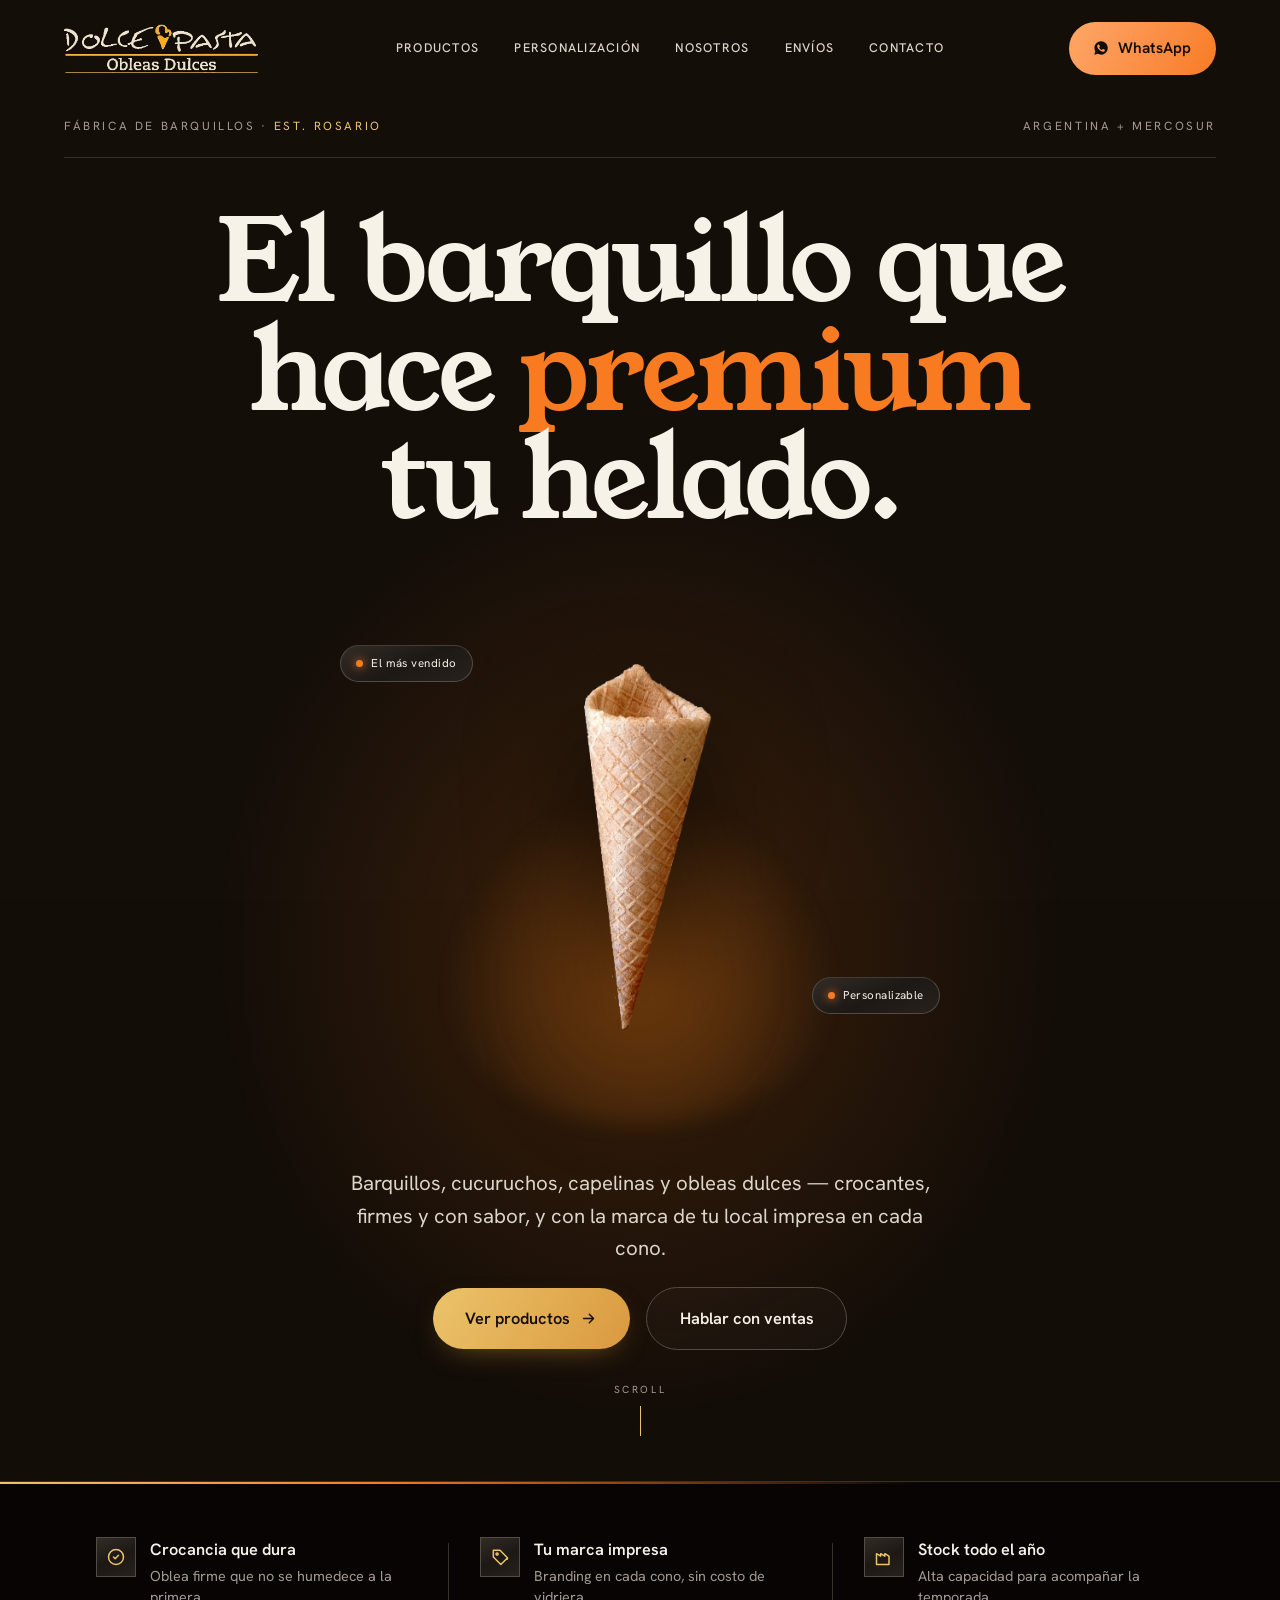
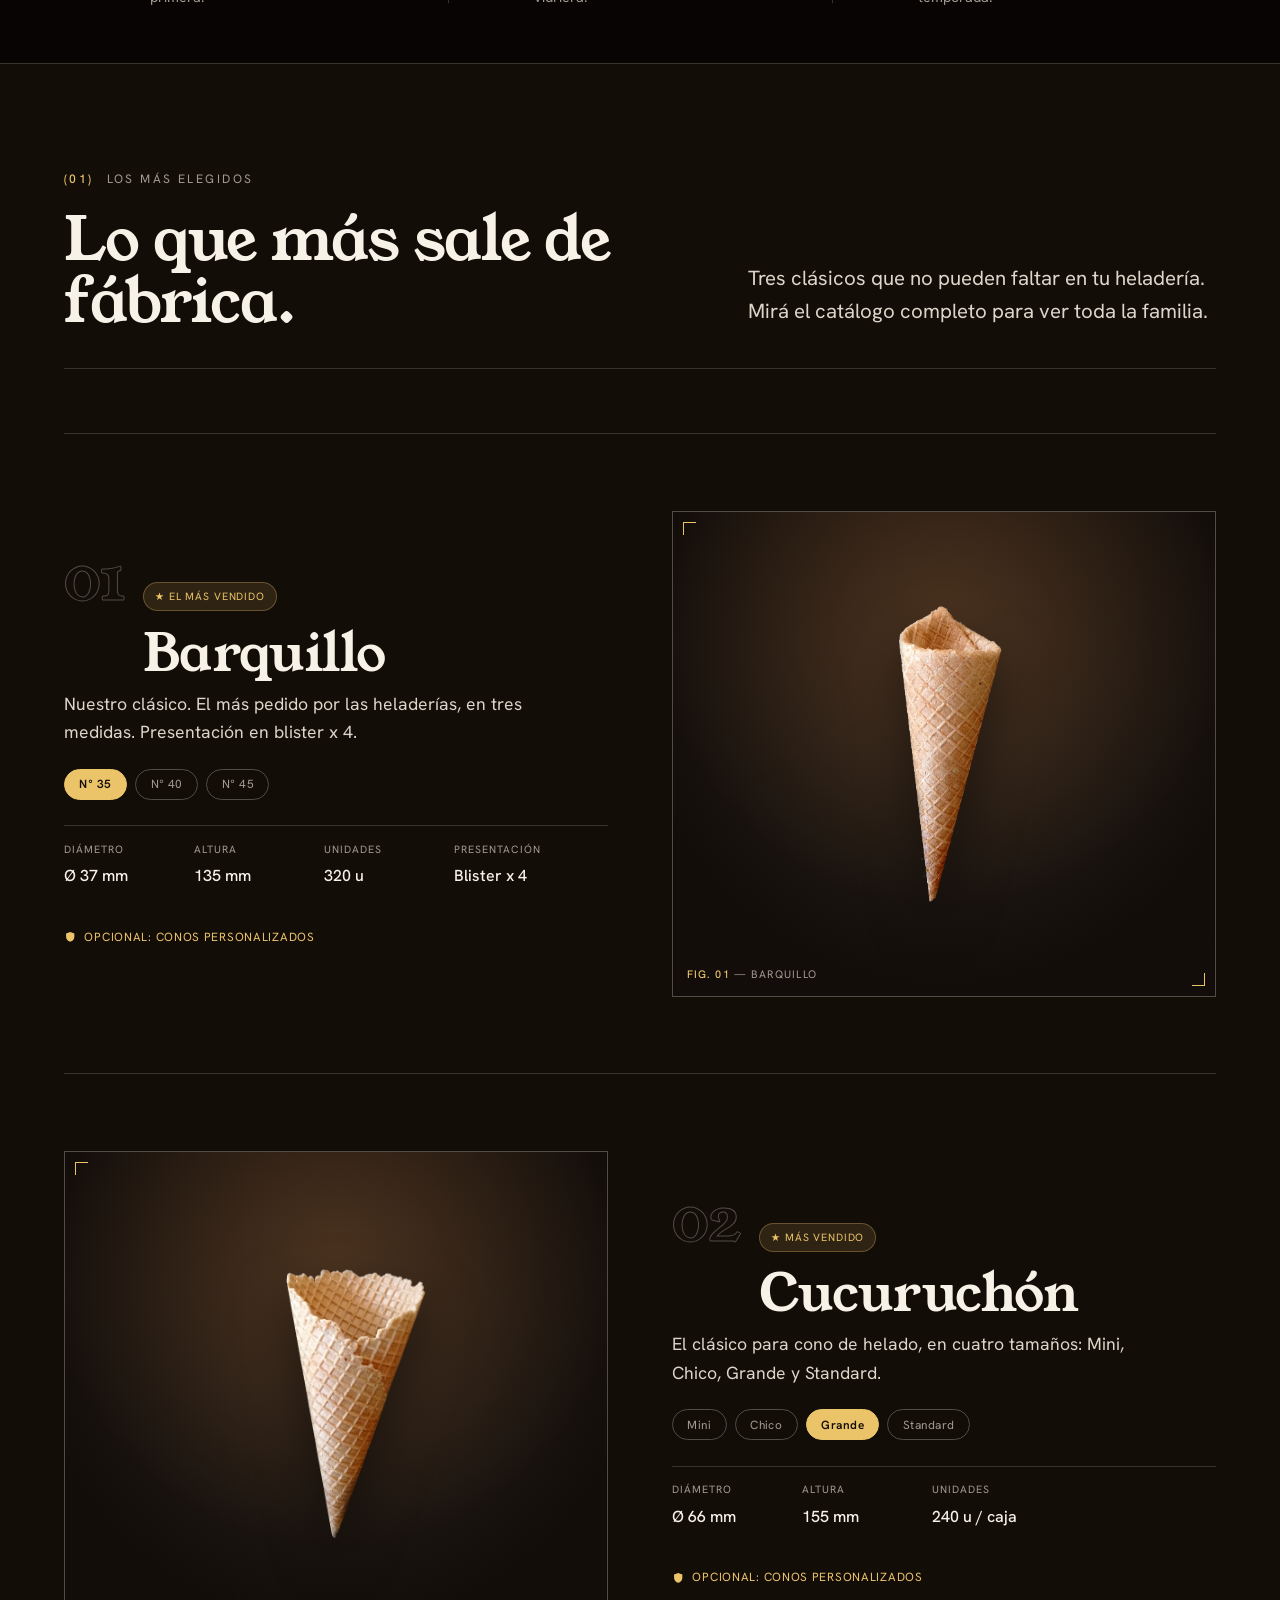
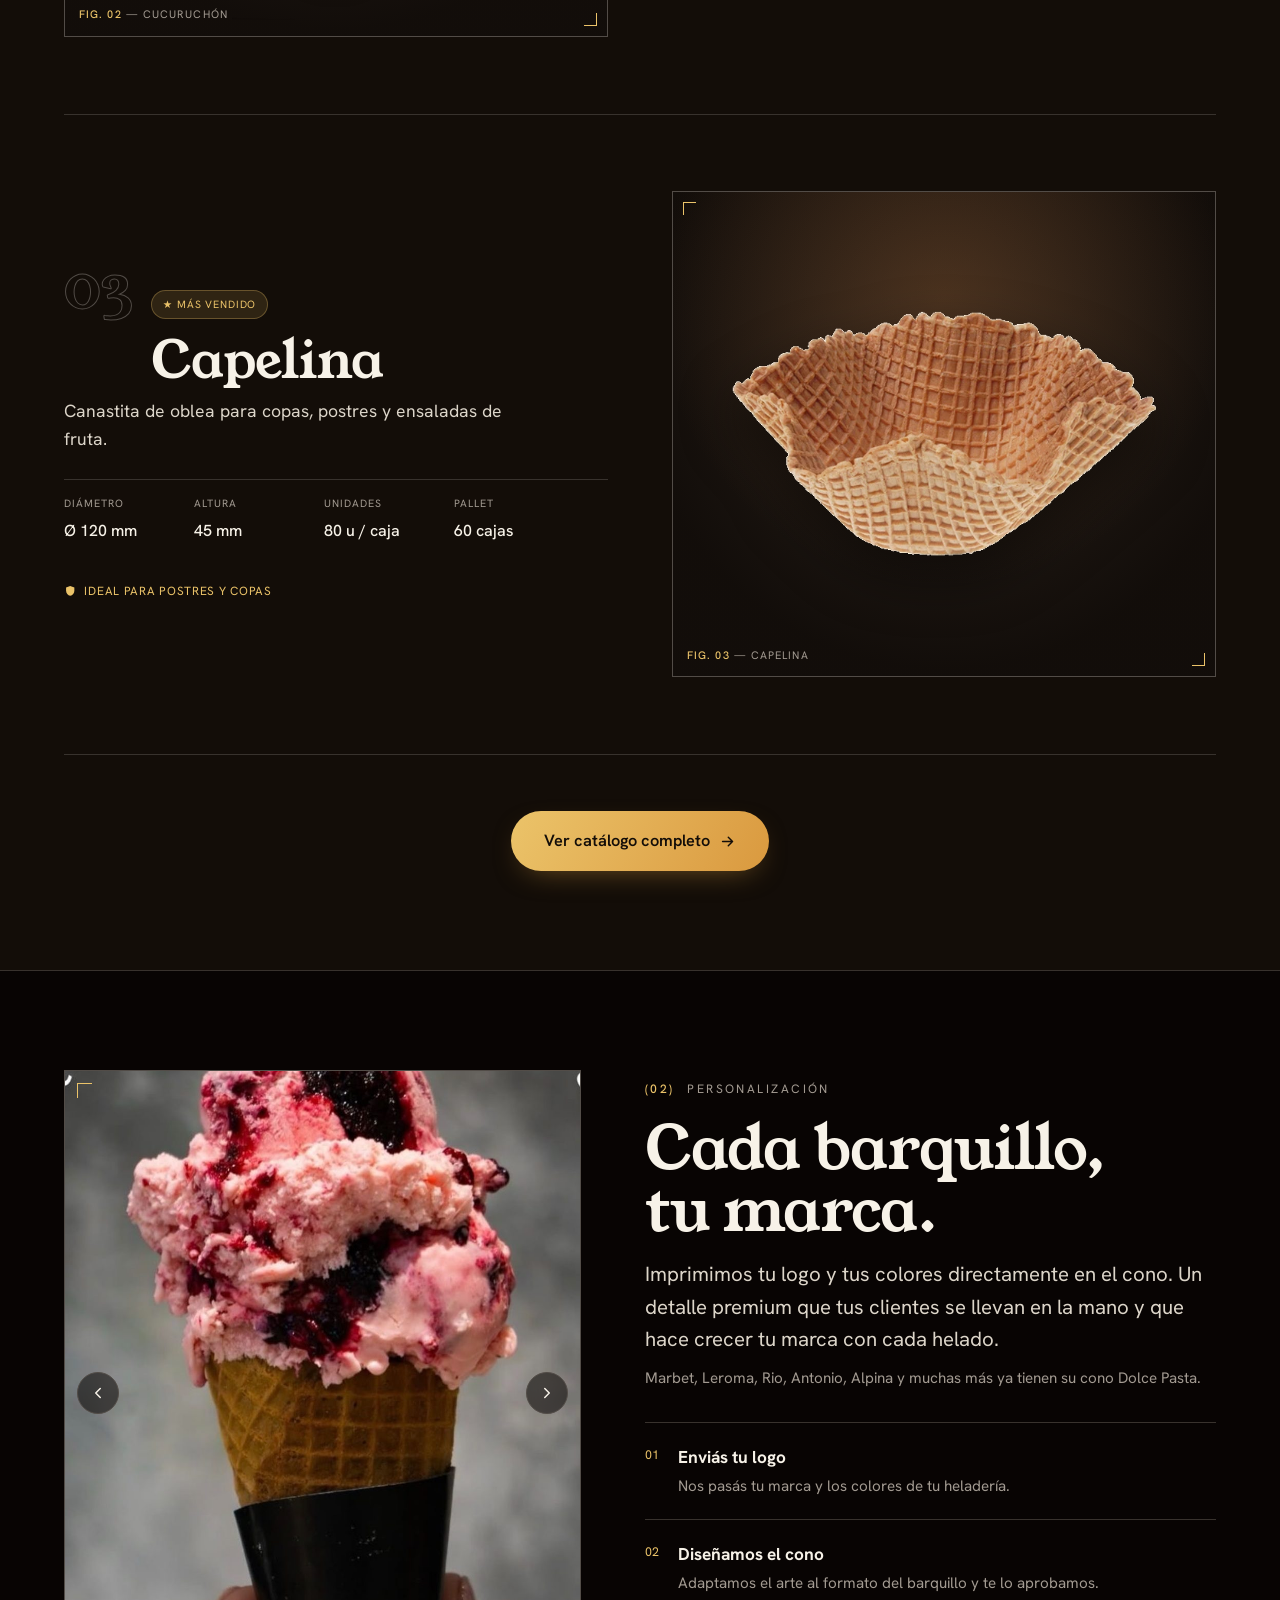
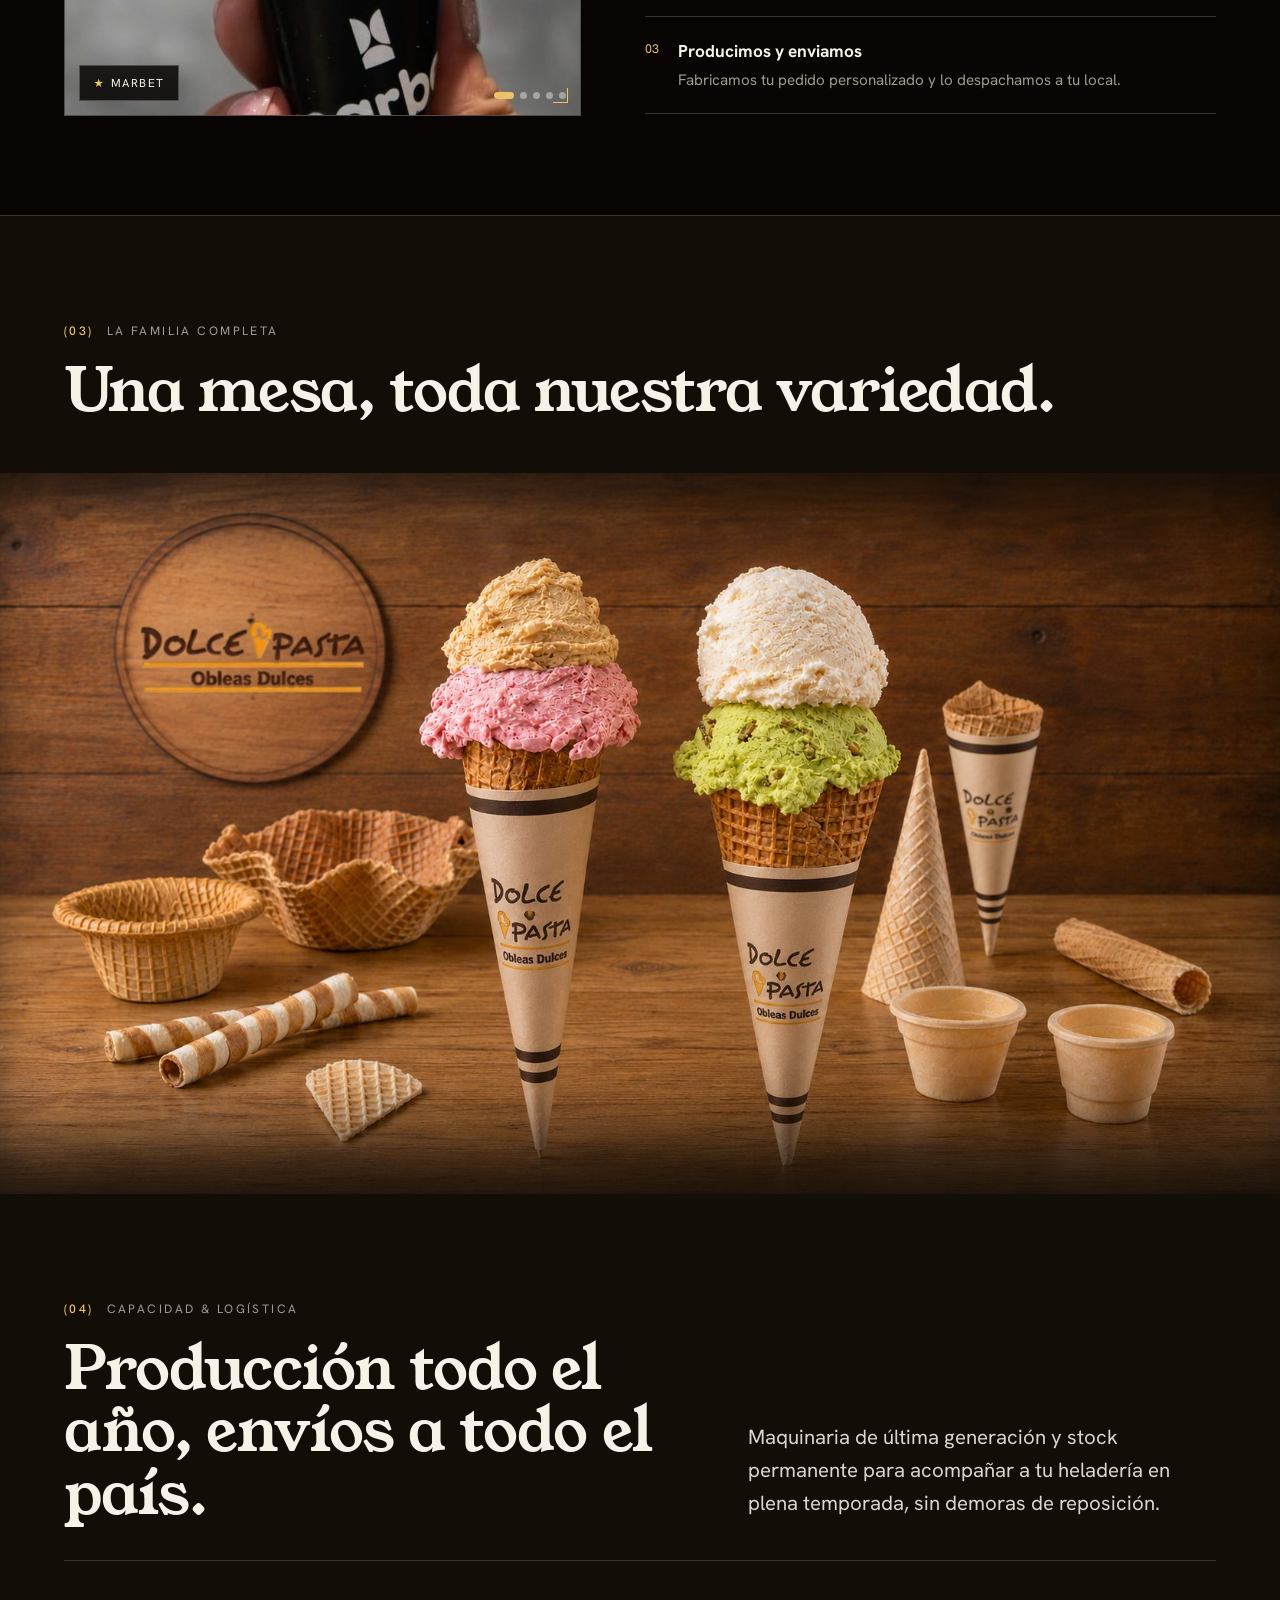
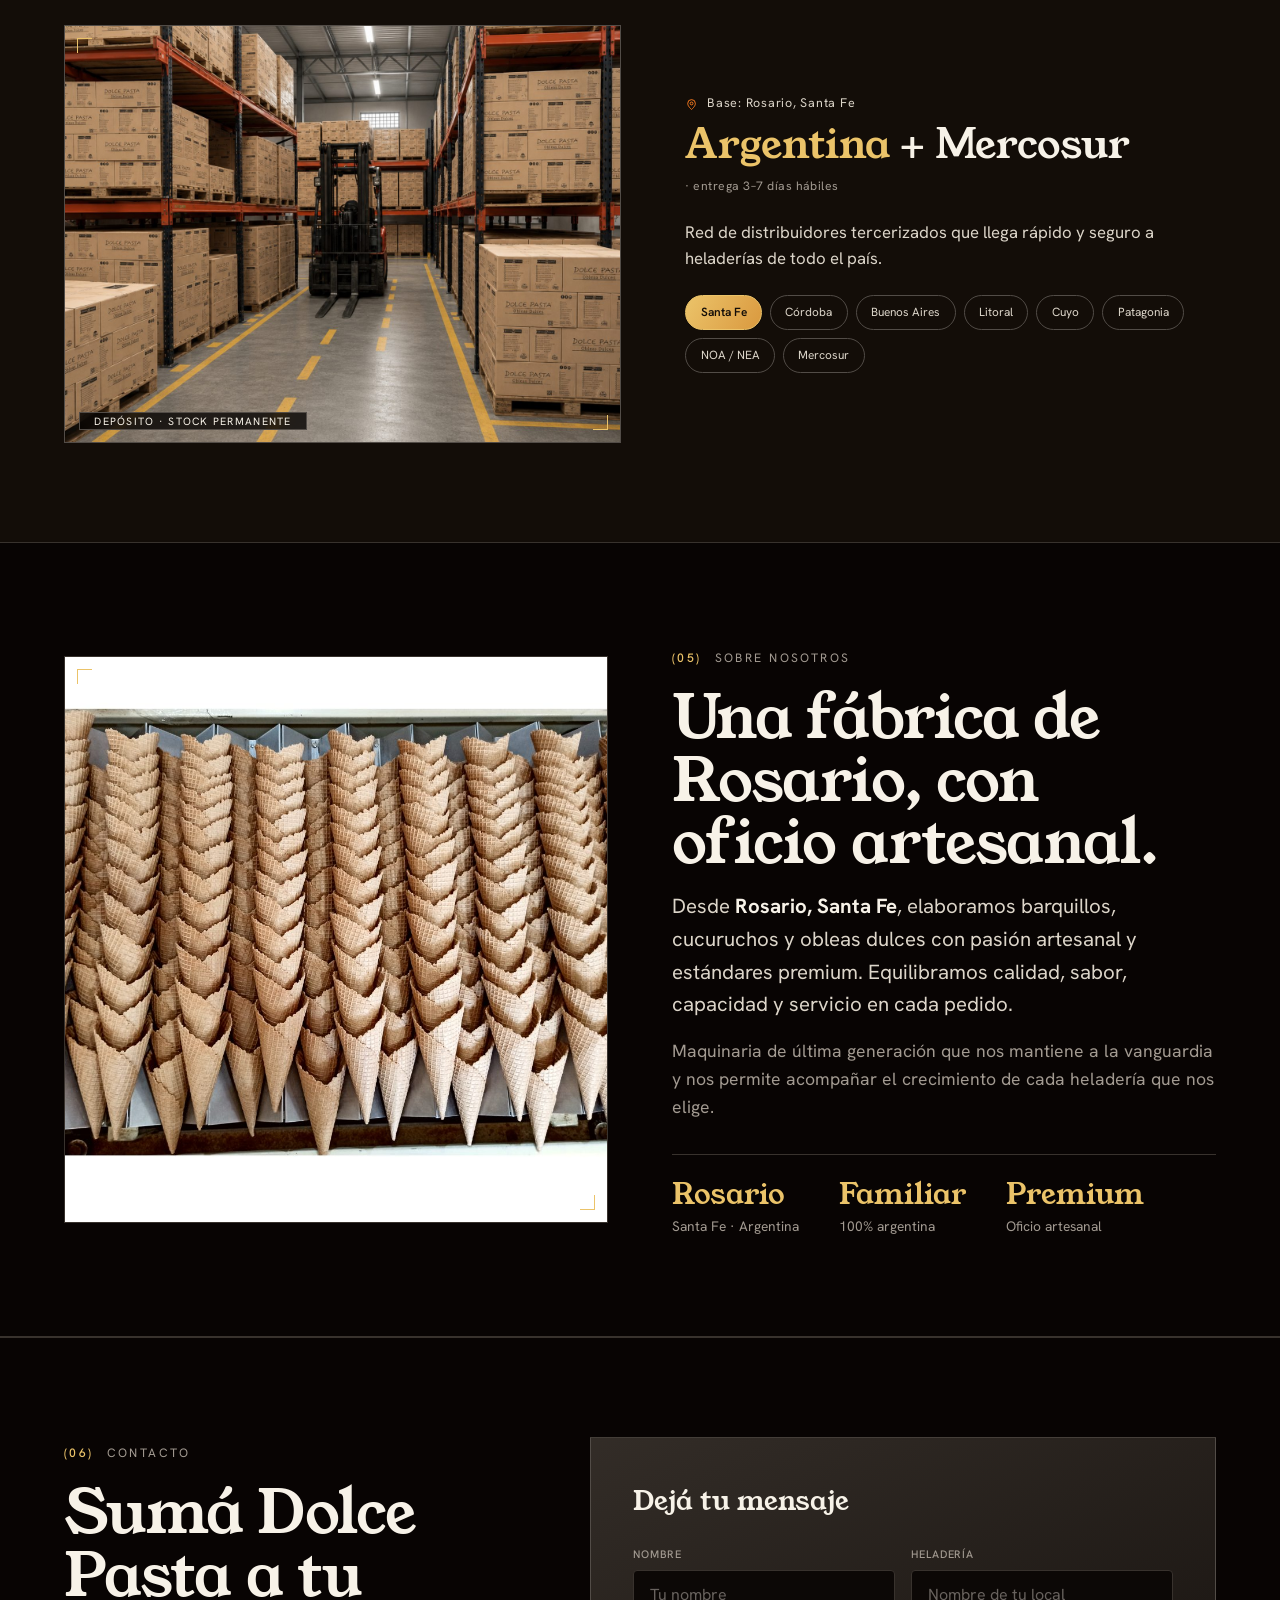
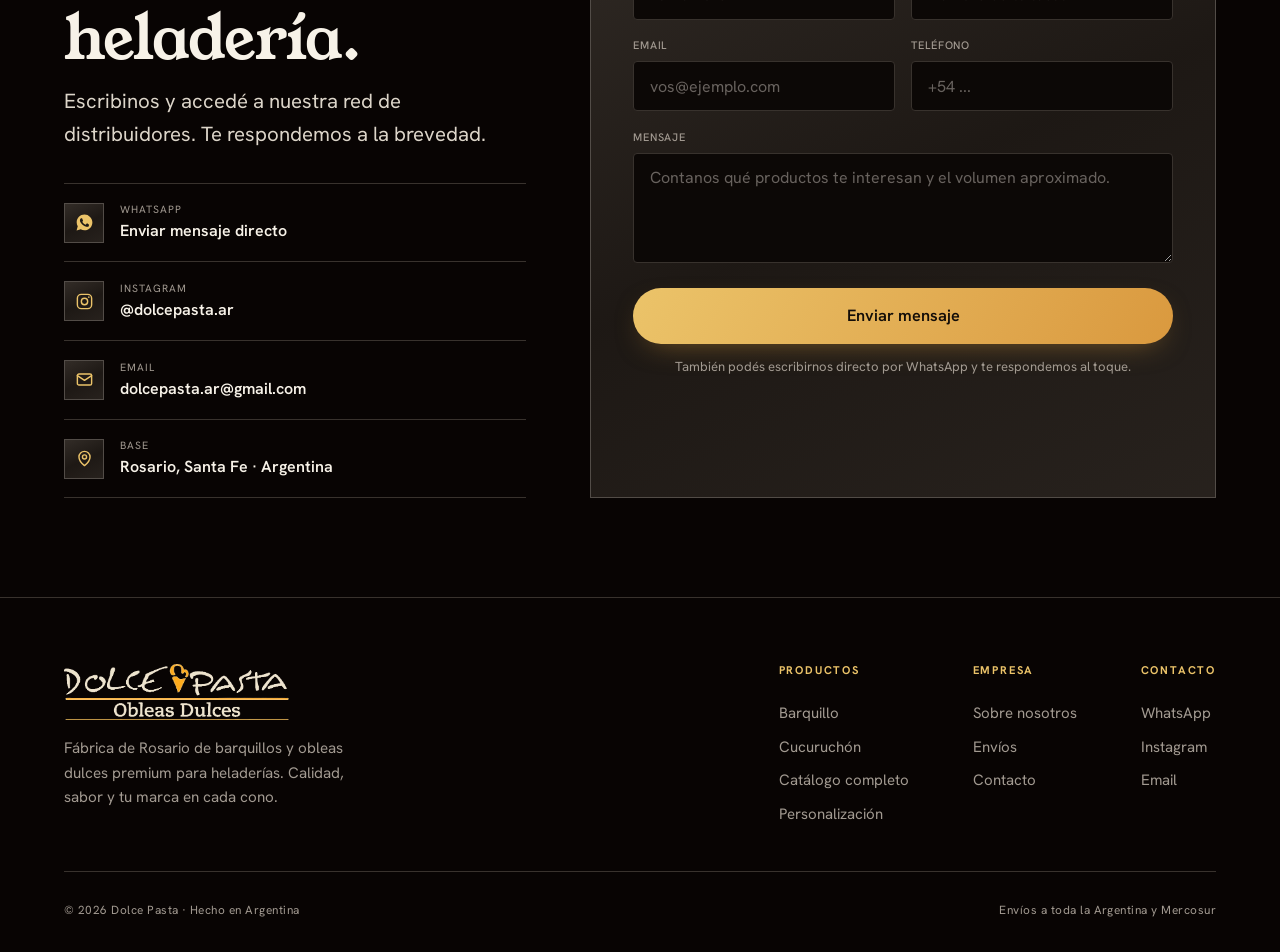
<file: dolce-ar/index.html>
<!DOCTYPE html>
<html lang="es">
<head>
<meta charset="UTF-8" />
<meta name="viewport" content="width=device-width, initial-scale=1" />
<title>Dolce Pasta — Fábrica de barquillos y obleas dulces para heladerías</title>
<meta name="description" content="Fábrica argentina de barquillos, cucuruchos, capelinas y obleas dulces para heladerías. Premium, crocantes y personalizables con tu marca. Base en Rosario. Envíos a toda Argentina y Mercosur." />
<meta name="keywords" content="barquillos, cucuruchos, cucuruchos para heladerías, obleas dulces, capelinas, conos de helado, fábrica de barquillos, barquillos Rosario, cucuruchos personalizados, Dolce Pasta" />
<meta name="author" content="Dolce Pasta" />
<meta name="robots" content="index, follow" />
<link rel="canonical" href="https://www.dolcepasta.com.ar/" />

<meta property="og:type" content="website" />
<meta property="og:site_name" content="Dolce Pasta" />
<meta property="og:locale" content="es_AR" />
<meta property="og:title" content="Dolce Pasta — Barquillos y obleas dulces para heladerías" />
<meta property="og:description" content="Barquillos, cucuruchos, capelinas y obleas dulces premium para heladerías. Personalizables con tu marca. Envíos a toda Argentina y Mercosur." />
<meta property="og:url" content="https://www.dolcepasta.com.ar/" />
<meta property="og:image" content="https://www.dolcepasta.com.ar/assets/familia-dolce-pasta.jpg" />
<meta property="og:image:alt" content="Familia de productos Dolce Pasta: barquillos, cucuruchos con helado, capelinas, cubanones y tacitas" />
<meta name="twitter:card" content="summary_large_image" />
<meta name="twitter:title" content="Dolce Pasta — Barquillos y obleas dulces para heladerías" />
<meta name="twitter:description" content="Barquillos, cucuruchos, capelinas y obleas dulces premium. Personalizables con tu marca." />
<meta name="twitter:image" content="https://www.dolcepasta.com.ar/assets/familia-dolce-pasta.jpg" />

<script type="application/ld+json">
{
  "@context": "https://schema.org",
  "@type": "LocalBusiness",
  "name": "Dolce Pasta",
  "description": "Fábrica argentina de barquillos, cucuruchos, capelinas y obleas dulces para heladerías. Personalizables con tu marca. Envíos a toda Argentina y Mercosur.",
  "image": "https://www.dolcepasta.com.ar/assets/familia-dolce-pasta.jpg",
  "logo": "https://www.dolcepasta.com.ar/assets/logo-dolce-pasta.webp",
  "url": "https://www.dolcepasta.com.ar/",
  "telephone": "+543513125236",
  "email": "dolcepasta.ar@gmail.com",
  "sameAs": [ "https://instagram.com/dolcepasta.ar" ],
  "priceRange": "$$",
  "address": { "@type": "PostalAddress", "addressLocality": "Rosario", "addressRegion": "Santa Fe", "addressCountry": "AR" },
  "areaServed": [ { "@type": "Country", "name": "Argentina" }, { "@type": "Place", "name": "Mercosur" } ],
  "makesOffer": { "@type": "Offer", "itemOffered": { "@type": "Product", "name": "Barquillos, cucuruchos y obleas dulces para heladerías" } }
}
</script>
<meta name="theme-color" content="#161210" />
<link rel="icon" href="assets/favicon.png" />
<link rel="preconnect" href="https://fonts.googleapis.com" />
<link rel="preconnect" href="https://fonts.gstatic.com" crossorigin />
<link rel="preload" as="image" href="assets/barquillo.webp" fetchpriority="high" />
<link href="https://fonts.googleapis.com/css2?family=Hanken+Grotesk:wght@400;500;600;700&family=Young+Serif&display=swap" rel="stylesheet" />
<link rel="stylesheet" href="styles.css" />
</head>
<body>

<!--
  ⚠️ DATOS A CONFIRMAR antes de publicar:
  · Instagram: instagram.com/dolcepasta.ar (cuenta a crear)
  (WhatsApp real: 543513125236 · Email real: dolcepasta.ar@gmail.com)
-->

<!-- ============ NAV ============ -->
<header class="nav" id="nav">
  <div class="wrap nav-inner">
    <a href="#top" class="brand" aria-label="Dolce Pasta — inicio">
      <img class="brand-logo" src="assets/logo-dolce-pasta.webp" alt="Dolce Pasta · Obleas Dulces" style="height:50px;width:auto" />
    </a>
    <nav class="nav-links" id="navLinks">
      <a href="productos.html">Productos</a>
      <a href="#personalizacion">Personalización</a>
      <a href="#nosotros">Nosotros</a>
      <a href="#cobertura">Envíos</a>
      <a href="#contacto">Contacto</a>
    </nav>
    <div class="nav-cta">
      <a href="https://wa.me/543513125236?text=%C2%A1Hola%20Dolce%20Pasta!%20Quer%C3%ADa%20hacer%20una%20consulta%20sobre%20los%20barquillos%20para%20mi%20helader%C3%ADa." target="_blank" rel="noopener" class="btn btn-gold">
        <svg viewBox="0 0 24 24" fill="currentColor"><path d="M12.04 2C6.58 2 2.13 6.45 2.13 11.91c0 1.75.46 3.45 1.32 4.95L2 22l5.25-1.38a9.9 9.9 0 0 0 4.79 1.22h.01c5.46 0 9.91-4.45 9.91-9.91 0-2.65-1.03-5.14-2.9-7.01A9.82 9.82 0 0 0 12.04 2Zm5.8 14.13c-.25.69-1.45 1.32-1.99 1.36-.53.05-1.03.24-3.48-.73-2.93-1.16-4.8-4.15-4.95-4.34-.14-.19-1.18-1.57-1.18-3 0-1.42.75-2.12 1.01-2.41.26-.29.57-.36.76-.36.19 0 .38 0 .54.01.18.01.41-.07.64.49.25.6.84 2.07.91 2.22.07.15.12.32.02.51-.09.19-.14.31-.28.48-.14.17-.29.37-.42.5-.14.14-.28.29-.12.57.16.28.71 1.17 1.53 1.9 1.05.93 1.94 1.22 2.22 1.36.28.14.44.12.6-.07.16-.19.69-.81.88-1.09.18-.28.37-.23.62-.14.25.09 1.61.76 1.89.9.28.14.46.21.53.32.07.12.07.66-.18 1.34Z"/></svg>
        WhatsApp
      </a>
    </div>
    <button class="nav-toggle" id="navToggle" aria-label="Menú"><span></span><span></span><span></span></button>
  </div>
</header>

<main id="top">
<!-- ============ HERO — tapa editorial ============ -->
<section class="hero" data-screen-label="Hero">
  <div class="wrap">
    <div class="hero-meta">
      <span class="meta">Fábrica de barquillos · <span class="gold">Est. Rosario</span></span>
      <span class="meta">Argentina + Mercosur</span>
    </div>
    <h1 class="hero-headline-full reveal">El barquillo que hace <em>premium</em> tu helado.</h1>
    <div class="hero-center reveal-scale" style="--d:.18s">
      <span class="glow" aria-hidden="true"></span>
      <img src="assets/barquillo.webp" width="533" height="1300" fetchpriority="high" decoding="async" alt="Barquillo N°40 Dolce Pasta, el más vendido" />
      <div class="hero-chip chip-a"><span class="dot"></span> El más vendido</div>
      <div class="hero-chip chip-b"><span class="dot"></span> Personalizable</div>
    </div>
    <div class="hero-foot reveal" style="--d:.24s">
      <p class="lead">Barquillos, cucuruchos, capelinas y obleas dulces — crocantes, firmes y con sabor, y con la marca de tu local impresa en cada cono.</p>
      <div class="hero-actions">
        <a href="#destacados" class="btn btn-primary btn-lg">Ver productos
          <svg viewBox="0 0 24 24" fill="none" stroke="currentColor" stroke-width="2"><path d="M5 12h14M13 6l6 6-6 6" stroke-linecap="round" stroke-linejoin="round"/></svg>
        </a>
        <a href="https://wa.me/543513125236?text=%C2%A1Hola%20Dolce%20Pasta!%20Quer%C3%ADa%20hacer%20una%20consulta%20sobre%20los%20barquillos%20para%20mi%20helader%C3%ADa." target="_blank" rel="noopener" class="btn btn-ghost btn-lg">Hablar con ventas</a>
      </div>
    </div>
    <div class="scroll-cue" aria-hidden="true">scroll</div>
  </div>
</section>

<!-- ============ TRUST (banda compacta) ============ -->
<section class="trust" data-screen-label="Por qué">
  <div class="wrap">
    <div class="trust-item reveal">
      <div class="trust-ico"><svg viewBox="0 0 24 24" fill="none" stroke="currentColor" stroke-width="1.8"><path d="M9 12l2 2 4-4" stroke-linecap="round" stroke-linejoin="round"/><circle cx="12" cy="12" r="9"/></svg></div>
      <div><h3>Crocancia que dura</h3><p>Oblea firme que no se humedece a la primera.</p></div>
    </div>
    <div class="trust-item reveal" style="--d:.08s">
      <div class="trust-ico"><svg viewBox="0 0 24 24" fill="none" stroke="currentColor" stroke-width="1.8"><path d="M20.6 13.4 13 21l-9-9V4h8l8.6 8.6a1.4 1.4 0 0 1 0 2Z" stroke-linejoin="round"/><circle cx="8.5" cy="8.5" r="1.3"/></svg></div>
      <div><h3>Tu marca impresa</h3><p>Branding en cada cono, sin costo de vidriera.</p></div>
    </div>
    <div class="trust-item reveal" style="--d:.16s">
      <div class="trust-ico"><svg viewBox="0 0 24 24" fill="none" stroke="currentColor" stroke-width="1.8"><path d="M3 21V8l5 3V8l5 3V8l5 3v10H3Z" stroke-linecap="round" stroke-linejoin="round"/></svg></div>
      <div><h3>Stock todo el año</h3><p>Alta capacidad para acompañar la temporada.</p></div>
    </div>
  </div>
</section>

<!-- ============ DESTACADOS — filas editoriales numeradas ============ -->
<section class="section" id="destacados" data-screen-label="Los más elegidos">
  <div class="wrap">
    <div class="sec-head">
      <div class="sec-head-row">
        <div>
          <span class="sec-label reveal"><span class="n">(01)</span> Los más elegidos</span>
          <h2 class="sec-title reveal" style="--d:.06s">Lo que más sale de fábrica.</h2>
        </div>
        <p class="lead reveal" style="--d:.12s">Tres clásicos que no pueden faltar en tu heladería. Mirá el catálogo completo para ver toda la familia.</p>
      </div>
    </div>

    <div class="catalog">
      <!-- 01 Barquillo -->
      <article class="prod-row reveal">
        <div class="prod-body">
          <div class="prod-head"><span class="prod-num">01</span>
            <div>
              <div class="prod-tags"><span class="tag-star">★ El más vendido</span></div>
              <h3 class="prod-name">Barquillo</h3>
            </div>
          </div>
          <p class="prod-sub">Nuestro clásico. El más pedido por las heladerías, en tres medidas. Presentación en blister x 4.</p>
          <div class="prod-variants" data-variants>
            <button class="variant-pill active" data-d="Ø 37 mm" data-h="135 mm" data-u="320 u" data-desc="El más finito de la línea, N° 35. Ideal para cono simple. Blister x 4.">N° 35</button>
            <button class="variant-pill" data-d="Ø 42 mm" data-h="147 mm" data-u="252 u" data-desc="Medida intermedia, N° 40. La más pedida por las heladerías. Blister x 4.">N° 40</button>
            <button class="variant-pill" data-d="Ø 47 mm" data-h="157 mm" data-u="216 u" data-desc="El más ancho, N° 45. Para porciones generosas. Blister x 4.">N° 45</button>
          </div>
          <div class="spec-strip">
            <div class="spec-cell"><span class="k">Diámetro</span><span class="v" data-spec="d">Ø 37 mm</span></div>
            <div class="spec-cell"><span class="k">Altura</span><span class="v" data-spec="h">135 mm</span></div>
            <div class="spec-cell"><span class="k">Unidades</span><span class="v" data-spec="u">320 u</span></div>
            <div class="spec-cell"><span class="k">Presentación</span><span class="v">Blister x 4</span></div>
          </div>
          <div class="prod-perso"><svg viewBox="0 0 24 24" fill="currentColor"><path d="M12 2 4 5v6c0 5 3.4 8.5 8 10 4.6-1.5 8-5 8-10V5l-8-3Z"/></svg> Opcional: conos personalizados</div>
        </div>
        <div class="prod-media">
          <figure class="plate prod-plate"><span class="glow"></span><img class="tall" src="assets/barquillo.webp" loading="lazy" width="533" height="1300" alt="Barquillo Dolce Pasta" /><figcaption class="fig-tag"><b>Fig. 01</b> — Barquillo</figcaption></figure>
        </div>
      </article>

      <!-- 02 Cucuruchón -->
      <article class="prod-row flip reveal">
        <div class="prod-body">
          <div class="prod-head"><span class="prod-num">02</span>
            <div>
              <div class="prod-tags"><span class="tag-star">★ Más vendido</span></div>
              <h3 class="prod-name">Cucuruchón</h3>
            </div>
          </div>
          <p class="prod-sub">El clásico para cono de helado, en cuatro tamaños: Mini, Chico, Grande y Standard.</p>
          <div class="prod-variants" data-variants>
            <button class="variant-pill" data-d="Ø 56 mm" data-h="130 mm" data-u="320 u / caja" data-desc="El más chico, Mini. Para porciones justas.">Mini</button>
            <button class="variant-pill" data-d="Ø 60 mm" data-h="145 mm" data-u="256 u / caja" data-desc="Tamaño Chico, equilibrado para el día a día.">Chico</button>
            <button class="variant-pill active" data-d="Ø 66 mm" data-h="155 mm" data-u="240 u / caja" data-desc="El clásico Grande, el más elegido para cono de helado.">Grande</button>
            <button class="variant-pill" data-d="Ø 70 mm" data-h="160 mm" data-u="224 u / caja" data-desc="Standard, el más grande. Para porciones generosas.">Standard</button>
          </div>
          <div class="spec-strip">
            <div class="spec-cell"><span class="k">Diámetro</span><span class="v" data-spec="d">Ø 66 mm</span></div>
            <div class="spec-cell"><span class="k">Altura</span><span class="v" data-spec="h">155 mm</span></div>
            <div class="spec-cell"><span class="k">Unidades</span><span class="v" data-spec="u">240 u / caja</span></div>
          </div>
          <div class="prod-perso"><svg viewBox="0 0 24 24" fill="currentColor"><path d="M12 2 4 5v6c0 5 3.4 8.5 8 10 4.6-1.5 8-5 8-10V5l-8-3Z"/></svg> Opcional: conos personalizados</div>
        </div>
        <div class="prod-media">
          <figure class="plate prod-plate"><span class="glow"></span><img class="tall" src="assets/cucurucho.webp" loading="lazy" width="462" height="1000" alt="Cucuruchón Dolce Pasta" /><figcaption class="fig-tag"><b>Fig. 02</b> — Cucuruchón</figcaption></figure>
        </div>
      </article>

      <!-- 03 Capelina -->
      <article class="prod-row reveal">
        <div class="prod-body">
          <div class="prod-head"><span class="prod-num">03</span>
            <div>
              <div class="prod-tags"><span class="tag-star">★ Más vendido</span></div>
              <h3 class="prod-name">Capelina</h3>
            </div>
          </div>
          <p class="prod-sub">Canastita de oblea para copas, postres y ensaladas de fruta.</p>
          <div class="spec-strip">
            <div class="spec-cell"><span class="k">Diámetro</span><span class="v">Ø 120 mm</span></div>
            <div class="spec-cell"><span class="k">Altura</span><span class="v">45 mm</span></div>
            <div class="spec-cell"><span class="k">Unidades</span><span class="v">80 u / caja</span></div>
            <div class="spec-cell"><span class="k">Pallet</span><span class="v">60 cajas</span></div>
          </div>
          <div class="prod-perso"><svg viewBox="0 0 24 24" fill="currentColor"><path d="M12 2 4 5v6c0 5 3.4 8.5 8 10 4.6-1.5 8-5 8-10V5l-8-3Z"/></svg> Ideal para postres y copas</div>
        </div>
        <div class="prod-media">
          <figure class="plate prod-plate"><span class="glow"></span><img class="wide" src="assets/capelina.webp" loading="lazy" width="580" height="406" alt="Capelina Dolce Pasta" /><figcaption class="fig-tag"><b>Fig. 03</b> — Capelina</figcaption></figure>
        </div>
      </article>
    </div>

    <div class="reveal" style="text-align:center;margin-top:clamp(2.5rem,5vw,3.5rem)">
      <a href="productos.html" class="btn btn-primary btn-lg">Ver catálogo completo
        <svg viewBox="0 0 24 24" fill="none" stroke="currentColor" stroke-width="2"><path d="M5 12h14M13 6l6 6-6 6" stroke-linecap="round" stroke-linejoin="round"/></svg>
      </a>
    </div>
  </div>
</section>

<!-- ============ PERSONALIZACIÓN ============ -->
<section class="section custom" id="personalizacion" data-screen-label="Personalización">
  <div class="wrap custom-grid">
    <figure class="custom-media reveal-scale">
      <div class="cl" id="cl-clientes">
        <div class="cl-track">
          <div class="cl-slide"><img src="assets/cliente-marbet.jpg" loading="lazy" width="1000" height="1250" alt="Cono personalizado de la heladería Marbet" /><span class="cl-brand"><span class="star">★</span> Marbet</span></div>
          <div class="cl-slide"><img src="assets/cliente-leroma.jpg" loading="lazy" width="1000" height="1250" alt="Cono personalizado de la heladería Leroma" /><span class="cl-brand"><span class="star">★</span> Leroma</span></div>
          <div class="cl-slide"><img src="assets/cliente-rio.jpg" loading="lazy" width="1000" height="1250" alt="Conos personalizados de la heladería Rio" /><span class="cl-brand"><span class="star">★</span> Rio</span></div>
          <div class="cl-slide"><img src="assets/cliente-antonio.jpg" loading="lazy" width="1000" height="1250" alt="Cono personalizado de la heladería Antonio" /><span class="cl-brand"><span class="star">★</span> Antonio</span></div>
          <div class="cl-slide"><img src="assets/cliente-alpina.jpg" loading="lazy" width="1000" height="1250" alt="Conos personalizados de la heladería Alpina" /><span class="cl-brand"><span class="star">★</span> Alpina</span></div>
        </div>
        <button class="cl-arrow prev" aria-label="Anterior"><svg viewBox="0 0 24 24" fill="none" stroke="currentColor" stroke-width="2"><path d="M15 6l-6 6 6 6" stroke-linecap="round" stroke-linejoin="round"/></svg></button>
        <button class="cl-arrow next" aria-label="Siguiente"><svg viewBox="0 0 24 24" fill="none" stroke="currentColor" stroke-width="2"><path d="M9 6l6 6-6 6" stroke-linecap="round" stroke-linejoin="round"/></svg></button>
        <div class="cl-dots"></div>
      </div>
    </figure>
    <div class="custom-copy">
      <span class="sec-label reveal"><span class="n">(02)</span> Personalización</span>
      <h2 class="sec-title reveal" style="--d:.06s;margin-top:1rem">Cada barquillo, tu&nbsp;marca.</h2>
      <p class="lead reveal" style="--d:.12s;margin-top:1rem">Imprimimos tu logo y tus colores directamente en el cono. Un detalle premium que tus clientes se llevan en la mano y que hace crecer tu marca con cada helado.</p>
      <p class="reveal" style="--d:.15s;color:var(--muted);margin-top:0.6rem;font-size:0.95rem">Marbet, Leroma, Rio, Antonio, Alpina y muchas más ya tienen su cono Dolce Pasta.</p>
      <div class="steps">
        <div class="step reveal" style="--d:.16s"><div class="step-num">01</div><div><h4>Enviás tu logo</h4><p>Nos pasás tu marca y los colores de tu heladería.</p></div></div>
        <div class="step reveal" style="--d:.22s"><div class="step-num">02</div><div><h4>Diseñamos el cono</h4><p>Adaptamos el arte al formato del barquillo y te lo aprobamos.</p></div></div>
        <div class="step reveal" style="--d:.28s"><div class="step-num">03</div><div><h4>Producimos y enviamos</h4><p>Fabricamos tu pedido personalizado y lo despachamos a tu local.</p></div></div>
      </div>
    </div>
  </div>
</section>

<!-- ============ FAMILIA full-bleed ============ -->
<section class="fam-banner" data-screen-label="Familia de productos">
  <div class="fam-head">
    <span class="sec-label reveal"><span class="n">(03)</span> La familia completa</span>
    <h2 class="sec-title reveal" style="--d:.06s;margin-top:1rem">Una mesa, toda nuestra variedad.</h2>
  </div>
  <figure class="fam-figure reveal-scale" style="--d:.1s">
    <img src="assets/familia-dolce-pasta.jpg" loading="lazy" width="1672" height="941" decoding="async" alt="Familia completa de productos Dolce Pasta: barquillos, cucuruchones con helado, capelinas, cubanón, dolce rolly y tacitas sobre una mesa de madera" />
  </figure>
</section>

<!-- ============ CAPACIDAD + ENVÍOS ============ -->
<section class="section" id="cobertura" data-screen-label="Capacidad y envíos">
  <div class="wrap">
    <div class="sec-head">
      <div class="sec-head-row">
        <div>
          <span class="sec-label reveal"><span class="n">(04)</span> Capacidad &amp; logística</span>
          <h2 class="sec-title reveal" style="--d:.06s">Producción todo el año, envíos a todo el país.</h2>
        </div>
        <p class="lead reveal" style="--d:.12s">Maquinaria de última generación y stock permanente para acompañar a tu heladería en plena temporada, sin demoras de reposición.</p>
      </div>
    </div>
    <div class="cap-grid">
      <figure class="cap-photo reveal-scale">
        <img src="assets/deposito-dolce-pasta.jpg" loading="lazy" width="1400" height="1050" decoding="async" alt="Depósito de Dolce Pasta: pallets de cajas de obleas dulces en estanterías y autoelevador en operación" />
        <figcaption class="dep-tag">Depósito · stock permanente</figcaption>
      </figure>
      <div class="cap-copy">
        <div class="cover-base"><svg viewBox="0 0 24 24" fill="none" stroke="currentColor" stroke-width="1.8"><path d="M12 21s7-5.6 7-11a7 7 0 1 0-14 0c0 5.4 7 11 7 11Z" stroke-linejoin="round"/><circle cx="12" cy="10" r="2.6"/></svg> Base: Rosario, Santa Fe</div>
        <div class="cover-line"><span class="big"><em>Argentina</em> + Mercosur</span><span class="tail">· entrega 3–7 días hábiles</span></div>
        <p class="lead reveal" style="--d:.12s;margin-top:1.4rem;font-size:1.05rem">Red de distribuidores tercerizados que llega rápido y seguro a heladerías de todo el país.</p>
        <div class="map-regions">
          <span class="region-pill hl">Santa Fe</span>
          <span class="region-pill">Córdoba</span>
          <span class="region-pill">Buenos Aires</span>
          <span class="region-pill">Litoral</span>
          <span class="region-pill">Cuyo</span>
          <span class="region-pill">Patagonia</span>
          <span class="region-pill">NOA / NEA</span>
          <span class="region-pill">Mercosur</span>
        </div>
      </div>
    </div>
  </div>
</section>

<!-- ============ SOBRE NOSOTROS ============ -->
<section class="section custom" id="nosotros" data-screen-label="Sobre nosotros">
  <div class="wrap about-grid">
    <div class="about-media reveal-scale" style="--d:.1s">
      <img src="assets/fabrica.jpg" loading="lazy" width="1300" height="976" decoding="async" alt="Barquillos y obleas recién salidos de la máquina en la fábrica Dolce Pasta" />
    </div>
    <div class="about-copy">
      <span class="sec-label reveal"><span class="n">(05)</span> Sobre nosotros</span>
      <h2 class="sec-title reveal" style="--d:.06s;margin-top:1rem">Una fábrica de Rosario, con oficio artesanal.</h2>
      <p class="lead reveal" style="--d:.12s;margin-top:1rem">Desde <strong style="color:var(--cream)">Rosario, Santa Fe</strong>, elaboramos barquillos, cucuruchos y obleas dulces con pasión artesanal y estándares premium. Equilibramos calidad, sabor, capacidad y servicio en cada pedido.</p>
      <p class="reveal" style="--d:.18s;color:var(--muted);margin-top:1rem;max-width:60ch">Maquinaria de última generación que nos mantiene a la vanguardia y nos permite acompañar el crecimiento de cada heladería que nos elige.</p>
      <div class="about-stat-row reveal" style="--d:.24s">
        <div class="about-stat"><div class="n">Rosario</div><div class="l">Santa Fe · Argentina</div></div>
        <div class="about-stat"><div class="n">Familiar</div><div class="l">100% argentina</div></div>
        <div class="about-stat"><div class="n">Premium</div><div class="l">Oficio artesanal</div></div>
      </div>
    </div>
  </div>
</section>

<!-- ============ CONTACTO ============ -->
<section class="section contact" id="contacto" data-screen-label="Contacto">
  <div class="wrap contact-grid">
    <div class="contact-info">
      <span class="sec-label reveal"><span class="n">(06)</span> Contacto</span>
      <h2 class="sec-title reveal" style="--d:.06s;margin-top:1rem">Sumá Dolce Pasta a tu heladería.</h2>
      <p class="lead reveal" style="--d:.12s;margin-top:1rem">Escribinos y accedé a nuestra red de distribuidores. Te respondemos a la brevedad.</p>
      <div class="contact-channels">
        <a href="https://wa.me/543513125236?text=%C2%A1Hola%20Dolce%20Pasta!%20Quer%C3%ADa%20hacer%20una%20consulta%20sobre%20los%20barquillos%20para%20mi%20helader%C3%ADa." target="_blank" rel="noopener" class="channel reveal" style="--d:.16s">
          <div class="channel-ico"><svg viewBox="0 0 24 24" fill="currentColor"><path d="M12.04 2C6.58 2 2.13 6.45 2.13 11.91c0 1.75.46 3.45 1.32 4.95L2 22l5.25-1.38a9.9 9.9 0 0 0 4.79 1.22h.01c5.46 0 9.91-4.45 9.91-9.91 0-2.65-1.03-5.14-2.9-7.01A9.82 9.82 0 0 0 12.04 2Zm5.8 14.13c-.25.69-1.45 1.32-1.99 1.36-.53.05-1.03.24-3.48-.73-2.93-1.16-4.8-4.15-4.95-4.34-.14-.19-1.18-1.57-1.18-3 0-1.42.75-2.12 1.01-2.41.26-.29.57-.36.76-.36.19 0 .38 0 .54.01.18.01.41-.07.64.49.25.6.84 2.07.91 2.22.07.15.12.32.02.51-.09.19-.14.31-.28.48-.14.17-.29.37-.42.5-.14.14-.28.29-.12.57.16.28.71 1.17 1.53 1.9 1.05.93 1.94 1.22 2.22 1.36.28.14.44.12.6-.07.16-.19.69-.81.88-1.09.18-.28.37-.23.62-.14.25.09 1.61.76 1.89.9.28.14.46.21.53.32.07.12.07.66-.18 1.34Z"/></svg></div>
          <div><div class="k">WhatsApp</div><div class="v">Enviar mensaje directo</div></div>
        </a>
        <a href="https://instagram.com/dolcepasta.ar" target="_blank" rel="noopener" class="channel reveal" style="--d:.22s">
          <div class="channel-ico"><svg viewBox="0 0 24 24" fill="none" stroke="currentColor" stroke-width="1.8"><rect x="3" y="3" width="18" height="18" rx="5"/><circle cx="12" cy="12" r="4"/><circle cx="17.5" cy="6.5" r="1" fill="currentColor" stroke="none"/></svg></div>
          <div><div class="k">Instagram</div><div class="v">@dolcepasta.ar</div></div>
        </a>
        <a href="mailto:dolcepasta.ar@gmail.com" class="channel reveal" style="--d:.28s">
          <div class="channel-ico"><svg viewBox="0 0 24 24" fill="none" stroke="currentColor" stroke-width="1.8"><rect x="3" y="5" width="18" height="14" rx="2"/><path d="m3 7 9 6 9-6" stroke-linecap="round" stroke-linejoin="round"/></svg></div>
          <div><div class="k">Email</div><div class="v">dolcepasta.ar@gmail.com</div></div>
        </a>
        <div class="channel reveal" style="--d:.34s">
          <div class="channel-ico"><svg viewBox="0 0 24 24" fill="none" stroke="currentColor" stroke-width="1.8"><path d="M12 21s7-5.6 7-11a7 7 0 1 0-14 0c0 5.4 7 11 7 11Z" stroke-linejoin="round"/><circle cx="12" cy="10" r="2.6"/></svg></div>
          <div><div class="k">Base</div><div class="v">Rosario, Santa Fe · Argentina</div></div>
        </div>
      </div>
    </div>
    <div class="form-card reveal-scale" style="--d:.1s">
      <h3>Dejá tu mensaje</h3>
      <form id="contactForm" name="contacto" method="POST" data-netlify="true" netlify-honeypot="bot-field">
        <input type="hidden" name="form-name" value="contacto" />
        <p style="display:none"><label>No completar: <input name="bot-field" /></label></p>
        <div class="field-row">
          <div class="field"><label for="f-nombre">Nombre</label><input id="f-nombre" name="nombre" type="text" required placeholder="Tu nombre" /></div>
          <div class="field"><label for="f-hela">Heladería</label><input id="f-hela" name="heladeria" type="text" placeholder="Nombre de tu local" /></div>
        </div>
        <div class="field-row">
          <div class="field"><label for="f-email">Email</label><input id="f-email" name="email" type="email" required placeholder="vos@ejemplo.com" /></div>
          <div class="field"><label for="f-tel">Teléfono</label><input id="f-tel" name="telefono" type="tel" placeholder="+54 ..." /></div>
        </div>
        <div class="field"><label for="f-msg">Mensaje</label><textarea id="f-msg" name="mensaje" placeholder="Contanos qué productos te interesan y el volumen aproximado."></textarea></div>
        <button type="submit" class="btn btn-primary btn-lg" style="width:100%;justify-content:center">Enviar mensaje</button>
        <p class="form-note">También podés escribirnos directo por WhatsApp y te respondemos al toque.</p>
      </form>
      <div class="form-ok" id="formOk">¡Gracias! Recibimos tu mensaje. Te contactamos a la brevedad. 🍦</div>
    </div>
  </div>
</section>
</main>

<!-- ============ FOOTER ============ -->
<footer class="footer">
  <div class="wrap">
    <div class="footer-top">
      <div style="max-width:320px">
        <img src="assets/logo-dolce-pasta.webp" loading="lazy" alt="Dolce Pasta · Obleas Dulces" style="height:58px;width:auto;margin-bottom:1rem" />
        <p style="font-size:.95rem;line-height:1.6">Fábrica de Rosario de barquillos y obleas dulces premium para heladerías. Calidad, sabor y tu marca en cada cono.</p>
      </div>
      <div class="footer-cols">
        <div class="footer-col">
          <h5>Productos</h5>
          <a href="#destacados">Barquillo</a>
          <a href="#destacados">Cucuruchón</a>
          <a href="productos.html">Catálogo completo</a>
          <a href="#personalizacion">Personalización</a>
        </div>
        <div class="footer-col">
          <h5>Empresa</h5>
          <a href="#nosotros">Sobre nosotros</a>
          <a href="#cobertura">Envíos</a>
          <a href="#contacto">Contacto</a>
        </div>
        <div class="footer-col">
          <h5>Contacto</h5>
          <a href="https://wa.me/543513125236?text=%C2%A1Hola%20Dolce%20Pasta!%20Quer%C3%ADa%20hacer%20una%20consulta%20sobre%20los%20barquillos%20para%20mi%20helader%C3%ADa." target="_blank" rel="noopener">WhatsApp</a>
          <a href="https://instagram.com/dolcepasta.ar" target="_blank" rel="noopener">Instagram</a>
          <a href="mailto:dolcepasta.ar@gmail.com">Email</a>
        </div>
      </div>
    </div>
    <div class="footer-bottom">
      <span>© <span id="year"></span> Dolce Pasta · Hecho en Argentina</span>
      <span>Envíos a toda la Argentina y Mercosur</span>
    </div>
  </div>
</footer>

<!-- ============ WHATSAPP FLOTANTE (móvil) ============ -->
<a class="wa-fab" href="https://wa.me/543513125236?text=%C2%A1Hola%20Dolce%20Pasta!%20Quer%C3%ADa%20hacer%20una%20consulta%20sobre%20los%20barquillos%20para%20mi%20helader%C3%ADa." target="_blank" rel="noopener" aria-label="Escribinos por WhatsApp">
  <svg viewBox="0 0 24 24" fill="currentColor"><path d="M12.04 2C6.58 2 2.13 6.45 2.13 11.91c0 1.75.46 3.45 1.32 4.95L2 22l5.25-1.38a9.9 9.9 0 0 0 4.79 1.22h.01c5.46 0 9.91-4.45 9.91-9.91 0-2.65-1.03-5.14-2.9-7.01A9.82 9.82 0 0 0 12.04 2Zm5.8 14.13c-.25.69-1.45 1.32-1.99 1.36-.53.05-1.03.24-3.48-.73-2.93-1.16-4.8-4.15-4.95-4.34-.14-.19-1.18-1.57-1.18-3 0-1.42.75-2.12 1.01-2.41.26-.29.57-.36.76-.36.19 0 .38 0 .54.01.18.01.41-.07.64.49.25.6.84 2.07.91 2.22.07.15.12.32.02.51-.09.19-.14.31-.28.48-.14.17-.29.37-.42.5-.14.14-.28.29-.12.57.16.28.71 1.17 1.53 1.9 1.05.93 1.94 1.22 2.22 1.36.28.14.44.12.6-.07.16-.19.69-.81.88-1.09.18-.28.37-.23.62-.14.25.09 1.61.76 1.89.9.28.14.46.21.53.32.07.12.07.66-.18 1.34Z"/></svg>
</a>

<!-- Formulario oculto para que Netlify registre "consulta-whatsapp" al publicar.
     Lo completa y envía script.js desde el cuestionario que se abre antes de WhatsApp. -->
<form name="consulta-whatsapp" data-netlify="true" netlify-honeypot="bot-field" hidden>
  <input type="hidden" name="form-name" value="consulta-whatsapp" />
  <input name="bot-field" />
  <input name="tipo" />
  <input name="locales" />
  <input name="nombre" />
  <input name="negocio" />
  <input name="provincia" />
  <input name="localidad" />
  <input name="productos" />
  <textarea name="consulta"></textarea>
</form>

<script src="script.js"></script>
</body>
</html>
</file>
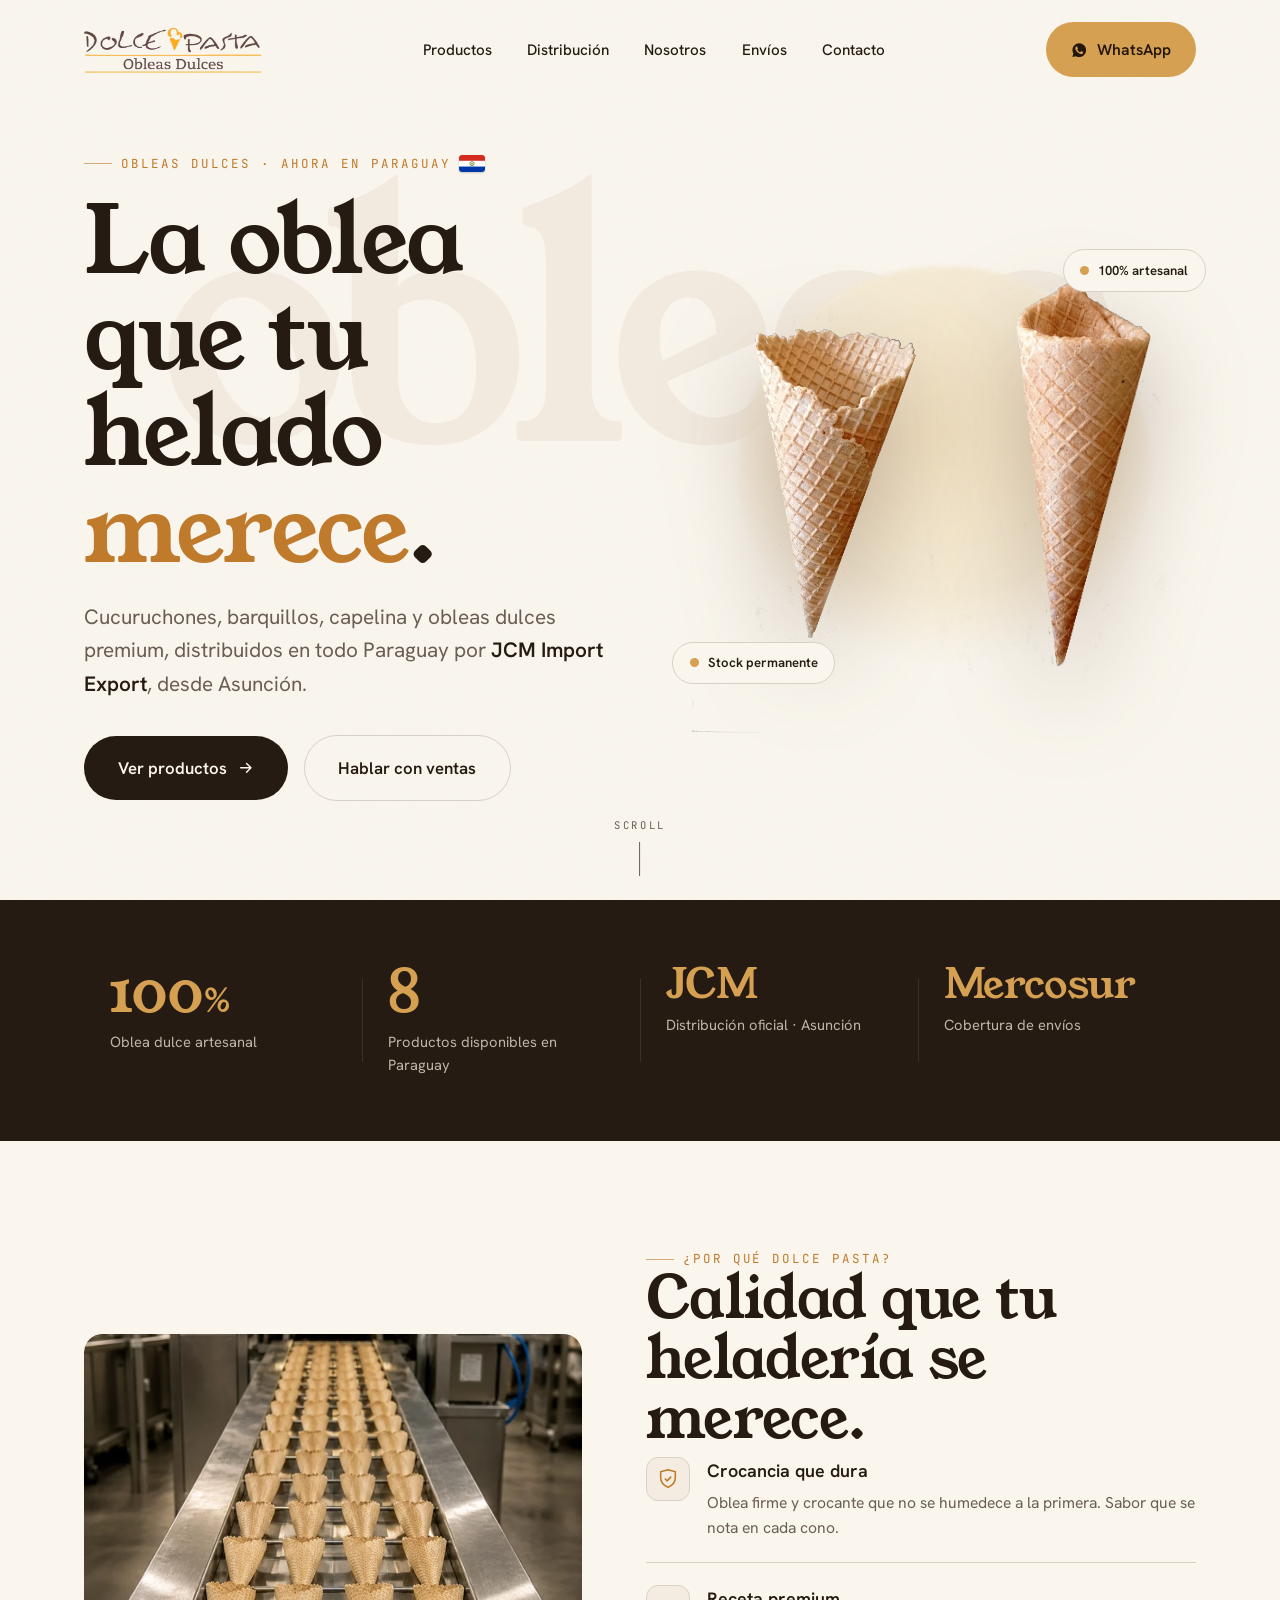
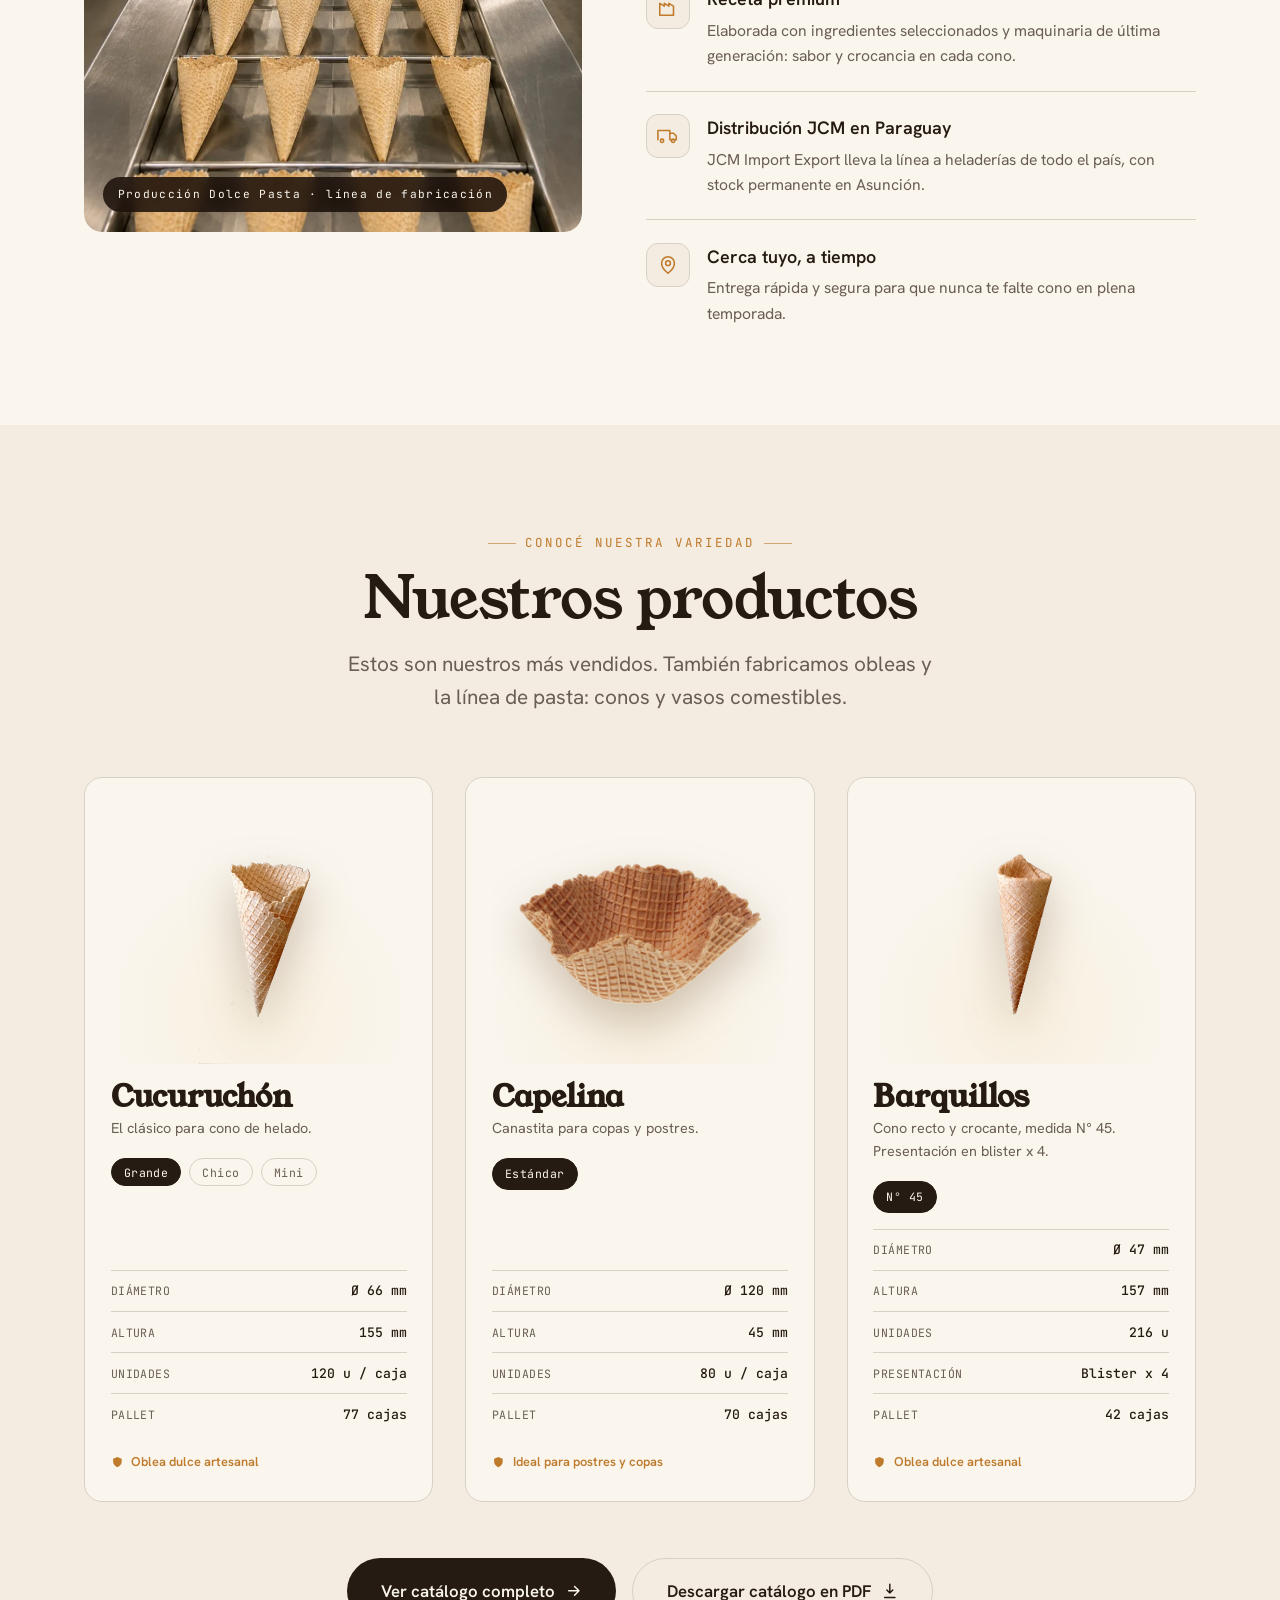
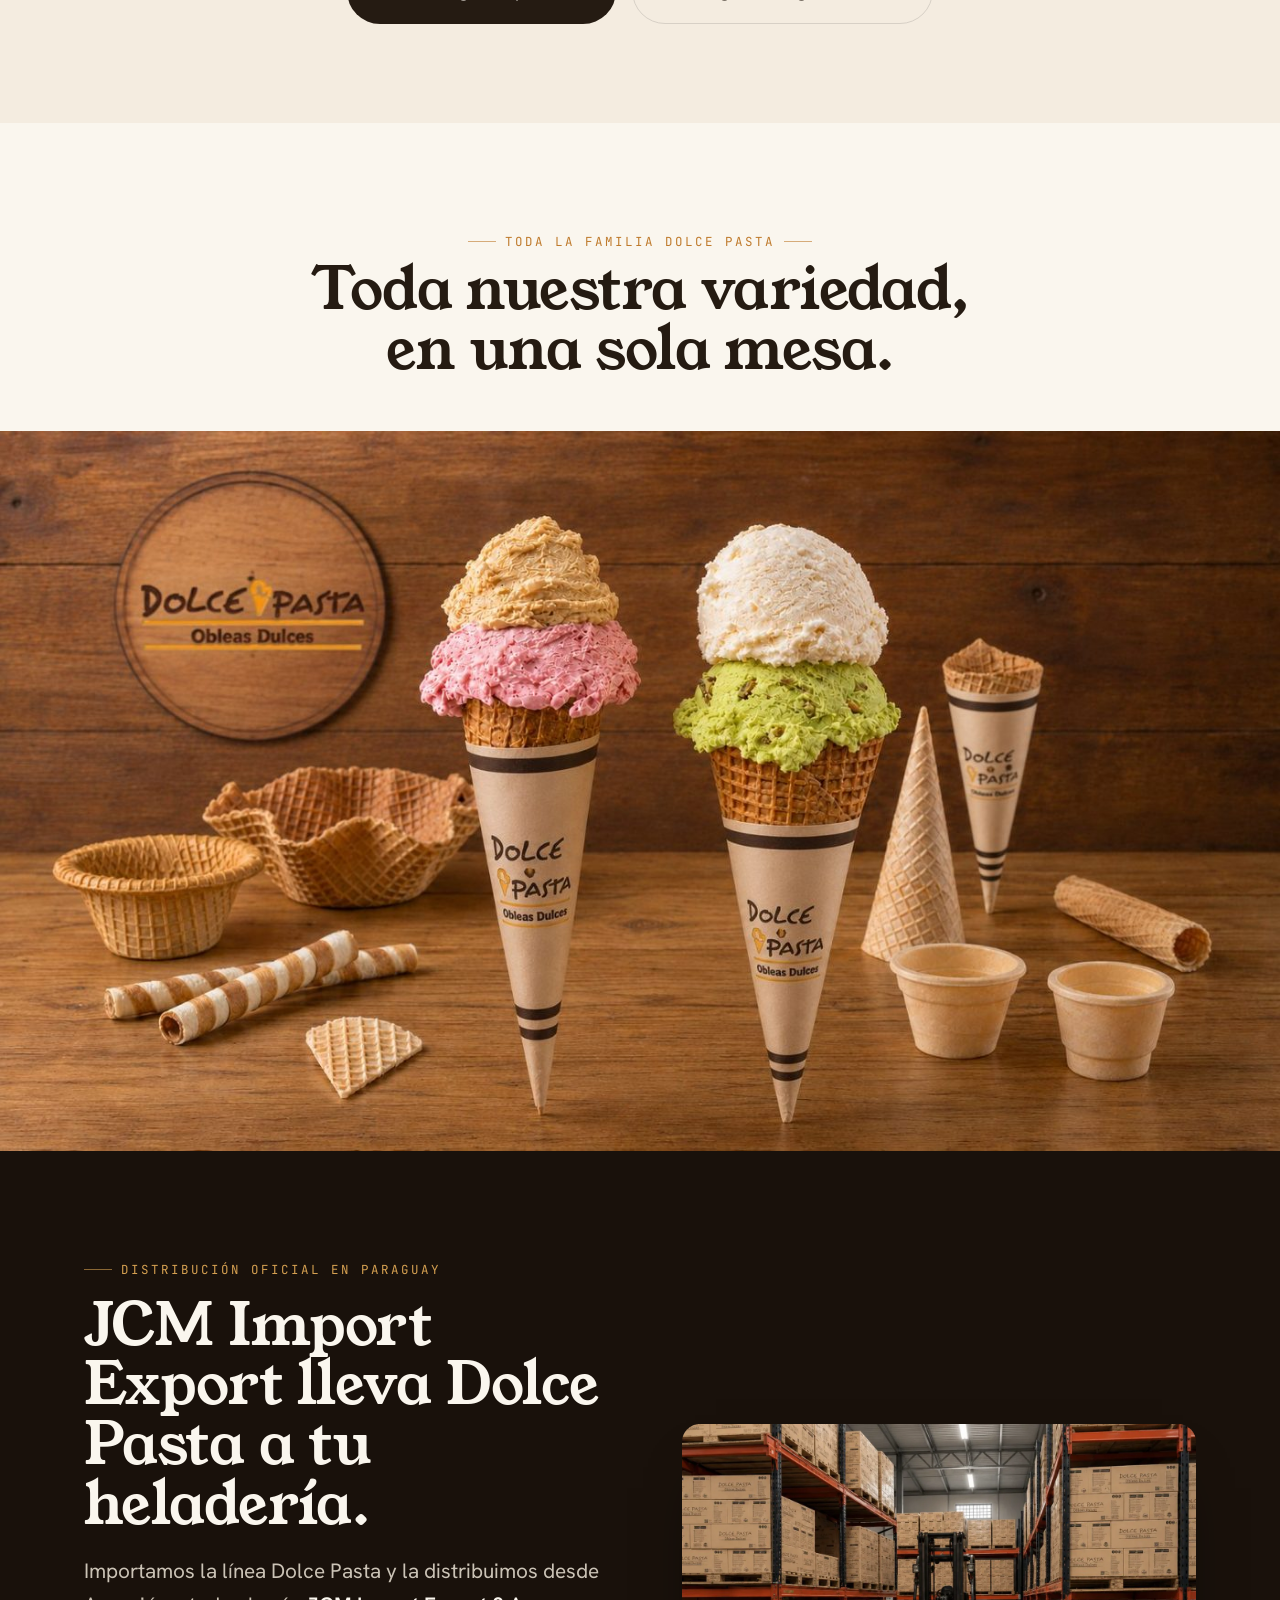
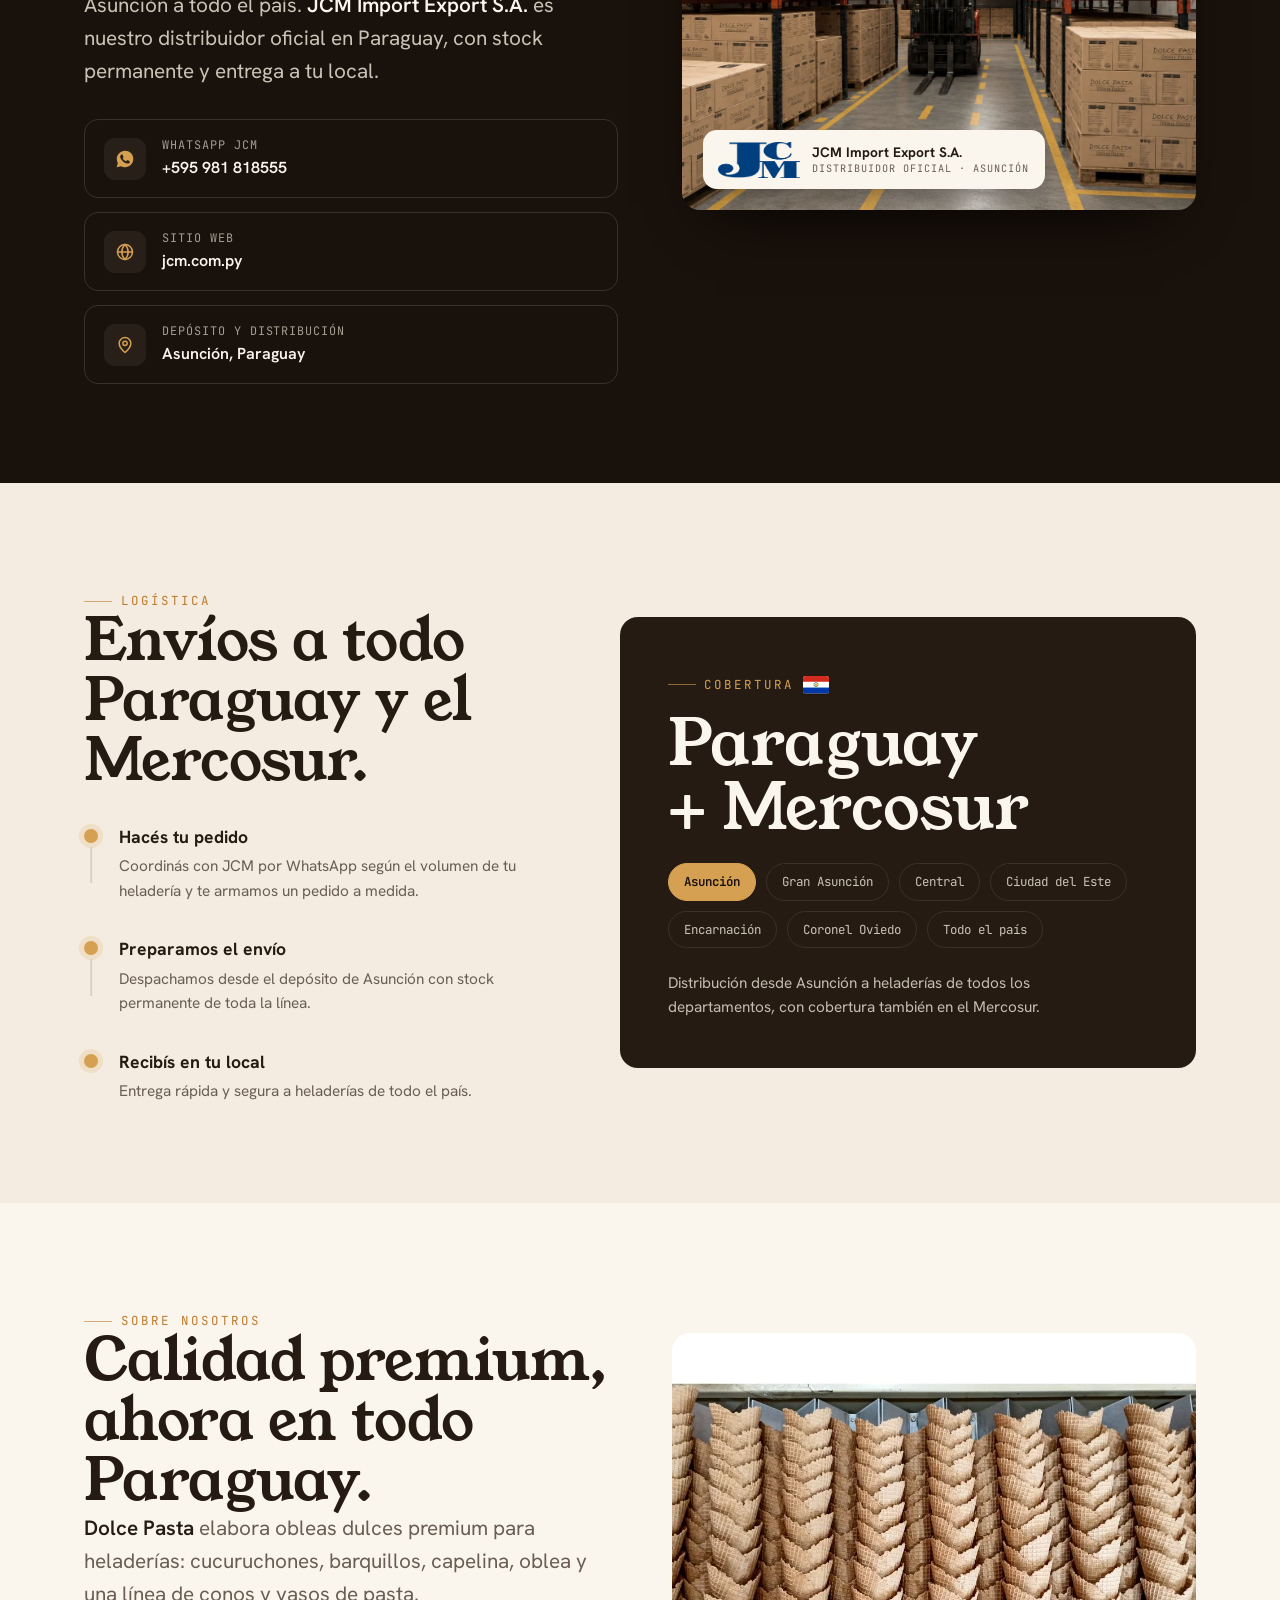
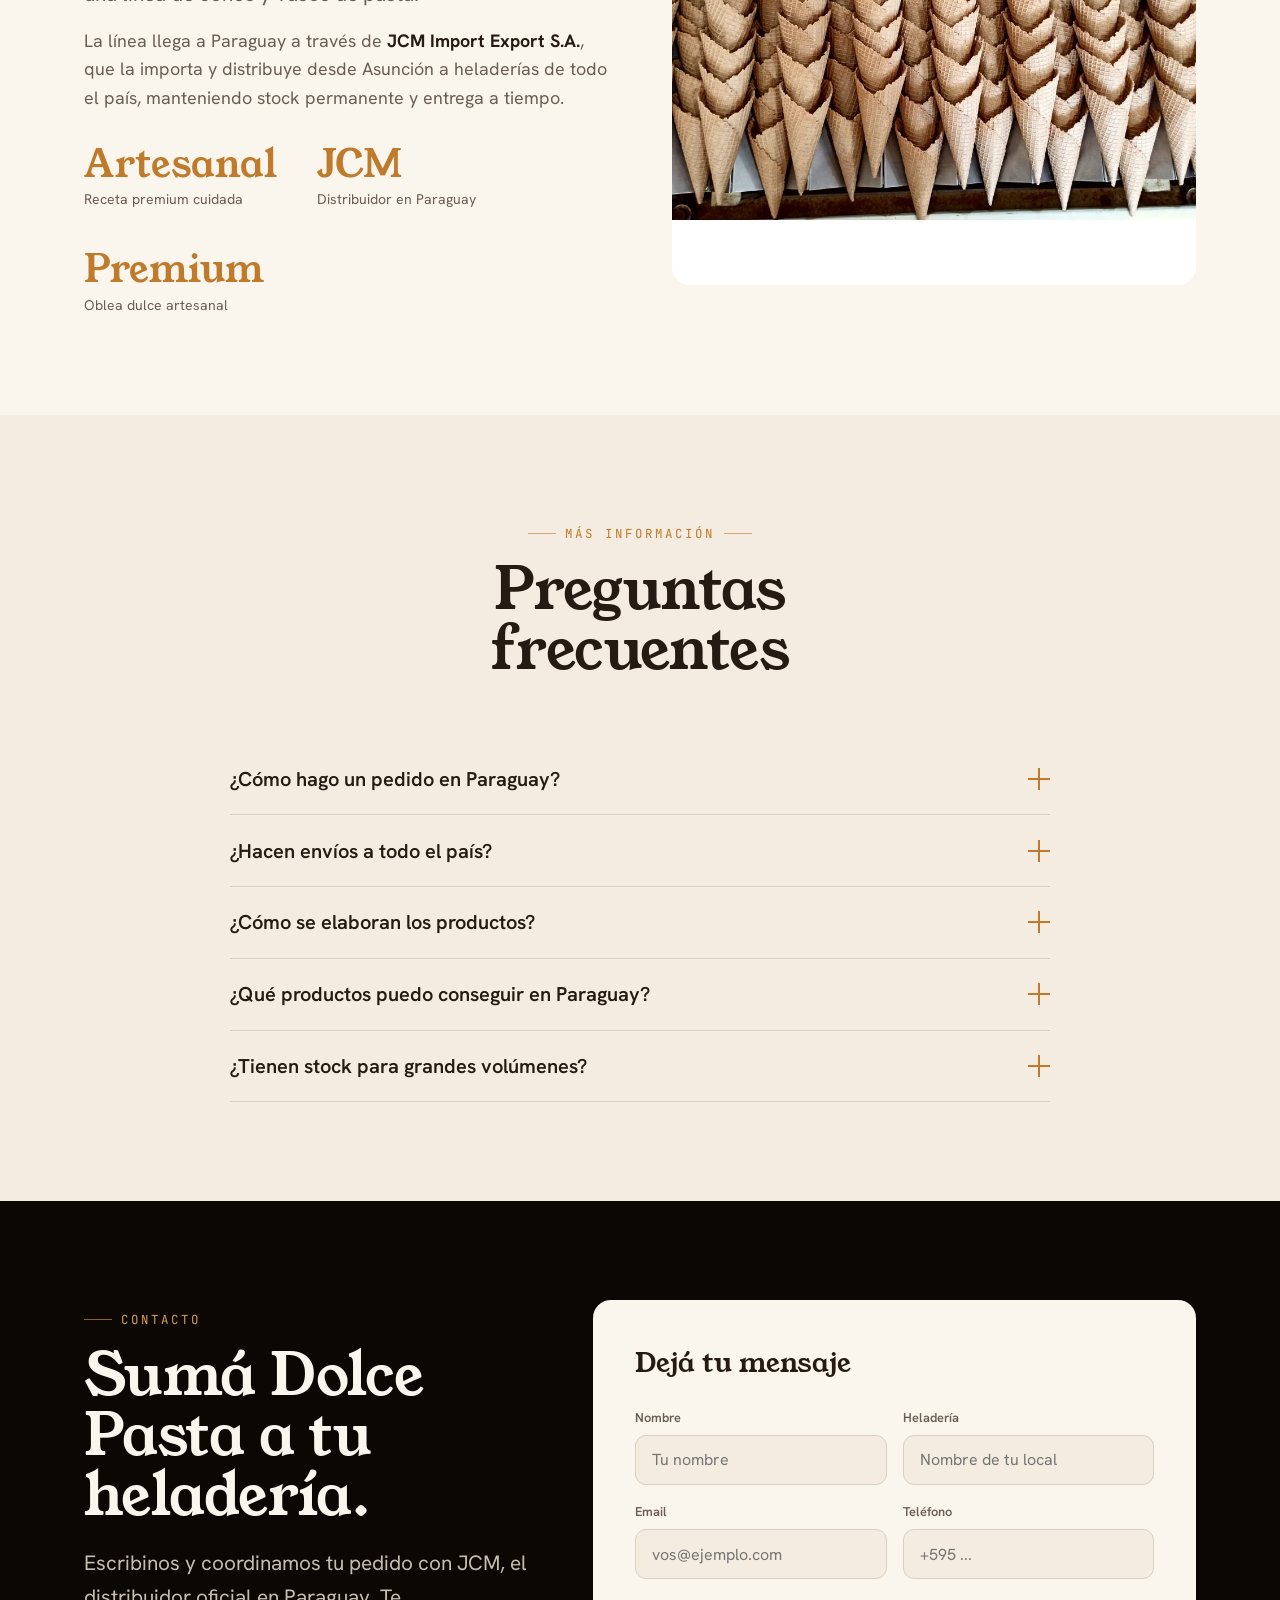
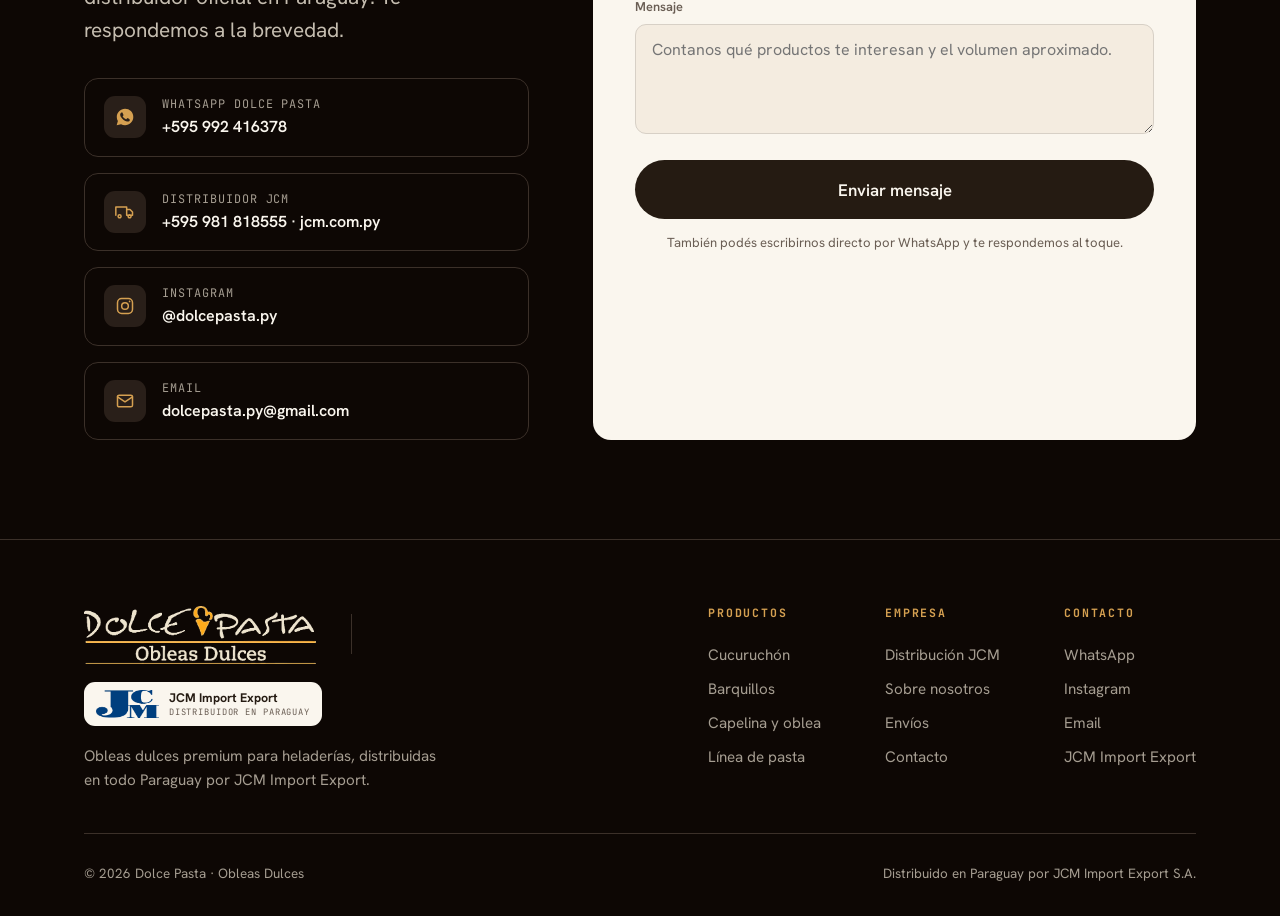
<file: dolce-py/index.html>
<!DOCTYPE html>
<html lang="es">
<head>
<meta charset="UTF-8" />
<meta name="viewport" content="width=device-width, initial-scale=1" />
<title>Dolce Pasta Paraguay — Cucuruchos, barquillos y obleas para heladerías</title>
<meta name="description" content="Obleas dulces premium para heladerías: cucuruchones, barquillos, capelina, oblea y la línea de pasta. Distribuidos en todo Paraguay por JCM Import Export, desde Asunción." />
<meta name="keywords" content="cucuruchos, barquillos, obleas, capelina, conos de helado, cucuruchos Paraguay, barquillos Asunción, obleas para heladerías, Dolce Pasta, JCM Import Export" />
<meta name="author" content="Dolce Pasta" />
<meta name="robots" content="index, follow" />
<link rel="canonical" href="https://www.dolcepastapy.com/" />

<!-- Open Graph -->
<meta property="og:type" content="website" />
<meta property="og:site_name" content="Dolce Pasta Paraguay" />
<meta property="og:locale" content="es_PY" />
<meta property="og:title" content="Dolce Pasta Paraguay — Obleas dulces premium para heladerías" />
<meta property="og:description" content="Cucuruchones, barquillos, capelina, oblea y línea de pasta. Distribuidos en todo Paraguay por JCM Import Export." />
<meta property="og:url" content="https://www.dolcepastapy.com/" />
<meta property="og:image" content="https://www.dolcepastapy.com/assets/familia-dolce-pasta.jpg" />
<meta property="og:image:alt" content="Familia de productos Dolce Pasta: cucuruchos con helado, capelinas, vasos y obleas" />
<meta name="twitter:card" content="summary_large_image" />
<meta name="twitter:title" content="Dolce Pasta Paraguay — Obleas dulces premium para heladerías" />
<meta name="twitter:description" content="Cucuruchones, barquillos, capelina, oblea y línea de pasta. Distribuidos en todo Paraguay por JCM Import Export." />
<meta name="twitter:image" content="https://www.dolcepastapy.com/assets/familia-dolce-pasta.jpg" />

<!-- Datos estructurados: negocio local -->
<script type="application/ld+json">
{
  "@context": "https://schema.org",
  "@type": "LocalBusiness",
  "name": "Dolce Pasta Paraguay",
  "description": "Obleas dulces premium para heladerías: cucuruchones, barquillos, capelina, oblea y línea de pasta. Distribuidos en todo Paraguay por JCM Import Export.",
  "image": "https://www.dolcepastapy.com/assets/familia-dolce-pasta.jpg",
  "logo": "https://www.dolcepastapy.com/assets/logo-dolce-pasta-dark.webp",
  "url": "https://www.dolcepastapy.com/",
  "telephone": "+595992416378",
  "email": "dolcepasta.py@gmail.com",
  "sameAs": [ "https://instagram.com/dolcepasta.py" ],
  "priceRange": "$$",
  "address": {
    "@type": "PostalAddress",
    "addressLocality": "Asunción",
    "addressCountry": "PY"
  },
  "areaServed": [
    { "@type": "Country", "name": "Paraguay" },
    { "@type": "Place", "name": "Mercosur" }
  ],
  "makesOffer": {
    "@type": "Offer",
    "itemOffered": { "@type": "Product", "name": "Cucuruchos, barquillos y obleas dulces para heladerías" },
    "seller": { "@type": "Organization", "name": "JCM Import Export S.A.", "telephone": "+595981818555", "url": "https://jcm.com.py" }
  }
}
</script>
<meta name="theme-color" content="#161210" />
<link rel="icon" href="assets/favicon.png" />
<link rel="preconnect" href="https://fonts.googleapis.com" />
<link rel="preconnect" href="https://fonts.gstatic.com" crossorigin />
<link href="https://fonts.googleapis.com/css2?family=Hanken+Grotesk:wght@400;500;600;700&family=Young+Serif&family=JetBrains+Mono:wght@400;500&display=swap" rel="stylesheet" />
<link rel="stylesheet" href="styles.css" />
<script type="application/ld+json">
{
  "@context": "https://schema.org",
  "@type": "FAQPage",
  "mainEntity": [
    {
      "@type": "Question",
      "name": "¿Cómo hago un pedido en Paraguay?",
      "acceptedAnswer": {
        "@type": "Answer",
        "text": "Escribís a JCM Import Export por WhatsApp o nos dejás un mensaje en el formulario de esta página. Te asesoramos según el volumen de tu heladería y te armamos un pedido a medida."
      }
    },
    {
      "@type": "Question",
      "name": "¿Hacen envíos a todo el país?",
      "acceptedAnswer": {
        "@type": "Answer",
        "text": "Sí. JCM distribuye desde su depósito en Asunción a heladerías de todos los departamentos de Paraguay, con cobertura también en el Mercosur."
      }
    },
    {
      "@type": "Question",
      "name": "¿Cómo se elaboran los productos?",
      "acceptedAnswer": {
        "@type": "Answer",
        "text": "Con ingredientes seleccionados y maquinaria de última generación, cuidando el sabor y la crocancia. Se importan y distribuyen en Paraguay a través de JCM Import Export."
      }
    },
    {
      "@type": "Question",
      "name": "¿Qué productos puedo conseguir en Paraguay?",
      "acceptedAnswer": {
        "@type": "Answer",
        "text": "Cucuruchón (grande, chico y mini), barquillo N° 45, capelina, oblea y la línea de pasta: Vaso 125, Vaso 90, Cono 0 y Vaso 0."
      }
    },
    {
      "@type": "Question",
      "name": "¿Tienen stock para grandes volúmenes?",
      "acceptedAnswer": {
        "@type": "Answer",
        "text": "Sí. JCM mantiene stock permanente en Asunción para garantizar disponibilidad durante toda la temporada."
      }
    }
  ]
}
</script>
</head>
<body>

<!--
  ⚠️ DATOS DE CONTACTO:
  · WhatsApp Dolce Pasta: +595 992 416378  · Email: dolcepasta.py@gmail.com  · Instagram: @dolcepasta.py (a crear)
  · Distribuidor oficial Paraguay: JCM Import Export S.A. · WhatsApp +595 981 818555 · jcm.com.py · Asunción
-->

<!-- ============ NAV ============ -->
<header class="nav" id="nav">
  <div class="wrap nav-inner">
    <a href="#top" class="brand" aria-label="Dolce Pasta — inicio">
      <img src="assets/logo-dolce-pasta-dark.webp" alt="Dolce Pasta · Obleas Dulces" style="height:46px;width:auto" />
    </a>
    <nav class="nav-links" id="navLinks">
      <a href="productos.html">Productos</a>
      <a href="#distribucion">Distribución</a>
      <a href="#nosotros">Nosotros</a>
      <a href="#envios">Envíos</a>
      <a href="#contacto">Contacto</a>
    </nav>
    <div class="nav-cta">
      <a href="https://wa.me/595992416378?text=%C2%A1Hola%20Dolce%20Pasta!%20Quer%C3%ADa%20hacer%20una%20consulta%20sobre%20los%20productos%20para%20mi%20helader%C3%ADa." target="_blank" rel="noopener" class="btn btn-gold">
        <svg viewBox="0 0 24 24" fill="currentColor"><path d="M12.04 2C6.58 2 2.13 6.45 2.13 11.91c0 1.75.46 3.45 1.32 4.95L2 22l5.25-1.38a9.9 9.9 0 0 0 4.79 1.22h.01c5.46 0 9.91-4.45 9.91-9.91 0-2.65-1.03-5.14-2.9-7.01A9.82 9.82 0 0 0 12.04 2Zm5.8 14.13c-.25.69-1.45 1.32-1.99 1.36-.53.05-1.03.24-3.48-.73-2.93-1.16-4.8-4.15-4.95-4.34-.14-.19-1.18-1.57-1.18-3 0-1.42.75-2.12 1.01-2.41.26-.29.57-.36.76-.36.19 0 .38 0 .54.01.18.01.41-.07.64.49.25.6.84 2.07.91 2.22.07.15.12.32.02.51-.09.19-.14.31-.28.48-.14.17-.29.37-.42.5-.14.14-.28.29-.12.57.16.28.71 1.17 1.53 1.9 1.05.93 1.94 1.22 2.22 1.36.28.14.44.12.6-.07.16-.19.69-.81.88-1.09.18-.28.37-.23.62-.14.25.09 1.61.76 1.89.9.28.14.46.21.53.32.07.12.07.66-.18 1.34Z"/></svg>
        WhatsApp
      </a>
    </div>
    <button class="nav-toggle" id="navToggle" aria-label="Menú"><span></span><span></span><span></span></button>
  </div>
</header>

<!-- ============ HERO ============ -->
<main id="top">
<section class="hero" data-screen-label="Hero">
  <div class="hero-bg-word" aria-hidden="true">obleas</div>
  <div class="wrap hero-grid">
    <div class="hero-copy">
      <span class="eyebrow reveal">Obleas dulces · ahora en Paraguay <svg class="flag-py" viewBox="0 0 30 20" role="img" aria-label="Bandera de Paraguay"><rect width="30" height="20" fill="#fff"/><rect width="30" height="6.67" fill="#D52B1E"/><rect y="13.33" width="30" height="6.67" fill="#0038A8"/><circle cx="15" cy="10" r="2.4" fill="none" stroke="#1f7a3d" stroke-width=".8"/><path d="M15 8.2l.52 1.06 1.17.17-.85.83.2 1.16L15 10.9l-1.04.55.2-1.16-.85-.83 1.17-.17z" fill="#e8a01e"/></svg></span>
      <h1 class="display reveal" style="--d:.08s">La oblea que tu helado <em>merece</em>.</h1>
      <p class="lead reveal" style="--d:.16s">Cucuruchones, barquillos, capelina y obleas dulces premium, distribuidos en todo Paraguay por <strong>JCM Import Export</strong>, desde Asunción.</p>
      <div class="hero-actions reveal" style="--d:.24s">
        <a href="#productos" class="btn btn-primary btn-lg">Ver productos
          <svg viewBox="0 0 24 24" fill="none" stroke="currentColor" stroke-width="2"><path d="M5 12h14M13 6l6 6-6 6" stroke-linecap="round" stroke-linejoin="round"/></svg>
        </a>
        <a href="https://wa.me/595992416378?text=%C2%A1Hola%20Dolce%20Pasta!%20Quer%C3%ADa%20hacer%20una%20consulta%20sobre%20los%20productos%20para%20mi%20helader%C3%ADa." target="_blank" rel="noopener" class="btn btn-ghost btn-lg">Hablar con ventas</a>
      </div>
    </div>
    <div class="hero-media reveal-scale" style="--d:.2s">
      <div class="hero-disc" aria-hidden="true"></div>
      <div class="hero-cones">
        <div class="cone-wrap">
          <img class="hero-cone" src="assets/cucurucho.webp" width="462" height="1000" fetchpriority="high" decoding="async" alt="Cucuruchón Dolce Pasta" />
        </div>
        <div class="cone-wrap cone-wrap--b">
          <img class="hero-cone" src="assets/barquillo.webp" width="533" height="1300" fetchpriority="high" decoding="async" alt="Barquillo Dolce Pasta" />
        </div>
      </div>
      <div class="hero-badge b1"><span class="dot"></span> 100% artesanal</div>
      <div class="hero-badge b2"><span class="dot"></span> Stock permanente</div>
    </div>
  </div>
  <div class="scroll-cue" aria-hidden="true">scroll</div>
</section>

<!-- ============ STATS ============ -->
<section class="stats" data-screen-label="Stats">
  <div class="wrap stats-grid">
    <div class="stat reveal"><div class="stat-num"><span data-count="100">0</span><span class="suf">%</span></div><div class="stat-label">Oblea dulce artesanal</div></div>
    <div class="stat reveal" style="--d:.08s"><div class="stat-num"><span data-count="8">0</span></div><div class="stat-label">Productos disponibles en Paraguay</div></div>
    <div class="stat reveal" style="--d:.16s"><div class="stat-num txt">JCM</div><div class="stat-label">Distribución oficial · Asunción</div></div>
    <div class="stat reveal" style="--d:.24s"><div class="stat-num txt">Mercosur</div><div class="stat-label">Cobertura de envíos</div></div>
  </div>
</section>

<!-- ============ POR QUÉ ============ -->
<section class="section" data-screen-label="Por qué">
  <div class="wrap why-grid">
    <div class="why-media why-media--photo reveal-scale">
      <img src="assets/fabrica-linea.webp" loading="lazy" alt="Línea de producción de obleas Dolce Pasta: conos alineados sobre la cinta transportadora en la fábrica" />
      <span class="frame-tag">Producción Dolce Pasta · línea de fabricación</span>
    </div>
    <div class="why-copy">
      <span class="eyebrow reveal">¿Por qué Dolce Pasta?</span>
      <h2 class="title reveal" style="--d:.06s">Calidad que tu heladería se merece.</h2>
      <div class="feature-list">
        <div class="feature reveal" style="--d:.1s">
          <div class="feature-ico"><svg viewBox="0 0 24 24" fill="none" stroke="currentColor" stroke-width="1.7"><path d="M12 21c5-2 8-6 8-11V4l-8-2-8 2v6c0 5 3 9 8 11Z" stroke-linecap="round" stroke-linejoin="round"/><path d="M9 12l2 2 4-4" stroke-linecap="round" stroke-linejoin="round"/></svg></div>
          <div><h3>Crocancia que dura</h3><p>Oblea firme y crocante que no se humedece a la primera. Sabor que se nota en cada cono.</p></div>
        </div>
        <div class="feature reveal" style="--d:.16s">
          <div class="feature-ico"><svg viewBox="0 0 24 24" fill="none" stroke="currentColor" stroke-width="1.7"><path d="M3 21V8l5 3V8l5 3V8l5 3v10H3Z" stroke-linecap="round" stroke-linejoin="round"/></svg></div>
          <div><h3>Receta premium</h3><p>Elaborada con ingredientes seleccionados y maquinaria de última generación: sabor y crocancia en cada cono.</p></div>
        </div>
        <div class="feature reveal" style="--d:.22s">
          <div class="feature-ico"><svg viewBox="0 0 24 24" fill="none" stroke="currentColor" stroke-width="1.7"><path d="M1 16V6h13v10M14 9h4l3 3v4h-7M5.5 19a1.8 1.8 0 1 0 0-3.6 1.8 1.8 0 0 0 0 3.6Zm12 0a1.8 1.8 0 1 0 0-3.6 1.8 1.8 0 0 0 0 3.6Z" stroke-linecap="round" stroke-linejoin="round"/></svg></div>
          <div><h3>Distribución JCM en Paraguay</h3><p>JCM Import Export lleva la línea a heladerías de todo el país, con stock permanente en Asunción.</p></div>
        </div>
        <div class="feature reveal" style="--d:.28s">
          <div class="feature-ico"><svg viewBox="0 0 24 24" fill="none" stroke="currentColor" stroke-width="1.7"><path d="M12 21s7-5.6 7-11a7 7 0 1 0-14 0c0 5.4 7 11 7 11Z" stroke-linejoin="round"/><circle cx="12" cy="10" r="2.6"/></svg></div>
          <div><h3>Cerca tuyo, a tiempo</h3><p>Entrega rápida y segura para que nunca te falte cono en plena temporada.</p></div>
        </div>
      </div>
    </div>
  </div>
</section>

<!-- ============ PRODUCTOS ============ -->
<section class="section products" id="productos" data-screen-label="Productos">
  <div class="wrap">
    <div class="section-head center">
      <span class="eyebrow center reveal">Conocé nuestra variedad</span>
      <h2 class="title reveal" style="--d:.06s">Nuestros productos</h2>
      <p class="lead reveal" style="--d:.12s;margin-inline:auto">Estos son nuestros más vendidos. También fabricamos obleas y la línea de pasta: conos y vasos comestibles.</p>
    </div>
    <div class="prod-grid">

      <!-- Cucuruchón -->
      <article class="prod-card reveal">
        <div class="prod-photo"><img class="img-cucurucho" src="assets/cucurucho.webp" loading="lazy" alt="Cucuruchón Dolce Pasta" /></div>
        <h3 class="prod-name">Cucuruchón</h3>
        <p class="prod-sub">El clásico para cono de helado.</p>
        <div class="prod-variants" data-variants>
          <button class="variant-pill active" data-d="Ø 66 mm" data-h="155 mm" data-u="120 u / caja">Grande</button>
          <button class="variant-pill" data-d="Ø 60 mm" data-h="145 mm" data-u="128 u / caja">Chico</button>
          <button class="variant-pill" data-d="Ø 56 mm" data-h="130 mm" data-u="160 u / caja">Mini</button>
        </div>
        <div class="spec-table">
          <div class="spec-row"><span class="k">Diámetro</span><span class="v" data-spec="d">Ø 66 mm</span></div>
          <div class="spec-row"><span class="k">Altura</span><span class="v" data-spec="h">155 mm</span></div>
          <div class="spec-row"><span class="k">Unidades</span><span class="v" data-spec="u">120 u / caja</span></div>
          <div class="spec-row"><span class="k">Pallet</span><span class="v">77 cajas</span></div>
        </div>
        <div class="prod-perso"><svg viewBox="0 0 24 24" fill="currentColor"><path d="M12 2 4 5v6c0 5 3.4 8.5 8 10 4.6-1.5 8-5 8-10V5l-8-3Z"/></svg> Oblea dulce artesanal</div>
      </article>

      <!-- Capelina -->
      <article class="prod-card reveal" style="--d:.1s">
        <div class="prod-photo"><img src="assets/capelina.webp" loading="lazy" alt="Capelina Dolce Pasta" /></div>
        <h3 class="prod-name">Capelina</h3>
        <p class="prod-sub">Canastita para copas y postres.</p>
        <div class="prod-variants"><span class="variant-pill active">Estándar</span></div>
        <div class="spec-table">
          <div class="spec-row"><span class="k">Diámetro</span><span class="v">Ø 120 mm</span></div>
          <div class="spec-row"><span class="k">Altura</span><span class="v">45 mm</span></div>
          <div class="spec-row"><span class="k">Unidades</span><span class="v">80 u / caja</span></div>
          <div class="spec-row"><span class="k">Pallet</span><span class="v">70 cajas</span></div>
        </div>
        <div class="prod-perso"><svg viewBox="0 0 24 24" fill="currentColor"><path d="M12 2 4 5v6c0 5 3.4 8.5 8 10 4.6-1.5 8-5 8-10V5l-8-3Z"/></svg> Ideal para postres y copas</div>
      </article>

      <!-- Barquillos -->
      <article class="prod-card reveal" style="--d:.2s">
        <div class="prod-photo"><img src="assets/barquillo.webp" loading="lazy" alt="Barquillo Dolce Pasta" /></div>
        <h3 class="prod-name">Barquillos</h3>
        <p class="prod-sub">Cono recto y crocante, medida N° 45. Presentación en blister x 4.</p>
        <div class="prod-variants"><span class="variant-pill active">N° 45</span></div>
        <div class="spec-table">
          <div class="spec-row"><span class="k">Diámetro</span><span class="v">Ø 47 mm</span></div>
          <div class="spec-row"><span class="k">Altura</span><span class="v">157 mm</span></div>
          <div class="spec-row"><span class="k">Unidades</span><span class="v">216 u</span></div>
          <div class="spec-row"><span class="k">Presentación</span><span class="v">Blister x 4</span></div>
          <div class="spec-row"><span class="k">Pallet</span><span class="v">42 cajas</span></div>
        </div>
        <div class="prod-perso"><svg viewBox="0 0 24 24" fill="currentColor"><path d="M12 2 4 5v6c0 5 3.4 8.5 8 10 4.6-1.5 8-5 8-10V5l-8-3Z"/></svg> Oblea dulce artesanal</div>
      </article>

    </div>
    <div class="reveal" style="display:flex;gap:1rem;justify-content:center;flex-wrap:wrap;margin-top:clamp(2.5rem,5vw,3.5rem)">
      <a href="productos.html" class="btn btn-primary btn-lg">Ver catálogo completo
        <svg viewBox="0 0 24 24" fill="none" stroke="currentColor" stroke-width="2"><path d="M5 12h14M13 6l6 6-6 6" stroke-linecap="round" stroke-linejoin="round"/></svg>
      </a>
      <a href="catalogo-dolce-pasta.pdf" download class="btn btn-ghost btn-lg">Descargar catálogo en PDF
        <svg viewBox="0 0 24 24" fill="none" stroke="currentColor" stroke-width="2"><path d="M12 3v12m0 0 4-4m-4 4-4-4M5 21h14" stroke-linecap="round" stroke-linejoin="round"/></svg>
      </a>
    </div>
  </div>
</section>

<!-- ============ BANNER FAMILIA ============ -->
<section class="fam-banner" data-screen-label="Familia">
  <div class="fam-head">
    <span class="eyebrow center reveal" style="justify-content:center">Toda la familia Dolce Pasta</span>
    <h2 class="title reveal" style="--d:.06s;margin-top:.5rem">Toda nuestra variedad, en una sola mesa.</h2>
  </div>
  <figure class="fam-figure reveal-scale" style="--d:.1s">
    <img src="assets/familia-dolce-pasta.jpg" loading="lazy" alt="Familia de productos Dolce Pasta: cucuruchones con helado de pistacho, vainilla y frutilla, capelinas, vasos y rollitos sobre una mesa de madera" />
  </figure>
</section>

<!-- ============ DISTRIBUCIÓN JCM (dark) ============ -->
<section class="section custom" id="distribucion" data-screen-label="Distribución JCM">
  <div class="wrap jcm-grid">
    <div class="jcm-copy">
      <span class="eyebrow reveal">Distribución oficial en Paraguay</span>
      <h2 class="title reveal" style="--d:.06s">JCM Import Export lleva Dolce Pasta a tu heladería.</h2>
      <p class="lead reveal" style="--d:.12s">Importamos la línea Dolce Pasta y la distribuimos desde Asunción a todo el país. <strong>JCM Import Export S.A.</strong> es nuestro distribuidor oficial en Paraguay, con stock permanente y entrega a tu local.</p>
      <div class="jcm-channels">
        <a href="https://wa.me/595981818555?text=%C2%A1Hola%20JCM!%20Quer%C3%ADa%20pedir%20productos%20Dolce%20Pasta%20para%20mi%20helader%C3%ADa." target="_blank" rel="noopener" class="channel reveal" style="--d:.16s">
          <div class="channel-ico"><svg viewBox="0 0 24 24" fill="currentColor"><path d="M12.04 2C6.58 2 2.13 6.45 2.13 11.91c0 1.75.46 3.45 1.32 4.95L2 22l5.25-1.38a9.9 9.9 0 0 0 4.79 1.22h.01c5.46 0 9.91-4.45 9.91-9.91 0-2.65-1.03-5.14-2.9-7.01A9.82 9.82 0 0 0 12.04 2Zm5.8 14.13c-.25.69-1.45 1.32-1.99 1.36-.53.05-1.03.24-3.48-.73-2.93-1.16-4.8-4.15-4.95-4.34-.14-.19-1.18-1.57-1.18-3 0-1.42.75-2.12 1.01-2.41.26-.29.57-.36.76-.36.19 0 .38 0 .54.01.18.01.41-.07.64.49.25.6.84 2.07.91 2.22.07.15.12.32.02.51-.09.19-.14.31-.28.48-.14.17-.29.37-.42.5-.14.14-.28.29-.12.57.16.28.71 1.17 1.53 1.9 1.05.93 1.94 1.22 2.22 1.36.28.14.44.12.6-.07.16-.19.69-.81.88-1.09.18-.28.37-.23.62-.14.25.09 1.61.76 1.89.9.28.14.46.21.53.32.07.12.07.66-.18 1.34Z"/></svg></div>
          <div><div class="k">WhatsApp JCM</div><div class="v">+595 981 818555</div></div>
        </a>
        <a href="https://jcm.com.py" target="_blank" rel="noopener" class="channel reveal" style="--d:.22s">
          <div class="channel-ico"><svg viewBox="0 0 24 24" fill="none" stroke="currentColor" stroke-width="1.8"><circle cx="12" cy="12" r="9"/><path d="M3 12h18M12 3c2.5 2.4 3.8 5.6 3.8 9S14.5 18.6 12 21M12 3C9.5 5.4 8.2 8.6 8.2 12S9.5 18.6 12 21" stroke-linecap="round" stroke-linejoin="round"/></svg></div>
          <div><div class="k">Sitio web</div><div class="v">jcm.com.py</div></div>
        </a>
        <div class="channel reveal" style="--d:.28s">
          <div class="channel-ico"><svg viewBox="0 0 24 24" fill="none" stroke="currentColor" stroke-width="1.8"><path d="M12 21s7-5.6 7-11a7 7 0 1 0-14 0c0 5.4 7 11 7 11Z" stroke-linejoin="round"/><circle cx="12" cy="10" r="2.6"/></svg></div>
          <div><div class="k">Depósito y distribución</div><div class="v">Asunción, Paraguay</div></div>
        </div>
      </div>
    </div>
    <figure class="jcm-photo reveal-scale" style="--d:.1s">
      <img src="assets/deposito-dolce-pasta.webp" loading="lazy" alt="Depósito de JCM Import Export en Asunción: pallets de cajas Dolce Pasta en estanterías y autoelevador en operación" />
      <div class="jcm-badge">
        <img src="assets/logo-jcm.webp" alt="JCM Import Export S.A." />
        <span class="bt"><b>JCM Import Export S.A.</b>Distribuidor oficial · Asunción</span>
      </div>
    </figure>
  </div>
</section>

<!-- ============ ENVÍOS ============ -->
<section class="section shipping" id="envios" data-screen-label="Envíos">
  <div class="wrap ship-grid">
    <div class="ship-copy">
      <span class="eyebrow reveal">Logística</span>
      <h2 class="title reveal" style="--d:.06s">Envíos a todo Paraguay y el Mercosur.</h2>
      <div class="ship-timeline" style="margin-top:2rem">
        <div class="ship-step reveal" style="--d:.1s"><div class="ship-dot"></div><div><h4>Hacés tu pedido</h4><p>Coordinás con JCM por WhatsApp según el volumen de tu heladería y te armamos un pedido a medida.</p></div></div>
        <div class="ship-step reveal" style="--d:.16s"><div class="ship-dot"></div><div><h4>Preparamos el envío</h4><p>Despachamos desde el depósito de Asunción con stock permanente de toda la línea.</p></div></div>
        <div class="ship-step reveal" style="--d:.22s"><div class="ship-dot"></div><div><h4>Recibís en tu local</h4><p>Entrega rápida y segura a heladerías de todo el país.</p></div></div>
      </div>
    </div>
    <div class="map-card reveal-scale" style="--d:.1s">
      <span class="eyebrow">Cobertura <svg class="flag-py" viewBox="0 0 30 20" role="img" aria-label="Bandera de Paraguay"><rect width="30" height="20" fill="#fff"/><rect width="30" height="6.67" fill="#D52B1E"/><rect y="13.33" width="30" height="6.67" fill="#0038A8"/><circle cx="15" cy="10" r="2.4" fill="none" stroke="#1f7a3d" stroke-width=".8"/><path d="M15 8.2l.52 1.06 1.17.17-.85.83.2 1.16L15 10.9l-1.04.55.2-1.16-.85-.83 1.17-.17z" fill="#e8a01e"/></svg></span>
      <div class="map-big">Paraguay<br />+ Mercosur</div>
      <div class="map-regions">
        <span class="region-pill hl">Asunción</span>
        <span class="region-pill">Gran Asunción</span>
        <span class="region-pill">Central</span>
        <span class="region-pill">Ciudad del Este</span>
        <span class="region-pill">Encarnación</span>
        <span class="region-pill">Coronel Oviedo</span>
        <span class="region-pill">Todo el país</span>
      </div>
      <p style="color:oklch(0.8 0.02 80);margin-top:1.4rem;font-size:.96rem;max-width:46ch">Distribución desde Asunción a heladerías de todos los departamentos, con cobertura también en el Mercosur.</p>
    </div>
  </div>
</section>

<!-- ============ SOBRE NOSOTROS ============ -->
<section class="section" id="nosotros" data-screen-label="Nosotros">
  <div class="wrap about-grid">
    <div class="about-copy">
      <span class="eyebrow reveal">Sobre nosotros</span>
      <h2 class="title reveal" style="--d:.06s">Calidad premium, ahora en todo Paraguay.</h2>
      <p class="lead reveal" style="--d:.12s"><strong style="color:var(--ink)">Dolce Pasta</strong> elabora obleas dulces premium para heladerías: cucuruchones, barquillos, capelina, oblea y una línea de conos y vasos de pasta.</p>
      <p class="reveal" style="--d:.18s;color:var(--muted);margin-top:1rem;max-width:60ch">La línea llega a Paraguay a través de <strong style="color:var(--ink)">JCM Import Export S.A.</strong>, que la importa y distribuye desde Asunción a heladerías de todo el país, manteniendo stock permanente y entrega a tiempo.</p>
      <div class="about-stat-row reveal" style="--d:.24s">
        <div class="about-stat"><div class="n">Artesanal</div><div class="l">Receta premium cuidada</div></div>
        <div class="about-stat"><div class="n">JCM</div><div class="l">Distribuidor en Paraguay</div></div>
        <div class="about-stat"><div class="n">Premium</div><div class="l">Oblea dulce artesanal</div></div>
      </div>
    </div>
    <div class="about-media reveal-scale" style="--d:.1s">
      <img src="assets/fabrica.webp" loading="lazy" alt="Cucuruchones recién salidos de la máquina en la fábrica Dolce Pasta" />
    </div>
  </div>
</section>

<!-- ============ FAQ ============ -->
<section class="section" style="background:var(--paper-2)" data-screen-label="FAQ">
  <div class="wrap">
    <div class="section-head center">
      <span class="eyebrow center reveal">Más información</span>
      <h2 class="title reveal" style="--d:.06s">Preguntas frecuentes</h2>
    </div>
    <div class="faq-wrap">
      <div class="faq-item reveal">
        <button class="faq-q">¿Cómo hago un pedido en Paraguay?<span class="faq-icon"></span></button>
        <div class="faq-a"><p>Escribís a JCM Import Export por WhatsApp o nos dejás un mensaje en el formulario de esta página. Te asesoramos según el volumen de tu heladería y te armamos un pedido a medida.</p></div>
      </div>
      <div class="faq-item reveal">
        <button class="faq-q">¿Hacen envíos a todo el país?<span class="faq-icon"></span></button>
        <div class="faq-a"><p>Sí. JCM distribuye desde su depósito en Asunción a heladerías de todos los departamentos de Paraguay, con cobertura también en el Mercosur.</p></div>
      </div>
      <div class="faq-item reveal">
        <button class="faq-q">¿Cómo se elaboran los productos?<span class="faq-icon"></span></button>
        <div class="faq-a"><p>Con ingredientes seleccionados y maquinaria de última generación, cuidando el sabor y la crocancia. Se importan y distribuyen en Paraguay a través de JCM Import Export.</p></div>
      </div>
      <div class="faq-item reveal">
        <button class="faq-q">¿Qué productos puedo conseguir en Paraguay?<span class="faq-icon"></span></button>
        <div class="faq-a"><p>Cucuruchón (grande, chico y mini), barquillo N° 45, capelina, oblea y la línea de pasta: Vaso 125, Vaso 90, Cono 0 y Vaso 0.</p></div>
      </div>
      <div class="faq-item reveal">
        <button class="faq-q">¿Tienen stock para grandes volúmenes?<span class="faq-icon"></span></button>
        <div class="faq-a"><p>Sí. JCM mantiene stock permanente en Asunción para garantizar disponibilidad durante toda la temporada.</p></div>
      </div>
    </div>
  </div>
</section>

<!-- ============ CONTACTO ============ -->
<section class="section contact" id="contacto" data-screen-label="Contacto">
  <div class="wrap contact-grid">
    <div class="contact-info">
      <span class="eyebrow reveal">Contacto</span>
      <h2 class="title reveal" style="--d:.06s">Sumá Dolce Pasta a tu heladería.</h2>
      <p class="lead reveal" style="--d:.12s">Escribinos y coordinamos tu pedido con JCM, el distribuidor oficial en Paraguay. Te respondemos a la brevedad.</p>
      <div class="contact-channels">
        <a href="https://wa.me/595992416378?text=%C2%A1Hola%20Dolce%20Pasta!%20Quer%C3%ADa%20hacer%20una%20consulta%20sobre%20los%20productos%20para%20mi%20helader%C3%ADa." target="_blank" rel="noopener" class="channel reveal" style="--d:.16s">
          <div class="channel-ico"><svg viewBox="0 0 24 24" fill="currentColor"><path d="M12.04 2C6.58 2 2.13 6.45 2.13 11.91c0 1.75.46 3.45 1.32 4.95L2 22l5.25-1.38a9.9 9.9 0 0 0 4.79 1.22h.01c5.46 0 9.91-4.45 9.91-9.91 0-2.65-1.03-5.14-2.9-7.01A9.82 9.82 0 0 0 12.04 2Zm5.8 14.13c-.25.69-1.45 1.32-1.99 1.36-.53.05-1.03.24-3.48-.73-2.93-1.16-4.8-4.15-4.95-4.34-.14-.19-1.18-1.57-1.18-3 0-1.42.75-2.12 1.01-2.41.26-.29.57-.36.76-.36.19 0 .38 0 .54.01.18.01.41-.07.64.49.25.6.84 2.07.91 2.22.07.15.12.32.02.51-.09.19-.14.31-.28.48-.14.17-.29.37-.42.5-.14.14-.28.29-.12.57.16.28.71 1.17 1.53 1.9 1.05.93 1.94 1.22 2.22 1.36.28.14.44.12.6-.07.16-.19.69-.81.88-1.09.18-.28.37-.23.62-.14.25.09 1.61.76 1.89.9.28.14.46.21.53.32.07.12.07.66-.18 1.34Z"/></svg></div>
          <div><div class="k">WhatsApp Dolce Pasta</div><div class="v">+595 992 416378</div></div>
        </a>
        <a href="https://wa.me/595981818555?text=%C2%A1Hola%20JCM!%20Quer%C3%ADa%20pedir%20productos%20Dolce%20Pasta%20para%20mi%20helader%C3%ADa." target="_blank" rel="noopener" class="channel reveal" style="--d:.2s">
          <div class="channel-ico"><svg viewBox="0 0 24 24" fill="none" stroke="currentColor" stroke-width="1.8"><path d="M1 16V6h13v10M14 9h4l3 3v4h-7M5.5 19a1.8 1.8 0 1 0 0-3.6 1.8 1.8 0 0 0 0 3.6Zm12 0a1.8 1.8 0 1 0 0-3.6 1.8 1.8 0 0 0 0 3.6Z" stroke-linecap="round" stroke-linejoin="round"/></svg></div>
          <div><div class="k">Distribuidor JCM</div><div class="v">+595 981 818555 · jcm.com.py</div></div>
        </a>
        <a href="https://instagram.com/dolcepasta.py" target="_blank" rel="noopener" class="channel reveal" style="--d:.24s">
          <div class="channel-ico"><svg viewBox="0 0 24 24" fill="none" stroke="currentColor" stroke-width="1.8"><rect x="3" y="3" width="18" height="18" rx="5"/><circle cx="12" cy="12" r="4"/><circle cx="17.5" cy="6.5" r="1" fill="currentColor" stroke="none"/></svg></div>
          <div><div class="k">Instagram</div><div class="v">@dolcepasta.py</div></div>
        </a>
        <a href="mailto:dolcepasta.py@gmail.com" class="channel reveal" style="--d:.28s">
          <div class="channel-ico"><svg viewBox="0 0 24 24" fill="none" stroke="currentColor" stroke-width="1.8"><rect x="3" y="5" width="18" height="14" rx="2"/><path d="m3 7 9 6 9-6" stroke-linecap="round" stroke-linejoin="round"/></svg></div>
          <div><div class="k">Email</div><div class="v">dolcepasta.py@gmail.com</div></div>
        </a>
      </div>
    </div>
    <div class="form-card reveal-scale" style="--d:.1s">
      <h3>Dejá tu mensaje</h3>
      <form id="contactForm" name="contacto" method="POST" data-netlify="true" netlify-honeypot="bot-field">
        <input type="hidden" name="form-name" value="contacto" />
        <p style="display:none"><label>No completar: <input name="bot-field" /></label></p>
        <div class="field-row">
          <div class="field"><label for="f-nombre">Nombre</label><input id="f-nombre" name="nombre" type="text" required placeholder="Tu nombre" /></div>
          <div class="field"><label for="f-hela">Heladería</label><input id="f-hela" name="heladeria" type="text" placeholder="Nombre de tu local" /></div>
        </div>
        <div class="field-row">
          <div class="field"><label for="f-email">Email</label><input id="f-email" name="email" type="email" required placeholder="vos@ejemplo.com" /></div>
          <div class="field"><label for="f-tel">Teléfono</label><input id="f-tel" name="telefono" type="tel" placeholder="+595 ..." /></div>
        </div>
        <div class="field"><label for="f-msg">Mensaje</label><textarea id="f-msg" name="mensaje" placeholder="Contanos qué productos te interesan y el volumen aproximado."></textarea></div>
        <button type="submit" class="btn btn-primary btn-lg" style="width:100%;justify-content:center">Enviar mensaje</button>
        <p class="form-note">También podés escribirnos directo por WhatsApp y te respondemos al toque.</p>
      </form>
      <div class="form-ok" id="formOk">¡Gracias! Recibimos tu mensaje. Te contactamos a la brevedad. 🍦</div>
    </div>
  </div>
</section>
</main>

<!-- ============ FOOTER ============ -->
<footer class="footer">
  <div class="wrap">
    <div class="footer-top">
      <div style="max-width:360px">
        <div class="footer-brands">
          <img class="dp-logo" src="assets/logo-dolce-pasta.webp" loading="lazy" alt="Dolce Pasta · Obleas Dulces" />
          <span class="rule"></span>
          <a class="footer-jcm" href="https://jcm.com.py" target="_blank" rel="noopener">
            <img src="assets/logo-jcm.webp" alt="JCM Import Export S.A." />
            <span class="lab"><b>JCM Import Export</b>Distribuidor en Paraguay</span>
          </a>
        </div>
        <p style="font-size:.95rem;line-height:1.6">Obleas dulces premium para heladerías, distribuidas en todo Paraguay por JCM Import Export.</p>
      </div>
      <div class="footer-cols">
        <div class="footer-col">
          <h5>Productos</h5>
          <a href="productos.html">Cucuruchón</a>
          <a href="productos.html">Barquillos</a>
          <a href="productos.html">Capelina y oblea</a>
          <a href="productos.html">Línea de pasta</a>
        </div>
        <div class="footer-col">
          <h5>Empresa</h5>
          <a href="#distribucion">Distribución JCM</a>
          <a href="#nosotros">Sobre nosotros</a>
          <a href="#envios">Envíos</a>
          <a href="#contacto">Contacto</a>
        </div>
        <div class="footer-col">
          <h5>Contacto</h5>
          <a href="https://wa.me/595992416378?text=%C2%A1Hola%20Dolce%20Pasta!%20Quer%C3%ADa%20hacer%20una%20consulta%20sobre%20los%20productos%20para%20mi%20helader%C3%ADa." target="_blank" rel="noopener">WhatsApp</a>
          <a href="https://instagram.com/dolcepasta.py" target="_blank" rel="noopener">Instagram</a>
          <a href="mailto:dolcepasta.py@gmail.com">Email</a>
          <a href="https://jcm.com.py" target="_blank" rel="noopener">JCM Import Export</a>
        </div>
      </div>
    </div>
    <div class="footer-bottom">
      <span>© <span id="year"></span> Dolce Pasta · Obleas Dulces</span>
      <span>Distribuido en Paraguay por JCM Import Export S.A.</span>
    </div>
  </div>
</footer>

<a class="wa-float" href="https://wa.me/595992416378?text=%C2%A1Hola%20Dolce%20Pasta!%20Quer%C3%ADa%20hacer%20una%20consulta%20sobre%20los%20productos%20para%20mi%20helader%C3%ADa." target="_blank" rel="noopener" aria-label="Contactar por WhatsApp">
  <svg viewBox="0 0 24 24" fill="currentColor"><path d="M12.04 2C6.58 2 2.13 6.45 2.13 11.91c0 1.75.46 3.45 1.32 4.95L2 22l5.25-1.38a9.9 9.9 0 0 0 4.79 1.22h.01c5.46 0 9.91-4.45 9.91-9.91 0-2.65-1.03-5.14-2.9-7.01A9.82 9.82 0 0 0 12.04 2Zm5.8 14.13c-.25.69-1.45 1.32-1.99 1.36-.53.05-1.03.24-3.48-.73-2.93-1.16-4.8-4.15-4.95-4.34-.14-.19-1.18-1.57-1.18-3 0-1.42.75-2.12 1.01-2.41.26-.29.57-.36.76-.36.19 0 .38 0 .54.01.18.01.41-.07.64.49.25.6.84 2.07.91 2.22.07.15.12.32.02.51-.09.19-.14.31-.28.48-.14.17-.29.37-.42.5-.14.14-.28.29-.12.57.16.28.71 1.17 1.53 1.9 1.05.93 1.94 1.22 2.22 1.36.28.14.44.12.6-.07.16-.19.69-.81.88-1.09.18-.28.37-.23.62-.14.25.09 1.61.76 1.89.9.28.14.46.21.53.32.07.12.07.66-.18 1.34Z"/></svg>
</a>

<script src="script.js"></script>
</body>
</html>
</file>
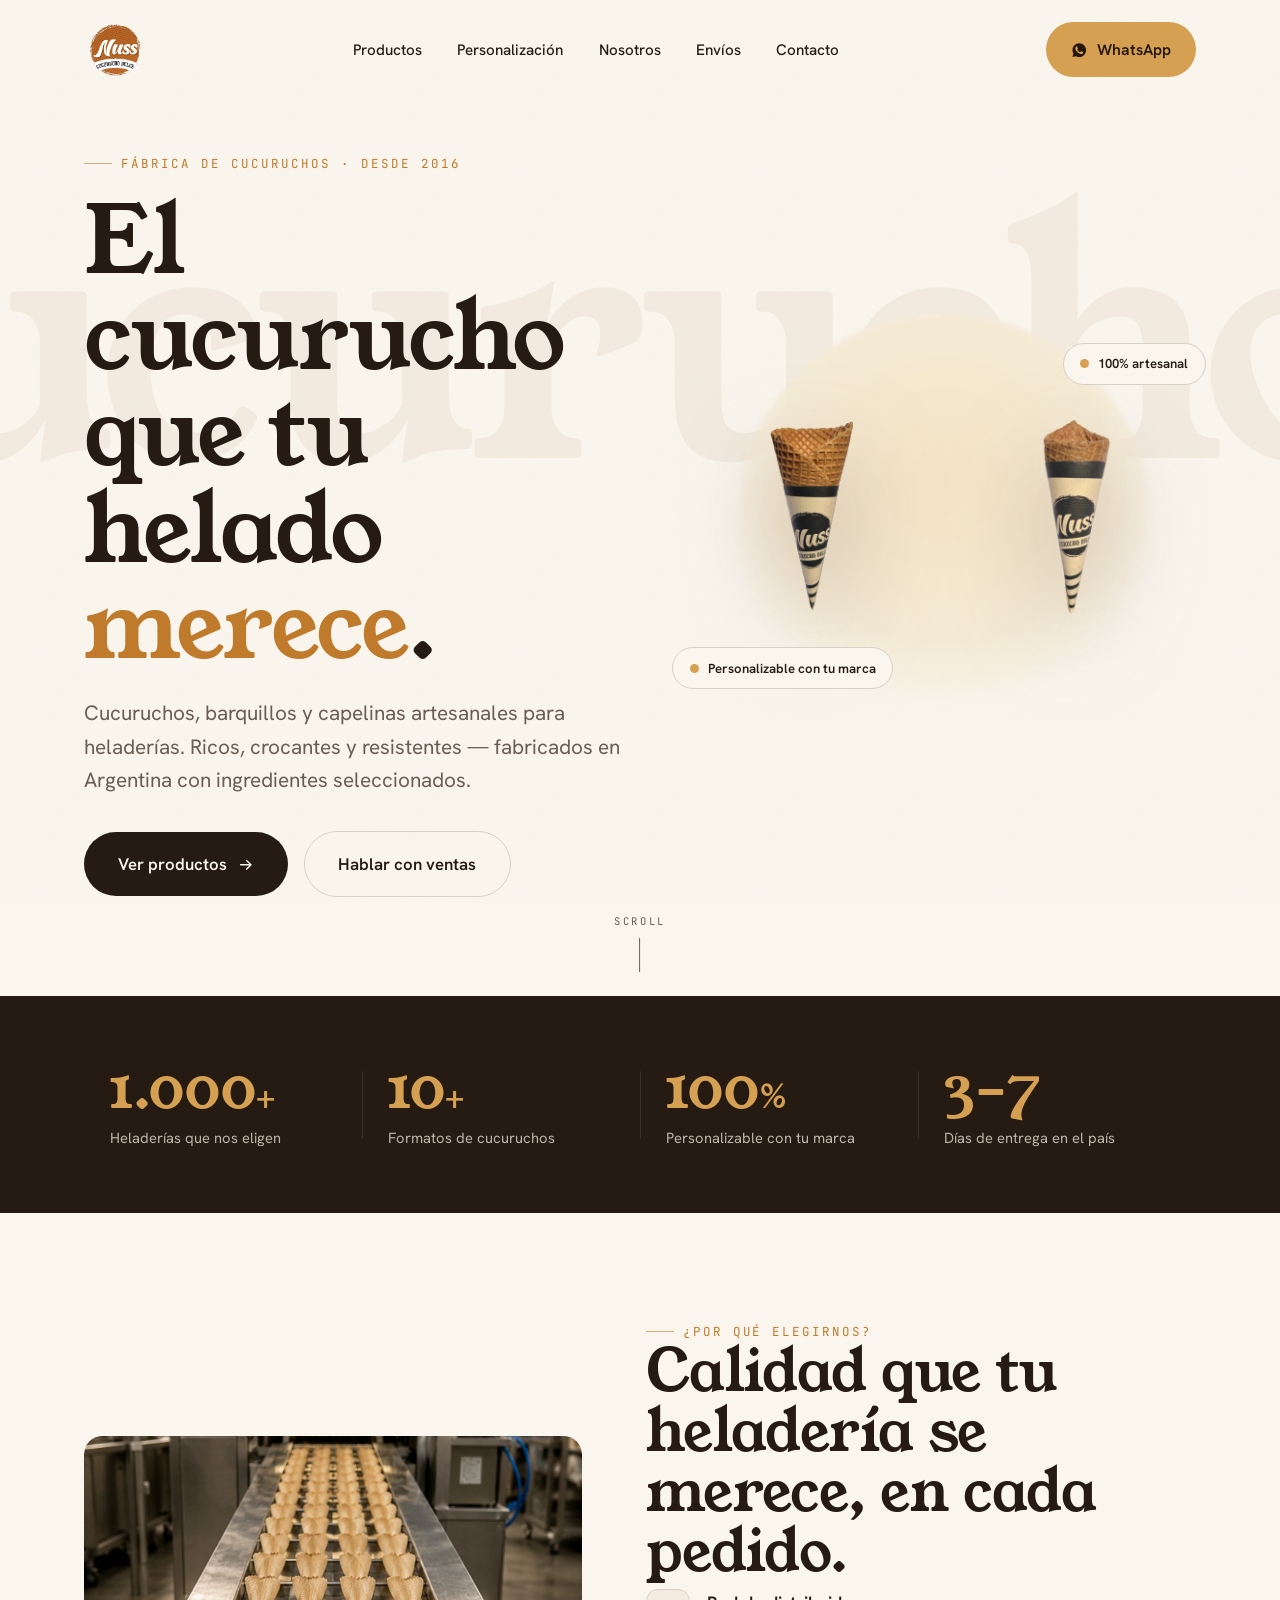
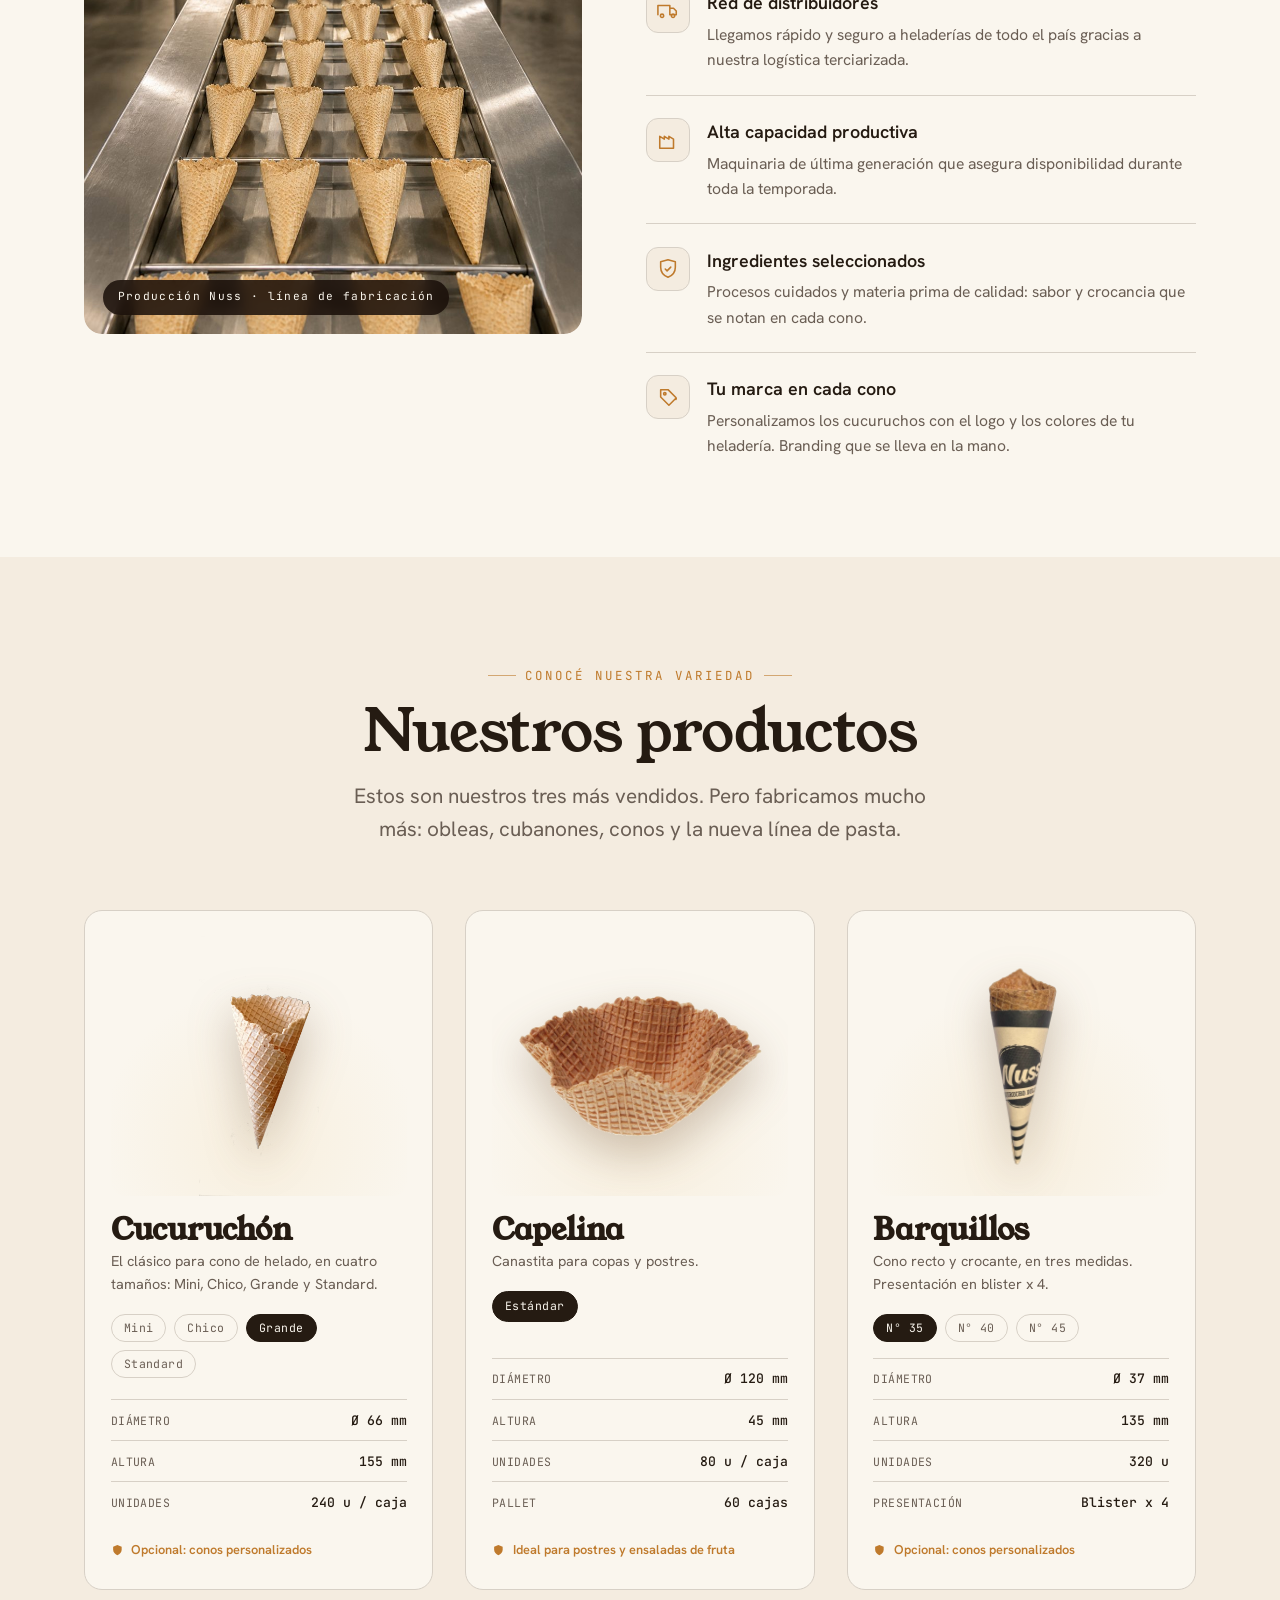
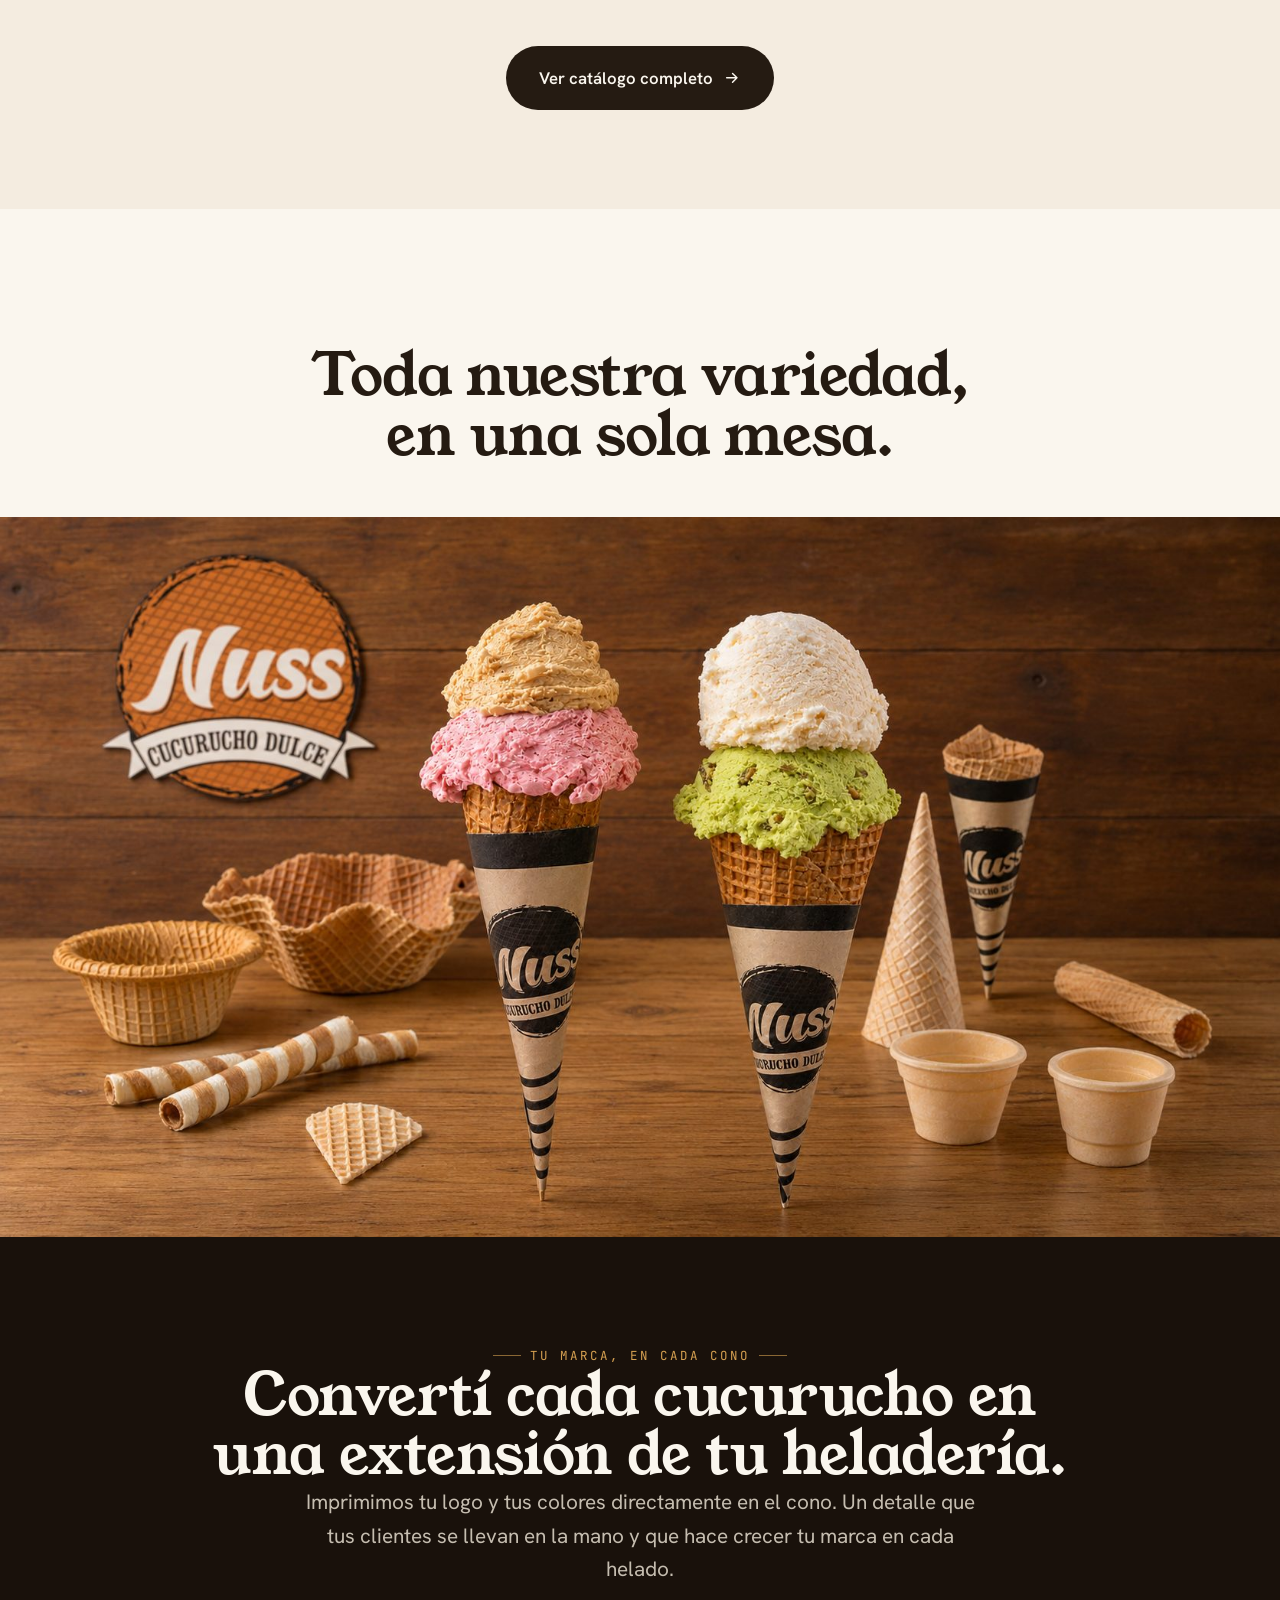
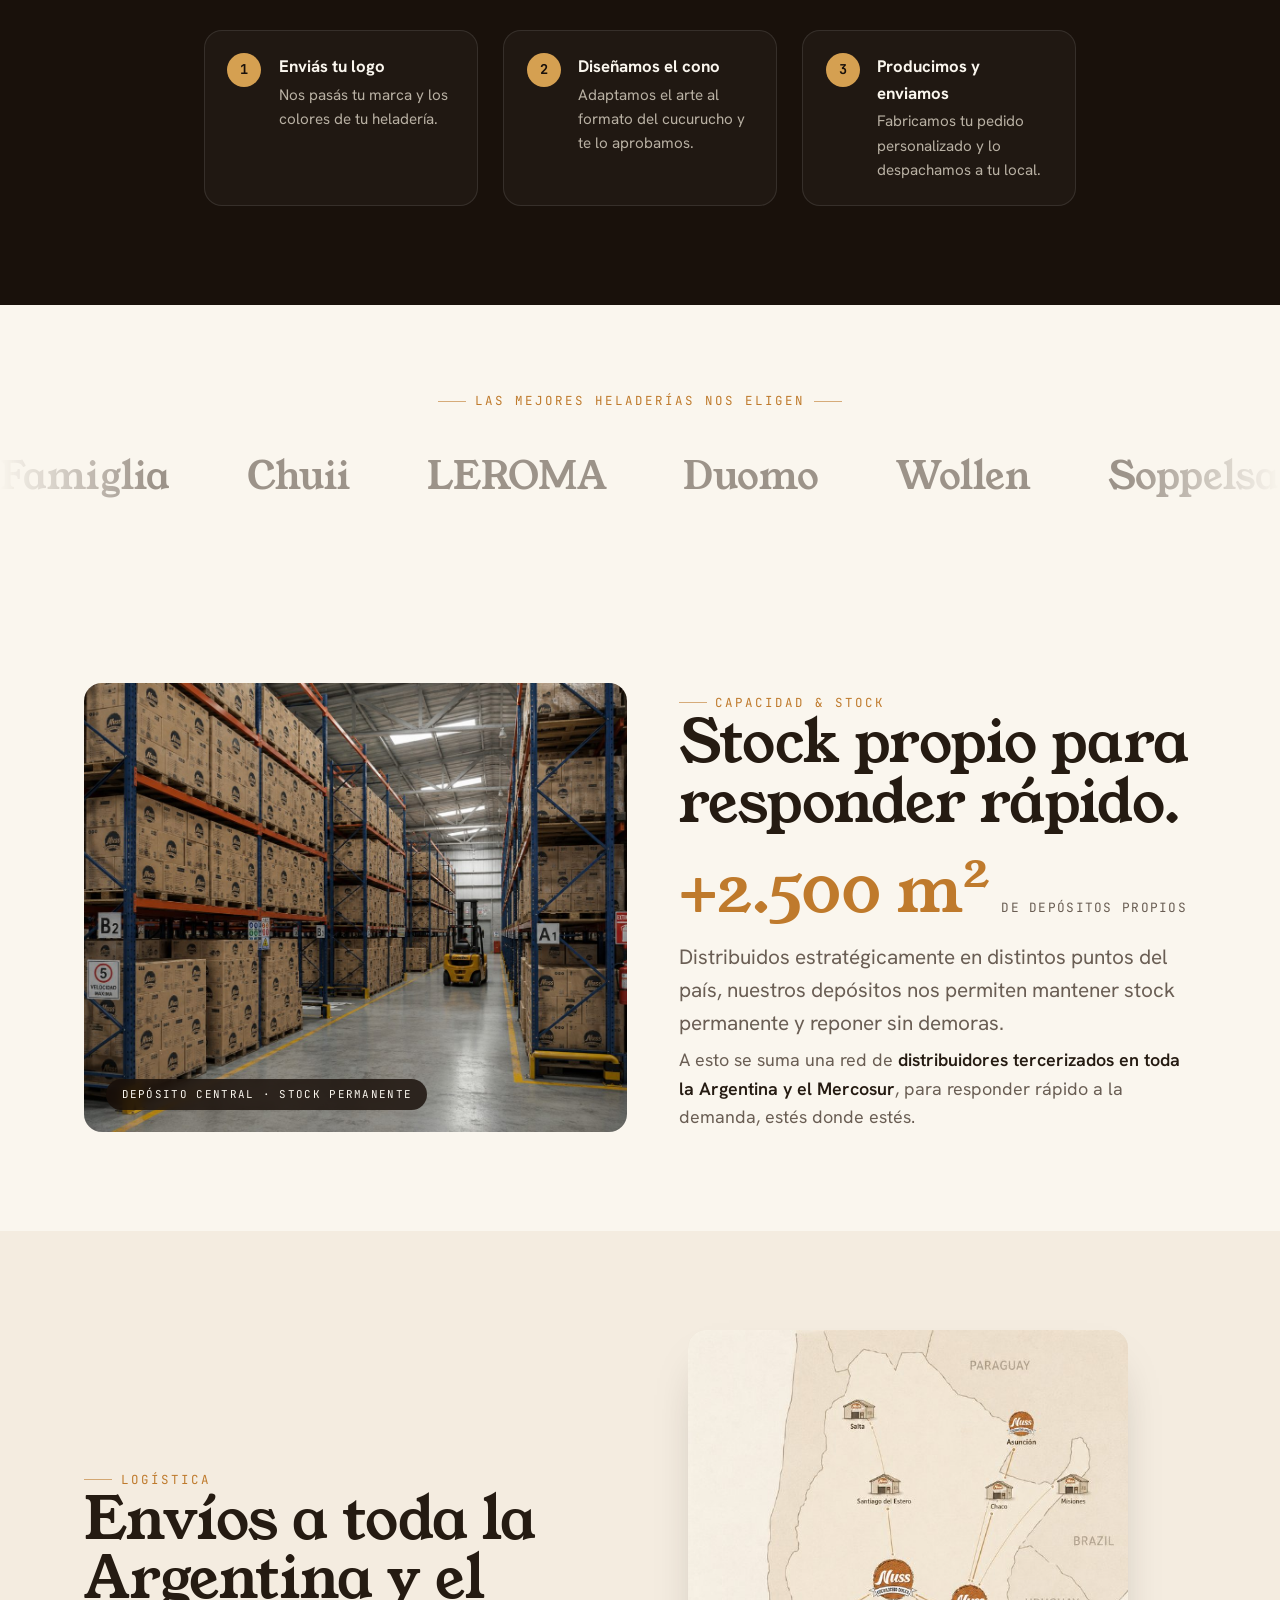
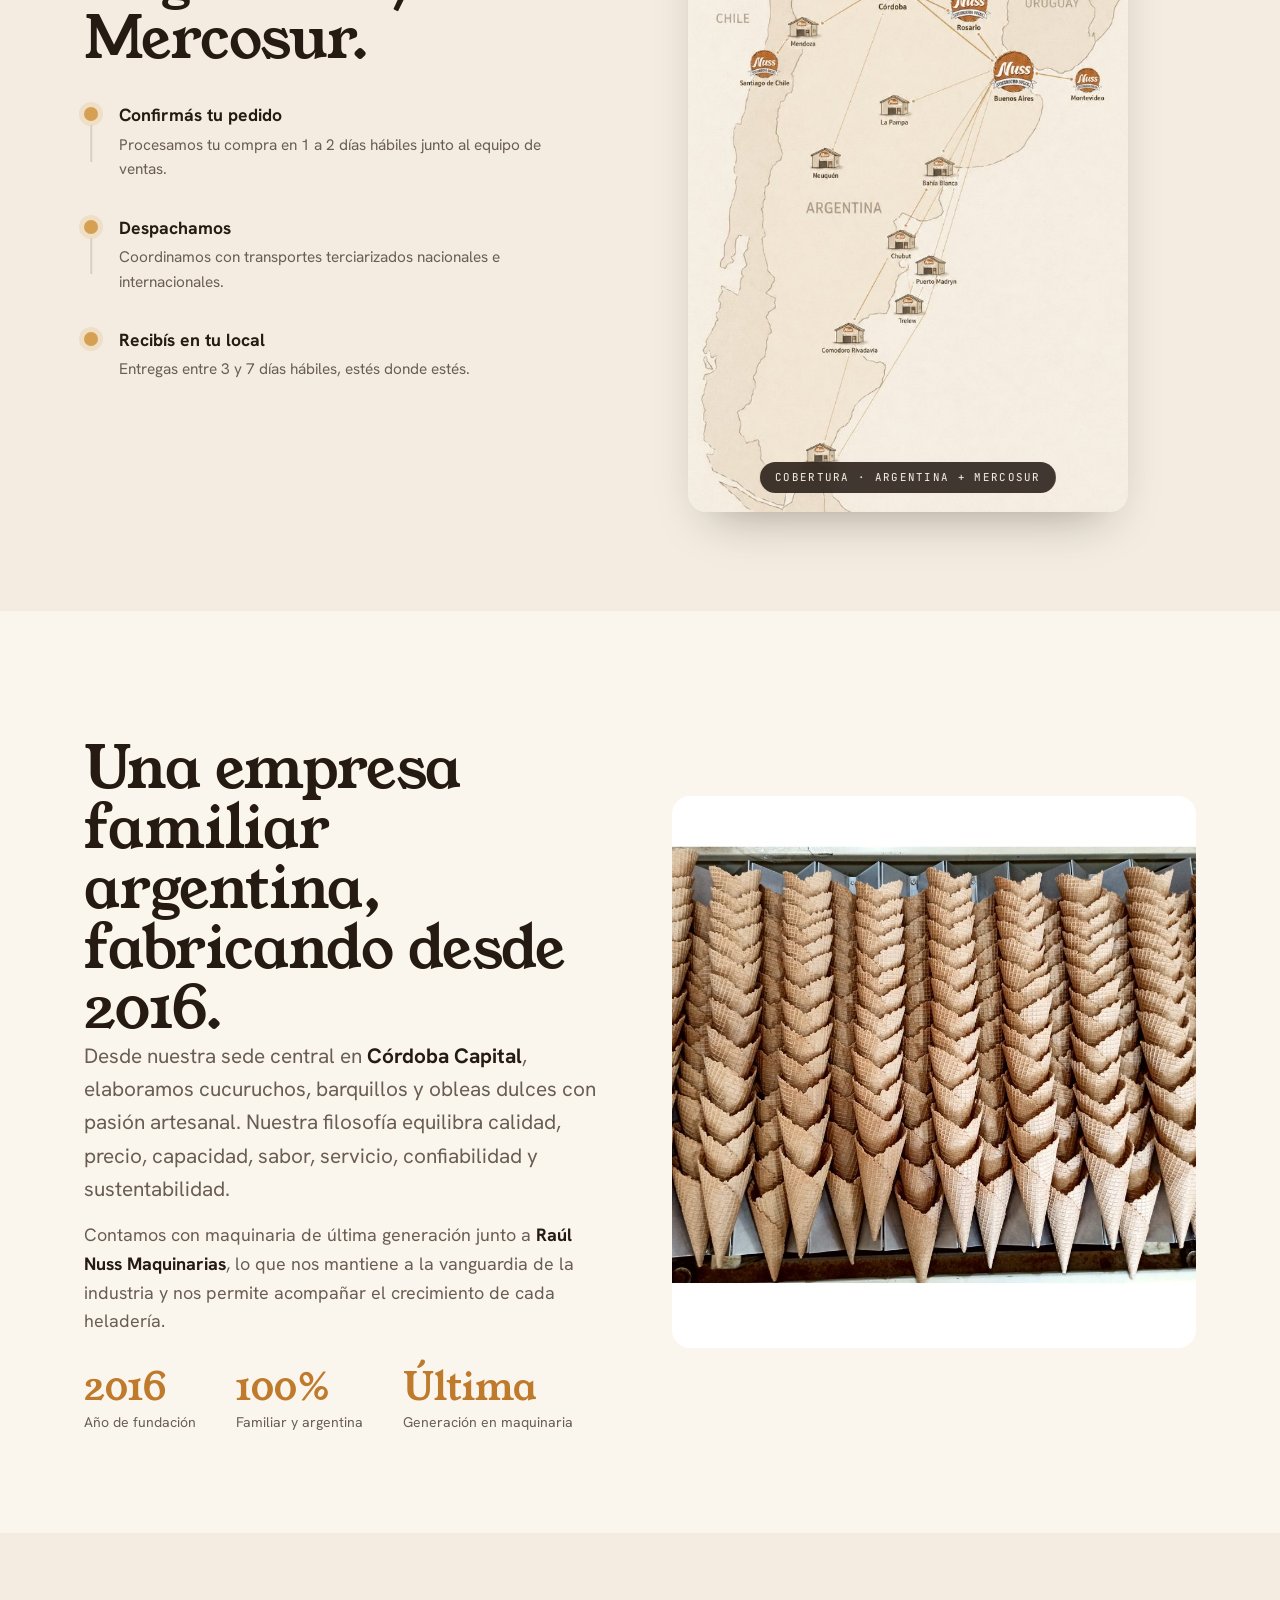
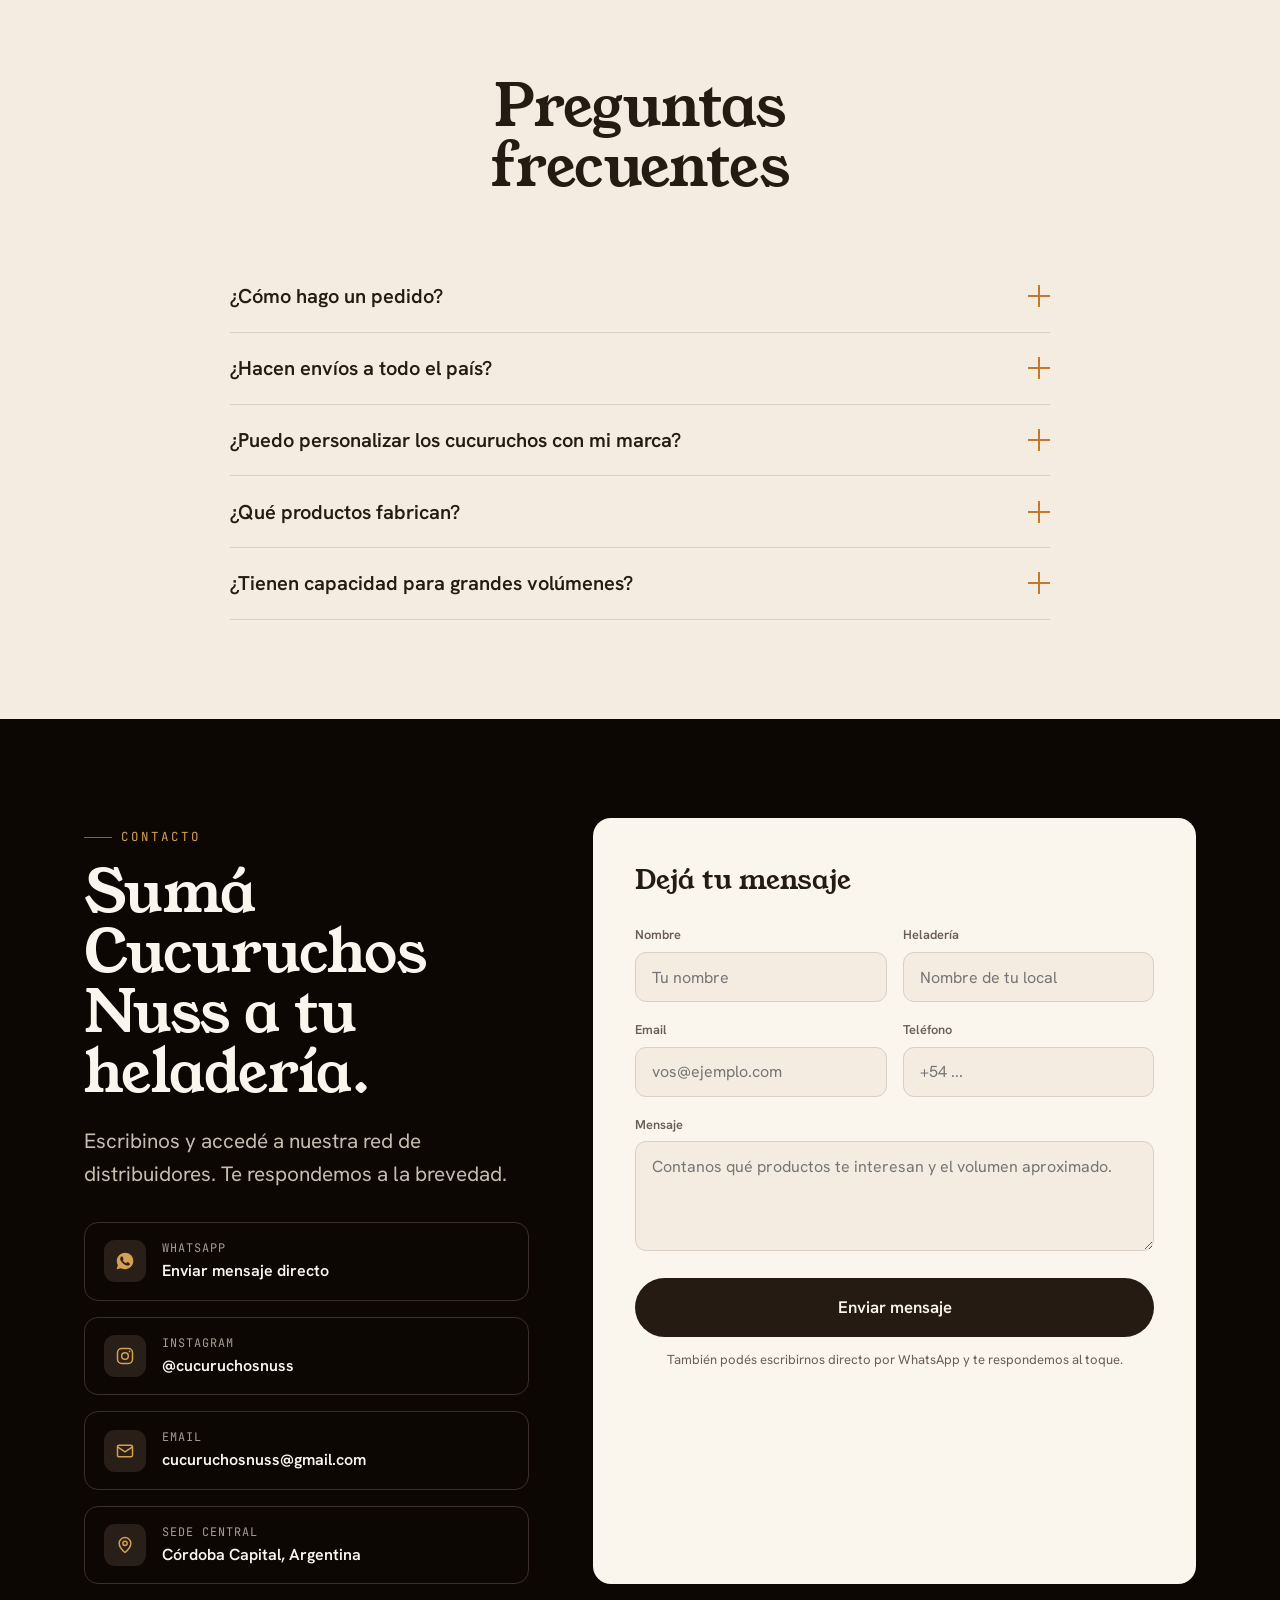
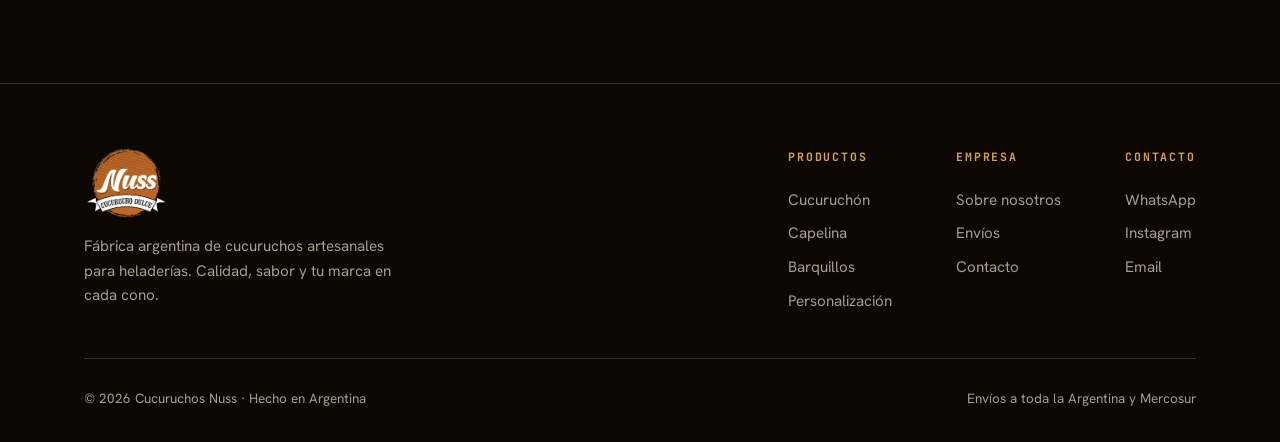
<file: nuss/index.html>
<!DOCTYPE html>
<html lang="es">
<head>
<meta charset="UTF-8" />
<meta name="viewport" content="width=device-width, initial-scale=1" />
<title>Cucuruchos Nuss — Fábrica de cucuruchos artesanales para heladerías</title>
<meta name="description" content="Fábrica argentina de cucuruchos, barquillos y capelinas artesanales para heladerías. Ricos, resistentes y personalizables con tu marca. Envíos a toda Argentina y Mercosur." />
<meta name="keywords" content="cucuruchos, cucuruchos para heladerías, barquillos, capelinas, conos de helado, obleas, fábrica de cucuruchos, cucuruchos Córdoba, cucuruchos personalizados" />
<meta name="author" content="Cucuruchos Nuss" />
<meta name="robots" content="index, follow" />
<link rel="canonical" href="https://www.cucuruchosnuss.com/" />

<!-- Open Graph (miniatura al compartir en WhatsApp / redes) -->
<meta property="og:type" content="website" />
<meta property="og:site_name" content="Cucuruchos Nuss" />
<meta property="og:locale" content="es_AR" />
<meta property="og:title" content="Cucuruchos Nuss — Fábrica de cucuruchos artesanales" />
<meta property="og:description" content="Cucuruchos, barquillos y capelinas artesanales para heladerías. Personalizables con tu marca. Envíos a toda Argentina y Mercosur." />
<meta property="og:url" content="https://www.cucuruchosnuss.com/" />
<meta property="og:image" content="https://www.cucuruchosnuss.com/assets/familia-productos.jpg" />
<meta property="og:image:alt" content="Familia completa de productos Cucuruchos Nuss" />
<meta name="twitter:card" content="summary_large_image" />
<meta name="twitter:title" content="Cucuruchos Nuss — Fábrica de cucuruchos artesanales" />
<meta name="twitter:description" content="Cucuruchos, barquillos y capelinas artesanales para heladerías. Personalizables con tu marca." />
<meta name="twitter:image" content="https://www.cucuruchosnuss.com/assets/familia-productos.jpg" />

<!-- Datos estructurados: negocio local (ayuda a Google a entender la empresa) -->
<script type="application/ld+json">
{
  "@context": "https://schema.org",
  "@type": "LocalBusiness",
  "name": "Cucuruchos Nuss",
  "description": "Fábrica argentina de cucuruchos, barquillos, capelinas y obleas artesanales para heladerías. Personalizables con tu marca. Envíos a toda Argentina y Mercosur.",
  "image": "https://www.cucuruchosnuss.com/assets/familia-productos.jpg",
  "logo": "https://www.cucuruchosnuss.com/assets/logo-nuss.webp",
  "url": "https://www.cucuruchosnuss.com/",
  "telephone": "+543513125236",
  "email": "cucuruchosnuss@gmail.com",
  "sameAs": [ "https://instagram.com/cucuruchosnuss" ],
  "foundingDate": "2016",
  "priceRange": "$$",
  "address": {
    "@type": "PostalAddress",
    "addressLocality": "Córdoba",
    "addressRegion": "Córdoba",
    "addressCountry": "AR"
  },
  "areaServed": [
    { "@type": "Country", "name": "Argentina" },
    { "@type": "Place", "name": "Mercosur" }
  ],
  "makesOffer": {
    "@type": "Offer",
    "itemOffered": {
      "@type": "Product",
      "name": "Cucuruchos artesanales para heladerías"
    }
  }
}
</script>
<link rel="icon" href="assets/logo-nuss.webp" />
<link rel="preconnect" href="https://fonts.googleapis.com" />
<link rel="preconnect" href="https://fonts.gstatic.com" crossorigin />
<link href="https://fonts.googleapis.com/css2?family=Hanken+Grotesk:wght@400;500;600;700&family=Young+Serif&family=JetBrains+Mono:wght@400;500&display=swap" rel="stylesheet" />
<link rel="stylesheet" href="styles.css" />
<script type="application/ld+json">
{
  "@context": "https://schema.org",
  "@type": "FAQPage",
  "mainEntity": [
    {
      "@type": "Question",
      "name": "¿Cómo hago un pedido?",
      "acceptedAnswer": {
        "@type": "Answer",
        "text": "Contactás a nuestro equipo de ventas por WhatsApp o el formulario de esta página y te asesoramos según el volumen de tu heladería. Te armamos un pedido a medida."
      }
    },
    {
      "@type": "Question",
      "name": "¿Hacen envíos a todo el país?",
      "acceptedAnswer": {
        "@type": "Answer",
        "text": "Sí. Procesamos en 1 a 2 días hábiles y entregamos en 3 a 7 días hábiles en toda Argentina, con cobertura también en el Mercosur, a través de transportes terciarizados."
      }
    },
    {
      "@type": "Question",
      "name": "¿Puedo personalizar los cucuruchos con mi marca?",
      "acceptedAnswer": {
        "@type": "Answer",
        "text": "Sí, es nuestro gran diferencial. Imprimimos el logo y los colores de tu heladería directamente en el cono. Consultanos por las cantidades mínimas para personalización."
      }
    },
    {
      "@type": "Question",
      "name": "¿Qué productos fabrican?",
      "acceptedAnswer": {
        "@type": "Answer",
        "text": "Cucuruchones en cuatro tamaños (Mini, Chico, Grande y Standard), capelinas y barquillos en medidas N° 35, 40 y 45. Todos elaborados de forma artesanal con ingredientes seleccionados."
      }
    },
    {
      "@type": "Question",
      "name": "¿Tienen capacidad para grandes volúmenes?",
      "acceptedAnswer": {
        "@type": "Answer",
        "text": "Sí. Nuestra maquinaria de última generación nos permite sostener alta capacidad productiva y garantizar disponibilidad durante toda la temporada."
      }
    }
  ]
}
</script>
</head>
<body>

<!-- ============ NAV ============ -->
<header class="nav" id="nav">
  <div class="wrap nav-inner">
    <a href="#top" class="brand" aria-label="Cucuruchos Nuss — inicio">
      <img src="assets/logo-nuss.webp" alt="Cucuruchos Nuss" style="height:52px;width:auto" />
    </a>
    <nav class="nav-links" id="navLinks">
      <a href="productos.html">Productos</a>
      <a href="#personalizacion">Personalización</a>
      <a href="#nosotros">Nosotros</a>
      <a href="#envios">Envíos</a>
      <a href="#contacto">Contacto</a>
    </nav>
    <div class="nav-cta">
      <a href="https://wa.me/543513125236?text=%C2%A1Hola%20Nuss!%20Quer%C3%ADa%20hacer%20una%20consulta%20sobre%20los%20cucuruchos%20para%20mi%20helader%C3%ADa." target="_blank" rel="noopener" class="btn btn-gold">
        <svg viewBox="0 0 24 24" fill="currentColor"><path d="M12.04 2C6.58 2 2.13 6.45 2.13 11.91c0 1.75.46 3.45 1.32 4.95L2 22l5.25-1.38a9.9 9.9 0 0 0 4.79 1.22h.01c5.46 0 9.91-4.45 9.91-9.91 0-2.65-1.03-5.14-2.9-7.01A9.82 9.82 0 0 0 12.04 2Zm5.8 14.13c-.25.69-1.45 1.32-1.99 1.36-.53.05-1.03.24-3.48-.73-2.93-1.16-4.8-4.15-4.95-4.34-.14-.19-1.18-1.57-1.18-3 0-1.42.75-2.12 1.01-2.41.26-.29.57-.36.76-.36.19 0 .38 0 .54.01.18.01.41-.07.64.49.25.6.84 2.07.91 2.22.07.15.12.32.02.51-.09.19-.14.31-.28.48-.14.17-.29.37-.42.5-.14.14-.28.29-.12.57.16.28.71 1.17 1.53 1.9 1.05.93 1.94 1.22 2.22 1.36.28.14.44.12.6-.07.16-.19.69-.81.88-1.09.18-.28.37-.23.62-.14.25.09 1.61.76 1.89.9.28.14.46.21.53.32.07.12.07.66-.18 1.34Z"/></svg>
        WhatsApp
      </a>
    </div>
    <button class="nav-toggle" id="navToggle" aria-label="Menú"><span></span><span></span><span></span></button>
  </div>
</header>

<!-- ============ HERO ============ -->
<main id="top">
<section class="hero">
  <div class="hero-bg-word" aria-hidden="true">cucuruchos</div>
  <div class="wrap hero-grid">
    <div class="hero-copy">
      <span class="eyebrow reveal">Fábrica de cucuruchos · desde 2016</span>
      <h1 class="display reveal" style="--d:.08s">El cucurucho que tu helado <em>merece</em>.</h1>
      <p class="lead reveal" style="--d:.16s">Cucuruchos, barquillos y capelinas artesanales para heladerías. Ricos, crocantes y resistentes — fabricados en Argentina con ingredientes seleccionados.</p>
      <div class="hero-actions reveal" style="--d:.24s">
        <a href="#productos" class="btn btn-primary btn-lg">Ver productos
          <svg viewBox="0 0 24 24" fill="none" stroke="currentColor" stroke-width="2"><path d="M5 12h14M13 6l6 6-6 6" stroke-linecap="round" stroke-linejoin="round"/></svg>
        </a>
        <a href="https://wa.me/543513125236?text=%C2%A1Hola%20Nuss!%20Quer%C3%ADa%20hacer%20una%20consulta%20sobre%20los%20cucuruchos%20para%20mi%20helader%C3%ADa." target="_blank" rel="noopener" class="btn btn-ghost btn-lg">Hablar con ventas</a>
      </div>
    </div>
    <div class="hero-media reveal-scale" style="--d:.2s">
      <div class="hero-disc" aria-hidden="true"></div>
      <div class="hero-cones">
        <div class="cone-wrap">
          <div class="cone-swap" tabindex="0" aria-label="Cucuruchón Nuss — pasá el mouse para ver el helado">
            <img class="hero-cone cone-empty" src="assets/cucurucho-nuss-v2.webp" alt="Cucuruchón con marca Nuss" />
            <img class="cone-full" src="assets/helado-pistacho-vainilla.webp" alt="Cucuruchón Nuss con helado de pistacho y vainilla" />
          </div>
        </div>
        <div class="cone-wrap cone-wrap--b">
          <div class="cone-swap" tabindex="0" aria-label="Barquillo Nuss — pasá el mouse para ver el helado">
            <img class="hero-cone cone-empty" src="assets/cucurucho-nuss.webp" alt="Barquillo con marca Nuss" />
            <img class="cone-full" src="assets/helado-frutilla-ddl.webp" alt="Barquillo Nuss con helado de frutilla y dulce de leche" />
          </div>
        </div>
      </div>
      <div class="hero-badge b1"><span class="dot"></span> 100% artesanal</div>
      <div class="hero-badge b2"><span class="dot"></span> Personalizable con tu marca</div>
    </div>
  </div>
  <div class="scroll-cue" aria-hidden="true">scroll</div>
</section>

<!-- ============ STATS ============ -->
<section class="stats">
  <div class="wrap stats-grid">
    <div class="stat reveal"><div class="stat-num"><span data-count="1000">0</span><span class="suf">+</span></div><div class="stat-label">Heladerías que nos eligen</div></div>
    <div class="stat reveal" style="--d:.08s"><div class="stat-num"><span data-count="10">0</span><span class="suf">+</span></div><div class="stat-label">Formatos de cucuruchos</div></div>
    <div class="stat reveal" style="--d:.16s"><div class="stat-num"><span data-count="100">0</span><span class="suf">%</span></div><div class="stat-label">Personalizable con tu marca</div></div>
    <div class="stat reveal" style="--d:.24s"><div class="stat-num">3–7</div><div class="stat-label">Días de entrega en el país</div></div>
  </div>
</section>

<!-- ============ POR QUÉ ============ -->
<section class="section">
  <div class="wrap why-grid">
    <div class="why-media why-media--photo reveal-scale">
      <img src="assets/fabrica-linea.jpg" loading="lazy" alt="Línea de producción de cucuruchos Nuss: conos alineados sobre la cinta transportadora en la fábrica" />
      <span class="frame-tag">Producción Nuss · línea de fabricación</span>
    </div>
    <div class="why-copy">
      <span class="eyebrow reveal">¿Por qué elegirnos?</span>
      <h2 class="title reveal" style="--d:.06s">Calidad que tu heladería se merece, en cada pedido.</h2>
      <div class="feature-list">
        <div class="feature reveal" style="--d:.1s">
          <div class="feature-ico"><svg viewBox="0 0 24 24" fill="none" stroke="currentColor" stroke-width="1.7"><path d="M1 16V6h13v10M14 9h4l3 3v4h-7M5.5 19a1.8 1.8 0 1 0 0-3.6 1.8 1.8 0 0 0 0 3.6Zm12 0a1.8 1.8 0 1 0 0-3.6 1.8 1.8 0 0 0 0 3.6Z" stroke-linecap="round" stroke-linejoin="round"/></svg></div>
          <div><h3>Red de distribuidores</h3><p>Llegamos rápido y seguro a heladerías de todo el país gracias a nuestra logística terciarizada.</p></div>
        </div>
        <div class="feature reveal" style="--d:.16s">
          <div class="feature-ico"><svg viewBox="0 0 24 24" fill="none" stroke="currentColor" stroke-width="1.7"><path d="M3 21V8l5 3V8l5 3V8l5 3v10H3Z" stroke-linecap="round" stroke-linejoin="round"/></svg></div>
          <div><h3>Alta capacidad productiva</h3><p>Maquinaria de última generación que asegura disponibilidad durante toda la temporada.</p></div>
        </div>
        <div class="feature reveal" style="--d:.22s">
          <div class="feature-ico"><svg viewBox="0 0 24 24" fill="none" stroke="currentColor" stroke-width="1.7"><path d="M12 21c5-2 8-6 8-11V4l-8-2-8 2v6c0 5 3 9 8 11Z" stroke-linecap="round" stroke-linejoin="round"/><path d="M9 12l2 2 4-4" stroke-linecap="round" stroke-linejoin="round"/></svg></div>
          <div><h3>Ingredientes seleccionados</h3><p>Procesos cuidados y materia prima de calidad: sabor y crocancia que se notan en cada cono.</p></div>
        </div>
        <div class="feature reveal" style="--d:.28s">
          <div class="feature-ico"><svg viewBox="0 0 24 24" fill="none" stroke="currentColor" stroke-width="1.7"><path d="M20.6 13.4 13 21l-9-9V4h8l8.6 8.6a1.4 1.4 0 0 1 0 2Z" stroke-linecap="round" stroke-linejoin="round"/><circle cx="8.5" cy="8.5" r="1.3"/></svg></div>
          <div><h3>Tu marca en cada cono</h3><p>Personalizamos los cucuruchos con el logo y los colores de tu heladería. Branding que se lleva en la mano.</p></div>
        </div>
      </div>
    </div>
  </div>
</section>

<!-- ============ PRODUCTOS ============ -->
<section class="section products" id="productos">
  <div class="wrap">
    <div class="section-head center">
      <span class="eyebrow center reveal">Conocé nuestra variedad</span>
      <h2 class="title reveal" style="--d:.06s">Nuestros productos</h2>
      <p class="lead reveal" style="--d:.12s;margin-inline:auto">Estos son nuestros tres más vendidos. Pero fabricamos mucho más: obleas, cubanones, conos y la nueva línea de pasta.</p>
    </div>
    <div class="prod-grid">

      <!-- Cucuruchón -->
      <article class="prod-card reveal">
        <div class="prod-photo"><img class="img-cucurucho" src="assets/cucurucho.webp" loading="lazy" alt="Cucuruchón Nuss" /></div>
        <h3 class="prod-name">Cucuruchón</h3>
        <p class="prod-sub">El clásico para cono de helado, en cuatro tamaños: Mini, Chico, Grande y Standard.</p>
        <div class="prod-variants" data-variants>
          <button class="variant-pill" data-d="Ø 56 mm" data-h="130 mm" data-u="320 u / caja">Mini</button>
          <button class="variant-pill" data-d="Ø 60 mm" data-h="145 mm" data-u="256 u / caja">Chico</button>
          <button class="variant-pill active" data-d="Ø 66 mm" data-h="155 mm" data-u="240 u / caja">Grande</button>
          <button class="variant-pill" data-d="Ø 70 mm" data-h="160 mm" data-u="224 u / caja">Standard</button>
        </div>
        <div class="spec-table">
          <div class="spec-row"><span class="k">Diámetro</span><span class="v" data-spec="d">Ø 66 mm</span></div>
          <div class="spec-row"><span class="k">Altura</span><span class="v" data-spec="h">155 mm</span></div>
          <div class="spec-row"><span class="k">Unidades</span><span class="v" data-spec="u">240 u / caja</span></div>
        </div>
        <div class="prod-perso"><svg viewBox="0 0 24 24" fill="currentColor"><path d="M12 2 4 5v6c0 5 3.4 8.5 8 10 4.6-1.5 8-5 8-10V5l-8-3Z"/></svg> Opcional: conos personalizados</div>
      </article>

      <!-- Capelina -->
      <article class="prod-card reveal" style="--d:.1s">
        <div class="prod-photo"><img src="assets/capelina.webp" loading="lazy" alt="Capelina Nuss" /></div>
        <h3 class="prod-name">Capelina</h3>
        <p class="prod-sub">Canastita para copas y postres.</p>
        <div class="prod-variants"><span class="variant-pill active">Estándar</span></div>
        <div class="spec-table">
          <div class="spec-row"><span class="k">Diámetro</span><span class="v">Ø 120 mm</span></div>
          <div class="spec-row"><span class="k">Altura</span><span class="v">45 mm</span></div>
          <div class="spec-row"><span class="k">Unidades</span><span class="v">80 u / caja</span></div>
          <div class="spec-row"><span class="k">Pallet</span><span class="v">60 cajas</span></div>
        </div>
        <div class="prod-perso"><svg viewBox="0 0 24 24" fill="currentColor"><path d="M12 2 4 5v6c0 5 3.4 8.5 8 10 4.6-1.5 8-5 8-10V5l-8-3Z"/></svg> Ideal para postres y ensaladas de fruta</div>
      </article>

      <!-- Barquillos -->
      <article class="prod-card reveal" style="--d:.2s">
        <div class="prod-photo"><img src="assets/cucurucho-nuss.webp" loading="lazy" alt="Barquillo Nuss con marca" /></div>
        <h3 class="prod-name">Barquillos</h3>
        <p class="prod-sub">Cono recto y crocante, en tres medidas. Presentación en blister x 4.</p>
        <div class="prod-variants" data-variants>
          <button class="variant-pill active" data-d="Ø 37 mm" data-h="135 mm" data-u="320 u">N° 35</button>
          <button class="variant-pill" data-d="Ø 42 mm" data-h="147 mm" data-u="252 u">N° 40</button>
          <button class="variant-pill" data-d="Ø 47 mm" data-h="157 mm" data-u="216 u">N° 45</button>
        </div>
        <div class="spec-table">
          <div class="spec-row"><span class="k">Diámetro</span><span class="v" data-spec="d">Ø 37 mm</span></div>
          <div class="spec-row"><span class="k">Altura</span><span class="v" data-spec="h">135 mm</span></div>
          <div class="spec-row"><span class="k">Unidades</span><span class="v" data-spec="u">320 u</span></div>
          <div class="spec-row"><span class="k">Presentación</span><span class="v">Blister x 4</span></div>
        </div>
        <div class="prod-perso"><svg viewBox="0 0 24 24" fill="currentColor"><path d="M12 2 4 5v6c0 5 3.4 8.5 8 10 4.6-1.5 8-5 8-10V5l-8-3Z"/></svg> Opcional: conos personalizados</div>
      </article>

    </div>
    <div class="reveal" style="text-align:center;margin-top:clamp(2.5rem,5vw,3.5rem)">
      <a href="productos.html" class="btn btn-primary btn-lg">Ver catálogo completo
        <svg viewBox="0 0 24 24" fill="none" stroke="currentColor" stroke-width="2"><path d="M5 12h14M13 6l6 6-6 6" stroke-linecap="round" stroke-linejoin="round"/></svg>
      </a>
    </div>
  </div>
</section>

<!-- ============ BANNER FAMILIA ============ -->
<section class="fam-banner">
  <div class="fam-head">
    <span class="eyebrow center reveal" style="justify-content:center">Toda la familia Nuss</span>
    <h2 class="title reveal" style="--d:.06s;margin-top:.5rem">Toda nuestra variedad, en una sola mesa.</h2>
  </div>
  <figure class="fam-figure reveal-scale" style="--d:.1s">
    <img src="assets/familia-productos.jpg" loading="lazy" alt="Familia completa de productos Cucuruchos Nuss: cucuruchones con helado de pistacho, vainilla, frutilla y dulce de leche, capelinas, cubanones, dolce rolly y tacitas sobre una mesa de madera" />
  </figure>
</section>

<section class="section custom" id="personalizacion">
  <div class="wrap custom-solo">
    <div class="custom-copy center">
      <span class="eyebrow center reveal" style="justify-content:center">Tu marca, en cada cono</span>
      <h2 class="title reveal" style="--d:.06s;margin-inline:auto">Convertí cada cucurucho en una extensión de tu heladería.</h2>
      <p class="lead reveal" style="--d:.12s;margin-inline:auto">Imprimimos tu logo y tus colores directamente en el cono. Un detalle que tus clientes se llevan en la mano y que hace crecer tu marca en cada helado.</p>
      <div class="steps steps--row">
        <div class="step reveal" style="--d:.16s"><div class="step-num">1</div><div><h4>Enviás tu logo</h4><p>Nos pasás tu marca y los colores de tu heladería.</p></div></div>
        <div class="step reveal" style="--d:.22s"><div class="step-num">2</div><div><h4>Diseñamos el cono</h4><p>Adaptamos el arte al formato del cucurucho y te lo aprobamos.</p></div></div>
        <div class="step reveal" style="--d:.28s"><div class="step-num">3</div><div><h4>Producimos y enviamos</h4><p>Fabricamos tu pedido personalizado y lo despachamos a tu local.</p></div></div>
      </div>
    </div>
  </div>
</section>

<!-- ============ CLIENTES ============ -->
<section class="clients">
  <div class="wrap">
    <span class="eyebrow center reveal">Las mejores heladerías nos eligen</span>
  </div>
  <div class="marquee">
    <div class="marquee-track">
      <span class="client-name">Famiglia</span><span class="client-name">Chuii</span><span class="client-name">LEROMA</span><span class="client-name">Duomo</span><span class="client-name">Wollen</span><span class="client-name">Soppelsa</span><span class="client-name">Yomo</span><span class="client-name">Alpina Helados</span><span class="client-name">Caseratto</span><span class="client-name">Vanshelato</span><span class="client-name">Aspen</span><span class="client-name">Yo</span><span class="client-name">Mayo</span><span class="client-name">Glups</span>
      <span class="client-name">Famiglia</span><span class="client-name">Chuii</span><span class="client-name">LEROMA</span><span class="client-name">Duomo</span><span class="client-name">Wollen</span><span class="client-name">Soppelsa</span><span class="client-name">Yomo</span><span class="client-name">Alpina Helados</span><span class="client-name">Caseratto</span><span class="client-name">Vanshelato</span><span class="client-name">Aspen</span><span class="client-name">Yo</span><span class="client-name">Mayo</span><span class="client-name">Glups</span>
    </div>
  </div>
</section>

<!-- ============ CAPACIDAD / DEPÓSITO ============ -->
<section class="section cap" id="capacidad">
  <div class="wrap cap-grid">
    <figure class="cap-photo reveal-scale">
      <img src="assets/deposito-nuss.jpg" loading="lazy" alt="Depósito central de Cucuruchos Nuss: pallets de cajas en estanterías y autoelevador en operación" />
      <figcaption class="dep-tag">Depósito central · stock permanente</figcaption>
    </figure>
    <div class="cap-copy">
      <span class="eyebrow reveal">Capacidad &amp; stock</span>
      <h2 class="title reveal" style="--d:.06s">Stock propio para responder rápido.</h2>
      <div class="cap-stat reveal" style="--d:.1s">
        <span class="cap-num">+2.500 m²</span>
        <span class="cap-lbl">de depósitos propios</span>
      </div>
      <p class="lead reveal" style="--d:.14s">Distribuidos estratégicamente en distintos puntos del país, nuestros depósitos nos permiten mantener stock permanente y reponer sin demoras.</p>
      <p class="cap-extra reveal" style="--d:.18s">A esto se suma una red de <strong>distribuidores tercerizados en toda la Argentina y el Mercosur</strong>, para responder rápido a la demanda, estés donde estés.</p>
    </div>
  </div>
</section>

<!-- ============ ENVÍOS ============ -->
<section class="section shipping" id="envios">
  <div class="wrap ship-grid">
    <div class="ship-copy">
      <span class="eyebrow reveal">Logística</span>
      <h2 class="title reveal" style="--d:.06s">Envíos a toda la Argentina y el Mercosur.</h2>
      <div class="ship-timeline" style="margin-top:2rem">
        <div class="ship-step reveal" style="--d:.1s"><div class="ship-dot"></div><div><h4>Confirmás tu pedido</h4><p>Procesamos tu compra en 1 a 2 días hábiles junto al equipo de ventas.</p></div></div>
        <div class="ship-step reveal" style="--d:.16s"><div class="ship-dot"></div><div><h4>Despachamos</h4><p>Coordinamos con transportes terciarizados nacionales e internacionales.</p></div></div>
        <div class="ship-step reveal" style="--d:.22s"><div class="ship-dot"></div><div><h4>Recibís en tu local</h4><p>Entregas entre 3 y 7 días hábiles, estés donde estés.</p></div></div>
      </div>
    </div>
    <figure class="ship-map reveal-scale" style="--d:.1s">
      <img src="assets/mapa-distribucion.jpg" loading="lazy" alt="Mapa de distribución de Cucuruchos Nuss: depósitos y centros en Argentina (Córdoba, Buenos Aires, Rosario, Mendoza, Neuquén, Patagonia y más) y el Mercosur (Asunción, Montevideo, Santiago de Chile)" />
      <figcaption class="dep-tag">Cobertura · Argentina + Mercosur</figcaption>
    </figure>
  </div>
</section>

<!-- ============ SOBRE NOSOTROS ============ -->
<section class="section" id="nosotros">
  <div class="wrap about-grid">
    <div class="about-copy">
      <span class="eyebrow reveal">Sobre nosotros</span>
      <h2 class="title reveal" style="--d:.06s">Una empresa familiar argentina, fabricando desde 2016.</h2>
      <p class="lead reveal" style="--d:.12s">Desde nuestra sede central en <strong style="color:var(--ink)">Córdoba Capital</strong>, elaboramos cucuruchos, barquillos y obleas dulces con pasión artesanal. Nuestra filosofía equilibra calidad, precio, capacidad, sabor, servicio, confiabilidad y sustentabilidad.</p>
      <p class="reveal" style="--d:.18s;color:var(--muted);margin-top:1rem;max-width:60ch">Contamos con maquinaria de última generación junto a <strong style="color:var(--ink)">Raúl Nuss Maquinarias</strong>, lo que nos mantiene a la vanguardia de la industria y nos permite acompañar el crecimiento de cada heladería.</p>
      <div class="about-stat-row reveal" style="--d:.24s">
        <div class="about-stat"><div class="n">2016</div><div class="l">Año de fundación</div></div>
        <div class="about-stat"><div class="n">100%</div><div class="l">Familiar y argentina</div></div>
        <div class="about-stat"><div class="n">Última</div><div class="l">Generación en maquinaria</div></div>
      </div>
    </div>
    <div class="about-media reveal-scale" style="--d:.1s">
      <img src="assets/fabrica.jpg" loading="lazy" alt="Cucuruchones recién salidos de la máquina en la fábrica Nuss" />
    </div>
  </div>
</section>

<!-- ============ FAQ ============ -->
<section class="section" style="background:var(--paper-2)">
  <div class="wrap">
    <div class="section-head center">
      <span class="eyebrow center reveal">Más información</span>
      <h2 class="title reveal" style="--d:.06s">Preguntas frecuentes</h2>
    </div>
    <div class="faq-wrap">
      <div class="faq-item reveal">
        <button class="faq-q">¿Cómo hago un pedido?<span class="faq-icon"></span></button>
        <div class="faq-a"><p>Contactás a nuestro equipo de ventas por WhatsApp o el formulario de esta página y te asesoramos según el volumen de tu heladería. Te armamos un pedido a medida.</p></div>
      </div>
      <div class="faq-item reveal">
        <button class="faq-q">¿Hacen envíos a todo el país?<span class="faq-icon"></span></button>
        <div class="faq-a"><p>Sí. Procesamos en 1 a 2 días hábiles y entregamos en 3 a 7 días hábiles en toda Argentina, con cobertura también en el Mercosur, a través de transportes terciarizados.</p></div>
      </div>
      <div class="faq-item reveal">
        <button class="faq-q">¿Puedo personalizar los cucuruchos con mi marca?<span class="faq-icon"></span></button>
        <div class="faq-a"><p>Sí, es nuestro gran diferencial. Imprimimos el logo y los colores de tu heladería directamente en el cono. Consultanos por las cantidades mínimas para personalización.</p></div>
      </div>
      <div class="faq-item reveal">
        <button class="faq-q">¿Qué productos fabrican?<span class="faq-icon"></span></button>
        <div class="faq-a"><p>Cucuruchones en cuatro tamaños (Mini, Chico, Grande y Standard), capelinas y barquillos en medidas N° 35, 40 y 45. Todos elaborados de forma artesanal con ingredientes seleccionados.</p></div>
      </div>
      <div class="faq-item reveal">
        <button class="faq-q">¿Tienen capacidad para grandes volúmenes?<span class="faq-icon"></span></button>
        <div class="faq-a"><p>Sí. Nuestra maquinaria de última generación nos permite sostener alta capacidad productiva y garantizar disponibilidad durante toda la temporada.</p></div>
      </div>
    </div>
  </div>
</section>

<!-- ============ CONTACTO ============ -->
<section class="section contact" id="contacto">
  <div class="wrap contact-grid">
    <div class="contact-info">
      <span class="eyebrow reveal">Contacto</span>
      <h2 class="title reveal" style="--d:.06s">Sumá Cucuruchos Nuss a tu heladería.</h2>
      <p class="lead reveal" style="--d:.12s">Escribinos y accedé a nuestra red de distribuidores. Te respondemos a la brevedad.</p>
      <div class="contact-channels">
        <a href="https://wa.me/543513125236?text=%C2%A1Hola%20Nuss!%20Quer%C3%ADa%20hacer%20una%20consulta%20sobre%20los%20cucuruchos%20para%20mi%20helader%C3%ADa." target="_blank" rel="noopener" class="channel reveal" style="--d:.16s">
          <div class="channel-ico"><svg viewBox="0 0 24 24" fill="currentColor"><path d="M12.04 2C6.58 2 2.13 6.45 2.13 11.91c0 1.75.46 3.45 1.32 4.95L2 22l5.25-1.38a9.9 9.9 0 0 0 4.79 1.22h.01c5.46 0 9.91-4.45 9.91-9.91 0-2.65-1.03-5.14-2.9-7.01A9.82 9.82 0 0 0 12.04 2Zm5.8 14.13c-.25.69-1.45 1.32-1.99 1.36-.53.05-1.03.24-3.48-.73-2.93-1.16-4.8-4.15-4.95-4.34-.14-.19-1.18-1.57-1.18-3 0-1.42.75-2.12 1.01-2.41.26-.29.57-.36.76-.36.19 0 .38 0 .54.01.18.01.41-.07.64.49.25.6.84 2.07.91 2.22.07.15.12.32.02.51-.09.19-.14.31-.28.48-.14.17-.29.37-.42.5-.14.14-.28.29-.12.57.16.28.71 1.17 1.53 1.9 1.05.93 1.94 1.22 2.22 1.36.28.14.44.12.6-.07.16-.19.69-.81.88-1.09.18-.28.37-.23.62-.14.25.09 1.61.76 1.89.9.28.14.46.21.53.32.07.12.07.66-.18 1.34Z"/></svg></div>
          <div><div class="k">WhatsApp</div><div class="v">Enviar mensaje directo</div></div>
        </a>
        <a href="https://instagram.com/cucuruchosnuss" target="_blank" rel="noopener" class="channel reveal" style="--d:.22s">
          <div class="channel-ico"><svg viewBox="0 0 24 24" fill="none" stroke="currentColor" stroke-width="1.8"><rect x="3" y="3" width="18" height="18" rx="5"/><circle cx="12" cy="12" r="4"/><circle cx="17.5" cy="6.5" r="1" fill="currentColor" stroke="none"/></svg></div>
          <div><div class="k">Instagram</div><div class="v">@cucuruchosnuss</div></div>
        </a>
        <a href="mailto:cucuruchosnuss@gmail.com" class="channel reveal" style="--d:.28s">
          <div class="channel-ico"><svg viewBox="0 0 24 24" fill="none" stroke="currentColor" stroke-width="1.8"><rect x="3" y="5" width="18" height="14" rx="2"/><path d="m3 7 9 6 9-6" stroke-linecap="round" stroke-linejoin="round"/></svg></div>
          <div><div class="k">Email</div><div class="v">cucuruchosnuss@gmail.com</div></div>
        </a>
        <div class="channel reveal" style="--d:.34s">
          <div class="channel-ico"><svg viewBox="0 0 24 24" fill="none" stroke="currentColor" stroke-width="1.8"><path d="M12 21s7-5.6 7-11a7 7 0 1 0-14 0c0 5.4 7 11 7 11Z" stroke-linejoin="round"/><circle cx="12" cy="10" r="2.6"/></svg></div>
          <div><div class="k">Sede central</div><div class="v">Córdoba Capital, Argentina</div></div>
        </div>
      </div>
    </div>
    <div class="form-card reveal-scale" style="--d:.1s">
      <h3>Dejá tu mensaje</h3>
      <form id="contactForm" name="contacto" method="POST" data-netlify="true" netlify-honeypot="bot-field">
        <input type="hidden" name="form-name" value="contacto" />
        <p style="display:none"><label>No completar: <input name="bot-field" /></label></p>
        <div class="field-row">
          <div class="field"><label for="f-nombre">Nombre</label><input id="f-nombre" name="nombre" type="text" required placeholder="Tu nombre" /></div>
          <div class="field"><label for="f-hela">Heladería</label><input id="f-hela" name="heladeria" type="text" placeholder="Nombre de tu local" /></div>
        </div>
        <div class="field-row">
          <div class="field"><label for="f-email">Email</label><input id="f-email" name="email" type="email" required placeholder="vos@ejemplo.com" /></div>
          <div class="field"><label for="f-tel">Teléfono</label><input id="f-tel" name="telefono" type="tel" placeholder="+54 ..." /></div>
        </div>
        <div class="field"><label for="f-msg">Mensaje</label><textarea id="f-msg" name="mensaje" placeholder="Contanos qué productos te interesan y el volumen aproximado."></textarea></div>
        <button type="submit" class="btn btn-primary btn-lg" style="width:100%;justify-content:center">Enviar mensaje</button>
        <p class="form-note">También podés escribirnos directo por WhatsApp y te respondemos al toque.</p>
      </form>
      <div class="form-ok" id="formOk">¡Gracias! Recibimos tu mensaje. Te contactamos a la brevedad. 🍦</div>
    </div>
  </div>
</section>
</main>

<!-- ============ FOOTER ============ -->
<footer class="footer">
  <div class="wrap">
    <div class="footer-top">
      <div style="max-width:320px">
        <img src="assets/logo-nuss.webp" loading="lazy" alt="Cucuruchos Nuss" style="height:70px;width:auto;margin-bottom:1rem" />
        <p style="font-size:.95rem;line-height:1.6">Fábrica argentina de cucuruchos artesanales para heladerías. Calidad, sabor y tu marca en cada cono.</p>
      </div>
      <div class="footer-cols">
        <div class="footer-col">
          <h5>Productos</h5>
          <a href="#productos">Cucuruchón</a>
          <a href="#productos">Capelina</a>
          <a href="#productos">Barquillos</a>
          <a href="#personalizacion">Personalización</a>
        </div>
        <div class="footer-col">
          <h5>Empresa</h5>
          <a href="#nosotros">Sobre nosotros</a>
          <a href="#envios">Envíos</a>
          <a href="#contacto">Contacto</a>
        </div>
        <div class="footer-col">
          <h5>Contacto</h5>
          <a href="https://wa.me/543513125236?text=%C2%A1Hola%20Nuss!%20Quer%C3%ADa%20hacer%20una%20consulta%20sobre%20los%20cucuruchos%20para%20mi%20helader%C3%ADa." target="_blank" rel="noopener">WhatsApp</a>
          <a href="https://instagram.com/cucuruchosnuss" target="_blank" rel="noopener">Instagram</a>
          <a href="mailto:cucuruchosnuss@gmail.com">Email</a>
        </div>
      </div>
    </div>
    <div class="footer-bottom">
      <span>© <span id="year"></span> Cucuruchos Nuss · Hecho en Argentina</span>
      <span>Envíos a toda la Argentina y Mercosur</span>
    </div>
  </div>
</footer>

<a class="wa-float" href="https://wa.me/543513125236?text=%C2%A1Hola%20Nuss!%20Quer%C3%ADa%20hacer%20una%20consulta%20sobre%20los%20cucuruchos%20para%20mi%20helader%C3%ADa." target="_blank" rel="noopener" aria-label="Contactar por WhatsApp">
  <svg viewBox="0 0 24 24" fill="currentColor"><path d="M12.04 2C6.58 2 2.13 6.45 2.13 11.91c0 1.75.46 3.45 1.32 4.95L2 22l5.25-1.38a9.9 9.9 0 0 0 4.79 1.22h.01c5.46 0 9.91-4.45 9.91-9.91 0-2.65-1.03-5.14-2.9-7.01A9.82 9.82 0 0 0 12.04 2Zm5.8 14.13c-.25.69-1.45 1.32-1.99 1.36-.53.05-1.03.24-3.48-.73-2.93-1.16-4.8-4.15-4.95-4.34-.14-.19-1.18-1.57-1.18-3 0-1.42.75-2.12 1.01-2.41.26-.29.57-.36.76-.36.19 0 .38 0 .54.01.18.01.41-.07.64.49.25.6.84 2.07.91 2.22.07.15.12.32.02.51-.09.19-.14.31-.28.48-.14.17-.29.37-.42.5-.14.14-.28.29-.12.57.16.28.71 1.17 1.53 1.9 1.05.93 1.94 1.22 2.22 1.36.28.14.44.12.6-.07.16-.19.69-.81.88-1.09.18-.28.37-.23.62-.14.25.09 1.61.76 1.89.9.28.14.46.21.53.32.07.12.07.66-.18 1.34Z"/></svg>
</a>

<!-- Formulario oculto para que Netlify registre "consulta-whatsapp" al publicar.
     Lo completa y envía script.js desde el cuestionario que se abre antes de WhatsApp. -->
<form name="consulta-whatsapp" data-netlify="true" netlify-honeypot="bot-field" hidden>
  <input type="hidden" name="form-name" value="consulta-whatsapp" />
  <input name="bot-field" />
  <input name="tipo" />
  <input name="locales" />
  <input name="nombre" />
  <input name="negocio" />
  <input name="provincia" />
  <input name="localidad" />
  <input name="productos" />
  <textarea name="consulta"></textarea>
</form>

<script src="script.js"></script>
</body>
</html>
</file>
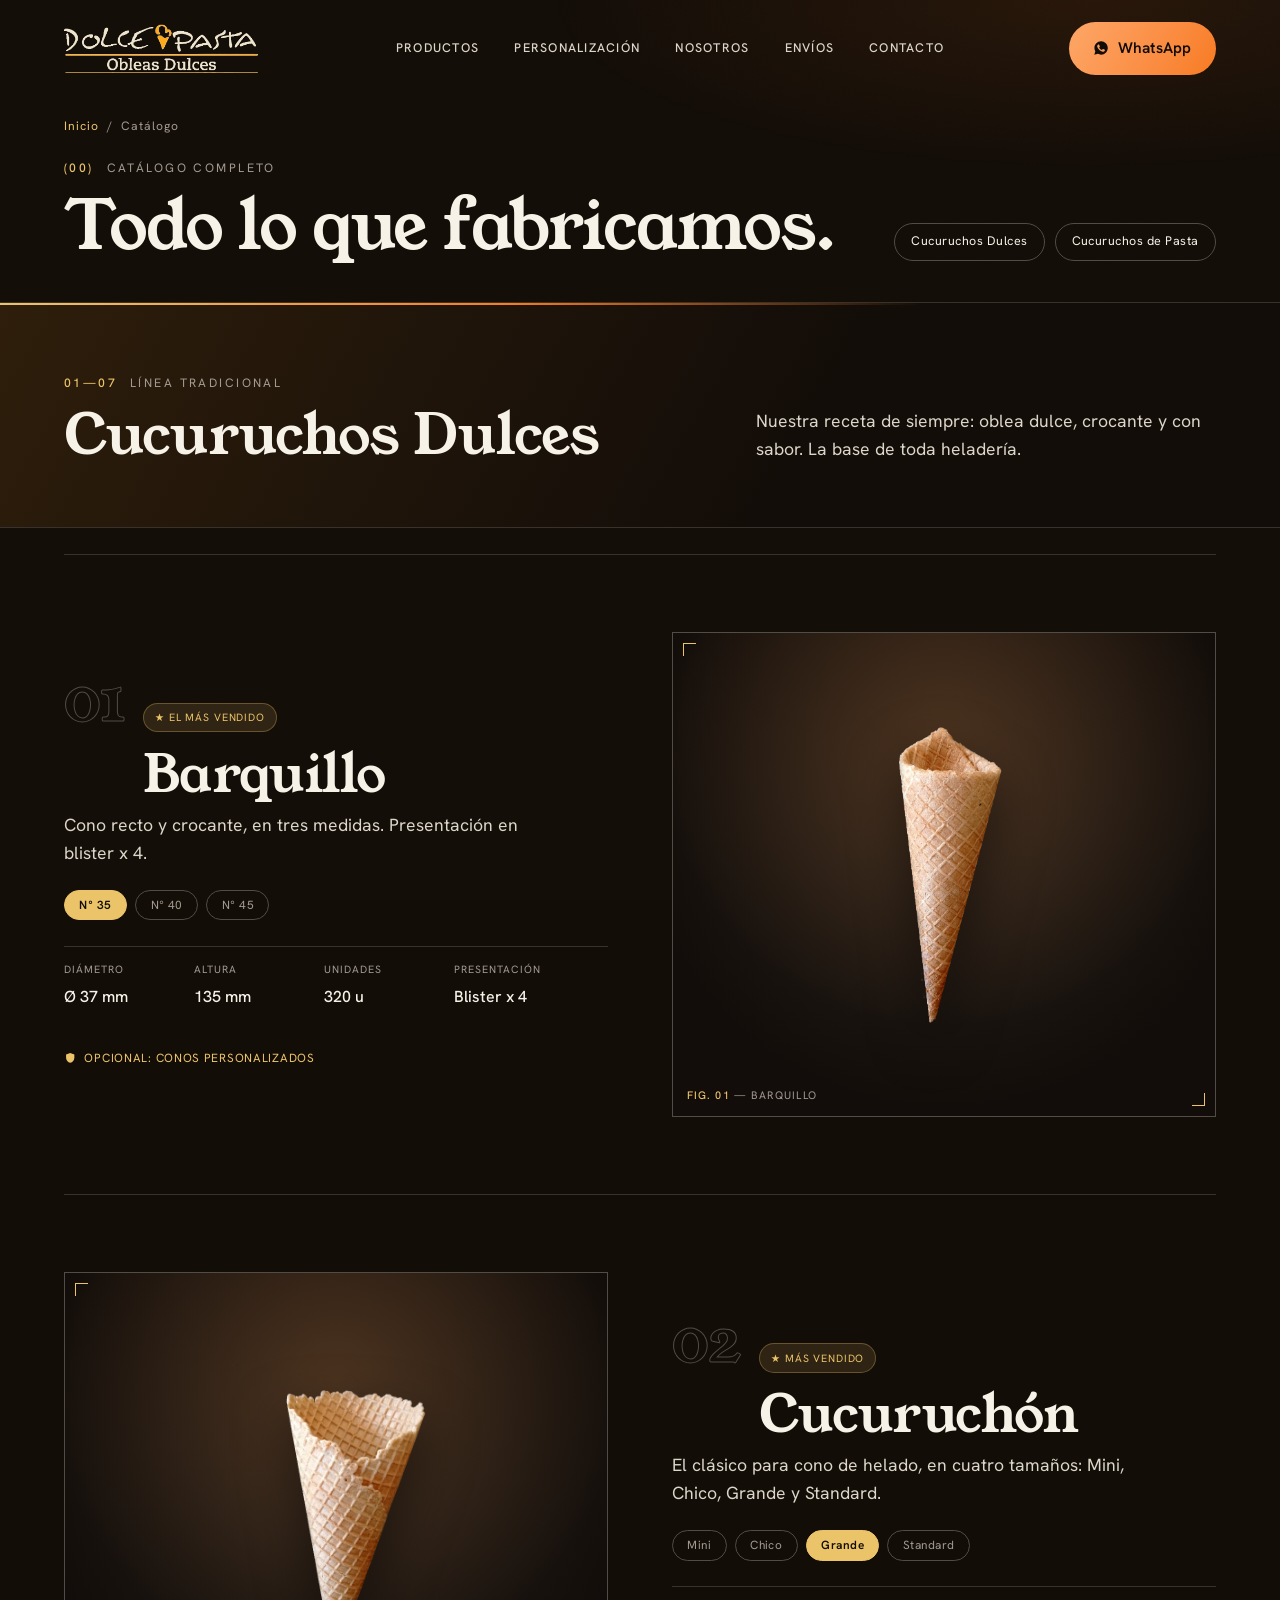
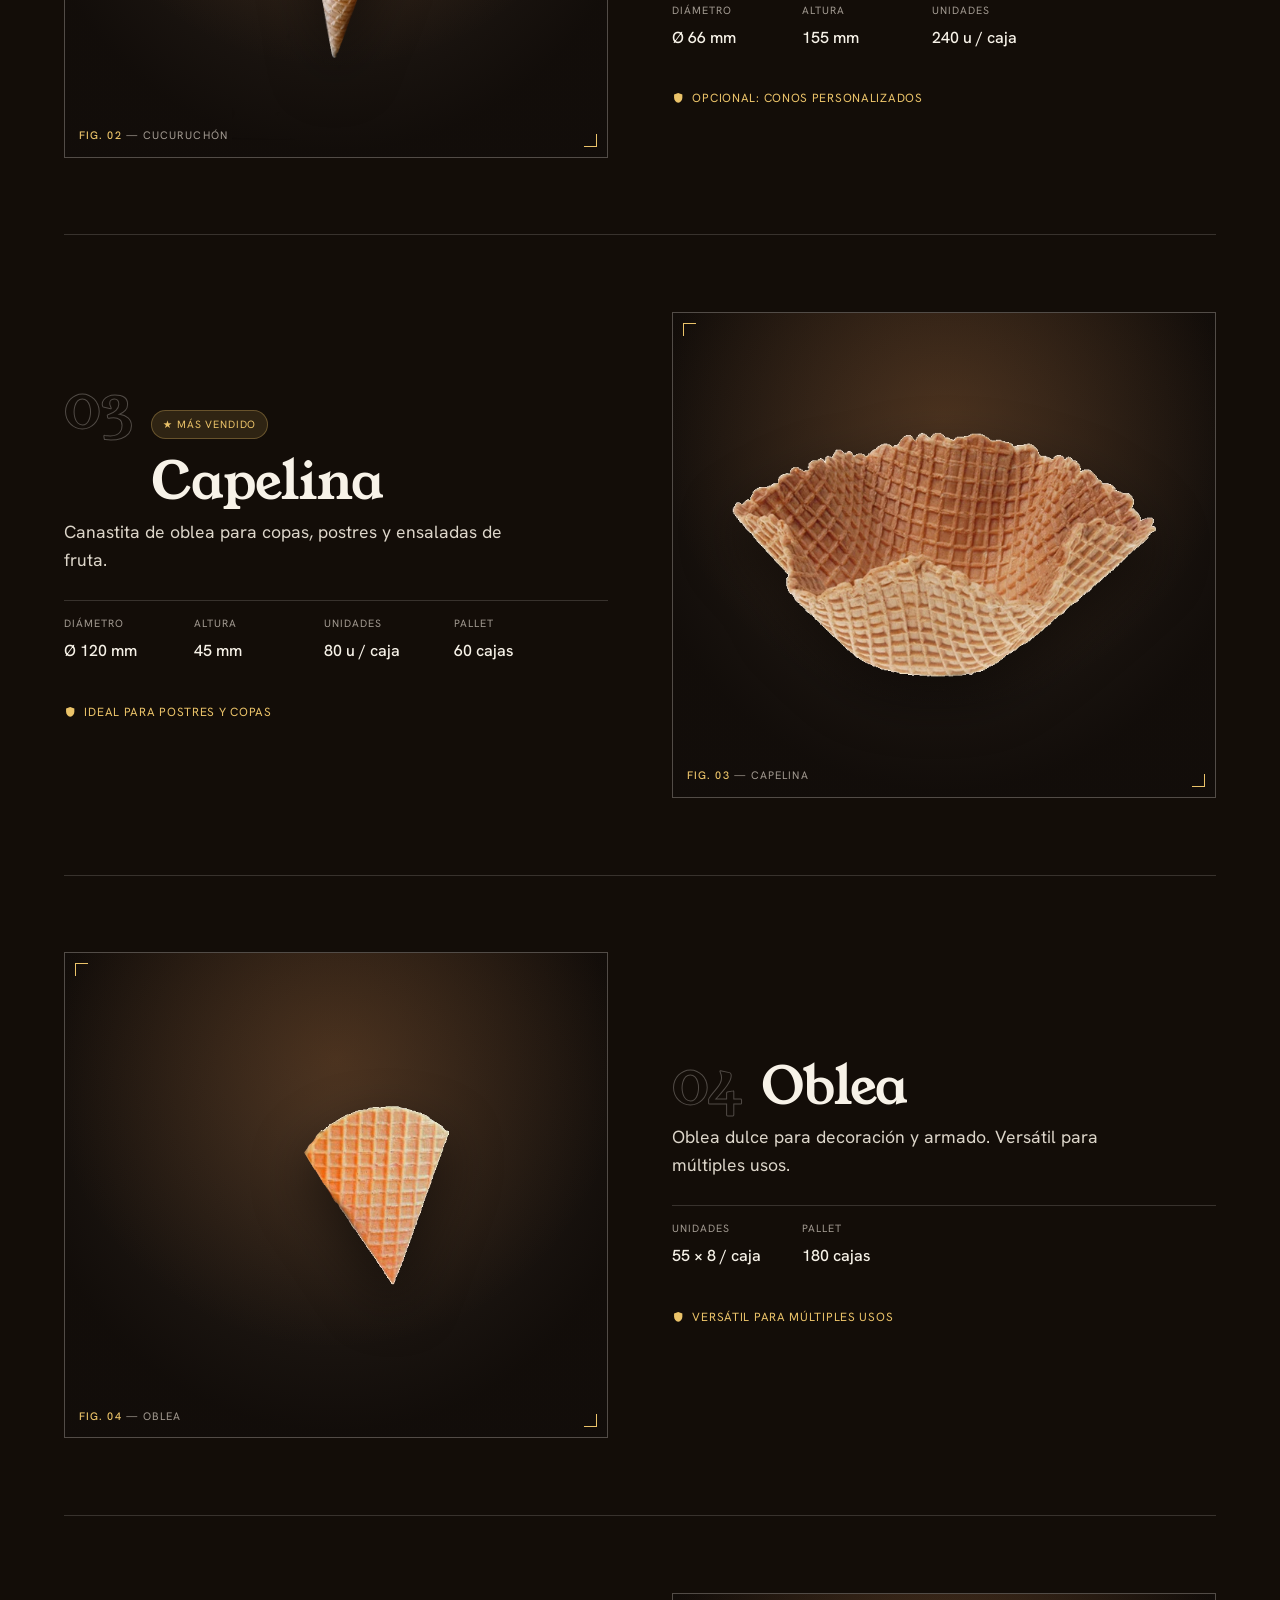
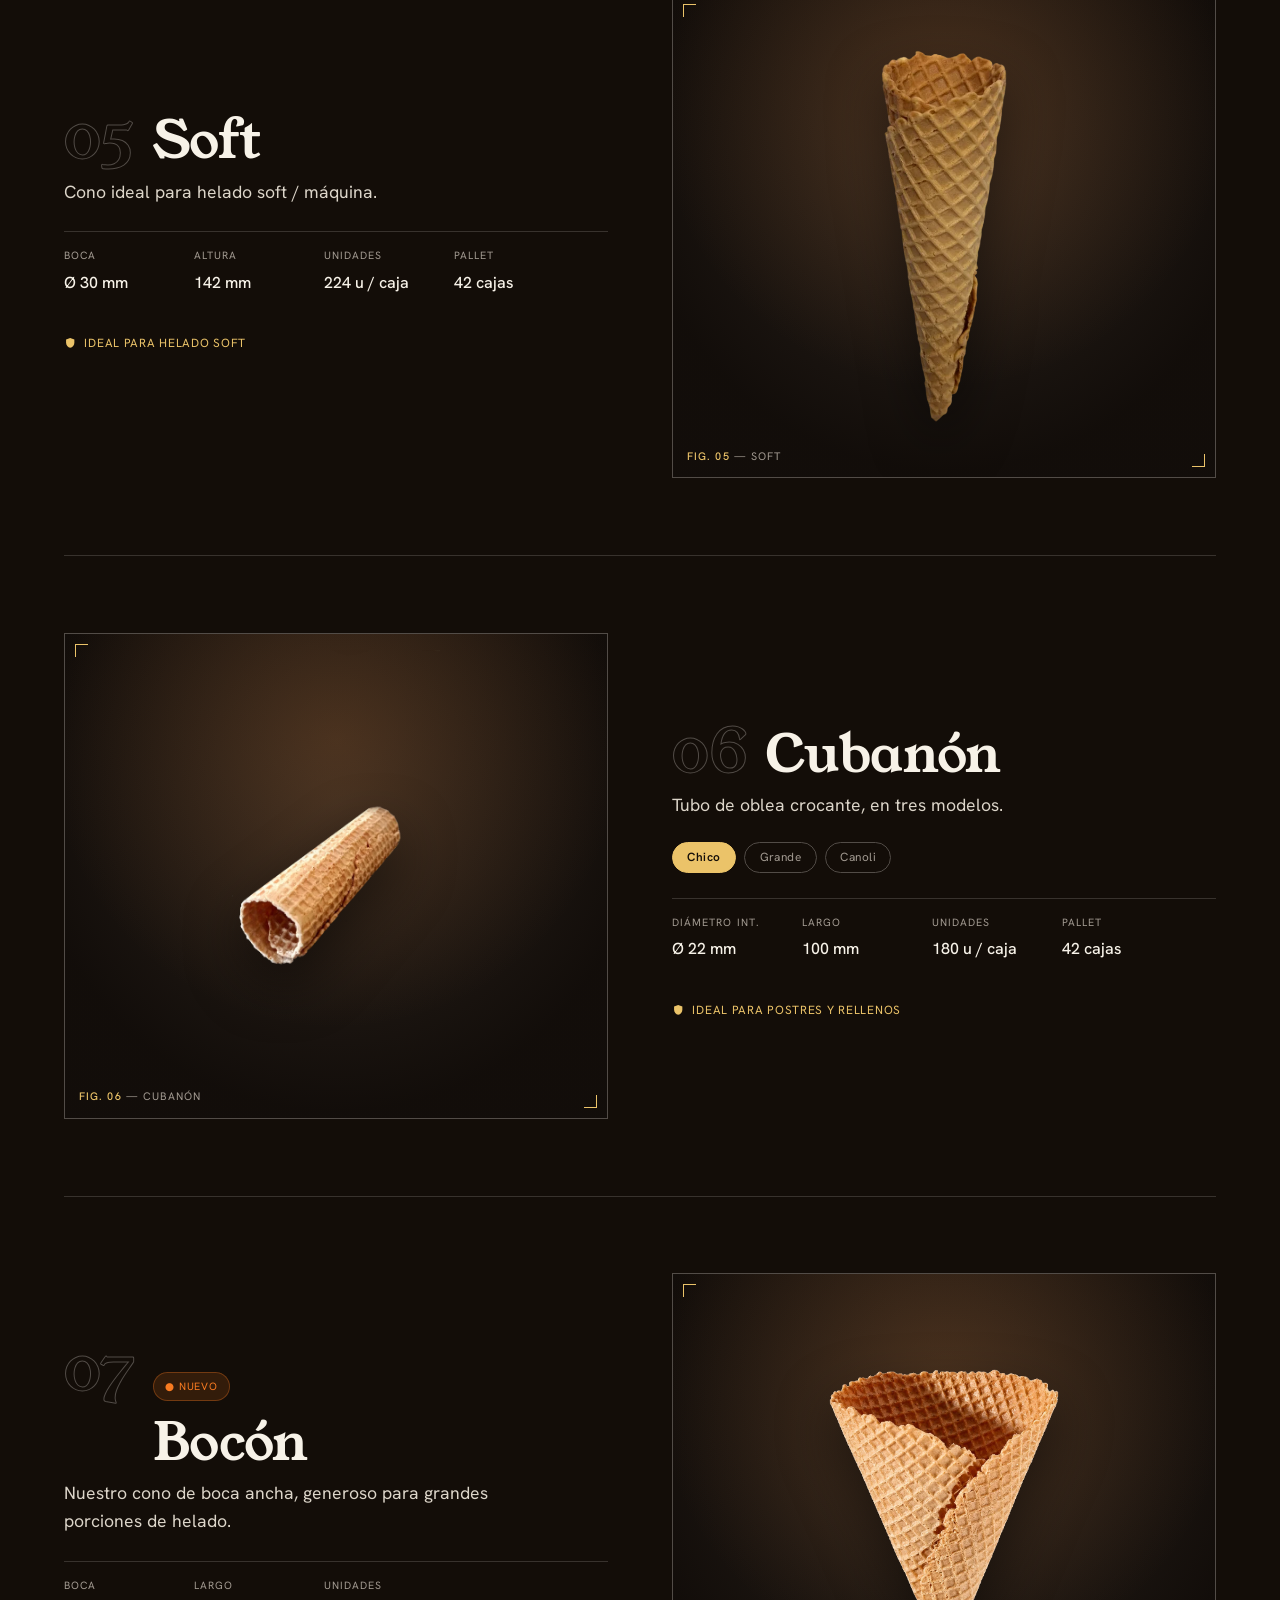
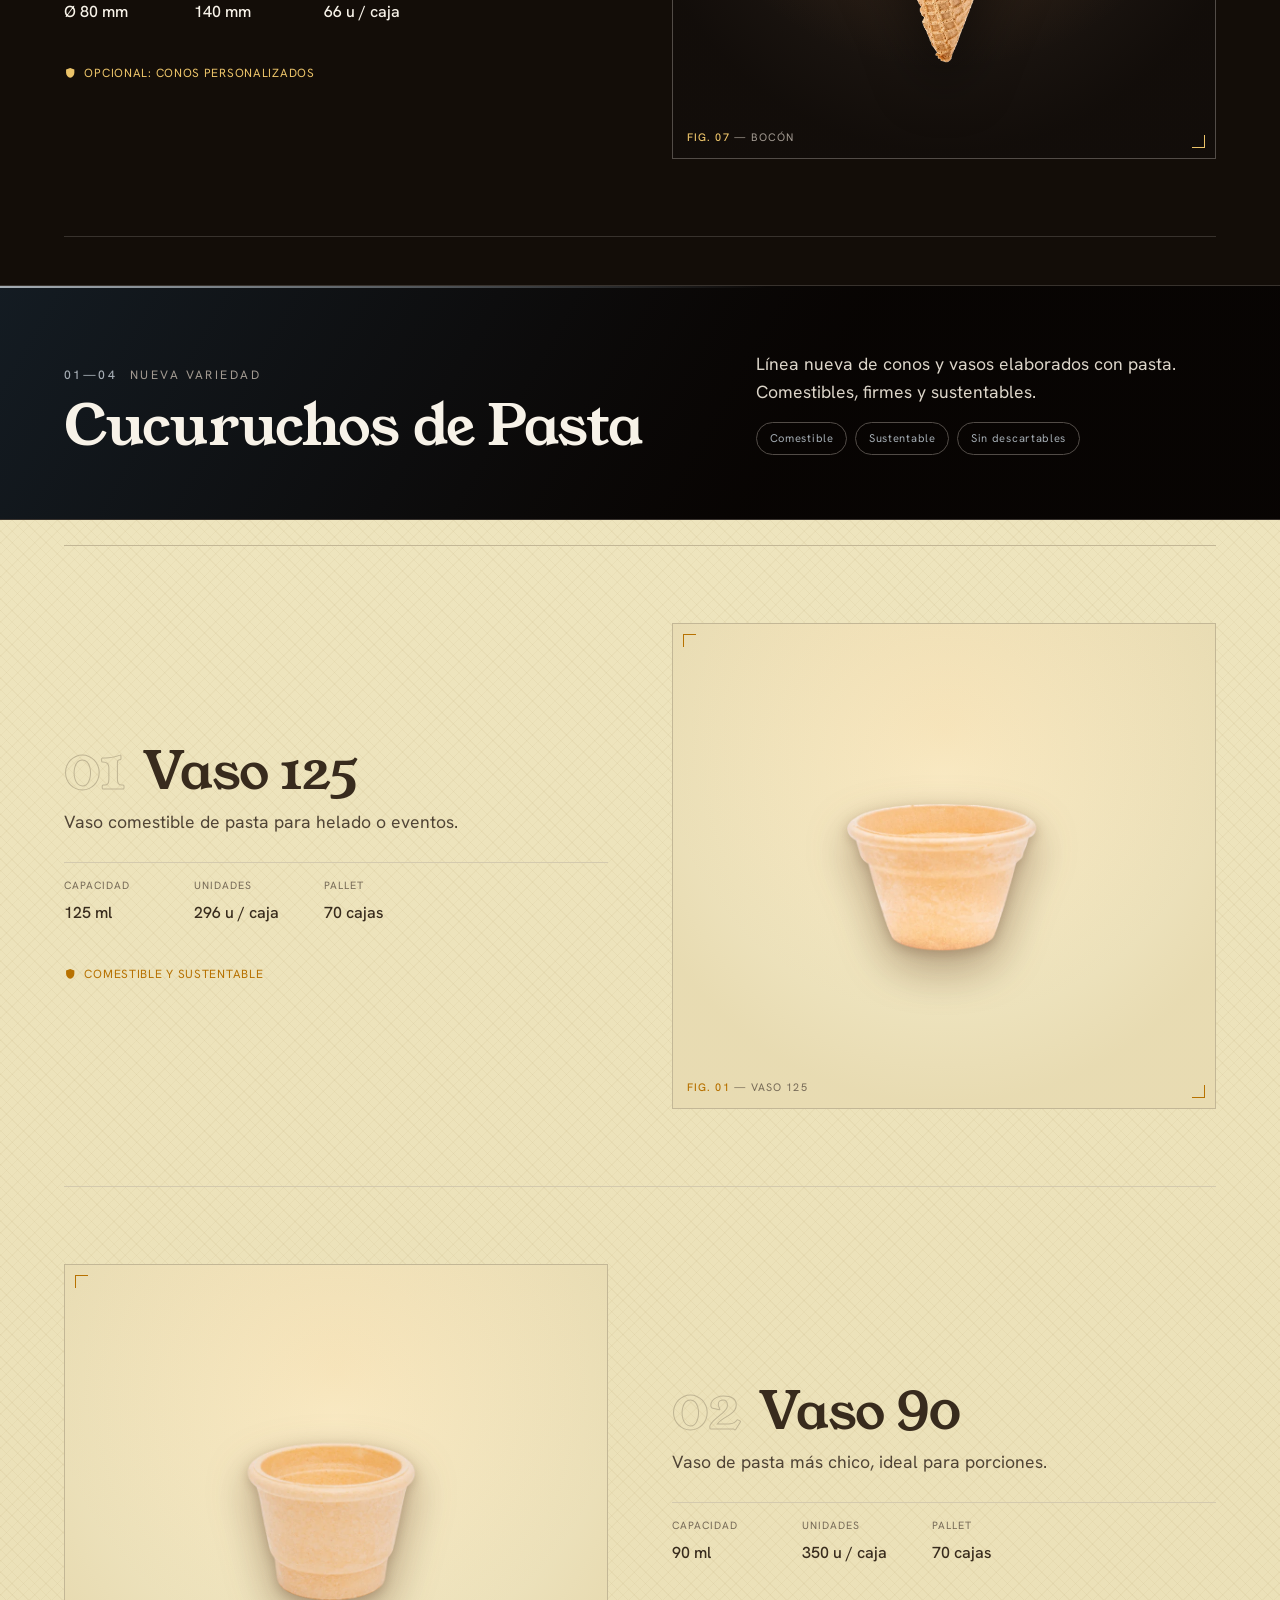
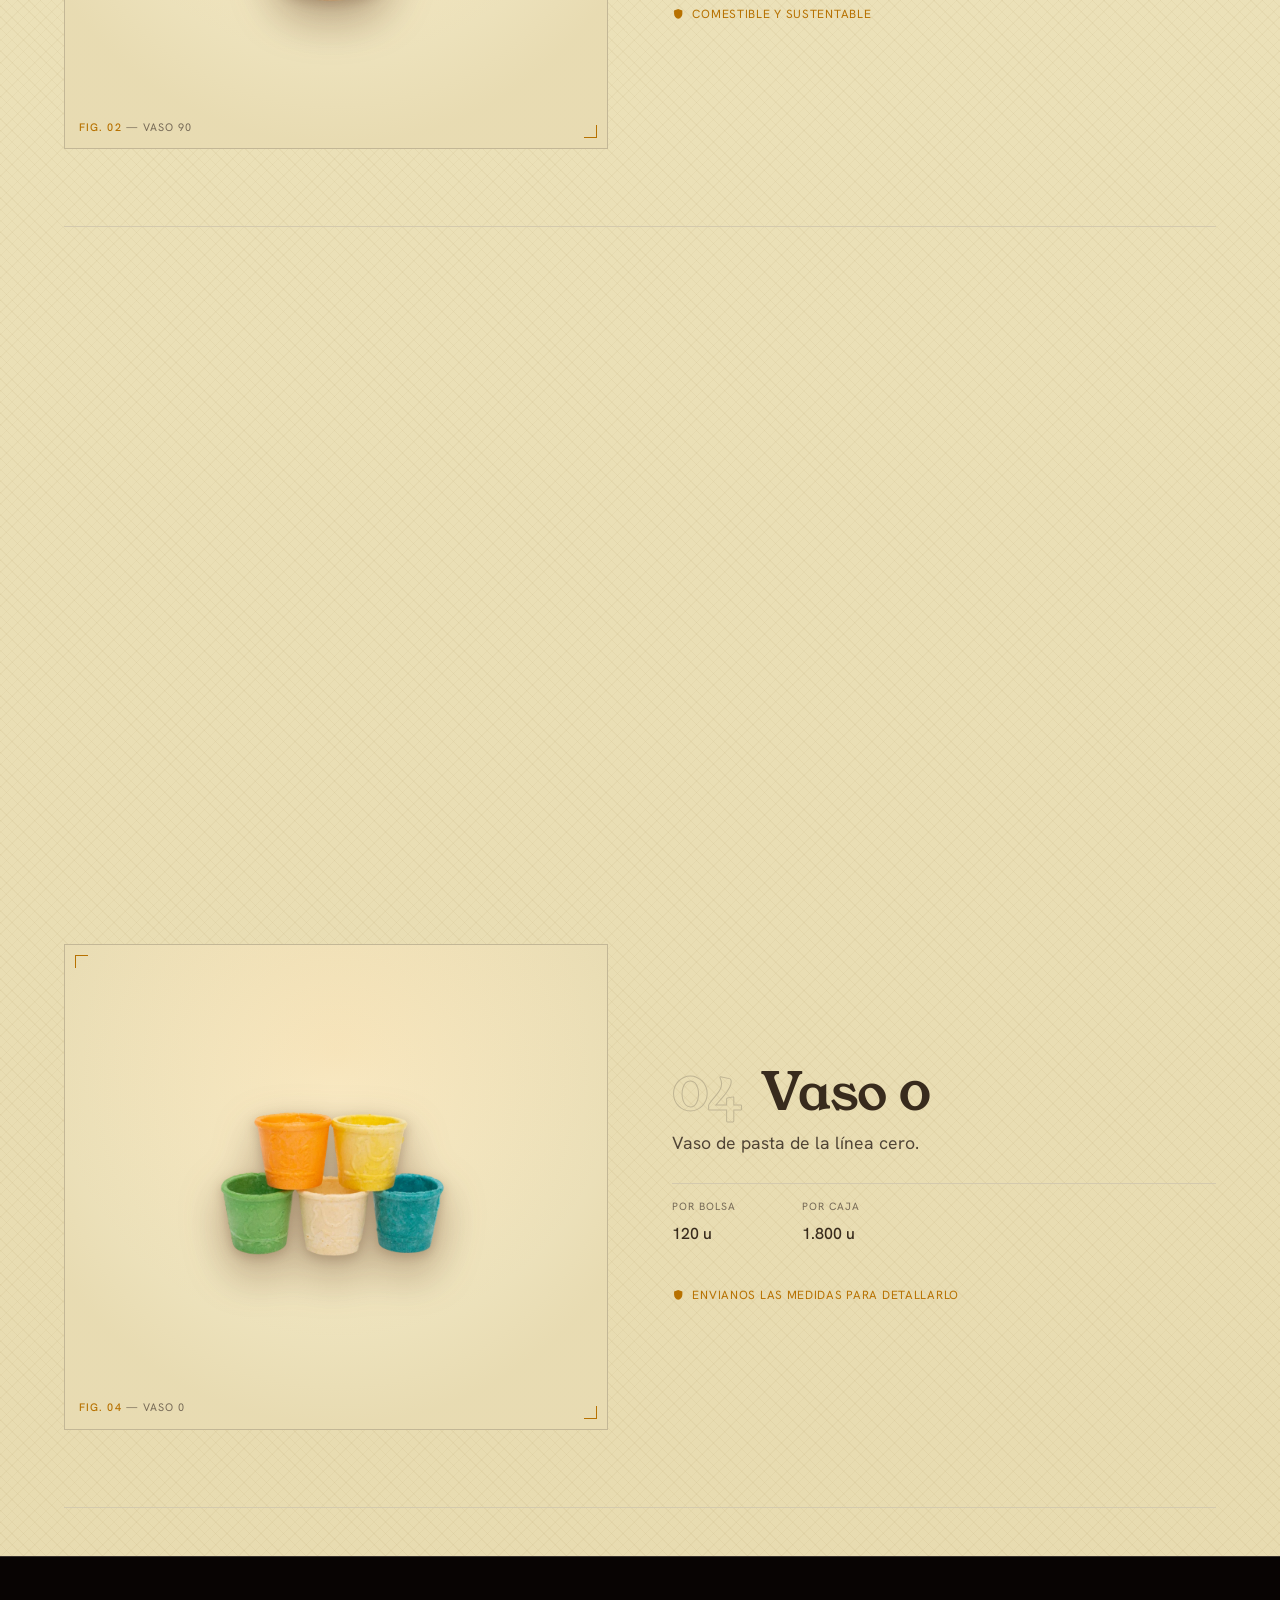
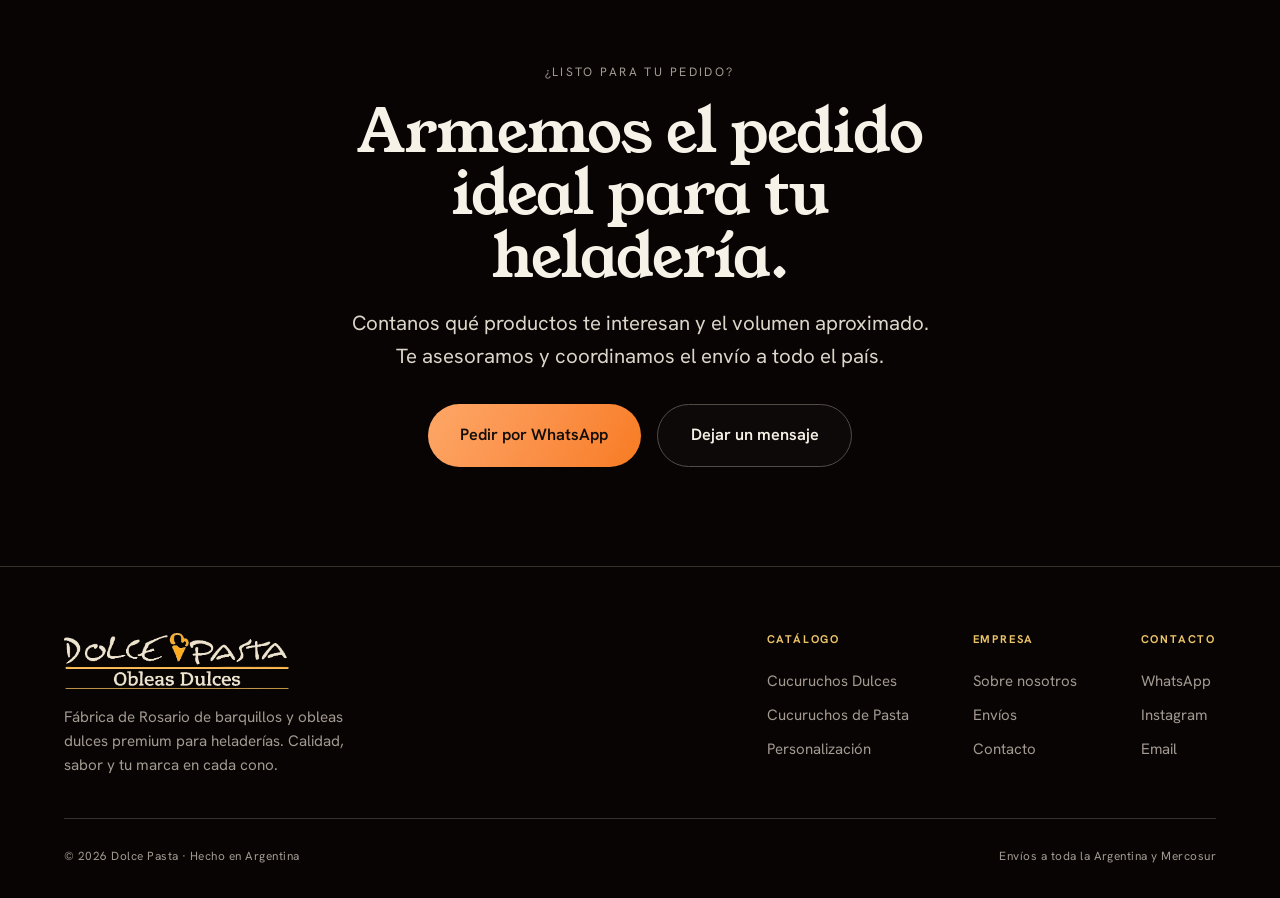
<file: dolce-ar/productos.html>
<!DOCTYPE html>
<html lang="es">
<head>
<meta charset="UTF-8" />
<meta name="viewport" content="width=device-width, initial-scale=1" />
<title>Catálogo completo — Dolce Pasta</title>
<meta name="description" content="Catálogo completo de Dolce Pasta: barquillos, cucuruchones, capelinas, obleas, soft, cubanones, bocón y la línea de pasta. Premium y personalizables con tu marca." />
<meta name="robots" content="index, follow" />
<meta name="author" content="Dolce Pasta" />
<link rel="canonical" href="https://www.dolcepasta.com.ar/productos.html" />
<meta property="og:type" content="website" />
<meta property="og:site_name" content="Dolce Pasta" />
<meta property="og:locale" content="es_AR" />
<meta property="og:title" content="Catálogo completo — Dolce Pasta" />
<meta property="og:description" content="Barquillos, cucuruchones, capelinas, obleas, cubanones, bocón y la línea de pasta. Todos personalizables con tu marca." />
<meta property="og:url" content="https://www.dolcepasta.com.ar/productos.html" />
<meta property="og:image" content="https://www.dolcepasta.com.ar/assets/familia-dolce-pasta.jpg" />
<meta name="twitter:card" content="summary_large_image" />
<meta name="twitter:image" content="https://www.dolcepasta.com.ar/assets/familia-dolce-pasta.jpg" />
<meta name="theme-color" content="#161210" />
<link rel="icon" href="assets/favicon.png" />
<link rel="preconnect" href="https://fonts.googleapis.com" />
<link rel="preconnect" href="https://fonts.gstatic.com" crossorigin />
<link href="https://fonts.googleapis.com/css2?family=Hanken+Grotesk:wght@400;500;600;700&family=Young+Serif&display=swap" rel="stylesheet" />
<link rel="stylesheet" href="styles.css" />
<style>
  .cat-head { padding-top: clamp(7rem, 13vh, 9.5rem); padding-bottom: clamp(1.8rem, 4vw, 2.6rem); position: relative; overflow: hidden; }
  .cat-head::before { content: ""; position: absolute; inset: 0; z-index: 0; pointer-events: none; background: radial-gradient(60% 80% at 85% 0%, oklch(0.5 0.12 52 / 0.16), transparent 70%); }
  .cat-breadcrumb { font-family: var(--font-mono); font-size: 0.76rem; letter-spacing: 0.08em; color: var(--muted); display: flex; gap: 0.5rem; align-items: center; position: relative; z-index: 2; }
  .cat-breadcrumb a { color: var(--gold); }
  .cat-head-row { display: flex; align-items: flex-end; justify-content: space-between; gap: 1.5rem 2.5rem; flex-wrap: wrap; position: relative; z-index: 2; margin-top: 1rem; }
  .cat-head h1 { font-family: var(--font-display); font-weight: 400; font-size: clamp(2.4rem, 1.5rem + 3.4vw, 4.6rem); line-height: 1.02; letter-spacing: -0.02em; margin: 0.7rem 0 0; color: var(--cream); }
  .cat-cats { display: flex; flex-wrap: wrap; gap: 0.6rem; position: relative; z-index: 2; }
  .cat-chip { font-family: var(--font-mono); font-size: 0.78rem; letter-spacing: 0.04em; padding: 0.5rem 1rem; border: 1px solid var(--line-soft); border-radius: 100px; color: var(--cream); transition: .25s; }
  .cat-chip:hover { background: var(--gold); color: var(--noir); border-color: var(--gold); }

  /* Banner de línea (corte de categoría) */
  .line-banner { padding-block: clamp(2.6rem, 5vw, 4rem); position: relative; overflow: hidden; border-block: 1px solid var(--line); }
  .line-banner .ln-inner { display: flex; align-items: flex-end; justify-content: space-between; gap: 1.5rem 3rem; flex-wrap: wrap; position: relative; z-index: 2; }
  .line-banner h2 { font-family: var(--font-display); font-weight: 400; font-size: clamp(2rem, 1.3rem + 2.8vw, 3.6rem); line-height: 1; letter-spacing: -0.015em; margin-top: 0.7rem; color: var(--cream); }
  .line-banner p { color: var(--cream-dim); max-width: 46ch; }
  .line-banner .ln-tags { display: flex; gap: 0.5rem; flex-wrap: wrap; margin-top: 1rem; }
  .ln-tag { font-family: var(--font-mono); font-size: 0.7rem; letter-spacing: 0.06em; padding: 0.4rem 0.8rem; border-radius: 100px; border: 1px solid var(--line-soft); color: var(--cream-dim); }
  .line-banner.dulces { background: linear-gradient(120deg, oklch(0.25 0.04 68) 0%, var(--noir) 62%); }
  .line-banner.dulces::before { content: ""; position: absolute; left: 0; top: 0; width: 100%; height: 2px; background: linear-gradient(90deg, var(--gold), var(--orange) 40%, transparent 72%); }
  .line-banner.pasta { background: linear-gradient(120deg, oklch(0.22 0.018 245) 0%, var(--noir-3) 62%); }
  .line-banner.pasta .sec-label .n, .line-banner.pasta .ln-tag { color: var(--steel); }
  .line-banner.pasta::before { content: ""; position: absolute; left: 0; top: 0; width: 100%; height: 2px; background: linear-gradient(90deg, var(--steel), transparent 60%); }

  .cat-section { padding-block: clamp(1rem, 2vw, 2rem) clamp(2rem, 4vw, 3rem); }
  /* La línea de PASTA va sobre fondo crema para diferenciarla del resto */
  .cat-section.pasta-bg {
    /* amarillo pastel mantequilla + textura de trama sutil (papel) */
    background:
      repeating-linear-gradient(45deg, oklch(0.50 0.09 78 / 0.05) 0 1px, transparent 1px 8px),
      repeating-linear-gradient(-45deg, oklch(0.50 0.09 78 / 0.04) 0 1px, transparent 1px 8px),
      linear-gradient(180deg, oklch(0.918 0.052 96) 0%, oklch(0.892 0.058 94) 100%);
    /* remapeo de tokens a tema claro SOLO dentro de esta sección */
    --cream:     oklch(0.300 0.030 70);
    --cream-dim: oklch(0.395 0.028 72);
    --muted:     oklch(0.530 0.032 78);
    --line:      oklch(0.840 0.040 92);
    --line-soft: oklch(0.770 0.046 90);
    --gold:      oklch(0.610 0.140 70);
    --gold-deep: oklch(0.550 0.135 66);
  }
  .cat-section.pasta-bg .catalog { border-top-color: oklch(0.78 0.046 90); }
  .cat-section.pasta-bg .plate {
    background: radial-gradient(circle at 50% 32%, oklch(0.962 0.040 97), oklch(0.892 0.056 93) 76%);
    border-color: oklch(0.78 0.046 90);
  }
  .cat-section.pasta-bg .plate .glow { background: radial-gradient(circle at 50% 22%, oklch(0.80 0.13 70 / 0.18), transparent 62%); }
  /* artilugio: sombra más marcada + sombra de contacto para despegar el producto crema del fondo claro */
  .cat-section.pasta-bg .prod-plate img {
    filter:
      drop-shadow(0 18px 22px oklch(0.40 0.06 58 / 0.34))
      drop-shadow(0 4px 6px oklch(0.40 0.06 58 / 0.30));
  }
  .cat-section.pasta-bg .prod-plate.placeholder {
    background: repeating-linear-gradient(135deg, oklch(0.886 0.052 94), oklch(0.886 0.052 94) 12px, oklch(0.850 0.056 92) 12px, oklch(0.850 0.056 92) 24px);
  }
  .cat-section.pasta-bg .ph-label { background: oklch(0.950 0.040 96); color: var(--gold); border-color: oklch(0.78 0.046 90); }
  .cat-section.pasta-bg .tag-soon { color: oklch(0.46 0.030 76); background: oklch(0.886 0.052 94); border-color: oklch(0.78 0.046 90); }
  .cta-final { background: var(--noir-3); border-top: 1px solid var(--line); }
</style>
</head>
<body>

<!-- ⚠️ WhatsApp real: 543513125236 · Email real: dolcepasta.ar@gmail.com · Instagram: @dolcepasta.ar (cuenta a crear) -->

<!-- ============ NAV ============ -->
<header class="nav scrolled" id="nav">
  <div class="wrap nav-inner">
    <a href="index.html" class="brand" aria-label="Dolce Pasta — inicio">
      <img class="brand-logo" src="assets/logo-dolce-pasta.webp" alt="Dolce Pasta · Obleas Dulces" style="height:50px;width:auto" />
    </a>
    <nav class="nav-links" id="navLinks">
      <a href="productos.html">Productos</a>
      <a href="index.html#personalizacion">Personalización</a>
      <a href="index.html#nosotros">Nosotros</a>
      <a href="index.html#cobertura">Envíos</a>
      <a href="index.html#contacto">Contacto</a>
    </nav>
    <div class="nav-cta">
      <a href="https://wa.me/543513125236?text=%C2%A1Hola%20Dolce%20Pasta!%20Quer%C3%ADa%20hacer%20una%20consulta%20sobre%20los%20barquillos%20para%20mi%20helader%C3%ADa." target="_blank" rel="noopener" class="btn btn-gold">
        <svg viewBox="0 0 24 24" fill="currentColor"><path d="M12.04 2C6.58 2 2.13 6.45 2.13 11.91c0 1.75.46 3.45 1.32 4.95L2 22l5.25-1.38a9.9 9.9 0 0 0 4.79 1.22h.01c5.46 0 9.91-4.45 9.91-9.91 0-2.65-1.03-5.14-2.9-7.01A9.82 9.82 0 0 0 12.04 2Zm5.8 14.13c-.25.69-1.45 1.32-1.99 1.36-.53.05-1.03.24-3.48-.73-2.93-1.16-4.8-4.15-4.95-4.34-.14-.19-1.18-1.57-1.18-3 0-1.42.75-2.12 1.01-2.41.26-.29.57-.36.76-.36.19 0 .38 0 .54.01.18.01.41-.07.64.49.25.6.84 2.07.91 2.22.07.15.12.32.02.51-.09.19-.14.31-.28.48-.14.17-.29.37-.42.5-.14.14-.28.29-.12.57.16.28.71 1.17 1.53 1.9 1.05.93 1.94 1.22 2.22 1.36.28.14.44.12.6-.07.16-.19.69-.81.88-1.09.18-.28.37-.23.62-.14.25.09 1.61.76 1.89.9.28.14.46.21.53.32.07.12.07.66-.18 1.34Z"/></svg>
        WhatsApp
      </a>
    </div>
    <button class="nav-toggle" id="navToggle" aria-label="Menú"><span></span><span></span><span></span></button>
  </div>
</header>

<main>
<!-- ============ ENCABEZADO (compacto) ============ -->
<section class="cat-head" data-screen-label="Catálogo — Encabezado">
  <div class="wrap">
    <div class="cat-breadcrumb reveal"><a href="index.html">Inicio</a><span>/</span><span>Catálogo</span></div>
    <div class="cat-head-row">
      <div>
        <span class="sec-label reveal" style="--d:.04s"><span class="n">(00)</span> Catálogo completo</span>
        <h1 class="reveal" style="--d:.08s">Todo lo que fabricamos.</h1>
      </div>
      <div class="cat-cats reveal" style="--d:.16s">
        <a href="#dulces" class="cat-chip">Cucuruchos Dulces</a>
        <a href="#pasta" class="cat-chip">Cucuruchos de Pasta</a>
      </div>
    </div>
  </div>
</section>

<!-- ============ BANNER: DULCES ============ -->
<section class="line-banner dulces" id="dulces" data-screen-label="Banner — Dulces">
  <div class="wrap ln-inner">
    <div>
      <span class="sec-label reveal"><span class="n">01—07</span> Línea tradicional</span>
      <h2 class="reveal" style="--d:.05s">Cucuruchos Dulces</h2>
    </div>
    <p class="reveal" style="--d:.1s">Nuestra receta de siempre: oblea dulce, crocante y con sabor. La base de toda heladería.</p>
  </div>
</section>

<!-- ============ DULCES (filas editoriales) ============ -->
<section class="cat-section">
  <div class="wrap">
    <div class="catalog">

      <!-- 01 Barquillo -->
      <article class="prod-row reveal">
        <div class="prod-body">
          <div class="prod-head"><span class="prod-num">01</span><div>
            <div class="prod-tags"><span class="tag-star">★ El más vendido</span></div>
            <h3 class="prod-name">Barquillo</h3></div></div>
          <p class="prod-sub">Cono recto y crocante, en tres medidas. Presentación en blister x 4.</p>
          <div class="prod-variants" data-variants>
            <button class="variant-pill active" data-d="Ø 37 mm" data-h="135 mm" data-u="320 u" data-desc="El más finito de la línea, N° 35. Ideal para cono simple. Blister x 4.">N° 35</button>
            <button class="variant-pill" data-d="Ø 42 mm" data-h="147 mm" data-u="252 u" data-desc="Medida intermedia, N° 40. La más pedida por las heladerías. Blister x 4.">N° 40</button>
            <button class="variant-pill" data-d="Ø 47 mm" data-h="157 mm" data-u="216 u" data-desc="El más ancho, N° 45. Para porciones generosas. Blister x 4.">N° 45</button>
          </div>
          <div class="spec-strip">
            <div class="spec-cell"><span class="k">Diámetro</span><span class="v" data-spec="d">Ø 37 mm</span></div>
            <div class="spec-cell"><span class="k">Altura</span><span class="v" data-spec="h">135 mm</span></div>
            <div class="spec-cell"><span class="k">Unidades</span><span class="v" data-spec="u">320 u</span></div>
            <div class="spec-cell"><span class="k">Presentación</span><span class="v">Blister x 4</span></div>
          </div>
          <div class="prod-perso"><svg viewBox="0 0 24 24" fill="currentColor"><path d="M12 2 4 5v6c0 5 3.4 8.5 8 10 4.6-1.5 8-5 8-10V5l-8-3Z"/></svg> Opcional: conos personalizados</div>
        </div>
        <div class="prod-media"><figure class="plate prod-plate"><span class="glow"></span><img class="tall" src="assets/barquillo.webp" loading="lazy" width="533" height="1300" alt="Barquillo Dolce Pasta" /><figcaption class="fig-tag"><b>Fig. 01</b> — Barquillo</figcaption></figure></div>
      </article>

      <!-- 02 Cucuruchón -->
      <article class="prod-row flip reveal">
        <div class="prod-body">
          <div class="prod-head"><span class="prod-num">02</span><div>
            <div class="prod-tags"><span class="tag-star">★ Más vendido</span></div>
            <h3 class="prod-name">Cucuruchón</h3></div></div>
          <p class="prod-sub">El clásico para cono de helado, en cuatro tamaños: Mini, Chico, Grande y Standard.</p>
          <div class="prod-variants" data-variants>
            <button class="variant-pill" data-d="Ø 56 mm" data-h="130 mm" data-u="320 u / caja" data-desc="El más chico, Mini. Para porciones justas.">Mini</button>
            <button class="variant-pill" data-d="Ø 60 mm" data-h="145 mm" data-u="256 u / caja" data-desc="Tamaño Chico, equilibrado para el día a día.">Chico</button>
            <button class="variant-pill active" data-d="Ø 66 mm" data-h="155 mm" data-u="240 u / caja" data-desc="El clásico Grande, el más elegido para cono de helado.">Grande</button>
            <button class="variant-pill" data-d="Ø 70 mm" data-h="160 mm" data-u="224 u / caja" data-desc="Standard, el más grande. Para porciones generosas.">Standard</button>
          </div>
          <div class="spec-strip">
            <div class="spec-cell"><span class="k">Diámetro</span><span class="v" data-spec="d">Ø 66 mm</span></div>
            <div class="spec-cell"><span class="k">Altura</span><span class="v" data-spec="h">155 mm</span></div>
            <div class="spec-cell"><span class="k">Unidades</span><span class="v" data-spec="u">240 u / caja</span></div>
          </div>
          <div class="prod-perso"><svg viewBox="0 0 24 24" fill="currentColor"><path d="M12 2 4 5v6c0 5 3.4 8.5 8 10 4.6-1.5 8-5 8-10V5l-8-3Z"/></svg> Opcional: conos personalizados</div>
        </div>
        <div class="prod-media"><figure class="plate prod-plate"><span class="glow"></span><img class="tall" src="assets/cucurucho.webp" loading="lazy" width="462" height="1000" alt="Cucuruchón Dolce Pasta" /><figcaption class="fig-tag"><b>Fig. 02</b> — Cucuruchón</figcaption></figure></div>
      </article>

      <!-- 03 Capelina -->
      <article class="prod-row reveal">
        <div class="prod-body">
          <div class="prod-head"><span class="prod-num">03</span><div>
            <div class="prod-tags"><span class="tag-star">★ Más vendido</span></div>
            <h3 class="prod-name">Capelina</h3></div></div>
          <p class="prod-sub">Canastita de oblea para copas, postres y ensaladas de fruta.</p>
          <div class="spec-strip">
            <div class="spec-cell"><span class="k">Diámetro</span><span class="v">Ø 120 mm</span></div>
            <div class="spec-cell"><span class="k">Altura</span><span class="v">45 mm</span></div>
            <div class="spec-cell"><span class="k">Unidades</span><span class="v">80 u / caja</span></div>
            <div class="spec-cell"><span class="k">Pallet</span><span class="v">60 cajas</span></div>
          </div>
          <div class="prod-perso"><svg viewBox="0 0 24 24" fill="currentColor"><path d="M12 2 4 5v6c0 5 3.4 8.5 8 10 4.6-1.5 8-5 8-10V5l-8-3Z"/></svg> Ideal para postres y copas</div>
        </div>
        <div class="prod-media"><figure class="plate prod-plate"><span class="glow"></span><img class="wide" src="assets/capelina.webp" loading="lazy" width="580" height="406" alt="Capelina Dolce Pasta" /><figcaption class="fig-tag"><b>Fig. 03</b> — Capelina</figcaption></figure></div>
      </article>

      <!-- 04 Oblea -->
      <article class="prod-row flip reveal">
        <div class="prod-body">
          <div class="prod-head"><span class="prod-num">04</span><div>
            <h3 class="prod-name">Oblea</h3></div></div>
          <p class="prod-sub">Oblea dulce para decoración y armado. Versátil para múltiples usos.</p>
          <div class="spec-strip">
            <div class="spec-cell"><span class="k">Unidades</span><span class="v">55 × 8 / caja</span></div>
            <div class="spec-cell"><span class="k">Pallet</span><span class="v">180 cajas</span></div>
          </div>
          <div class="prod-perso"><svg viewBox="0 0 24 24" fill="currentColor"><path d="M12 2 4 5v6c0 5 3.4 8.5 8 10 4.6-1.5 8-5 8-10V5l-8-3Z"/></svg> Versátil para múltiples usos</div>
        </div>
        <div class="prod-media"><figure class="plate prod-plate"><span class="glow"></span><img class="wide" src="assets/oblea.webp" loading="lazy" width="500" height="500" alt="Oblea dulce Dolce Pasta" /><figcaption class="fig-tag"><b>Fig. 04</b> — Oblea</figcaption></figure></div>
      </article>

      <!-- 05 Soft -->
      <article class="prod-row reveal">
        <div class="prod-body">
          <div class="prod-head"><span class="prod-num">05</span><div>
            <h3 class="prod-name">Soft</h3></div></div>
          <p class="prod-sub">Cono ideal para helado soft / máquina.</p>
          <div class="spec-strip">
            <div class="spec-cell"><span class="k">Boca</span><span class="v">Ø 30 mm</span></div>
            <div class="spec-cell"><span class="k">Altura</span><span class="v">142 mm</span></div>
            <div class="spec-cell"><span class="k">Unidades</span><span class="v">224 u / caja</span></div>
            <div class="spec-cell"><span class="k">Pallet</span><span class="v">42 cajas</span></div>
          </div>
          <div class="prod-perso"><svg viewBox="0 0 24 24" fill="currentColor"><path d="M12 2 4 5v6c0 5 3.4 8.5 8 10 4.6-1.5 8-5 8-10V5l-8-3Z"/></svg> Ideal para helado soft</div>
        </div>
        <div class="prod-media"><figure class="plate prod-plate"><span class="glow"></span><img class="tall" style="padding:9% 14%" src="assets/soft-c.webp" loading="lazy" width="263" height="722" alt="Cono Soft Dolce Pasta" /><figcaption class="fig-tag"><b>Fig. 05</b> — Soft</figcaption></figure></div>
      </article>

      <!-- 06 Cubanón -->
      <article class="prod-row flip reveal">
        <div class="prod-body">
          <div class="prod-head"><span class="prod-num">06</span><div>
            <h3 class="prod-name">Cubanón</h3></div></div>
          <p class="prod-sub">Tubo de oblea crocante, en tres modelos.</p>
          <div class="prod-variants" data-variants>
            <button class="variant-pill active" data-d="Ø 22 mm" data-h="100 mm" data-u="180 u / caja" data-p="42 cajas">Chico</button>
            <button class="variant-pill" data-d="Ø 30 mm" data-h="140 mm" data-u="168 u / caja" data-p="42 cajas">Grande</button>
            <button class="variant-pill" data-d="Ø 22 mm" data-h="140 mm" data-u="130 u / caja" data-p="60 cajas">Canoli</button>
          </div>
          <div class="spec-strip">
            <div class="spec-cell"><span class="k">Diámetro int.</span><span class="v" data-spec="d">Ø 22 mm</span></div>
            <div class="spec-cell"><span class="k">Largo</span><span class="v" data-spec="h">100 mm</span></div>
            <div class="spec-cell"><span class="k">Unidades</span><span class="v" data-spec="u">180 u / caja</span></div>
            <div class="spec-cell"><span class="k">Pallet</span><span class="v" data-spec="p">42 cajas</span></div>
          </div>
          <div class="prod-perso"><svg viewBox="0 0 24 24" fill="currentColor"><path d="M12 2 4 5v6c0 5 3.4 8.5 8 10 4.6-1.5 8-5 8-10V5l-8-3Z"/></svg> Ideal para postres y rellenos</div>
        </div>
        <div class="prod-media"><figure class="plate prod-plate"><span class="glow"></span><img class="tall" src="assets/cubanon.webp" loading="lazy" width="462" height="1000" alt="Cubanón Dolce Pasta" /><figcaption class="fig-tag"><b>Fig. 06</b> — Cubanón</figcaption></figure></div>
      </article>

      <!-- 07 Bocón (nuevo) -->
      <article class="prod-row reveal">
        <div class="prod-body">
          <div class="prod-head"><span class="prod-num">07</span><div>
            <div class="prod-tags"><span class="tag-new">● Nuevo</span></div>
            <h3 class="prod-name">Bocón</h3></div></div>
          <p class="prod-sub">Nuestro cono de boca ancha, generoso para grandes porciones de helado.</p>
          <div class="spec-strip">
            <div class="spec-cell"><span class="k">Boca</span><span class="v">Ø 80 mm</span></div>
            <div class="spec-cell"><span class="k">Largo</span><span class="v">140 mm</span></div>
            <div class="spec-cell"><span class="k">Unidades</span><span class="v">66 u / caja</span></div>
          </div>
          <div class="prod-perso"><svg viewBox="0 0 24 24" fill="currentColor"><path d="M12 2 4 5v6c0 5 3.4 8.5 8 10 4.6-1.5 8-5 8-10V5l-8-3Z"/></svg> Opcional: conos personalizados</div>
        </div>
        <div class="prod-media"><figure class="plate prod-plate"><span class="glow"></span><img class="tall" style="padding:17% 28%" src="assets/bocon.webp" loading="lazy" width="766" height="971" alt="Bocón — cono de boca ancha Dolce Pasta" /><figcaption class="fig-tag"><b>Fig. 07</b> — Bocón</figcaption></figure></div>
      </article>

    </div>
  </div>
</section>

<!-- ============ BANNER: PASTA ============ -->
<section class="line-banner pasta" id="pasta" data-screen-label="Banner — Pasta">
  <div class="wrap ln-inner">
    <div>
      <span class="sec-label reveal"><span class="n">01—04</span> Nueva variedad</span>
      <h2 class="reveal" style="--d:.05s">Cucuruchos de Pasta</h2>
    </div>
    <div class="reveal" style="--d:.1s">
      <p>Línea nueva de conos y vasos elaborados con pasta. Comestibles, firmes y sustentables.</p>
      <div class="ln-tags">
        <span class="ln-tag">Comestible</span>
        <span class="ln-tag">Sustentable</span>
        <span class="ln-tag">Sin descartables</span>
      </div>
    </div>
  </div>
</section>

<!-- ============ PASTA (filas editoriales) ============ -->
<section class="cat-section pasta-bg">
  <div class="wrap">
    <div class="catalog">

      <!-- 01 Vaso 125 -->
      <article class="prod-row reveal">
        <div class="prod-body">
          <div class="prod-head"><span class="prod-num">01</span><div>
            <h3 class="prod-name">Vaso 125</h3></div></div>
          <p class="prod-sub">Vaso comestible de pasta para helado o eventos.</p>
          <div class="spec-strip">
            <div class="spec-cell"><span class="k">Capacidad</span><span class="v">125 ml</span></div>
            <div class="spec-cell"><span class="k">Unidades</span><span class="v">296 u / caja</span></div>
            <div class="spec-cell"><span class="k">Pallet</span><span class="v">70 cajas</span></div>
          </div>
          <div class="prod-perso"><svg viewBox="0 0 24 24" fill="currentColor"><path d="M12 2 4 5v6c0 5 3.4 8.5 8 10 4.6-1.5 8-5 8-10V5l-8-3Z"/></svg> Comestible y sustentable</div>
        </div>
        <div class="prod-media"><figure class="plate prod-plate"><span class="glow"></span><img style="padding:5% 7%" src="assets/vaso-125.webp" loading="lazy" width="1000" height="666" alt="Vaso 125 de pasta Dolce Pasta" /><figcaption class="fig-tag"><b>Fig. 01</b> — Vaso 125</figcaption></figure></div>
      </article>

      <!-- 02 Vaso 90 -->
      <article class="prod-row flip reveal">
        <div class="prod-body">
          <div class="prod-head"><span class="prod-num">02</span><div>
            <h3 class="prod-name">Vaso 90</h3></div></div>
          <p class="prod-sub">Vaso de pasta más chico, ideal para porciones.</p>
          <div class="spec-strip">
            <div class="spec-cell"><span class="k">Capacidad</span><span class="v">90 ml</span></div>
            <div class="spec-cell"><span class="k">Unidades</span><span class="v">350 u / caja</span></div>
            <div class="spec-cell"><span class="k">Pallet</span><span class="v">70 cajas</span></div>
          </div>
          <div class="prod-perso"><svg viewBox="0 0 24 24" fill="currentColor"><path d="M12 2 4 5v6c0 5 3.4 8.5 8 10 4.6-1.5 8-5 8-10V5l-8-3Z"/></svg> Comestible y sustentable</div>
        </div>
        <div class="prod-media"><figure class="plate prod-plate"><span class="glow"></span><img style="padding:5% 7%" src="assets/vaso-90.webp" loading="lazy" width="1000" height="666" alt="Vaso 90 de pasta Dolce Pasta" /><figcaption class="fig-tag"><b>Fig. 02</b> — Vaso 90</figcaption></figure></div>
      </article>

      <!-- 03 Cono 0 -->
      <article class="prod-row reveal">
        <div class="prod-body">
          <div class="prod-head"><span class="prod-num">03</span><div>
            <h3 class="prod-name">Cono 0</h3></div></div>
          <p class="prod-sub">Cono de pasta para servir helado.</p>
          <div class="spec-strip">
            <div class="spec-cell"><span class="k">Por bolsa</span><span class="v">120 u</span></div>
            <div class="spec-cell"><span class="k">Por caja</span><span class="v">1.600 u</span></div>
          </div>
          <div class="prod-perso"><svg viewBox="0 0 24 24" fill="currentColor"><path d="M12 2 4 5v6c0 5 3.4 8.5 8 10 4.6-1.5 8-5 8-10V5l-8-3Z"/></svg> Envianos las medidas para detallarlo</div>
        </div>
        <div class="prod-media"><figure class="plate prod-plate"><span class="glow"></span><img class="wide" src="assets/cono-cero.webp" loading="lazy" width="1000" height="666" alt="Cono 0 de pasta Dolce Pasta" /><figcaption class="fig-tag"><b>Fig. 03</b> — Cono 0</figcaption></figure></div>
      </article>

      <!-- 04 Vaso 0 -->
      <article class="prod-row flip reveal">
        <div class="prod-body">
          <div class="prod-head"><span class="prod-num">04</span><div>
            <h3 class="prod-name">Vaso 0</h3></div></div>
          <p class="prod-sub">Vaso de pasta de la línea cero.</p>
          <div class="spec-strip">
            <div class="spec-cell"><span class="k">Por bolsa</span><span class="v">120 u</span></div>
            <div class="spec-cell"><span class="k">Por caja</span><span class="v">1.800 u</span></div>
          </div>
          <div class="prod-perso"><svg viewBox="0 0 24 24" fill="currentColor"><path d="M12 2 4 5v6c0 5 3.4 8.5 8 10 4.6-1.5 8-5 8-10V5l-8-3Z"/></svg> Envianos las medidas para detallarlo</div>
        </div>
        <div class="prod-media"><figure class="plate prod-plate"><span class="glow"></span><img src="assets/vaso-cero.webp" loading="lazy" width="1000" height="666" alt="Vaso 0 de pasta Dolce Pasta" /><figcaption class="fig-tag"><b>Fig. 04</b> — Vaso 0</figcaption></figure></div>
      </article>

    </div>
  </div>
</section>

<!-- ============ CTA FINAL ============ -->
<section class="section cta-final" data-screen-label="CTA">
  <div class="wrap" style="text-align:center;max-width:760px">
    <span class="sec-label reveal" style="justify-content:center">¿Listo para tu pedido?</span>
    <h2 class="sec-title reveal" style="--d:.06s;margin:1rem auto 1.2rem">Armemos el pedido ideal para tu heladería.</h2>
    <p class="lead reveal" style="--d:.12s;margin-inline:auto">Contanos qué productos te interesan y el volumen aproximado. Te asesoramos y coordinamos el envío a todo el país.</p>
    <div class="reveal" style="--d:.18s;margin-top:2rem;display:flex;gap:1rem;justify-content:center;flex-wrap:wrap">
      <a href="https://wa.me/543513125236?text=%C2%A1Hola%20Dolce%20Pasta!%20Quer%C3%ADa%20hacer%20una%20consulta%20sobre%20los%20barquillos%20para%20mi%20helader%C3%ADa." target="_blank" rel="noopener" class="btn btn-gold btn-lg">Pedir por WhatsApp</a>
      <a href="index.html#contacto" class="btn btn-ghost btn-lg">Dejar un mensaje</a>
    </div>
  </div>
</section>
</main>

<!-- ============ FOOTER ============ -->
<footer class="footer">
  <div class="wrap">
    <div class="footer-top">
      <div style="max-width:320px">
        <img src="assets/logo-dolce-pasta.webp" loading="lazy" alt="Dolce Pasta · Obleas Dulces" style="height:58px;width:auto;margin-bottom:1rem" />
        <p style="font-size:.95rem;line-height:1.6">Fábrica de Rosario de barquillos y obleas dulces premium para heladerías. Calidad, sabor y tu marca en cada cono.</p>
      </div>
      <div class="footer-cols">
        <div class="footer-col">
          <h5>Catálogo</h5>
          <a href="#dulces">Cucuruchos Dulces</a>
          <a href="#pasta">Cucuruchos de Pasta</a>
          <a href="index.html#personalizacion">Personalización</a>
        </div>
        <div class="footer-col">
          <h5>Empresa</h5>
          <a href="index.html#nosotros">Sobre nosotros</a>
          <a href="index.html#cobertura">Envíos</a>
          <a href="index.html#contacto">Contacto</a>
        </div>
        <div class="footer-col">
          <h5>Contacto</h5>
          <a href="https://wa.me/543513125236?text=%C2%A1Hola%20Dolce%20Pasta!%20Quer%C3%ADa%20hacer%20una%20consulta%20sobre%20los%20barquillos%20para%20mi%20helader%C3%ADa." target="_blank" rel="noopener">WhatsApp</a>
          <a href="https://instagram.com/dolcepasta.ar" target="_blank" rel="noopener">Instagram</a>
          <a href="mailto:dolcepasta.ar@gmail.com">Email</a>
        </div>
      </div>
    </div>
    <div class="footer-bottom">
      <span>© <span id="year"></span> Dolce Pasta · Hecho en Argentina</span>
      <span>Envíos a toda la Argentina y Mercosur</span>
    </div>
  </div>
</footer>

<!-- ============ WHATSAPP FLOTANTE (móvil) ============ -->
<a class="wa-fab" href="https://wa.me/543513125236?text=%C2%A1Hola%20Dolce%20Pasta!%20Quer%C3%ADa%20hacer%20una%20consulta%20sobre%20los%20barquillos%20para%20mi%20helader%C3%ADa." target="_blank" rel="noopener" aria-label="Escribinos por WhatsApp">
  <svg viewBox="0 0 24 24" fill="currentColor"><path d="M12.04 2C6.58 2 2.13 6.45 2.13 11.91c0 1.75.46 3.45 1.32 4.95L2 22l5.25-1.38a9.9 9.9 0 0 0 4.79 1.22h.01c5.46 0 9.91-4.45 9.91-9.91 0-2.65-1.03-5.14-2.9-7.01A9.82 9.82 0 0 0 12.04 2Zm5.8 14.13c-.25.69-1.45 1.32-1.99 1.36-.53.05-1.03.24-3.48-.73-2.93-1.16-4.8-4.15-4.95-4.34-.14-.19-1.18-1.57-1.18-3 0-1.42.75-2.12 1.01-2.41.26-.29.57-.36.76-.36.19 0 .38 0 .54.01.18.01.41-.07.64.49.25.6.84 2.07.91 2.22.07.15.12.32.02.51-.09.19-.14.31-.28.48-.14.17-.29.37-.42.5-.14.14-.28.29-.12.57.16.28.71 1.17 1.53 1.9 1.05.93 1.94 1.22 2.22 1.36.28.14.44.12.6-.07.16-.19.69-.81.88-1.09.18-.28.37-.23.62-.14.25.09 1.61.76 1.89.9.28.14.46.21.53.32.07.12.07.66-.18 1.34Z"/></svg>
</a>

<script src="script.js"></script>
</body>
</html>
</file>
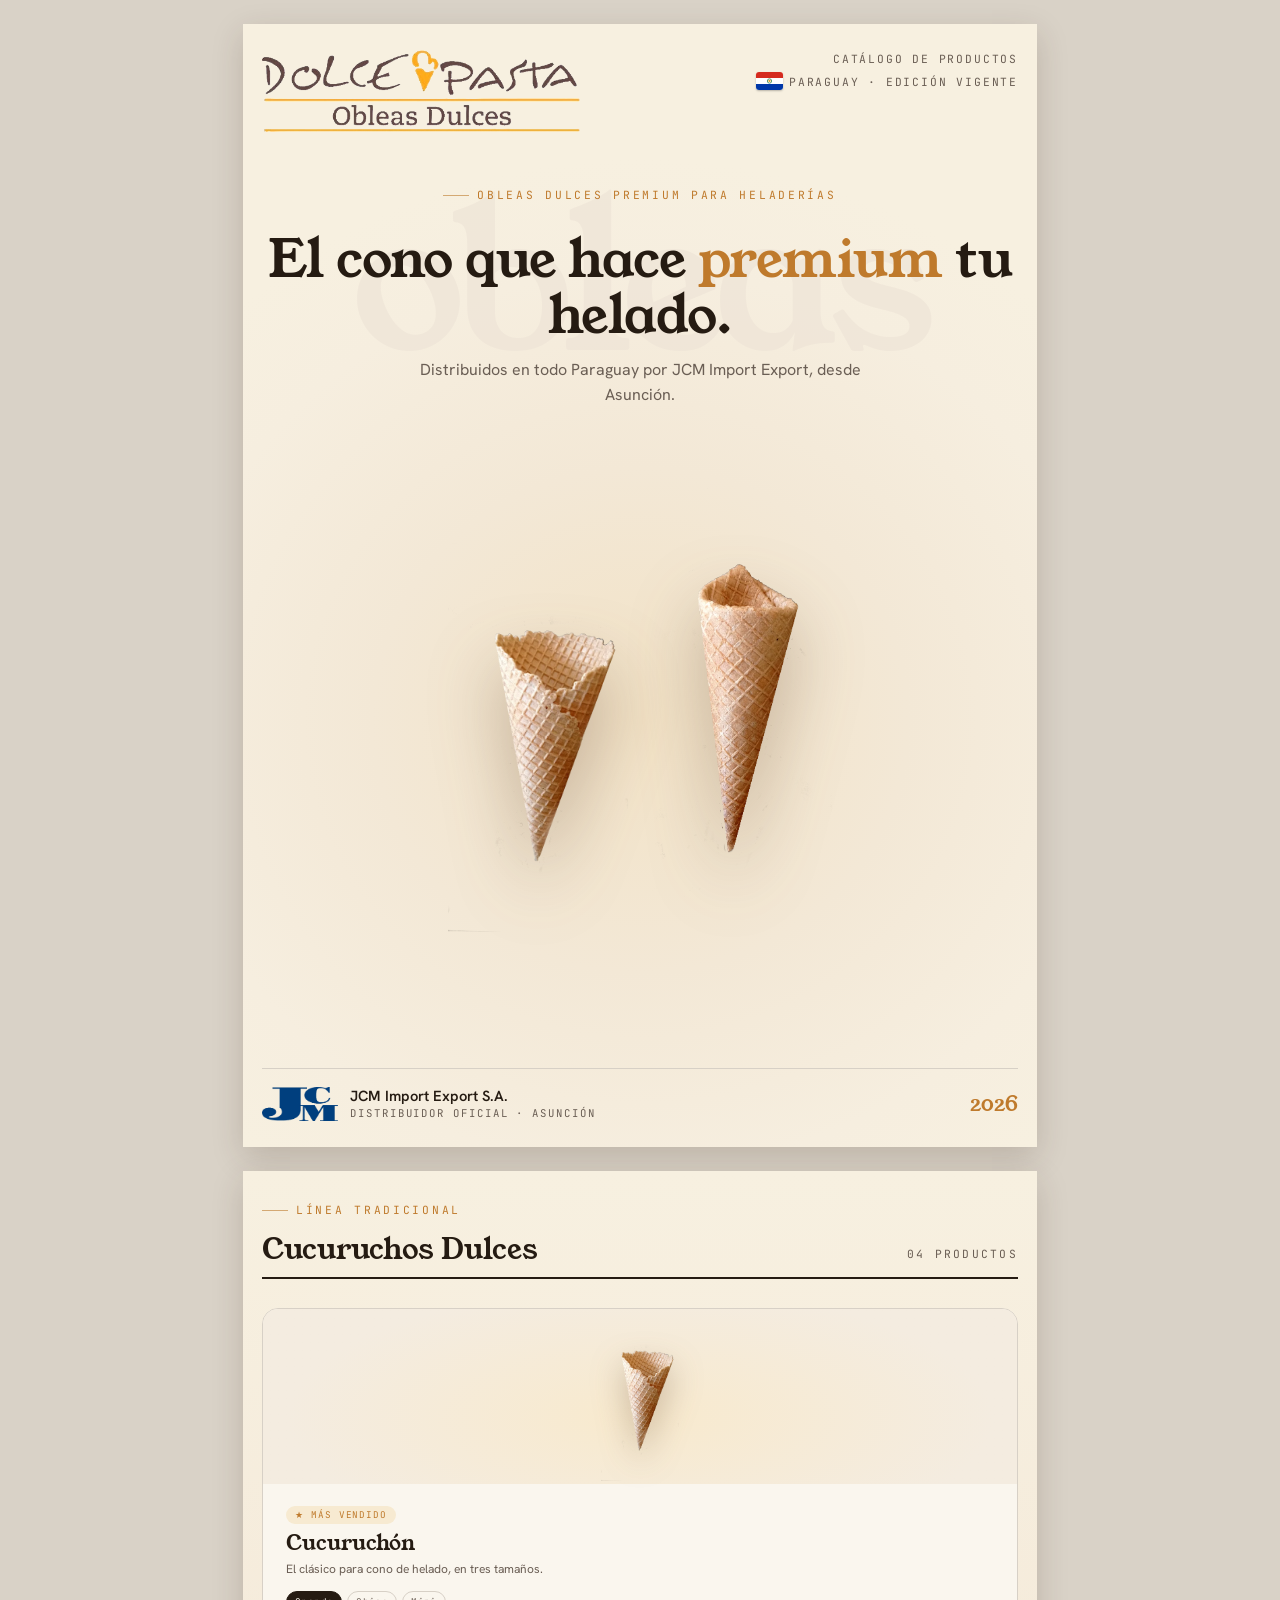
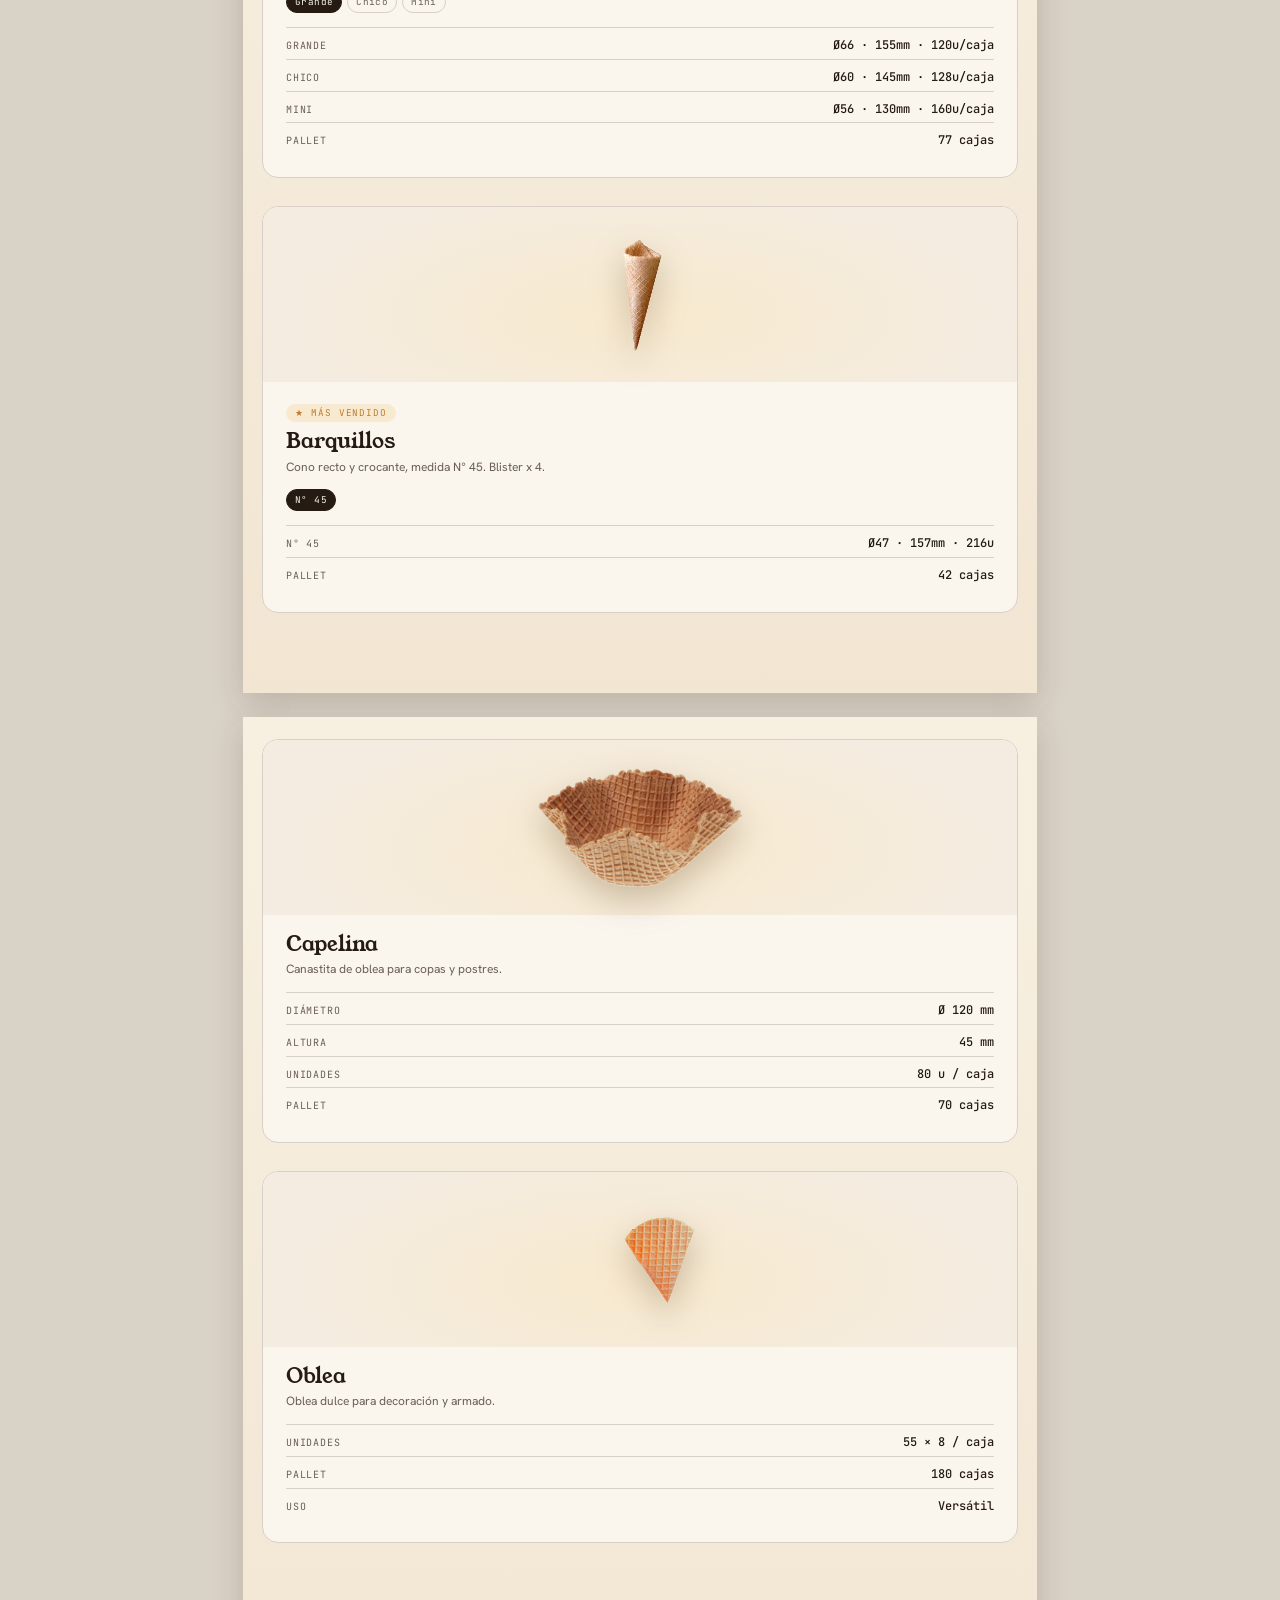
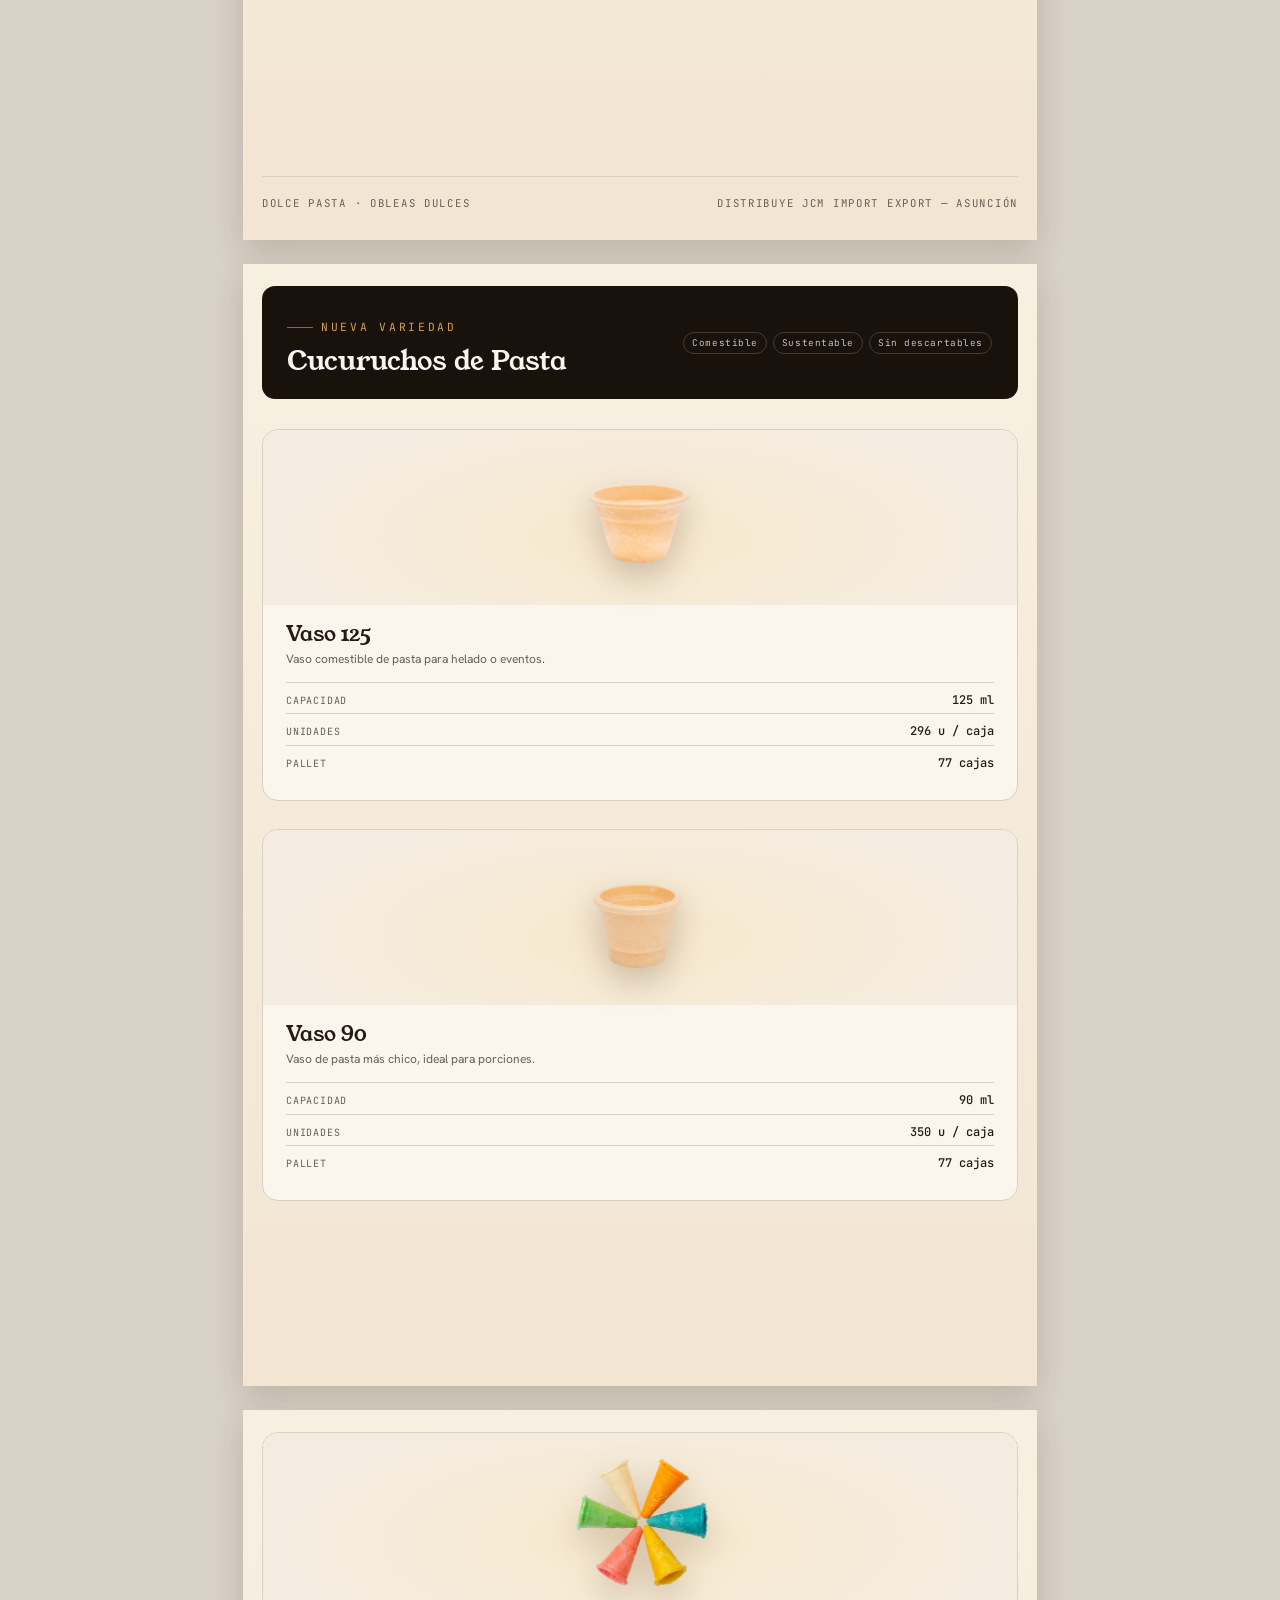
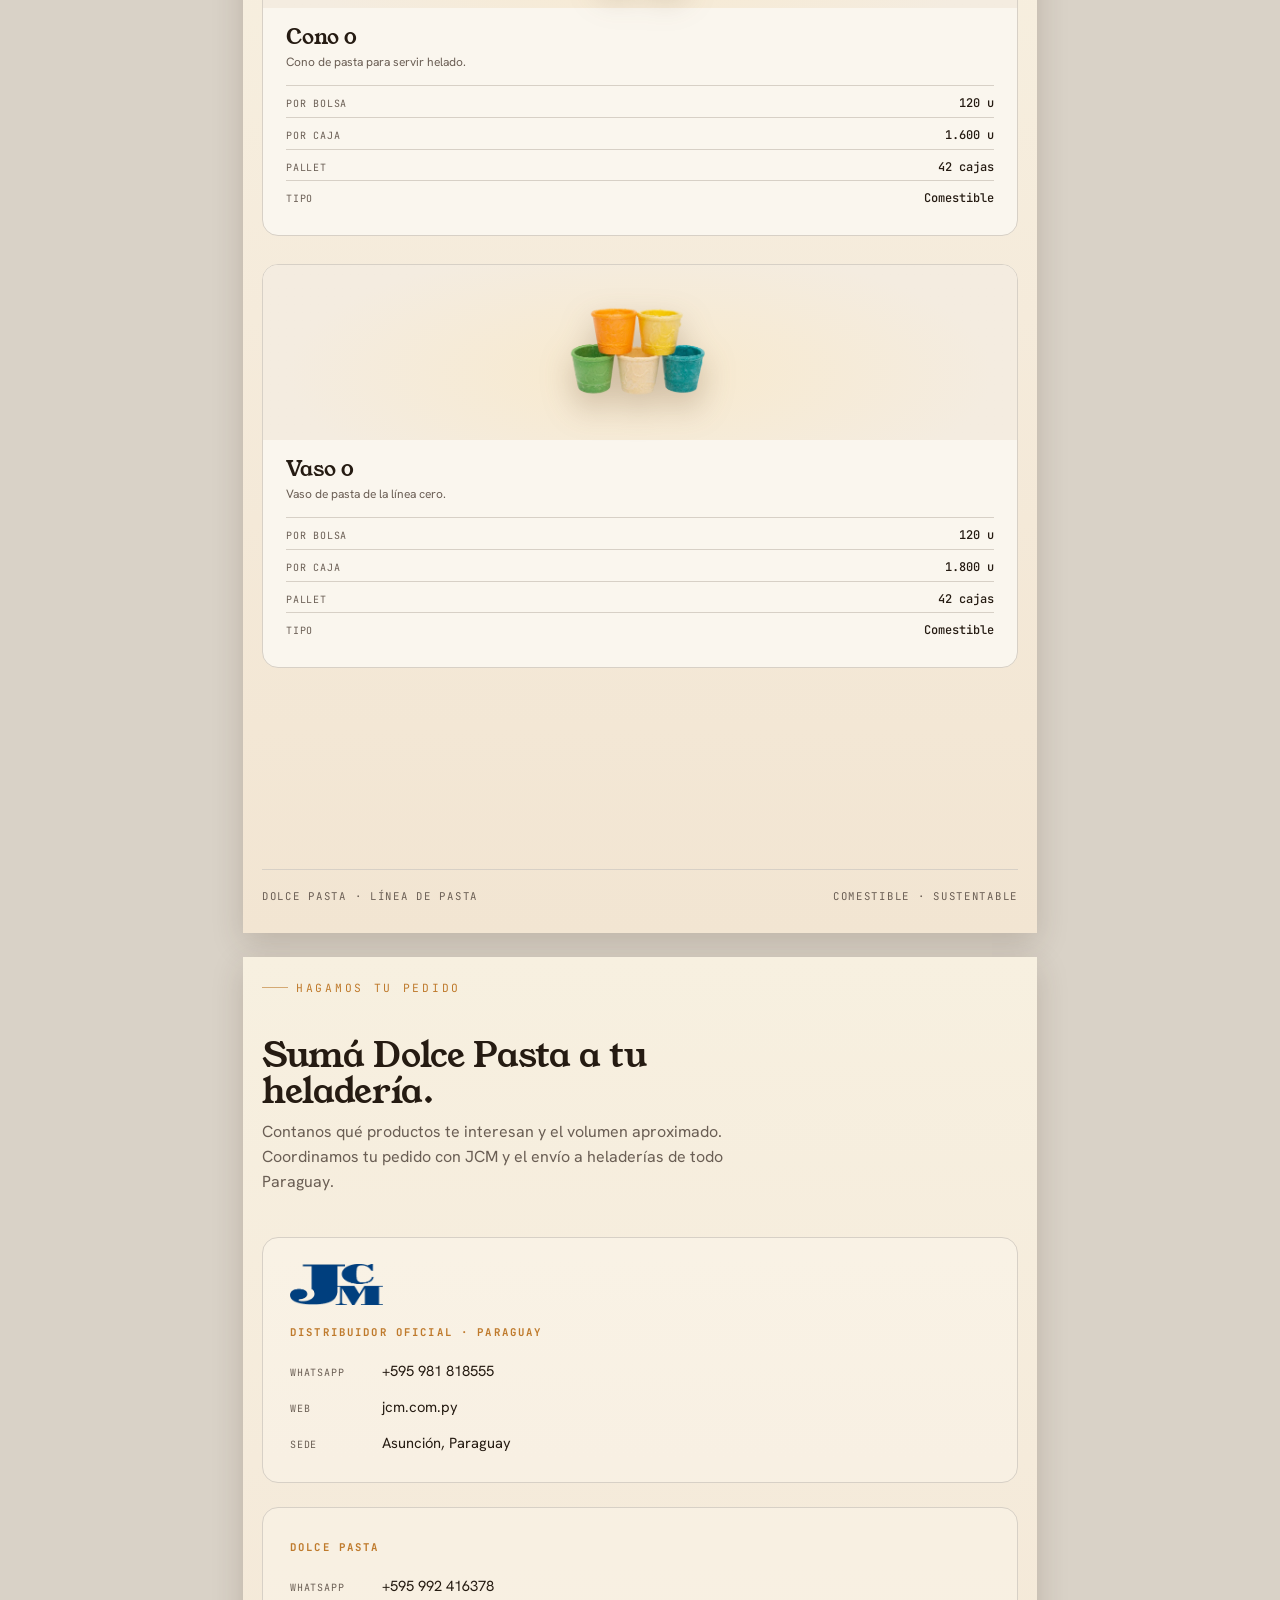
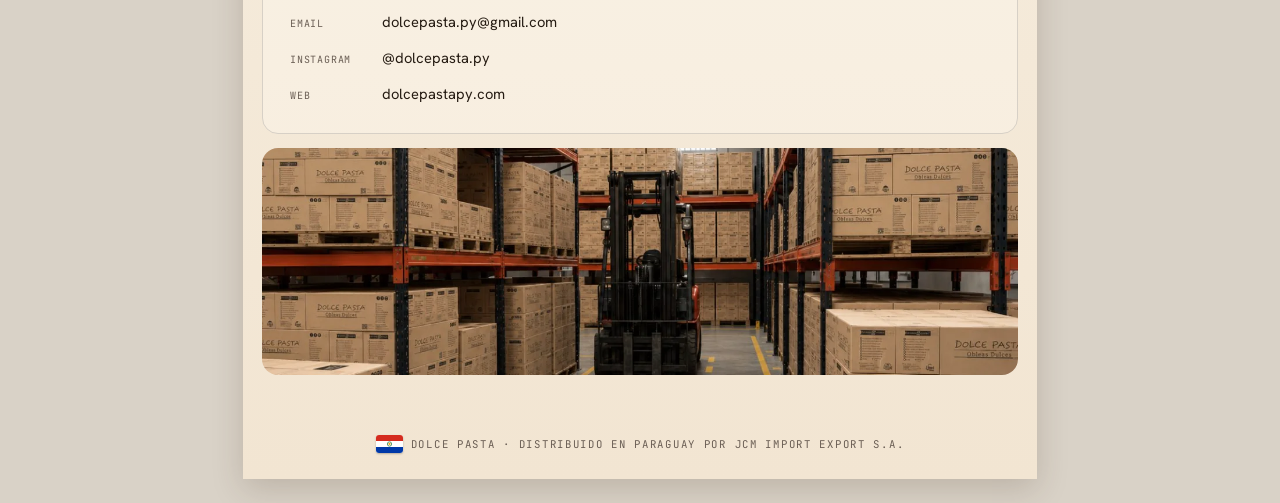
<file: dolce-py/catalogo-py.html>
<!DOCTYPE html>
<html lang="es">
<head>
<meta charset="UTF-8" />
<meta name="viewport" content="width=device-width, initial-scale=1" />
<meta name="robots" content="noindex, nofollow" />
<title>Catálogo Dolce Pasta · Paraguay</title>
<!--
  FUENTE del catálogo en PDF de Dolce Pasta Paraguay (catalogo-dolce-pasta.pdf).
  Se imprime en A4, una sección <section class="pagina"> por hoja.
  El PDF se genera con: node revision-catalogo-py/generar-pdf.cjs  (desde la raíz del repo)
  Sin estilos ni scripts inline (CSP de _headers): todo el diseño está en catalogo-py.css.
-->
<link rel="preconnect" href="https://fonts.googleapis.com" />
<link rel="preconnect" href="https://fonts.gstatic.com" crossorigin />
<link href="https://fonts.googleapis.com/css2?family=Hanken+Grotesk:wght@400;500;600;700&family=Young+Serif&family=JetBrains+Mono:wght@400;500;700&display=swap" rel="stylesheet" />
<link rel="stylesheet" href="catalogo-py.css" />
</head>
<body>

<!-- ============ 1 · TAPA ============ -->
<section class="pagina tapa">
  <header class="tapa-cabeza">
    <img class="tapa-logo" src="assets/logo-dolce-pasta-dark.webp" alt="Dolce Pasta · Obleas Dulces" />
    <div class="tapa-edicion">
      <span>Catálogo de productos</span>
      <span class="tapa-pais">
        <svg class="bandera" viewBox="0 0 30 20" role="img" aria-label="Bandera de Paraguay"><rect width="30" height="20" fill="#fff"/><rect width="30" height="6.67" fill="#D52B1E"/><rect y="13.33" width="30" height="6.67" fill="#0038A8"/><circle cx="15" cy="10" r="2.4" fill="none" stroke="#1f7a3d" stroke-width=".8"/><path d="M15 8.2l.52 1.06 1.17.17-.85.83.2 1.16L15 10.9l-1.04.55.2-1.16-.85-.83 1.17-.17z" fill="#e8a01e"/></svg>
        Paraguay · Edición vigente
      </span>
    </div>
  </header>

  <div class="tapa-texto">
    <span class="tapa-fondo" aria-hidden="true">obleas</span>
    <span class="ceja ceja--centro">Obleas dulces premium para heladerías</span>
    <h1 class="tapa-titulo">El cono que hace <em>premium</em> tu helado.</h1>
    <p class="tapa-bajada">Distribuidos en todo Paraguay por JCM Import Export, desde Asunción.</p>
  </div>

  <div class="tapa-conos">
    <img class="tapa-cono" src="assets/cucurucho.webp" alt="Cucuruchón Dolce Pasta" />
    <img class="tapa-cono" src="assets/barquillo.webp" alt="Barquillo Dolce Pasta" />
  </div>

  <footer class="tapa-pie">
    <img class="tapa-jcm" src="assets/logo-jcm.webp" alt="JCM Import Export S.A." />
    <div class="tapa-jcm-texto">
      <b>JCM Import Export S.A.</b>
      <span>Distribuidor oficial · Asunción</span>
    </div>
    <span class="tapa-anio">2026</span>
  </footer>
</section>

<!-- ============ 2 · CUCURUCHOS DULCES (1/2) ============ -->
<section class="pagina">
  <header class="linea-cabeza">
    <div>
      <span class="ceja">Línea tradicional</span>
      <h2>Cucuruchos Dulces</h2>
    </div>
    <span class="linea-cuenta">04 productos</span>
  </header>

  <article class="ficha">
    <div class="ficha-foto"><img class="foto-cono" src="assets/cucurucho.webp" alt="Cucuruchón Dolce Pasta" /></div>
    <div class="ficha-cuerpo">
      <span class="sello">★ Más vendido</span>
      <h3>Cucuruchón</h3>
      <p class="ficha-bajada">El clásico para cono de helado, en tres tamaños.</p>
      <div class="pildoras"><span class="pildora activa">Grande</span><span class="pildora">Chico</span><span class="pildora">Mini</span></div>
      <div class="datos">
        <div class="dato"><span class="k">Grande</span><span class="v">Ø66 · 155mm · 120u/caja</span></div>
        <div class="dato"><span class="k">Chico</span><span class="v">Ø60 · 145mm · 128u/caja</span></div>
        <div class="dato"><span class="k">Mini</span><span class="v">Ø56 · 130mm · 160u/caja</span></div>
        <div class="dato"><span class="k">Pallet</span><span class="v">77 cajas</span></div>
      </div>
    </div>
  </article>

  <article class="ficha">
    <div class="ficha-foto"><img class="foto-cono" src="assets/barquillo.webp" alt="Barquillo Dolce Pasta" /></div>
    <div class="ficha-cuerpo">
      <span class="sello">★ Más vendido</span>
      <h3>Barquillos</h3>
      <p class="ficha-bajada">Cono recto y crocante, medida N° 45. Blister x 4.</p>
      <div class="pildoras"><span class="pildora activa">N° 45</span></div>
      <div class="datos">
        <div class="dato"><span class="k">N° 45</span><span class="v">Ø47 · 157mm · 216u</span></div>
        <div class="dato"><span class="k">Pallet</span><span class="v">42 cajas</span></div>
      </div>
    </div>
  </article>
</section>

<!-- ============ 3 · CUCURUCHOS DULCES (2/2) ============ -->
<section class="pagina">
  <article class="ficha">
    <div class="ficha-foto"><img class="foto-capelina" src="assets/capelina.webp" alt="Capelina Dolce Pasta" /></div>
    <div class="ficha-cuerpo">
      <h3>Capelina</h3>
      <p class="ficha-bajada">Canastita de oblea para copas y postres.</p>
      <div class="datos">
        <div class="dato"><span class="k">Diámetro</span><span class="v">Ø 120 mm</span></div>
        <div class="dato"><span class="k">Altura</span><span class="v">45 mm</span></div>
        <div class="dato"><span class="k">Unidades</span><span class="v">80 u / caja</span></div>
        <div class="dato"><span class="k">Pallet</span><span class="v">70 cajas</span></div>
      </div>
    </div>
  </article>

  <article class="ficha">
    <div class="ficha-foto"><img class="foto-oblea" src="assets/oblea.webp" alt="Oblea dulce Dolce Pasta" /></div>
    <div class="ficha-cuerpo">
      <h3>Oblea</h3>
      <p class="ficha-bajada">Oblea dulce para decoración y armado.</p>
      <div class="datos">
        <div class="dato"><span class="k">Unidades</span><span class="v">55 × 8 / caja</span></div>
        <div class="dato"><span class="k">Pallet</span><span class="v">180 cajas</span></div>
        <div class="dato"><span class="k">Uso</span><span class="v">Versátil</span></div>
      </div>
    </div>
  </article>

  <footer class="pagina-pie"><span>Dolce Pasta · Obleas dulces</span><span>Distribuye JCM Import Export — Asunción</span></footer>
</section>

<!-- ============ 4 · CUCURUCHOS DE PASTA (1/2) ============ -->
<section class="pagina">
  <header class="banda-oscura">
    <div>
      <span class="ceja">Nueva variedad</span>
      <h2>Cucuruchos de Pasta</h2>
    </div>
    <div class="etiquetas"><span>Comestible</span><span>Sustentable</span><span>Sin descartables</span></div>
  </header>

  <article class="ficha">
    <div class="ficha-foto"><img class="foto-vaso" src="assets/vaso-125.webp" alt="Vaso 125 de pasta Dolce Pasta" /></div>
    <div class="ficha-cuerpo">
      <h3>Vaso 125</h3>
      <p class="ficha-bajada">Vaso comestible de pasta para helado o eventos.</p>
      <div class="datos">
        <div class="dato"><span class="k">Capacidad</span><span class="v">125 ml</span></div>
        <div class="dato"><span class="k">Unidades</span><span class="v">296 u / caja</span></div>
        <div class="dato"><span class="k">Pallet</span><span class="v">77 cajas</span></div>
      </div>
    </div>
  </article>

  <article class="ficha">
    <div class="ficha-foto"><img class="foto-vaso" src="assets/vaso-90.webp" alt="Vaso 90 de pasta Dolce Pasta" /></div>
    <div class="ficha-cuerpo">
      <h3>Vaso 90</h3>
      <p class="ficha-bajada">Vaso de pasta más chico, ideal para porciones.</p>
      <div class="datos">
        <div class="dato"><span class="k">Capacidad</span><span class="v">90 ml</span></div>
        <div class="dato"><span class="k">Unidades</span><span class="v">350 u / caja</span></div>
        <div class="dato"><span class="k">Pallet</span><span class="v">77 cajas</span></div>
      </div>
    </div>
  </article>
</section>

<!-- ============ 5 · CUCURUCHOS DE PASTA (2/2) ============ -->
<section class="pagina">
  <article class="ficha">
    <div class="ficha-foto"><img class="foto-cero" src="assets/cono-cero.webp" alt="Cono 0 de pasta Dolce Pasta" /></div>
    <div class="ficha-cuerpo">
      <h3>Cono 0</h3>
      <p class="ficha-bajada">Cono de pasta para servir helado.</p>
      <div class="datos">
        <div class="dato"><span class="k">Por bolsa</span><span class="v">120 u</span></div>
        <div class="dato"><span class="k">Por caja</span><span class="v">1.600 u</span></div>
        <div class="dato"><span class="k">Pallet</span><span class="v">42 cajas</span></div>
        <div class="dato"><span class="k">Tipo</span><span class="v">Comestible</span></div>
      </div>
    </div>
  </article>

  <article class="ficha">
    <div class="ficha-foto"><img class="foto-cero" src="assets/vaso-cero.webp" alt="Vaso 0 de pasta Dolce Pasta" /></div>
    <div class="ficha-cuerpo">
      <h3>Vaso 0</h3>
      <p class="ficha-bajada">Vaso de pasta de la línea cero.</p>
      <div class="datos">
        <div class="dato"><span class="k">Por bolsa</span><span class="v">120 u</span></div>
        <div class="dato"><span class="k">Por caja</span><span class="v">1.800 u</span></div>
        <div class="dato"><span class="k">Pallet</span><span class="v">42 cajas</span></div>
        <div class="dato"><span class="k">Tipo</span><span class="v">Comestible</span></div>
      </div>
    </div>
  </article>

  <footer class="pagina-pie"><span>Dolce Pasta · Línea de pasta</span><span>Comestible · Sustentable</span></footer>
</section>

<!-- ============ 6 · CONTACTO ============ -->
<section class="pagina contacto">
  <span class="ceja">Hagamos tu pedido</span>
  <h2 class="contacto-titulo">Sumá Dolce Pasta a tu heladería.</h2>
  <p class="contacto-bajada">Contanos qué productos te interesan y el volumen aproximado. Coordinamos tu pedido con JCM y el envío a heladerías de todo Paraguay.</p>

  <div class="tarjeta">
    <img class="tarjeta-logo" src="assets/logo-jcm.webp" alt="JCM Import Export S.A." />
    <span class="tarjeta-titulo">Distribuidor oficial · Paraguay</span>
    <dl class="tarjeta-datos">
      <dt>WhatsApp</dt><dd>+595 981 818555</dd>
      <dt>Web</dt><dd>jcm.com.py</dd>
      <dt>Sede</dt><dd>Asunción, Paraguay</dd>
    </dl>
  </div>

  <div class="tarjeta">
    <span class="tarjeta-titulo">Dolce Pasta</span>
    <dl class="tarjeta-datos">
      <dt>WhatsApp</dt><dd>+595 992 416378</dd>
      <dt>Email</dt><dd>dolcepasta.py@gmail.com</dd>
      <dt>Instagram</dt><dd>@dolcepasta.py</dd>
      <dt>Web</dt><dd>dolcepastapy.com</dd>
    </dl>
  </div>

  <img class="contacto-foto" src="assets/deposito-dolce-pasta.webp" alt="Depósito de Dolce Pasta" />

  <footer class="contacto-pie">
    <svg class="bandera" viewBox="0 0 30 20" role="img" aria-label="Bandera de Paraguay"><rect width="30" height="20" fill="#fff"/><rect width="30" height="6.67" fill="#D52B1E"/><rect y="13.33" width="30" height="6.67" fill="#0038A8"/><circle cx="15" cy="10" r="2.4" fill="none" stroke="#1f7a3d" stroke-width=".8"/><path d="M15 8.2l.52 1.06 1.17.17-.85.83.2 1.16L15 10.9l-1.04.55.2-1.16-.85-.83 1.17-.17z" fill="#e8a01e"/></svg>
    Dolce Pasta · Distribuido en Paraguay por JCM Import Export S.A.
  </footer>
</section>

</body>
</html>
</file>
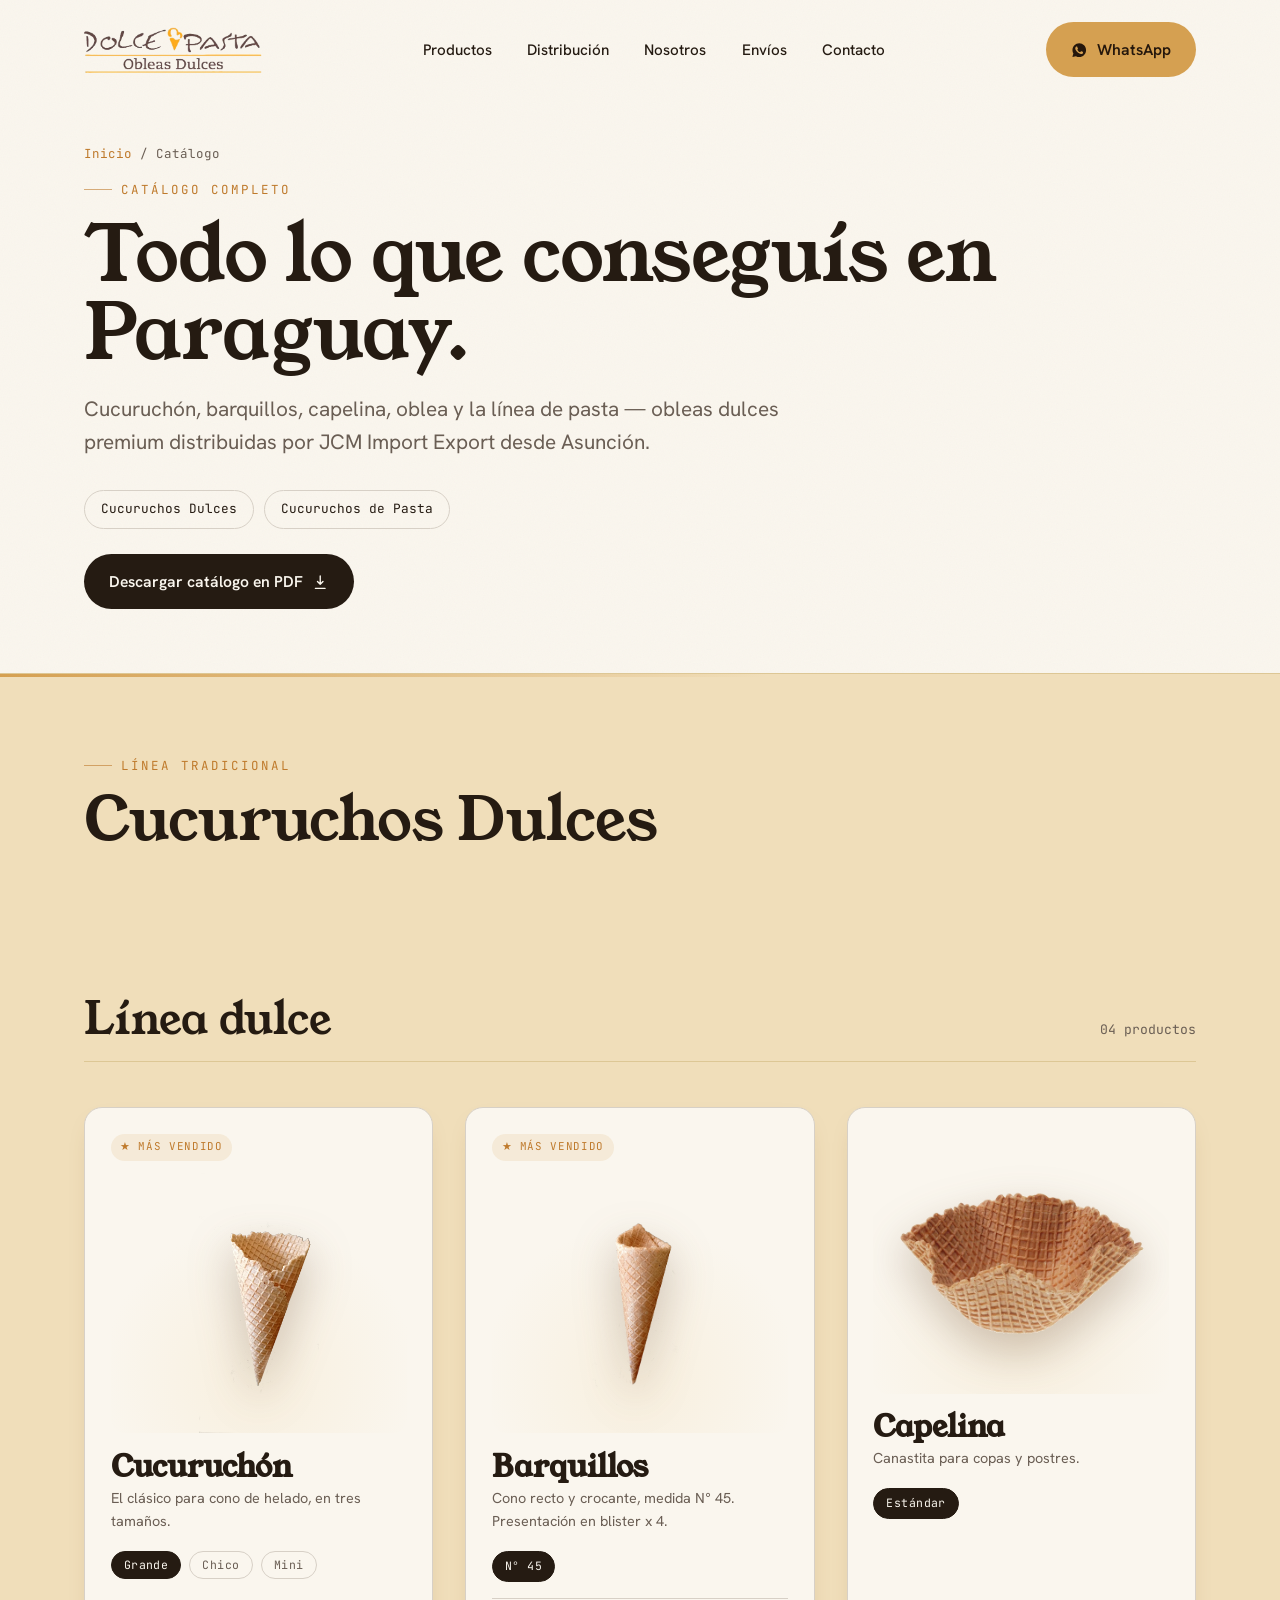
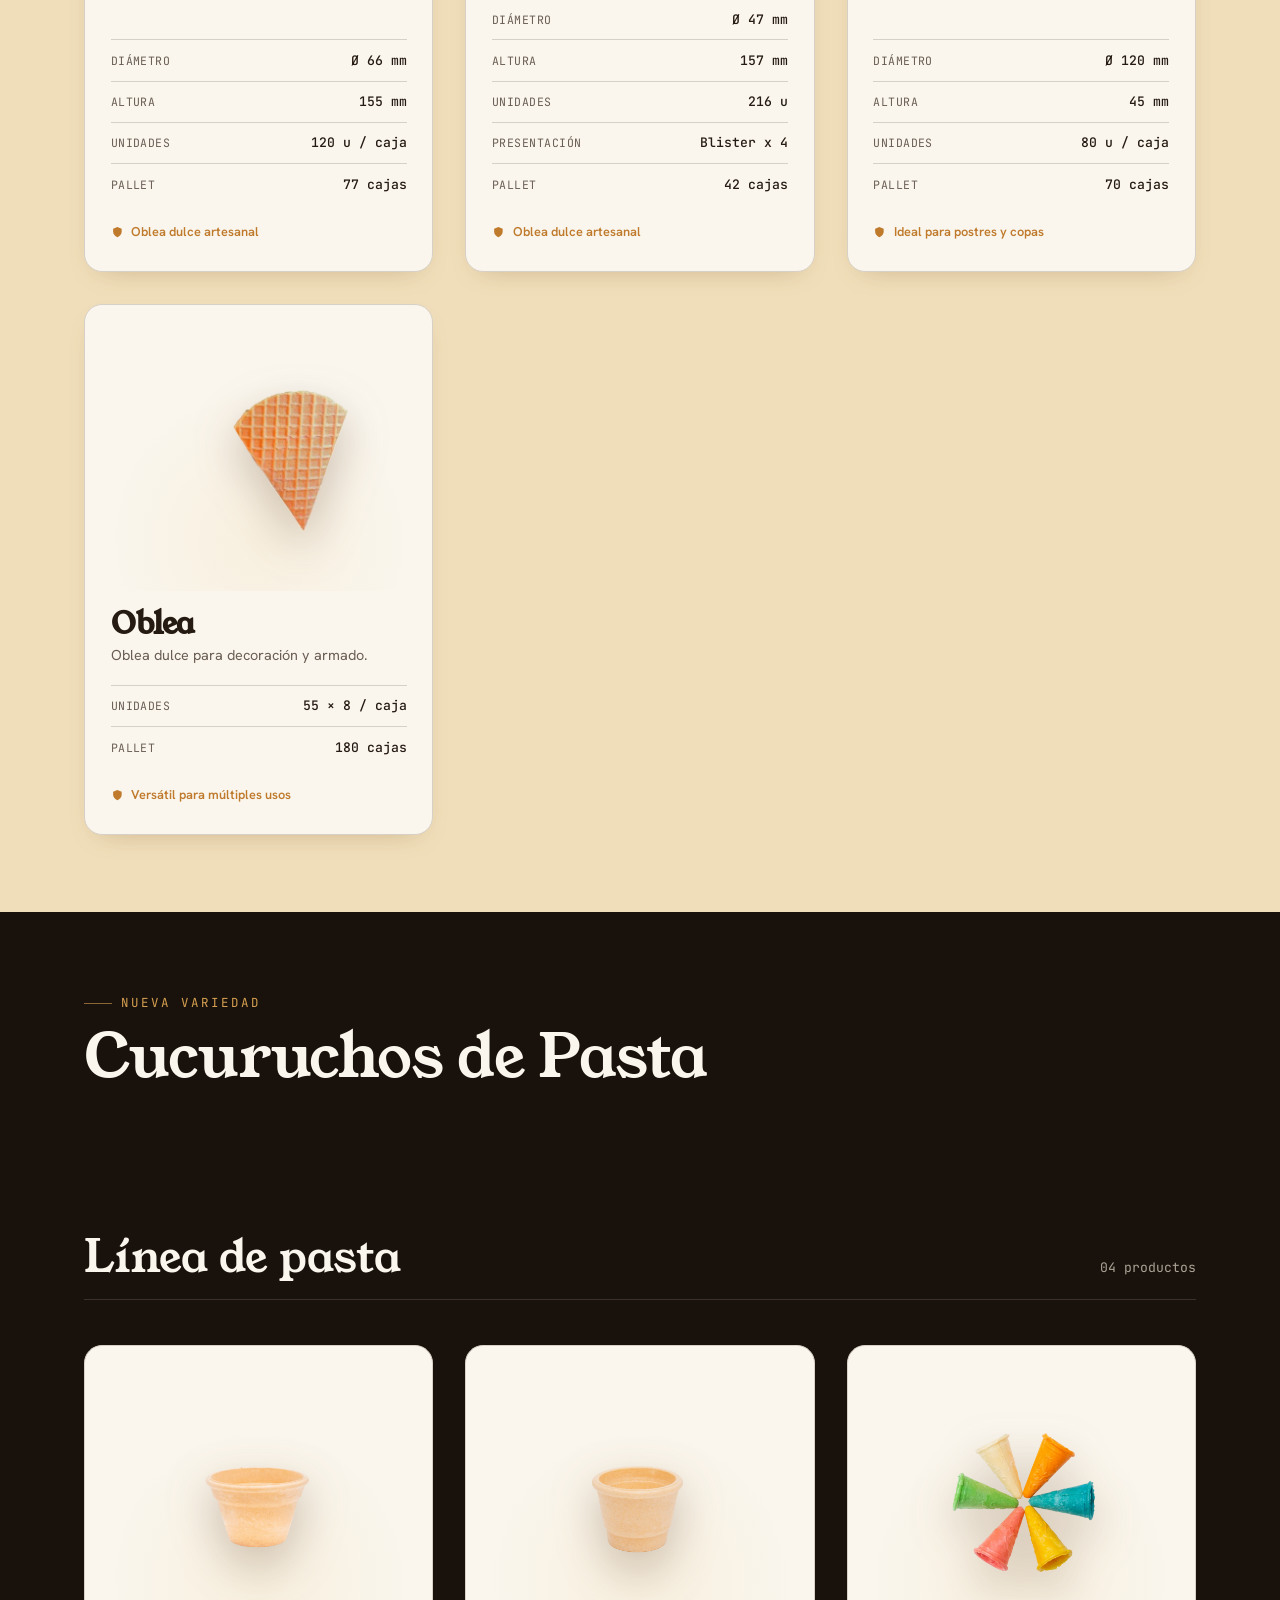
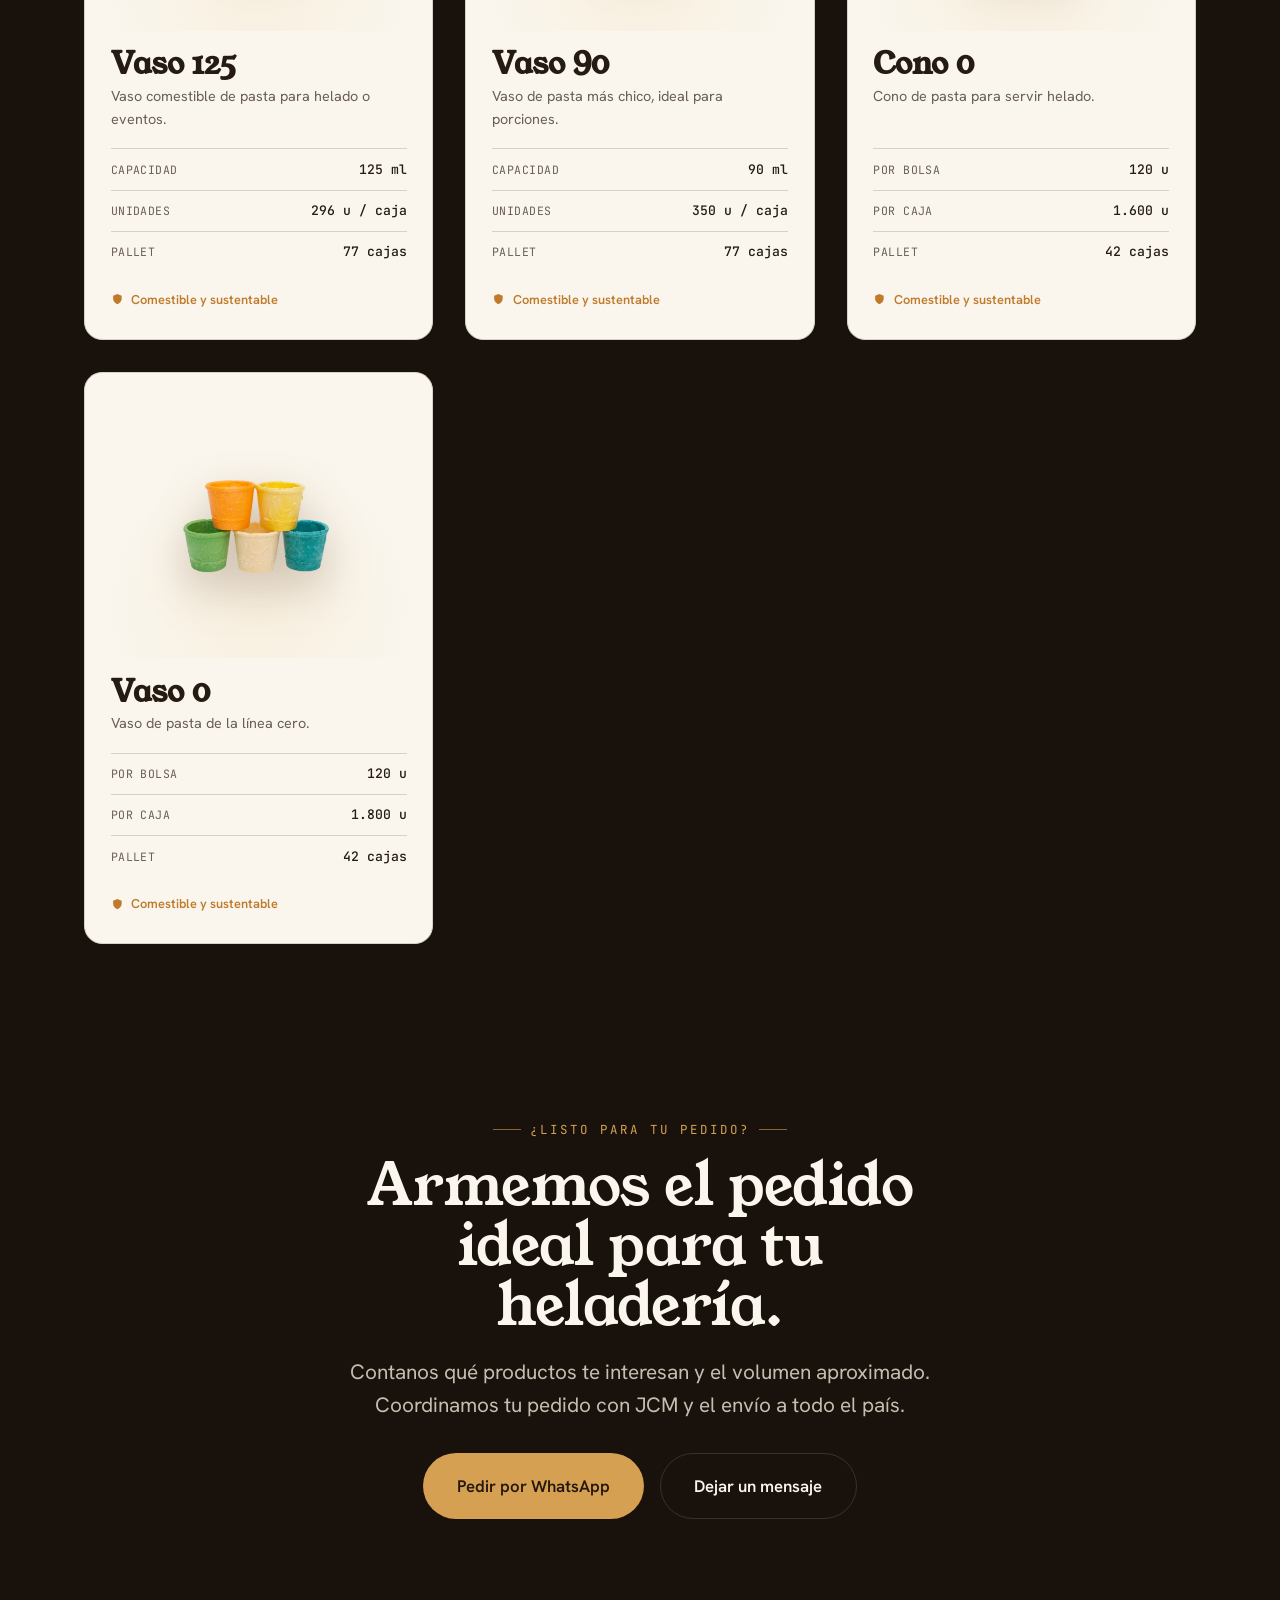
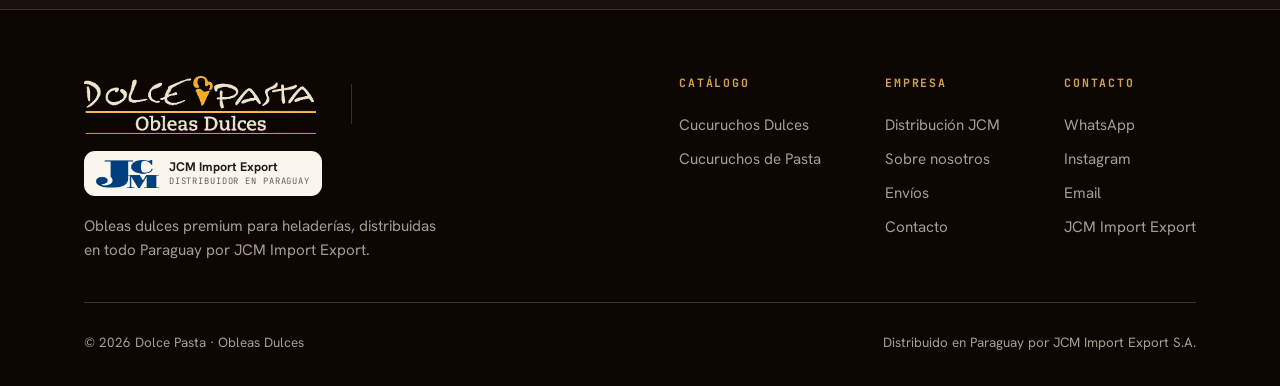
<file: dolce-py/productos.html>
<!DOCTYPE html>
<html lang="es">
<head>
<meta charset="UTF-8" />
<meta name="viewport" content="width=device-width, initial-scale=1" />
<title>Catálogo completo — Dolce Pasta Paraguay</title>
<meta name="description" content="Catálogo de Dolce Pasta en Paraguay: cucuruchón, barquillos, capelina, oblea y la línea de pasta (Vaso 125, Vaso 90, Cono 0 y Vaso 0). Distribuye JCM Import Export desde Asunción." />
<meta name="robots" content="index, follow" />
<meta name="author" content="Dolce Pasta" />
<link rel="canonical" href="https://www.dolcepastapy.com/productos.html" />
<meta property="og:type" content="website" />
<meta property="og:site_name" content="Dolce Pasta Paraguay" />
<meta property="og:locale" content="es_PY" />
<meta property="og:title" content="Catálogo completo — Dolce Pasta Paraguay" />
<meta property="og:description" content="Cucuruchón, barquillos, capelina, oblea y la línea de pasta. Distribuye JCM Import Export desde Asunción." />
<meta property="og:url" content="https://www.dolcepastapy.com/productos.html" />
<meta property="og:image" content="https://www.dolcepastapy.com/assets/familia-dolce-pasta.jpg" />
<meta name="twitter:card" content="summary_large_image" />
<meta name="twitter:image" content="https://www.dolcepastapy.com/assets/familia-dolce-pasta.jpg" />
<meta name="theme-color" content="#161210" />
<link rel="icon" href="assets/favicon.png" />
<link rel="preconnect" href="https://fonts.googleapis.com" />
<link rel="preconnect" href="https://fonts.gstatic.com" crossorigin />
<link href="https://fonts.googleapis.com/css2?family=Hanken+Grotesk:wght@400;500;600;700&family=Young+Serif&family=JetBrains+Mono:wght@400;500&display=swap" rel="stylesheet" />
<link rel="stylesheet" href="styles.css" />
<style>
  /* Cabecera del catálogo */
  .cat-hero { padding-top: clamp(8rem, 16vh, 11rem); padding-bottom: clamp(2.5rem, 5vw, 4rem); position: relative; overflow: hidden; }
  .cat-hero .eyebrow { justify-content: flex-start; }
  .cat-hero h1 { font-family: var(--font-display); font-weight: 400; font-size: clamp(2.6rem, 1.6rem + 4vw, 5rem); line-height: 1.02; letter-spacing: -0.01em; margin: 1rem 0 1.2rem; }
  .cat-hero .lead { max-width: 60ch; }
  .cat-breadcrumb { font-family: var(--font-mono); font-size: 0.78rem; letter-spacing: 0.08em; color: var(--muted); display: flex; gap: 0.5rem; align-items: center; }
  .cat-breadcrumb a { color: var(--gold-deep); }
  .cat-cats { display: flex; flex-wrap: wrap; gap: 0.6rem; margin-top: 2rem; }
  .cat-chip { font-family: var(--font-mono); font-size: 0.8rem; padding: 0.5rem 1rem; border: 1px solid var(--line); border-radius: 100px; color: var(--ink); transition: .25s; }
  .cat-chip:hover { background: var(--ink); color: var(--paper); border-color: var(--ink); }

  .cat-section { padding-block: clamp(3rem, 6vw, 5rem); }
  .cat-section-head { display: flex; align-items: baseline; justify-content: space-between; gap: 1.5rem; flex-wrap: wrap; margin-bottom: clamp(1.8rem, 4vw, 2.8rem); padding-bottom: 1.2rem; border-bottom: 1px solid var(--line); }
  .cat-section-head h2 { font-family: var(--font-display); font-weight: 400; font-size: clamp(1.8rem, 1.3rem + 1.8vw, 2.8rem); line-height: 1; }
  .cat-section-head .count { font-family: var(--font-mono); font-size: 0.82rem; color: var(--muted); }
  .cat-grid { display: grid; grid-template-columns: repeat(3, 1fr); gap: clamp(1.2rem, 2.5vw, 2rem); }
  .badge-soft { display: inline-flex; align-items: center; gap: 0.4em; font-family: var(--font-mono); font-size: 0.68rem; letter-spacing: 0.06em; text-transform: uppercase; color: var(--gold-deep); background: oklch(0.74 0.115 75 / 0.14); padding: 0.3rem 0.6rem; border-radius: 100px; margin-bottom: 0.8rem; align-self: flex-start; }
  @media (max-width: 980px) { .cat-grid { grid-template-columns: 1fr 1fr; } }
  @media (max-width: 680px) { .cat-grid { grid-template-columns: 1fr; max-width: 460px; margin-inline: auto; } }

  /* Banners de línea (corte de página) */
  .line-banner { padding-block: clamp(2.8rem, 6vw, 4.5rem); position: relative; overflow: hidden; }
  .line-banner .ln-inner { display: flex; align-items: flex-end; justify-content: space-between; gap: 1.5rem; flex-wrap: wrap; }
  .line-banner h2 { font-family: var(--font-display); font-weight: 400; font-size: clamp(2.2rem, 1.4rem + 3vw, 4rem); line-height: 1; letter-spacing: -0.01em; margin-top: 0.8rem; }
  .line-banner p { color: var(--muted); max-width: 46ch; font-size: 1.02rem; }
  .line-banner .ln-tags { display: flex; gap: 0.5rem; flex-wrap: wrap; }
  .ln-tag { font-family: var(--font-mono); font-size: 0.72rem; letter-spacing: 0.06em; padding: 0.4rem 0.8rem; border-radius: 100px; border: 1px solid var(--line); color: var(--muted); }

  /* Dulces: beige caramelo cálido */
  .line-banner.dulces { background: #f0deba; border-top: 1px solid #ddc795; }
  #dulces-grid { background: #f0deba; }
  #dulces-grid .cat-section-head { border-color: #ddc795; }
  #dulces-grid .prod-card { box-shadow: 0 10px 28px -16px rgba(120, 80, 30, 0.4); }
  #dulces-grid .prod-card:hover { box-shadow: 0 30px 60px -32px rgba(110, 72, 24, 0.5); }
  .line-banner.dulces::before { content: ""; position: absolute; left: 0; top: 0; width: 100%; height: 3px; background: linear-gradient(90deg, var(--gold), transparent 60%); }

  /* Pasta: oscuro */
  .line-banner.pasta { background: var(--espresso); color: var(--paper); }
  .line-banner.pasta .eyebrow { color: var(--gold); }
  .line-banner.pasta p { color: oklch(0.78 0.02 80); }
  .line-banner.pasta .ln-tag { border-color: var(--line-dark); color: oklch(0.8 0.02 80); }
  .cat-section.pasta { background: var(--espresso); color: var(--paper); }
  .cat-section.pasta .cat-section-head { border-color: var(--line-dark); }
  .cat-section.pasta .cat-section-head h2 { color: var(--paper); }
  .cat-section.pasta .cat-section-head .count { color: oklch(0.72 0.02 80); }
  .cat-section.pasta .prod-card { color: var(--ink); }
</style>
</head>
<body>

<!--
  ⚠️ Productos comercializados en Paraguay (sin personalización). Distribuye JCM Import Export (Asunción).
  WhatsApp Dolce Pasta: +595 992 416378 · JCM: +595 981 818555 · jcm.com.py
-->

<!-- ============ NAV ============ -->
<header class="nav scrolled" id="nav">
  <div class="wrap nav-inner">
    <a href="index.html" class="brand" aria-label="Dolce Pasta — inicio">
      <img src="assets/logo-dolce-pasta-dark.webp" alt="Dolce Pasta · Obleas Dulces" style="height:46px;width:auto" />
    </a>
    <nav class="nav-links" id="navLinks">
      <a href="productos.html">Productos</a>
      <a href="index.html#distribucion">Distribución</a>
      <a href="index.html#nosotros">Nosotros</a>
      <a href="index.html#envios">Envíos</a>
      <a href="index.html#contacto">Contacto</a>
    </nav>
    <div class="nav-cta">
      <a href="https://wa.me/595992416378?text=%C2%A1Hola%20Dolce%20Pasta!%20Quer%C3%ADa%20hacer%20una%20consulta%20sobre%20los%20productos%20para%20mi%20helader%C3%ADa." target="_blank" rel="noopener" class="btn btn-gold">
        <svg viewBox="0 0 24 24" fill="currentColor"><path d="M12.04 2C6.58 2 2.13 6.45 2.13 11.91c0 1.75.46 3.45 1.32 4.95L2 22l5.25-1.38a9.9 9.9 0 0 0 4.79 1.22h.01c5.46 0 9.91-4.45 9.91-9.91 0-2.65-1.03-5.14-2.9-7.01A9.82 9.82 0 0 0 12.04 2Zm5.8 14.13c-.25.69-1.45 1.32-1.99 1.36-.53.05-1.03.24-3.48-.73-2.93-1.16-4.8-4.15-4.95-4.34-.14-.19-1.18-1.57-1.18-3 0-1.42.75-2.12 1.01-2.41.26-.29.57-.36.76-.36.19 0 .38 0 .54.01.18.01.41-.07.64.49.25.6.84 2.07.91 2.22.07.15.12.32.02.51-.09.19-.14.31-.28.48-.14.17-.29.37-.42.5-.14.14-.28.29-.12.57.16.28.71 1.17 1.53 1.9 1.05.93 1.94 1.22 2.22 1.36.28.14.44.12.6-.07.16-.19.69-.81.88-1.09.18-.28.37-.23.62-.14.25.09 1.61.76 1.89.9.28.14.46.21.53.32.07.12.07.66-.18 1.34Z"/></svg>
        WhatsApp
      </a>
    </div>
    <button class="nav-toggle" id="navToggle" aria-label="Menú"><span></span><span></span><span></span></button>
  </div>
</header>

<main>
<!-- ============ HERO CATÁLOGO ============ -->
<section class="cat-hero" data-screen-label="Catálogo — Encabezado">
  <div class="wrap">
    <div class="cat-breadcrumb reveal"><a href="index.html">Inicio</a><span>/</span><span>Catálogo</span></div>
    <span class="eyebrow reveal" style="--d:.04s;margin-top:1rem">Catálogo completo</span>
    <h1 class="reveal" style="--d:.08s">Todo lo que conseguís en Paraguay.</h1>
    <p class="lead reveal" style="--d:.14s">Cucuruchón, barquillos, capelina, oblea y la línea de pasta — obleas dulces premium distribuidas por JCM Import Export desde Asunción.</p>
    <div class="cat-cats reveal" style="--d:.2s">
      <a href="#dulces" class="cat-chip">Cucuruchos Dulces</a>
      <a href="#pasta" class="cat-chip">Cucuruchos de Pasta</a>
    </div>
    <div class="reveal" style="--d:.26s;margin-top:1.6rem">
      <a href="catalogo-dolce-pasta.pdf" download class="btn btn-primary">Descargar catálogo en PDF
        <svg viewBox="0 0 24 24" fill="none" stroke="currentColor" stroke-width="2"><path d="M12 3v12m0 0 4-4m-4 4-4-4M5 21h14" stroke-linecap="round" stroke-linejoin="round"/></svg>
      </a>
    </div>
  </div>
</section>

<!-- ============ BANNER: CUCURUCHOS DULCES ============ -->
<section class="line-banner dulces" id="dulces" data-screen-label="Banner — Dulces">
  <div class="wrap ln-inner">
    <div>
      <span class="eyebrow reveal">Línea tradicional</span>
      <h2 class="reveal" style="--d:.05s">Cucuruchos Dulces</h2>
    </div>
    <p class="reveal" style="--d:.1s">Nuestra receta de siempre: oblea dulce, crocante y con sabor. La base de toda heladería.</p>
  </div>
</section>

<!-- ============ CUCURUCHOS DULCES (grid) ============ -->
<section class="cat-section" id="dulces-grid">
  <div class="wrap">
    <div class="cat-section-head reveal">
      <h2>Línea dulce</h2>
      <span class="count">04 productos</span>
    </div>
    <div class="cat-grid">

      <!-- Cucuruchón -->
      <article class="prod-card reveal">
        <span class="badge-soft">★ Más vendido</span>
        <div class="prod-photo"><img loading="lazy" class="img-cucurucho" src="assets/cucurucho.webp" alt="Cucuruchón Dolce Pasta" /></div>
        <h3 class="prod-name">Cucuruchón</h3>
        <p class="prod-sub">El clásico para cono de helado, en tres tamaños.</p>
        <div class="prod-variants" data-variants>
          <button class="variant-pill active" data-d="Ø 66 mm" data-h="155 mm" data-u="120 u / caja">Grande</button>
          <button class="variant-pill" data-d="Ø 60 mm" data-h="145 mm" data-u="128 u / caja">Chico</button>
          <button class="variant-pill" data-d="Ø 56 mm" data-h="130 mm" data-u="160 u / caja">Mini</button>
        </div>
        <div class="spec-table">
          <div class="spec-row"><span class="k">Diámetro</span><span class="v" data-spec="d">Ø 66 mm</span></div>
          <div class="spec-row"><span class="k">Altura</span><span class="v" data-spec="h">155 mm</span></div>
          <div class="spec-row"><span class="k">Unidades</span><span class="v" data-spec="u">120 u / caja</span></div>
          <div class="spec-row"><span class="k">Pallet</span><span class="v">77 cajas</span></div>
        </div>
        <div class="prod-perso"><svg viewBox="0 0 24 24" fill="currentColor"><path d="M12 2 4 5v6c0 5 3.4 8.5 8 10 4.6-1.5 8-5 8-10V5l-8-3Z"/></svg> Oblea dulce artesanal</div>
      </article>

      <!-- Barquillos -->
      <article class="prod-card reveal" style="--d:.1s">
        <span class="badge-soft">★ Más vendido</span>
        <div class="prod-photo"><img loading="lazy" src="assets/barquillo.webp" alt="Barquillo Dolce Pasta" /></div>
        <h3 class="prod-name">Barquillos</h3>
        <p class="prod-sub">Cono recto y crocante, medida N° 45. Presentación en blister x 4.</p>
        <div class="prod-variants"><span class="variant-pill active">N° 45</span></div>
        <div class="spec-table">
          <div class="spec-row"><span class="k">Diámetro</span><span class="v">Ø 47 mm</span></div>
          <div class="spec-row"><span class="k">Altura</span><span class="v">157 mm</span></div>
          <div class="spec-row"><span class="k">Unidades</span><span class="v">216 u</span></div>
          <div class="spec-row"><span class="k">Presentación</span><span class="v">Blister x 4</span></div>
          <div class="spec-row"><span class="k">Pallet</span><span class="v">42 cajas</span></div>
        </div>
        <div class="prod-perso"><svg viewBox="0 0 24 24" fill="currentColor"><path d="M12 2 4 5v6c0 5 3.4 8.5 8 10 4.6-1.5 8-5 8-10V5l-8-3Z"/></svg> Oblea dulce artesanal</div>
      </article>

      <!-- Capelina -->
      <article class="prod-card reveal" style="--d:.2s">
        <div class="prod-photo"><img loading="lazy" src="assets/capelina.webp" alt="Capelina Dolce Pasta" /></div>
        <h3 class="prod-name">Capelina</h3>
        <p class="prod-sub">Canastita para copas y postres.</p>
        <div class="prod-variants"><span class="variant-pill active">Estándar</span></div>
        <div class="spec-table">
          <div class="spec-row"><span class="k">Diámetro</span><span class="v">Ø 120 mm</span></div>
          <div class="spec-row"><span class="k">Altura</span><span class="v">45 mm</span></div>
          <div class="spec-row"><span class="k">Unidades</span><span class="v">80 u / caja</span></div>
          <div class="spec-row"><span class="k">Pallet</span><span class="v">70 cajas</span></div>
        </div>
        <div class="prod-perso"><svg viewBox="0 0 24 24" fill="currentColor"><path d="M12 2 4 5v6c0 5 3.4 8.5 8 10 4.6-1.5 8-5 8-10V5l-8-3Z"/></svg> Ideal para postres y copas</div>
      </article>

      <!-- Oblea -->
      <article class="prod-card reveal">
        <div class="prod-photo"><img loading="lazy" src="assets/oblea.webp" alt="Oblea dulce Dolce Pasta" /></div>
        <h3 class="prod-name">Oblea</h3>
        <p class="prod-sub">Oblea dulce para decoración y armado.</p>
        <div class="spec-table">
          <div class="spec-row"><span class="k">Unidades</span><span class="v">55 × 8 / caja</span></div>
          <div class="spec-row"><span class="k">Pallet</span><span class="v">180 cajas</span></div>
        </div>
        <div class="prod-perso"><svg viewBox="0 0 24 24" fill="currentColor"><path d="M12 2 4 5v6c0 5 3.4 8.5 8 10 4.6-1.5 8-5 8-10V5l-8-3Z"/></svg> Versátil para múltiples usos</div>
      </article>

    </div>
  </div>
</section>

<!-- ============ BANNER CORTE: CUCURUCHOS DE PASTA ============ -->
<section class="line-banner pasta" id="pasta" data-screen-label="Banner — Pasta">
  <div class="wrap ln-inner">
    <div>
      <span class="eyebrow reveal">Nueva variedad</span>
      <h2 class="reveal" style="--d:.05s">Cucuruchos de Pasta</h2>
    </div>
    <div class="reveal" style="--d:.1s">
      <p>Línea de conos y vasos elaborados con pasta. Comestibles, firmes y sustentables.</p>
      <div class="ln-tags" style="margin-top:1rem">
        <span class="ln-tag">Comestible</span>
        <span class="ln-tag">Sustentable</span>
        <span class="ln-tag">Sin descartables</span>
      </div>
    </div>
  </div>
</section>

<!-- ============ CONOS Y VASOS DE PASTA (grid) ============ -->
<section class="cat-section pasta" id="pasta-grid">
  <div class="wrap">
    <div class="cat-section-head reveal">
      <h2>Línea de pasta</h2>
      <span class="count">04 productos</span>
    </div>
    <div class="cat-grid">

      <!-- Vaso 125 -->
      <article class="prod-card reveal">
        <div class="prod-photo"><img loading="lazy" src="assets/vaso-125.webp" alt="Vaso 125 de pasta Dolce Pasta" /></div>
        <h3 class="prod-name">Vaso 125</h3>
        <p class="prod-sub">Vaso comestible de pasta para helado o eventos.</p>
        <div class="spec-table">
          <div class="spec-row"><span class="k">Capacidad</span><span class="v">125 ml</span></div>
          <div class="spec-row"><span class="k">Unidades</span><span class="v">296 u / caja</span></div>
          <div class="spec-row"><span class="k">Pallet</span><span class="v">77 cajas</span></div>
        </div>
        <div class="prod-perso"><svg viewBox="0 0 24 24" fill="currentColor"><path d="M12 2 4 5v6c0 5 3.4 8.5 8 10 4.6-1.5 8-5 8-10V5l-8-3Z"/></svg> Comestible y sustentable</div>
      </article>

      <!-- Vaso 90 -->
      <article class="prod-card reveal" style="--d:.1s">
        <div class="prod-photo"><img loading="lazy" src="assets/vaso-90.webp" alt="Vaso 90 de pasta Dolce Pasta" /></div>
        <h3 class="prod-name">Vaso 90</h3>
        <p class="prod-sub">Vaso de pasta más chico, ideal para porciones.</p>
        <div class="spec-table">
          <div class="spec-row"><span class="k">Capacidad</span><span class="v">90 ml</span></div>
          <div class="spec-row"><span class="k">Unidades</span><span class="v">350 u / caja</span></div>
          <div class="spec-row"><span class="k">Pallet</span><span class="v">77 cajas</span></div>
        </div>
        <div class="prod-perso"><svg viewBox="0 0 24 24" fill="currentColor"><path d="M12 2 4 5v6c0 5 3.4 8.5 8 10 4.6-1.5 8-5 8-10V5l-8-3Z"/></svg> Comestible y sustentable</div>
      </article>

      <!-- Cono 0 -->
      <article class="prod-card reveal" style="--d:.2s">
        <div class="prod-photo"><img loading="lazy" src="assets/cono-cero.webp" alt="Cono 0 de pasta Dolce Pasta" /></div>
        <h3 class="prod-name">Cono 0</h3>
        <p class="prod-sub">Cono de pasta para servir helado.</p>
        <div class="spec-table">
          <div class="spec-row"><span class="k">Por bolsa</span><span class="v">120 u</span></div>
          <div class="spec-row"><span class="k">Por caja</span><span class="v">1.600 u</span></div>
          <div class="spec-row"><span class="k">Pallet</span><span class="v">42 cajas</span></div>
        </div>
        <div class="prod-perso"><svg viewBox="0 0 24 24" fill="currentColor"><path d="M12 2 4 5v6c0 5 3.4 8.5 8 10 4.6-1.5 8-5 8-10V5l-8-3Z"/></svg> Comestible y sustentable</div>
      </article>

      <!-- Vaso 0 -->
      <article class="prod-card reveal">
        <div class="prod-photo"><img loading="lazy" src="assets/vaso-cero.webp" alt="Vaso 0 de pasta Dolce Pasta" /></div>
        <h3 class="prod-name">Vaso 0</h3>
        <p class="prod-sub">Vaso de pasta de la línea cero.</p>
        <div class="spec-table">
          <div class="spec-row"><span class="k">Por bolsa</span><span class="v">120 u</span></div>
          <div class="spec-row"><span class="k">Por caja</span><span class="v">1.800 u</span></div>
          <div class="spec-row"><span class="k">Pallet</span><span class="v">42 cajas</span></div>
        </div>
        <div class="prod-perso"><svg viewBox="0 0 24 24" fill="currentColor"><path d="M12 2 4 5v6c0 5 3.4 8.5 8 10 4.6-1.5 8-5 8-10V5l-8-3Z"/></svg> Comestible y sustentable</div>
      </article>

    </div>
  </div>
</section>

<!-- ============ CTA ============ -->
<section class="section custom" style="padding-block:clamp(3.5rem,7vw,6rem)" data-screen-label="CTA">
  <div class="wrap" style="text-align:center;max-width:760px">
    <span class="eyebrow center reveal" style="justify-content:center">¿Listo para tu pedido?</span>
    <h2 class="title reveal" style="--d:.06s;color:var(--paper);margin:1rem 0 1.2rem">Armemos el pedido ideal para tu heladería.</h2>
    <p class="lead reveal" style="--d:.12s;color:oklch(0.8 0.02 80);margin-inline:auto">Contanos qué productos te interesan y el volumen aproximado. Coordinamos tu pedido con JCM y el envío a todo el país.</p>
    <div class="reveal" style="--d:.18s;margin-top:2rem;display:flex;gap:1rem;justify-content:center;flex-wrap:wrap">
      <a href="https://wa.me/595981818555?text=%C2%A1Hola%20JCM!%20Quer%C3%ADa%20pedir%20productos%20Dolce%20Pasta%20para%20mi%20helader%C3%ADa." target="_blank" rel="noopener" class="btn btn-gold btn-lg">Pedir por WhatsApp</a>
      <a href="index.html#contacto" class="btn btn-ghost btn-lg" style="color:var(--paper);border-color:var(--line-dark)">Dejar un mensaje</a>
    </div>
  </div>
</section>
</main>

<!-- ============ FOOTER ============ -->
<footer class="footer">
  <div class="wrap">
    <div class="footer-top">
      <div style="max-width:360px">
        <div class="footer-brands">
          <img class="dp-logo" src="assets/logo-dolce-pasta.webp" loading="lazy" alt="Dolce Pasta · Obleas Dulces" />
          <span class="rule"></span>
          <a class="footer-jcm" href="https://jcm.com.py" target="_blank" rel="noopener">
            <img src="assets/logo-jcm.webp" alt="JCM Import Export S.A." />
            <span class="lab"><b>JCM Import Export</b>Distribuidor en Paraguay</span>
          </a>
        </div>
        <p style="font-size:.95rem;line-height:1.6">Obleas dulces premium para heladerías, distribuidas en todo Paraguay por JCM Import Export.</p>
      </div>
      <div class="footer-cols">
        <div class="footer-col">
          <h5>Catálogo</h5>
          <a href="#dulces">Cucuruchos Dulces</a>
          <a href="#pasta">Cucuruchos de Pasta</a>
        </div>
        <div class="footer-col">
          <h5>Empresa</h5>
          <a href="index.html#distribucion">Distribución JCM</a>
          <a href="index.html#nosotros">Sobre nosotros</a>
          <a href="index.html#envios">Envíos</a>
          <a href="index.html#contacto">Contacto</a>
        </div>
        <div class="footer-col">
          <h5>Contacto</h5>
          <a href="https://wa.me/595992416378?text=%C2%A1Hola%20Dolce%20Pasta!%20Quer%C3%ADa%20hacer%20una%20consulta%20sobre%20los%20productos%20para%20mi%20helader%C3%ADa." target="_blank" rel="noopener">WhatsApp</a>
          <a href="https://instagram.com/dolcepasta.py" target="_blank" rel="noopener">Instagram</a>
          <a href="mailto:dolcepasta.py@gmail.com">Email</a>
          <a href="https://jcm.com.py" target="_blank" rel="noopener">JCM Import Export</a>
        </div>
      </div>
    </div>
    <div class="footer-bottom">
      <span>© <span id="year"></span> Dolce Pasta · Obleas Dulces</span>
      <span>Distribuido en Paraguay por JCM Import Export S.A.</span>
    </div>
  </div>
</footer>

<a class="wa-float" href="https://wa.me/595992416378?text=%C2%A1Hola%20Dolce%20Pasta!%20Quer%C3%ADa%20hacer%20una%20consulta%20sobre%20los%20productos%20para%20mi%20helader%C3%ADa." target="_blank" rel="noopener" aria-label="Contactar por WhatsApp">
  <svg viewBox="0 0 24 24" fill="currentColor"><path d="M12.04 2C6.58 2 2.13 6.45 2.13 11.91c0 1.75.46 3.45 1.32 4.95L2 22l5.25-1.38a9.9 9.9 0 0 0 4.79 1.22h.01c5.46 0 9.91-4.45 9.91-9.91 0-2.65-1.03-5.14-2.9-7.01A9.82 9.82 0 0 0 12.04 2Zm5.8 14.13c-.25.69-1.45 1.32-1.99 1.36-.53.05-1.03.24-3.48-.73-2.93-1.16-4.8-4.15-4.95-4.34-.14-.19-1.18-1.57-1.18-3 0-1.42.75-2.12 1.01-2.41.26-.29.57-.36.76-.36.19 0 .38 0 .54.01.18.01.41-.07.64.49.25.6.84 2.07.91 2.22.07.15.12.32.02.51-.09.19-.14.31-.28.48-.14.17-.29.37-.42.5-.14.14-.28.29-.12.57.16.28.71 1.17 1.53 1.9 1.05.93 1.94 1.22 2.22 1.36.28.14.44.12.6-.07.16-.19.69-.81.88-1.09.18-.28.37-.23.62-.14.25.09 1.61.76 1.89.9.28.14.46.21.53.32.07.12.07.66-.18 1.34Z"/></svg>
</a>

<script src="script.js"></script>
</body>
</html>
</file>
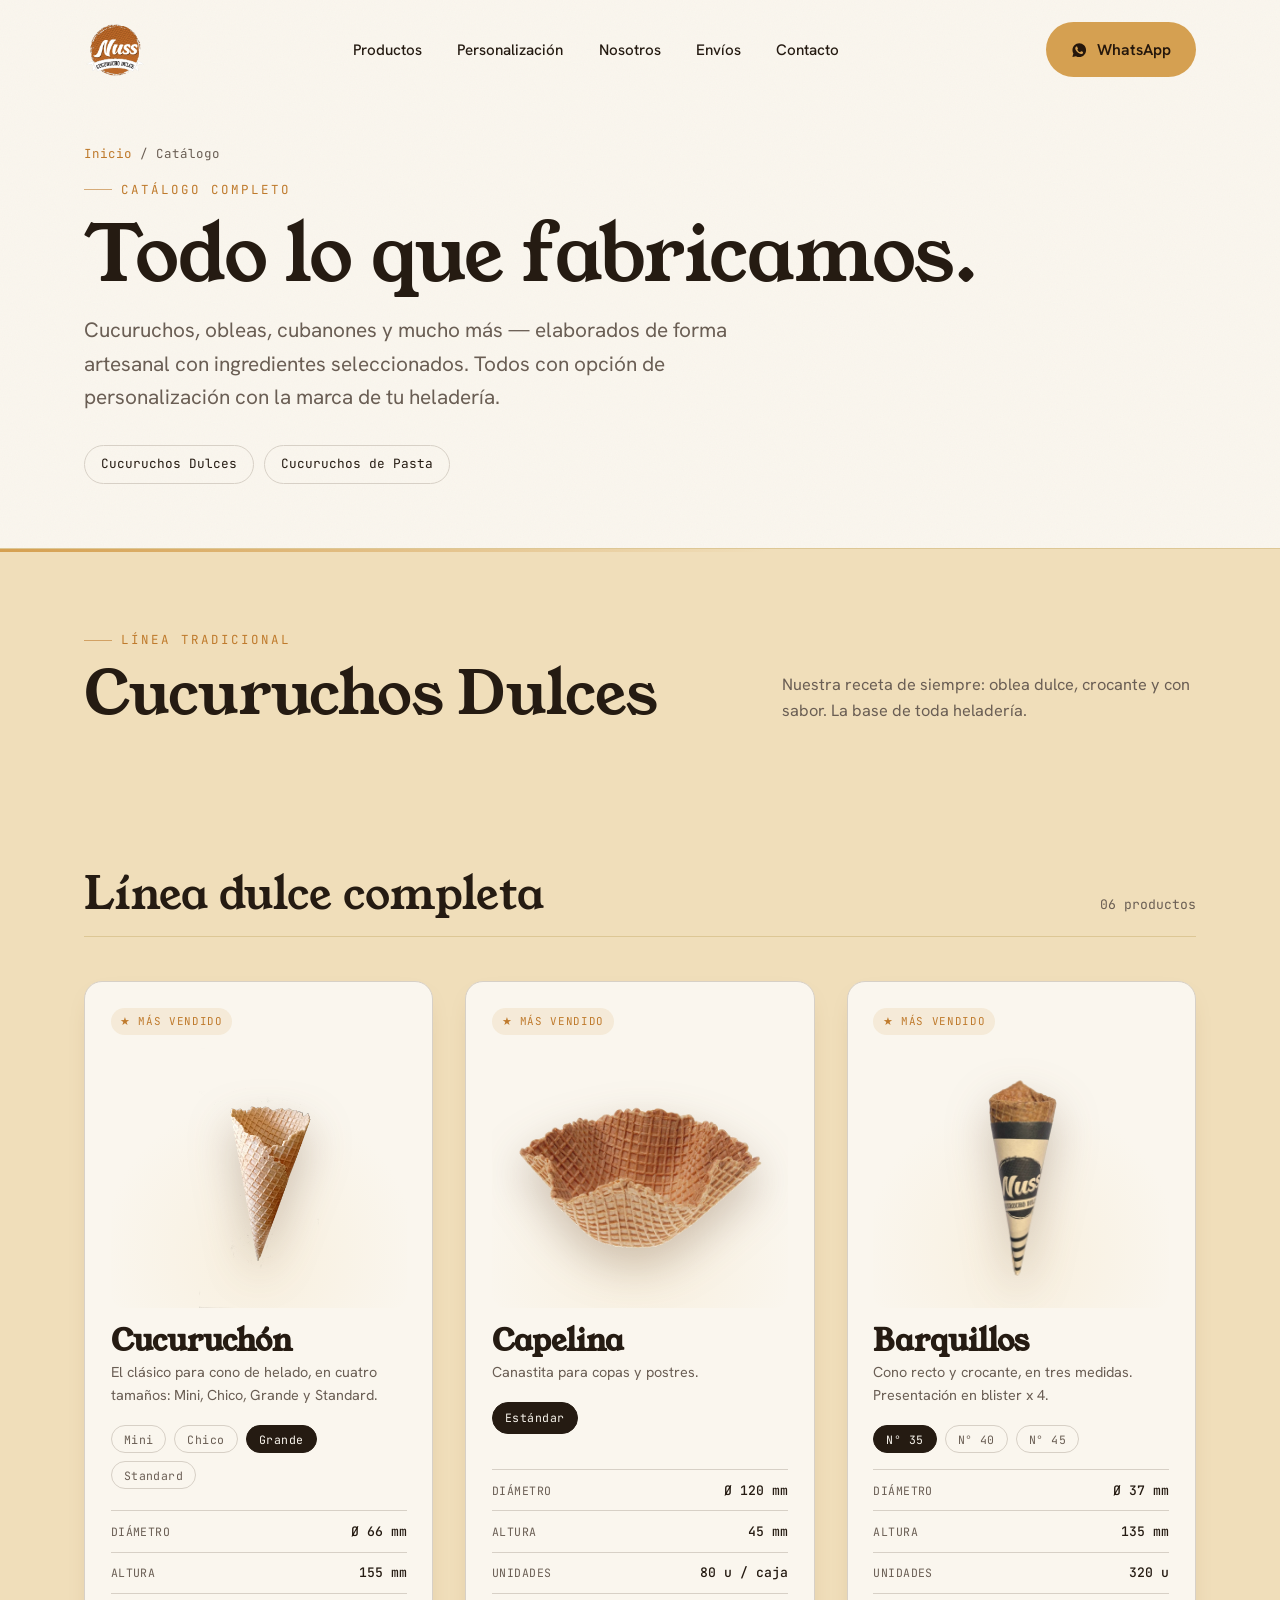
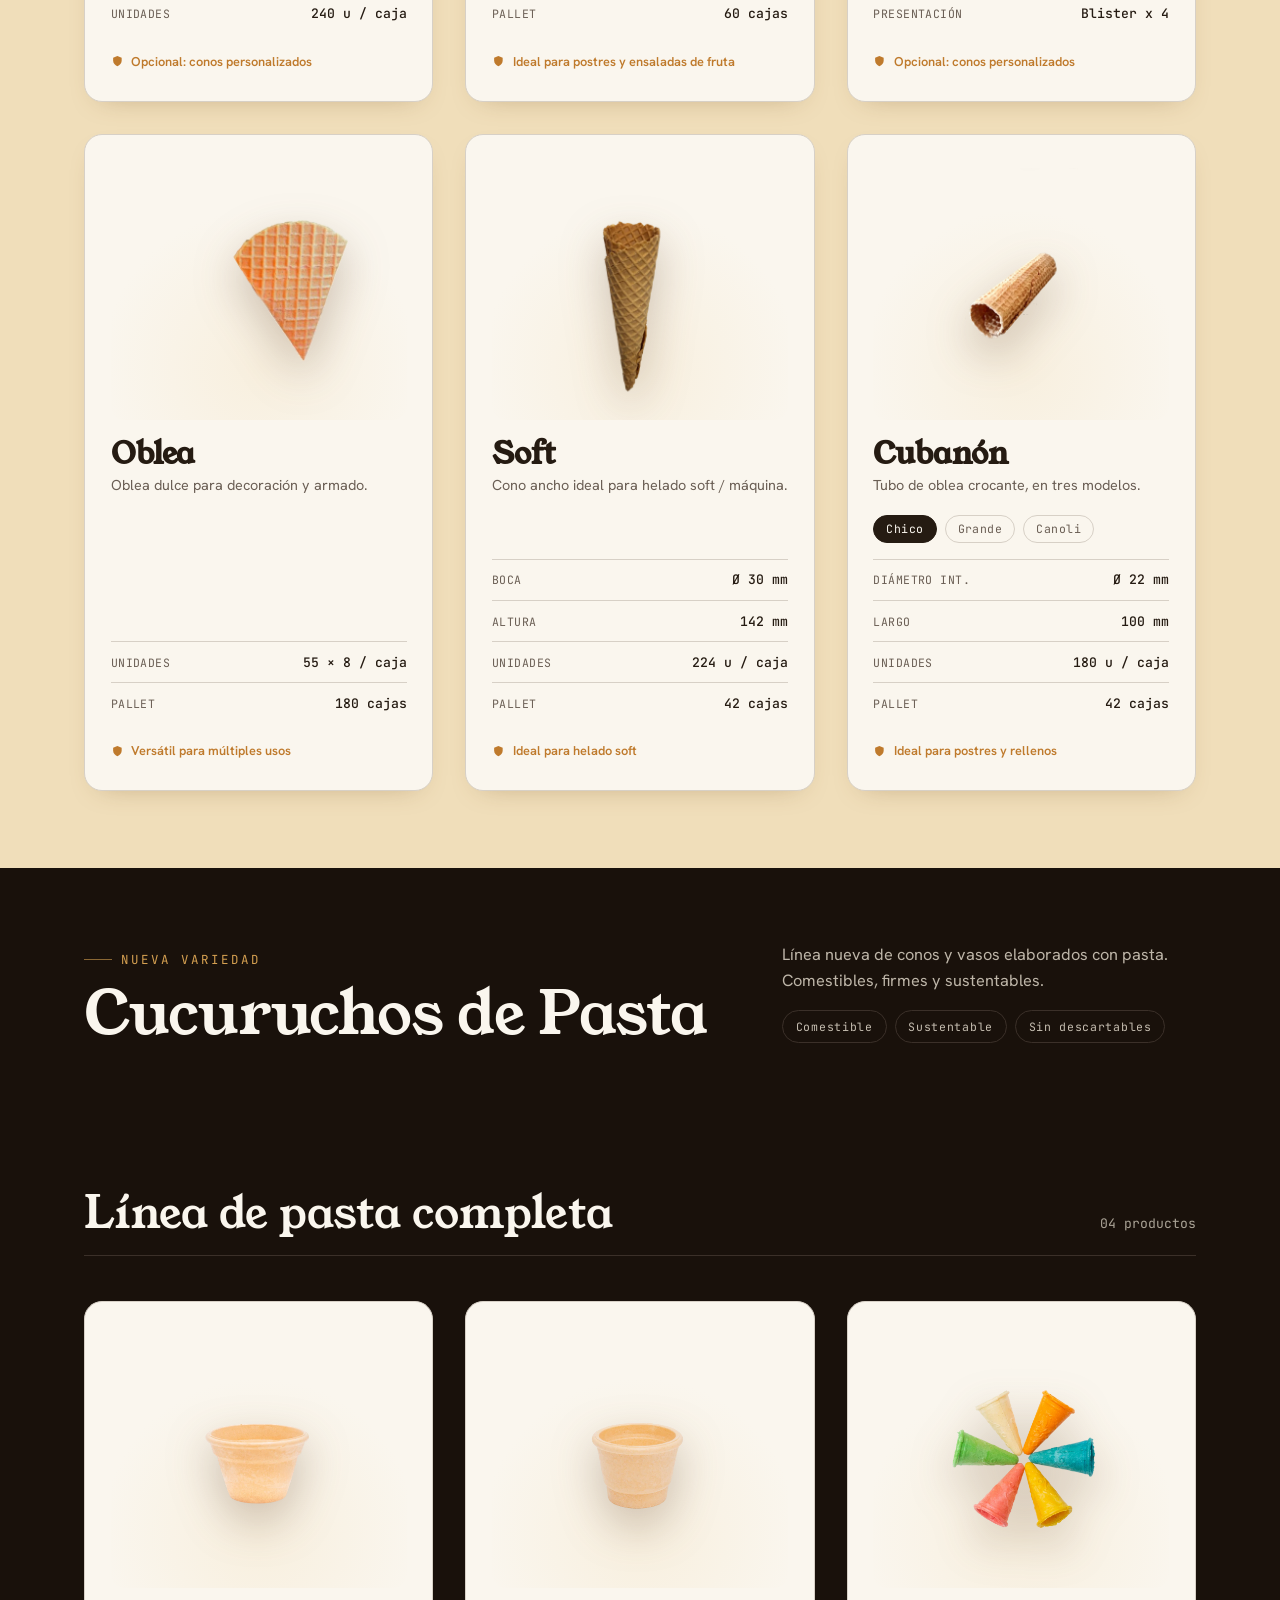
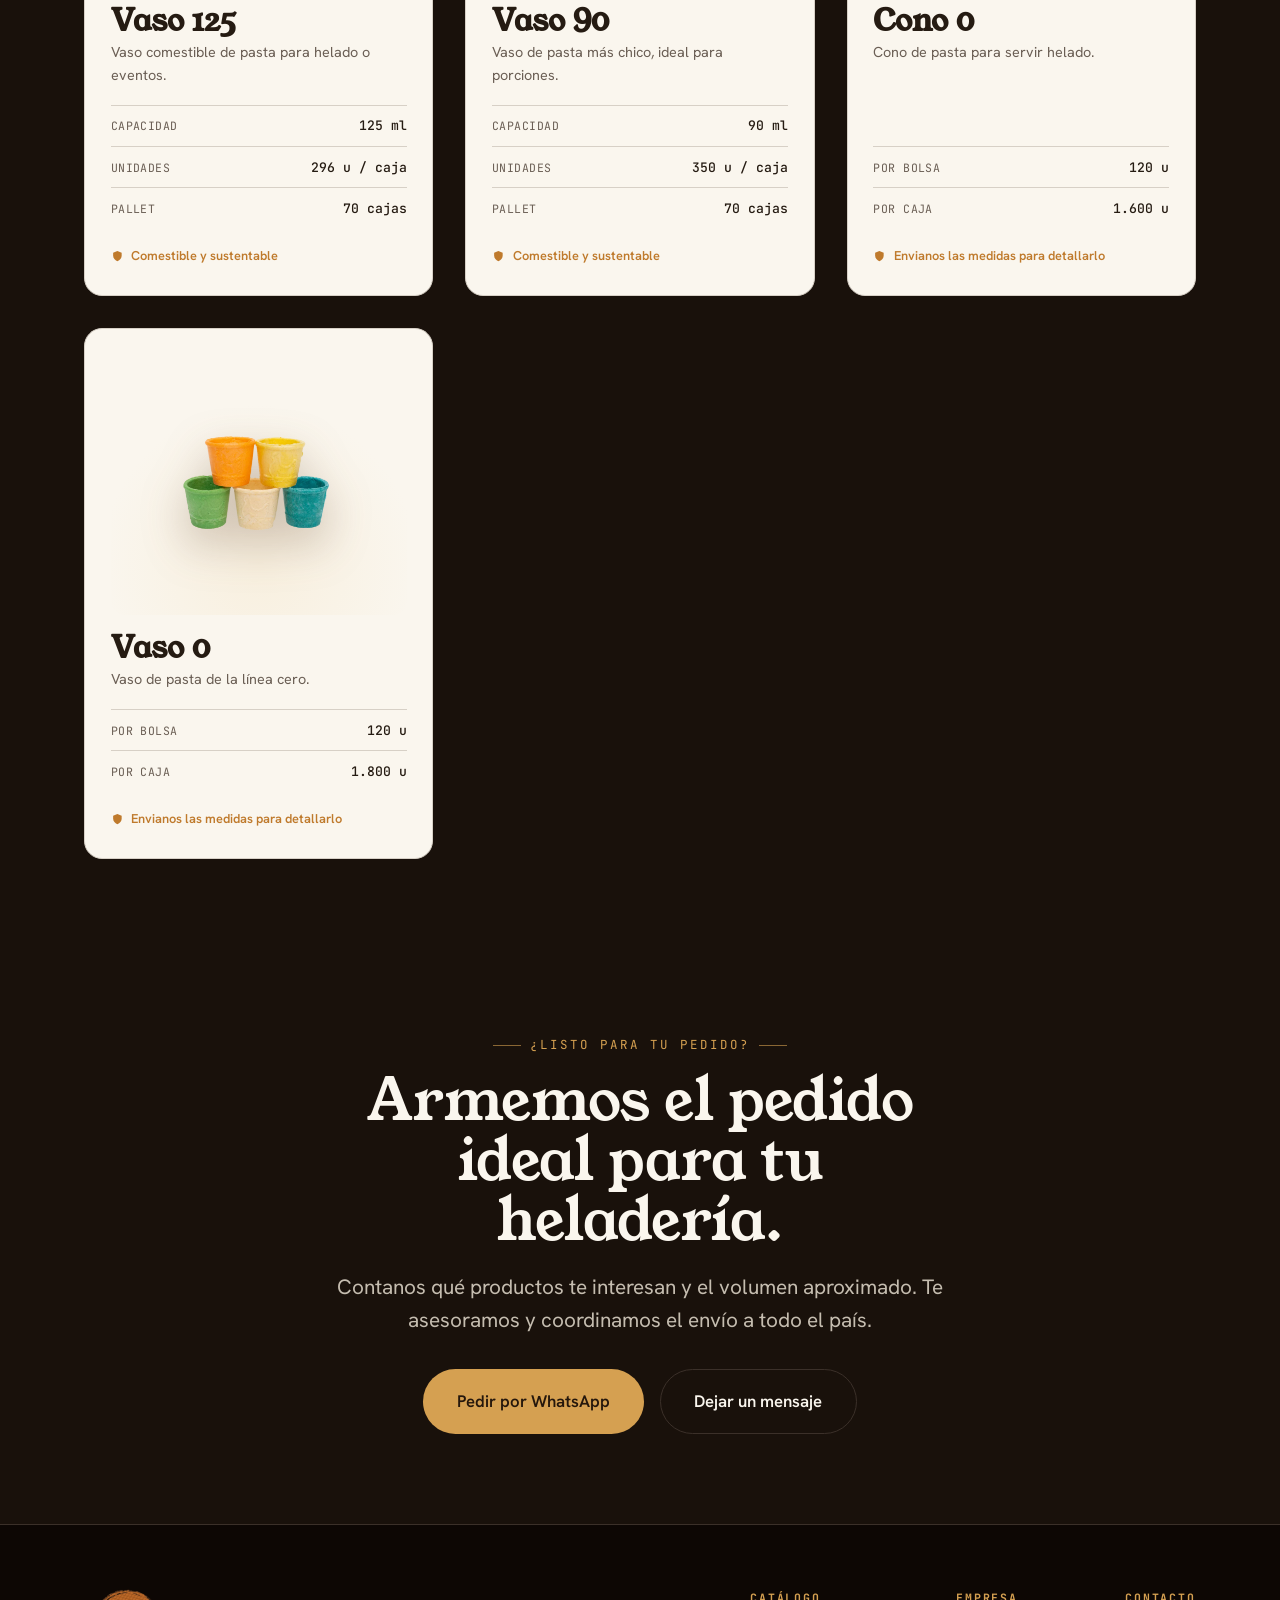
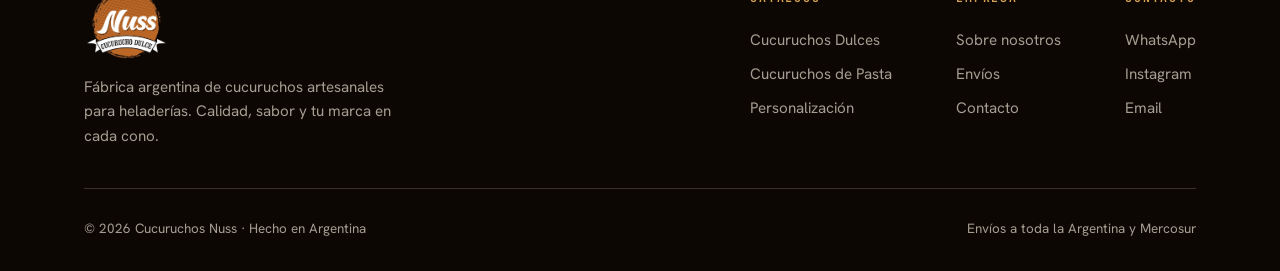
<file: nuss/productos.html>
<!DOCTYPE html>
<html lang="es">
<head>
<meta charset="UTF-8" />
<meta name="viewport" content="width=device-width, initial-scale=1" />
<title>Catálogo completo — Cucuruchos Nuss</title>
<meta name="description" content="Catálogo completo de Cucuruchos Nuss: cucuruchones, capelinas, barquillos, obleas, cubanones, conos y vasos de pasta. Personalizables con tu marca." />
<meta name="robots" content="index, follow" />
<meta name="author" content="Cucuruchos Nuss" />
<link rel="canonical" href="https://www.cucuruchosnuss.com/productos.html" />
<meta property="og:type" content="website" />
<meta property="og:site_name" content="Cucuruchos Nuss" />
<meta property="og:locale" content="es_AR" />
<meta property="og:title" content="Catálogo completo — Cucuruchos Nuss" />
<meta property="og:description" content="Cucuruchones, capelinas, barquillos, obleas, cubanones, conos y vasos de pasta. Todos personalizables con tu marca." />
<meta property="og:url" content="https://www.cucuruchosnuss.com/productos.html" />
<meta property="og:image" content="https://www.cucuruchosnuss.com/assets/familia-productos.jpg" />
<meta name="twitter:card" content="summary_large_image" />
<meta name="twitter:image" content="https://www.cucuruchosnuss.com/assets/familia-productos.jpg" />
<link rel="icon" href="assets/logo-nuss.webp" />
<link rel="preconnect" href="https://fonts.googleapis.com" />
<link rel="preconnect" href="https://fonts.gstatic.com" crossorigin />
<link href="https://fonts.googleapis.com/css2?family=Hanken+Grotesk:wght@400;500;600;700&family=Young+Serif&family=JetBrains+Mono:wght@400;500&display=swap" rel="stylesheet" />
<link rel="stylesheet" href="styles.css" />
<style>
  /* Cabecera de la página de catálogo */
  .cat-hero { padding-top: clamp(8rem, 16vh, 11rem); padding-bottom: clamp(2.5rem, 5vw, 4rem); position: relative; overflow: hidden; }
  .cat-hero .eyebrow { justify-content: flex-start; }
  .cat-hero h1 { font-family: var(--font-display); font-weight: 400; font-size: clamp(2.6rem, 1.6rem + 4vw, 5rem); line-height: 1.02; letter-spacing: -0.01em; margin: 1rem 0 1.2rem; }
  .cat-hero .lead { max-width: 60ch; }
  .cat-hero-word { position: absolute; right: -2%; top: 22%; font-family: var(--font-display); font-size: 22vw; color: oklch(0.92 0.02 75); opacity: 0.5; z-index: 0; pointer-events: none; line-height: 1; }
  .cat-breadcrumb { font-family: var(--font-mono); font-size: 0.78rem; letter-spacing: 0.08em; color: var(--muted); display: flex; gap: 0.5rem; align-items: center; }
  .cat-breadcrumb a { color: var(--gold-deep); }
  .cat-cats { display: flex; flex-wrap: wrap; gap: 0.6rem; margin-top: 2rem; }
  .cat-chip { font-family: var(--font-mono); font-size: 0.8rem; padding: 0.5rem 1rem; border: 1px solid var(--line); border-radius: 100px; color: var(--ink); transition: .25s; }
  .cat-chip:hover { background: var(--ink); color: var(--paper); border-color: var(--ink); }

  .cat-section { padding-block: clamp(3rem, 6vw, 5rem); }
  .cat-section:nth-of-type(even) { background: var(--paper-2); }
  .cat-section-head { display: flex; align-items: baseline; justify-content: space-between; gap: 1.5rem; flex-wrap: wrap; margin-bottom: clamp(1.8rem, 4vw, 2.8rem); padding-bottom: 1.2rem; border-bottom: 1px solid var(--line); }
  .cat-section-head h2 { font-family: var(--font-display); font-weight: 400; font-size: clamp(1.8rem, 1.3rem + 1.8vw, 2.8rem); line-height: 1; }
  .cat-section-head .count { font-family: var(--font-mono); font-size: 0.82rem; color: var(--muted); }
  .cat-grid { display: grid; grid-template-columns: repeat(3, 1fr); gap: clamp(1.2rem, 2.5vw, 2rem); }
  .badge-soft { display: inline-flex; align-items: center; gap: 0.4em; font-family: var(--font-mono); font-size: 0.68rem; letter-spacing: 0.06em; text-transform: uppercase; color: var(--gold-deep); background: oklch(0.74 0.115 75 / 0.14); padding: 0.3rem 0.6rem; border-radius: 100px; margin-bottom: 0.8rem; align-self: flex-start; }
  .pending-note { font-family: var(--font-mono); font-size: 0.72rem; color: var(--muted); }
  @media (max-width: 980px) { .cat-grid { grid-template-columns: 1fr 1fr; } }
  @media (max-width: 680px) { .cat-grid { grid-template-columns: 1fr; max-width: 460px; margin-inline: auto; } }

  /* ---- Banners de línea (corte de página) ---- */
  .line-banner { padding-block: clamp(2.8rem, 6vw, 4.5rem); position: relative; overflow: hidden; }
  .line-banner .ln-inner { display: flex; align-items: flex-end; justify-content: space-between; gap: 1.5rem; flex-wrap: wrap; }
  .line-banner h2 { font-family: var(--font-display); font-weight: 400; font-size: clamp(2.2rem, 1.4rem + 3vw, 4rem); line-height: 1; letter-spacing: -0.01em; margin-top: 0.8rem; }
  .line-banner p { color: var(--muted); max-width: 46ch; font-size: 1.02rem; }
  .line-banner .ln-tags { display: flex; gap: 0.5rem; flex-wrap: wrap; }
  .ln-tag { font-family: var(--font-mono); font-size: 0.72rem; letter-spacing: 0.06em; padding: 0.4rem 0.8rem; border-radius: 100px; border: 1px solid var(--line); color: var(--muted); }

  /* Dulces: beige caramelo cálido (gama oblea), acento dorado */
  .line-banner.dulces { background: #f0deba; border-top: 1px solid #ddc795; }
  #dulces-grid { background: #f0deba; }
  #dulces-grid .cat-section-head { border-color: #ddc795; }
  #dulces-grid .prod-card { box-shadow: 0 10px 28px -16px rgba(120, 80, 30, 0.4); }
  #dulces-grid .prod-card:hover { box-shadow: 0 30px 60px -32px rgba(110, 72, 24, 0.5); }
  .line-banner.dulces::before { content: ""; position: absolute; left: 0; top: 0; width: 100%; height: 3px; background: linear-gradient(90deg, var(--gold), transparent 60%); }

  /* Pasta: oscuro, corte fuerte */
  .line-banner.pasta { background: var(--espresso); color: var(--paper); }
  .line-banner.pasta .eyebrow { color: var(--gold); }
  .line-banner.pasta p { color: oklch(0.78 0.02 80); }
  .line-banner.pasta .ln-tag { border-color: var(--line-dark); color: oklch(0.8 0.02 80); }
  .line-banner.pasta::before { content: ""; position: absolute; right: -3%; top: 10%; font-family: var(--font-display); font-size: 18vw; color: oklch(0.22 0.02 55); opacity: 0.5; line-height: 1; pointer-events: none; }

  /* Sección pasta: fondo oscuro, tarjetas claras que resaltan */
  .cat-section.pasta { background: var(--espresso); color: var(--paper); }
  .cat-section.pasta .cat-section-head { border-color: var(--line-dark); }
  .cat-section.pasta .cat-section-head h2 { color: var(--paper); }
  .cat-section.pasta .cat-section-head .count { color: oklch(0.72 0.02 80); }
  /* Las tarjetas son claras aunque la sección sea oscura: el texto vuelve a oscuro */
  .cat-section.pasta .prod-card { color: var(--ink); }
  /* Badge "Próximamente" + tarjeta atenuada */
  .badge-soon { display: inline-flex; align-items: center; gap: 0.4em; font-family: var(--font-mono); font-size: 0.68rem; letter-spacing: 0.06em; text-transform: uppercase; color: var(--muted); background: var(--paper-2); border: 1px solid var(--line); padding: 0.3rem 0.6rem; border-radius: 100px; margin-bottom: 0.8rem; align-self: flex-start; }
  .prod-card.soon { opacity: 0.82; }
  .prod-card.soon .prod-photo { filter: grayscale(0.25); }
</style>
</head>
<body>

<!-- ============ NAV ============ -->
<header class="nav scrolled" id="nav">
  <div class="wrap nav-inner">
    <a href="index.html" class="brand" aria-label="Cucuruchos Nuss — inicio">
      <img src="assets/logo-nuss.webp" alt="Cucuruchos Nuss" style="height:52px;width:auto" />
    </a>
    <nav class="nav-links" id="navLinks">
      <a href="productos.html">Productos</a>
      <a href="index.html#personalizacion">Personalización</a>
      <a href="index.html#nosotros">Nosotros</a>
      <a href="index.html#envios">Envíos</a>
      <a href="index.html#contacto">Contacto</a>
    </nav>
    <div class="nav-cta">
      <a href="https://wa.me/543513125236?text=%C2%A1Hola%20Nuss!%20Quer%C3%ADa%20hacer%20una%20consulta%20sobre%20los%20cucuruchos%20para%20mi%20helader%C3%ADa." target="_blank" rel="noopener" class="btn btn-gold">
        <svg viewBox="0 0 24 24" fill="currentColor"><path d="M12.04 2C6.58 2 2.13 6.45 2.13 11.91c0 1.75.46 3.45 1.32 4.95L2 22l5.25-1.38a9.9 9.9 0 0 0 4.79 1.22h.01c5.46 0 9.91-4.45 9.91-9.91 0-2.65-1.03-5.14-2.9-7.01A9.82 9.82 0 0 0 12.04 2Zm5.8 14.13c-.25.69-1.45 1.32-1.99 1.36-.53.05-1.03.24-3.48-.73-2.93-1.16-4.8-4.15-4.95-4.34-.14-.19-1.18-1.57-1.18-3 0-1.42.75-2.12 1.01-2.41.26-.29.57-.36.76-.36.19 0 .38 0 .54.01.18.01.41-.07.64.49.25.6.84 2.07.91 2.22.07.15.12.32.02.51-.09.19-.14.31-.28.48-.14.17-.29.37-.42.5-.14.14-.28.29-.12.57.16.28.71 1.17 1.53 1.9 1.05.93 1.94 1.22 2.22 1.36.28.14.44.12.6-.07.16-.19.69-.81.88-1.09.18-.28.37-.23.62-.14.25.09 1.61.76 1.89.9.28.14.46.21.53.32.07.12.07.66-.18 1.34Z"/></svg>
        WhatsApp
      </a>
    </div>
    <button class="nav-toggle" id="navToggle" aria-label="Menú"><span></span><span></span><span></span></button>
  </div>
</header>

<main>
<!-- ============ HERO CATÁLOGO ============ -->
<section class="cat-hero">
  <div class="wrap">
    <div class="cat-breadcrumb reveal"><a href="index.html">Inicio</a><span>/</span><span>Catálogo</span></div>
    <span class="eyebrow reveal" style="--d:.04s;margin-top:1rem">Catálogo completo</span>
    <h1 class="reveal" style="--d:.08s">Todo lo que fabricamos.</h1>
    <p class="lead reveal" style="--d:.14s">Cucuruchos, obleas, cubanones y mucho más — elaborados de forma artesanal con ingredientes seleccionados. Todos con opción de personalización con la marca de tu heladería.</p>
    <div class="cat-cats reveal" style="--d:.2s">
      <a href="#dulces" class="cat-chip">Cucuruchos Dulces</a>
      <a href="#pasta" class="cat-chip">Cucuruchos de Pasta</a>
    </div>
  </div>
</section>

<!-- ============ BANNER: CUCURUCHOS DULCES ============ -->
<section class="line-banner dulces" id="dulces">
  <div class="wrap ln-inner">
    <div>
      <span class="eyebrow reveal">Línea tradicional</span>
      <h2 class="reveal" style="--d:.05s">Cucuruchos Dulces</h2>
    </div>
    <p class="reveal" style="--d:.1s">Nuestra receta de siempre: oblea dulce, crocante y con sabor. La base de toda heladería.</p>
  </div>
</section>

<!-- ============ CUCURUCHOS DULCES (grid) ============ -->
<section class="cat-section" id="dulces-grid">
  <div class="wrap">
    <div class="cat-section-head reveal">
      <h2>Línea dulce completa</h2>
      <span class="count">06 productos</span>
    </div>
    <div class="cat-grid">

      <!-- Cucuruchón -->
      <article class="prod-card reveal">
        <span class="badge-soft">★ Más vendido</span>
        <div class="prod-photo"><img loading="lazy" class="img-cucurucho" src="assets/cucurucho.webp" alt="Cucuruchón Nuss" /></div>
        <h3 class="prod-name">Cucuruchón</h3>
        <p class="prod-sub">El clásico para cono de helado, en cuatro tamaños: Mini, Chico, Grande y Standard.</p>
        <div class="prod-variants" data-variants>
          <button class="variant-pill" data-d="Ø 56 mm" data-h="130 mm" data-u="320 u / caja">Mini</button>
          <button class="variant-pill" data-d="Ø 60 mm" data-h="145 mm" data-u="256 u / caja">Chico</button>
          <button class="variant-pill active" data-d="Ø 66 mm" data-h="155 mm" data-u="240 u / caja">Grande</button>
          <button class="variant-pill" data-d="Ø 70 mm" data-h="160 mm" data-u="224 u / caja">Standard</button>
        </div>
        <div class="spec-table">
          <div class="spec-row"><span class="k">Diámetro</span><span class="v" data-spec="d">Ø 66 mm</span></div>
          <div class="spec-row"><span class="k">Altura</span><span class="v" data-spec="h">155 mm</span></div>
          <div class="spec-row"><span class="k">Unidades</span><span class="v" data-spec="u">240 u / caja</span></div>
        </div>
        <div class="prod-perso"><svg viewBox="0 0 24 24" fill="currentColor"><path d="M12 2 4 5v6c0 5 3.4 8.5 8 10 4.6-1.5 8-5 8-10V5l-8-3Z"/></svg> Opcional: conos personalizados</div>
      </article>

      <!-- Capelina -->
      <article class="prod-card reveal" style="--d:.1s">
        <span class="badge-soft">★ Más vendido</span>
        <div class="prod-photo"><img loading="lazy" src="assets/capelina.webp" alt="Capelina Nuss" /></div>
        <h3 class="prod-name">Capelina</h3>
        <p class="prod-sub">Canastita para copas y postres.</p>
        <div class="prod-variants"><span class="variant-pill active">Estándar</span></div>
        <div class="spec-table">
          <div class="spec-row"><span class="k">Diámetro</span><span class="v">Ø 120 mm</span></div>
          <div class="spec-row"><span class="k">Altura</span><span class="v">45 mm</span></div>
          <div class="spec-row"><span class="k">Unidades</span><span class="v">80 u / caja</span></div>
          <div class="spec-row"><span class="k">Pallet</span><span class="v">60 cajas</span></div>
        </div>
        <div class="prod-perso"><svg viewBox="0 0 24 24" fill="currentColor"><path d="M12 2 4 5v6c0 5 3.4 8.5 8 10 4.6-1.5 8-5 8-10V5l-8-3Z"/></svg> Ideal para postres y ensaladas de fruta</div>
      </article>

      <!-- Barquillos -->
      <article class="prod-card reveal" style="--d:.2s">
        <span class="badge-soft">★ Más vendido</span>
        <div class="prod-photo"><img loading="lazy" src="assets/cucurucho-nuss.webp" alt="Barquillo Nuss con marca" /></div>
        <h3 class="prod-name">Barquillos</h3>
        <p class="prod-sub">Cono recto y crocante, en tres medidas. Presentación en blister x 4.</p>
        <div class="prod-variants" data-variants>
          <button class="variant-pill active" data-d="Ø 37 mm" data-h="135 mm" data-u="320 u">N° 35</button>
          <button class="variant-pill" data-d="Ø 42 mm" data-h="147 mm" data-u="252 u">N° 40</button>
          <button class="variant-pill" data-d="Ø 47 mm" data-h="157 mm" data-u="216 u">N° 45</button>
        </div>
        <div class="spec-table">
          <div class="spec-row"><span class="k">Diámetro</span><span class="v" data-spec="d">Ø 37 mm</span></div>
          <div class="spec-row"><span class="k">Altura</span><span class="v" data-spec="h">135 mm</span></div>
          <div class="spec-row"><span class="k">Unidades</span><span class="v" data-spec="u">320 u</span></div>
          <div class="spec-row"><span class="k">Presentación</span><span class="v">Blister x 4</span></div>
        </div>
        <div class="prod-perso"><svg viewBox="0 0 24 24" fill="currentColor"><path d="M12 2 4 5v6c0 5 3.4 8.5 8 10 4.6-1.5 8-5 8-10V5l-8-3Z"/></svg> Opcional: conos personalizados</div>
      </article>

      <!-- Oblea -->
      <article class="prod-card reveal">
        <div class="prod-photo"><img loading="lazy" src="assets/oblea.webp" alt="Oblea dulce Nuss" /></div>
        <h3 class="prod-name">Oblea</h3>
        <p class="prod-sub">Oblea dulce para decoración y armado.</p>
        <div class="spec-table">
          <div class="spec-row"><span class="k">Unidades</span><span class="v">55 × 8 / caja</span></div>
          <div class="spec-row"><span class="k">Pallet</span><span class="v">180 cajas</span></div>
        </div>
        <div class="prod-perso"><svg viewBox="0 0 24 24" fill="currentColor"><path d="M12 2 4 5v6c0 5 3.4 8.5 8 10 4.6-1.5 8-5 8-10V5l-8-3Z"/></svg> Versátil para múltiples usos</div>
      </article>

      <!-- Soft -->
      <article class="prod-card reveal">
        <div class="prod-photo"><img loading="lazy" src="assets/soft.webp" alt="Cono Soft Nuss" /></div>
        <h3 class="prod-name">Soft</h3>
        <p class="prod-sub">Cono ancho ideal para helado soft / máquina.</p>
        <div class="spec-table">
          <div class="spec-row"><span class="k">Boca</span><span class="v">Ø 30 mm</span></div>
          <div class="spec-row"><span class="k">Altura</span><span class="v">142 mm</span></div>
          <div class="spec-row"><span class="k">Unidades</span><span class="v">224 u / caja</span></div>
          <div class="spec-row"><span class="k">Pallet</span><span class="v">42 cajas</span></div>
        </div>
        <div class="prod-perso"><svg viewBox="0 0 24 24" fill="currentColor"><path d="M12 2 4 5v6c0 5 3.4 8.5 8 10 4.6-1.5 8-5 8-10V5l-8-3Z"/></svg> Ideal para helado soft</div>
      </article>

      <!-- Cubanón -->
      <article class="prod-card reveal" style="--d:.1s">
        <div class="prod-photo"><img loading="lazy" src="assets/cubanon.webp" alt="Cubanón Nuss" /></div>
        <h3 class="prod-name">Cubanón</h3>
        <p class="prod-sub">Tubo de oblea crocante, en tres modelos.</p>
        <div class="prod-variants" data-variants>
          <button class="variant-pill active" data-d="Ø 22 mm" data-h="100 mm" data-u="180 u / caja" data-p="42 cajas">Chico</button>
          <button class="variant-pill" data-d="Ø 30 mm" data-h="140 mm" data-u="168 u / caja" data-p="42 cajas">Grande</button>
          <button class="variant-pill" data-d="Ø 22 mm" data-h="140 mm" data-u="130 u / caja" data-p="60 cajas">Canoli</button>
        </div>
        <div class="spec-table">
          <div class="spec-row"><span class="k">Diámetro int.</span><span class="v" data-spec="d">Ø 22 mm</span></div>
          <div class="spec-row"><span class="k">Largo</span><span class="v" data-spec="h">100 mm</span></div>
          <div class="spec-row"><span class="k">Unidades</span><span class="v" data-spec="u">180 u / caja</span></div>
          <div class="spec-row"><span class="k">Pallet</span><span class="v" data-spec="p">42 cajas</span></div>
        </div>
        <div class="prod-perso"><svg viewBox="0 0 24 24" fill="currentColor"><path d="M12 2 4 5v6c0 5 3.4 8.5 8 10 4.6-1.5 8-5 8-10V5l-8-3Z"/></svg> Ideal para postres y rellenos</div>
      </article>

    </div>
  </div>
</section>

<!-- ============ BANNER CORTE: CUCURUCHOS DE PASTA ============ -->
<section class="line-banner pasta" id="pasta">
  <div class="wrap ln-inner">
    <div>
      <span class="eyebrow reveal">Nueva variedad</span>
      <h2 class="reveal" style="--d:.05s">Cucuruchos de Pasta</h2>
    </div>
    <div class="reveal" style="--d:.1s">
      <p>Línea nueva de conos y vasos elaborados con pasta. Comestibles, firmes y sustentables.</p>
      <div class="ln-tags" style="margin-top:1rem">
        <span class="ln-tag">Comestible</span>
        <span class="ln-tag">Sustentable</span>
        <span class="ln-tag">Sin descartables</span>
      </div>
    </div>
  </div>
</section>

<!-- ============ CONOS Y VASOS ============ -->
<section class="cat-section pasta" id="conos-vasos">
  <div class="wrap">
    <div class="cat-section-head reveal">
      <h2>Línea de pasta completa</h2>
      <span class="count">04 productos</span>
    </div>
    <div class="cat-grid">

      <!-- Vaso 125 -->
      <article class="prod-card reveal">
        <div class="prod-photo"><img loading="lazy" src="assets/vaso-125.webp" alt="Vaso 125 de pasta Nuss" /></div>
        <h3 class="prod-name">Vaso 125</h3>
        <p class="prod-sub">Vaso comestible de pasta para helado o eventos.</p>
        <div class="spec-table">
          <div class="spec-row"><span class="k">Capacidad</span><span class="v">125 ml</span></div>
          <div class="spec-row"><span class="k">Unidades</span><span class="v">296 u / caja</span></div>
          <div class="spec-row"><span class="k">Pallet</span><span class="v">70 cajas</span></div>
        </div>
        <div class="prod-perso"><svg viewBox="0 0 24 24" fill="currentColor"><path d="M12 2 4 5v6c0 5 3.4 8.5 8 10 4.6-1.5 8-5 8-10V5l-8-3Z"/></svg> Comestible y sustentable</div>
      </article>

      <!-- Vaso 90 -->
      <article class="prod-card reveal" style="--d:.1s">
        <div class="prod-photo"><img loading="lazy" src="assets/vaso-90.webp" alt="Vaso 90 de pasta Nuss" /></div>
        <h3 class="prod-name">Vaso 90</h3>
        <p class="prod-sub">Vaso de pasta más chico, ideal para porciones.</p>
        <div class="spec-table">
          <div class="spec-row"><span class="k">Capacidad</span><span class="v">90 ml</span></div>
          <div class="spec-row"><span class="k">Unidades</span><span class="v">350 u / caja</span></div>
          <div class="spec-row"><span class="k">Pallet</span><span class="v">70 cajas</span></div>
        </div>
        <div class="prod-perso"><svg viewBox="0 0 24 24" fill="currentColor"><path d="M12 2 4 5v6c0 5 3.4 8.5 8 10 4.6-1.5 8-5 8-10V5l-8-3Z"/></svg> Comestible y sustentable</div>
      </article>

      <!-- Cono 0 -->
      <article class="prod-card reveal" style="--d:.2s">
        <div class="prod-photo"><img loading="lazy" src="assets/cono-cero.webp" alt="Cono 0 de pasta Nuss" /></div>
        <h3 class="prod-name">Cono 0</h3>
        <p class="prod-sub">Cono de pasta para servir helado.</p>
        <div class="spec-table">
          <div class="spec-row"><span class="k">Por bolsa</span><span class="v">120 u</span></div>
          <div class="spec-row"><span class="k">Por caja</span><span class="v">1.600 u</span></div>
        </div>
        <div class="prod-perso"><svg viewBox="0 0 24 24" fill="currentColor"><path d="M12 2 4 5v6c0 5 3.4 8.5 8 10 4.6-1.5 8-5 8-10V5l-8-3Z"/></svg> Envianos las medidas para detallarlo</div>
      </article>

      <!-- Vaso 0 -->
      <article class="prod-card reveal">
        <div class="prod-photo"><img loading="lazy" src="assets/vaso-cero.webp" alt="Vaso 0 de pasta Nuss" /></div>
        <h3 class="prod-name">Vaso 0</h3>
        <p class="prod-sub">Vaso de pasta de la línea cero.</p>
        <div class="spec-table">
          <div class="spec-row"><span class="k">Por bolsa</span><span class="v">120 u</span></div>
          <div class="spec-row"><span class="k">Por caja</span><span class="v">1.800 u</span></div>
        </div>
        <div class="prod-perso"><svg viewBox="0 0 24 24" fill="currentColor"><path d="M12 2 4 5v6c0 5 3.4 8.5 8 10 4.6-1.5 8-5 8-10V5l-8-3Z"/></svg> Envianos las medidas para detallarlo</div>
      </article>

    </div>
  </div>
</section>

<!-- ============ CTA ============ -->
<section class="section custom" style="padding-block:clamp(3.5rem,7vw,6rem)">
  <div class="wrap" style="text-align:center;max-width:760px">
    <span class="eyebrow center reveal" style="justify-content:center">¿Listo para tu pedido?</span>
    <h2 class="title reveal" style="--d:.06s;color:var(--paper);margin:1rem 0 1.2rem">Armemos el pedido ideal para tu heladería.</h2>
    <p class="lead reveal" style="--d:.12s;color:oklch(0.8 0.02 80);margin-inline:auto">Contanos qué productos te interesan y el volumen aproximado. Te asesoramos y coordinamos el envío a todo el país.</p>
    <div class="reveal" style="--d:.18s;margin-top:2rem;display:flex;gap:1rem;justify-content:center;flex-wrap:wrap">
      <a href="https://wa.me/543513125236?text=%C2%A1Hola%20Nuss!%20Quer%C3%ADa%20hacer%20una%20consulta%20sobre%20los%20cucuruchos%20para%20mi%20helader%C3%ADa." target="_blank" rel="noopener" class="btn btn-gold btn-lg">Pedir por WhatsApp</a>
      <a href="index.html#contacto" class="btn btn-ghost btn-lg" style="color:var(--paper);border-color:var(--line-dark)">Dejar un mensaje</a>
    </div>
  </div>
</section>
</main>

<!-- ============ FOOTER ============ -->
<footer class="footer">
  <div class="wrap">
    <div class="footer-top">
      <div style="max-width:320px">
        <img src="assets/logo-nuss.webp" loading="lazy" alt="Cucuruchos Nuss" style="height:70px;width:auto;margin-bottom:1rem" />
        <p style="font-size:.95rem;line-height:1.6">Fábrica argentina de cucuruchos artesanales para heladerías. Calidad, sabor y tu marca en cada cono.</p>
      </div>
      <div class="footer-cols">
        <div class="footer-col">
          <h5>Catálogo</h5>
          <a href="#dulces">Cucuruchos Dulces</a>
          <a href="#pasta">Cucuruchos de Pasta</a>
          <a href="index.html#personalizacion">Personalización</a>
        </div>
        <div class="footer-col">
          <h5>Empresa</h5>
          <a href="index.html#nosotros">Sobre nosotros</a>
          <a href="index.html#envios">Envíos</a>
          <a href="index.html#contacto">Contacto</a>
        </div>
        <div class="footer-col">
          <h5>Contacto</h5>
          <a href="https://wa.me/543513125236?text=%C2%A1Hola%20Nuss!%20Quer%C3%ADa%20hacer%20una%20consulta%20sobre%20los%20cucuruchos%20para%20mi%20helader%C3%ADa." target="_blank" rel="noopener">WhatsApp</a>
          <a href="https://instagram.com/cucuruchosnuss" target="_blank" rel="noopener">Instagram</a>
          <a href="mailto:cucuruchosnuss@gmail.com">Email</a>
        </div>
      </div>
    </div>
    <div class="footer-bottom">
      <span>© <span id="year"></span> Cucuruchos Nuss · Hecho en Argentina</span>
      <span>Envíos a toda la Argentina y Mercosur</span>
    </div>
  </div>
</footer>

<a class="wa-float" href="https://wa.me/543513125236?text=%C2%A1Hola%20Nuss!%20Quer%C3%ADa%20hacer%20una%20consulta%20sobre%20los%20cucuruchos%20para%20mi%20helader%C3%ADa." target="_blank" rel="noopener" aria-label="Contactar por WhatsApp">
  <svg viewBox="0 0 24 24" fill="currentColor"><path d="M12.04 2C6.58 2 2.13 6.45 2.13 11.91c0 1.75.46 3.45 1.32 4.95L2 22l5.25-1.38a9.9 9.9 0 0 0 4.79 1.22h.01c5.46 0 9.91-4.45 9.91-9.91 0-2.65-1.03-5.14-2.9-7.01A9.82 9.82 0 0 0 12.04 2Zm5.8 14.13c-.25.69-1.45 1.32-1.99 1.36-.53.05-1.03.24-3.48-.73-2.93-1.16-4.8-4.15-4.95-4.34-.14-.19-1.18-1.57-1.18-3 0-1.42.75-2.12 1.01-2.41.26-.29.57-.36.76-.36.19 0 .38 0 .54.01.18.01.41-.07.64.49.25.6.84 2.07.91 2.22.07.15.12.32.02.51-.09.19-.14.31-.28.48-.14.17-.29.37-.42.5-.14.14-.28.29-.12.57.16.28.71 1.17 1.53 1.9 1.05.93 1.94 1.22 2.22 1.36.28.14.44.12.6-.07.16-.19.69-.81.88-1.09.18-.28.37-.23.62-.14.25.09 1.61.76 1.89.9.28.14.46.21.53.32.07.12.07.66-.18 1.34Z"/></svg>
</a>

<script src="script.js"></script>
</body>
</html>
</file>
<file: dolce-ar/styles.css>
/* ============================================================
   DOLCE PASTA — Sitio web
   Sistema visual: EDITORIAL premium · catálogo atelier
   Paleta: negro cálido / dorado / naranja / gris metalizado
   Tipografía: Young Serif (display) · Hanken Grotesk (texto + labels)
   ============================================================ */

:root {
  --noir:       oklch(0.165 0.014 58);
  --noir-2:     oklch(0.205 0.013 58);
  --noir-3:     oklch(0.115 0.011 54);
  --graphite:   oklch(0.245 0.012 60);
  --graphite-2: oklch(0.305 0.013 62);
  --steel:      oklch(0.74 0.014 245);

  --cream:      oklch(0.962 0.014 86);
  --cream-dim:  oklch(0.875 0.018 82);
  --muted:      oklch(0.690 0.016 72);

  --gold:       oklch(0.835 0.118 86);
  --gold-deep:  oklch(0.730 0.130 72);
  --orange:     oklch(0.715 0.178 50);
  --orange-soft:oklch(0.800 0.130 56);

  --line:       oklch(0.32 0.012 60);
  --line-soft:  oklch(0.42 0.012 62);

  --metal: linear-gradient(155deg, oklch(0.30 0.013 62) 0%, oklch(0.215 0.011 58) 52%, oklch(0.255 0.012 60) 100%);
  --metal-hi: oklch(0.47 0.013 65 / 0.55);

  --maxw: 1280px;
  --pad: clamp(1.25rem, 5vw, 4.5rem);
  --sec: clamp(4.5rem, 11vh, 9rem);
  --r: 4px;

  --font-display: "Young Serif", Georgia, serif;
  --font-body: "Hanken Grotesk", system-ui, sans-serif;
  --font-mono: "Hanken Grotesk", system-ui, sans-serif;
}

* { box-sizing: border-box; margin: 0; padding: 0; }
html { scroll-behavior: smooth; -webkit-text-size-adjust: 100%; }
body {
  font-family: var(--font-body);
  background: var(--noir);
  color: var(--cream);
  line-height: 1.6;
  font-size: clamp(1rem, 0.95rem + 0.25vw, 1.1rem);
  -webkit-font-smoothing: antialiased;
  overflow-x: hidden;
}
img { display: block; max-width: 100%; }
a { color: inherit; text-decoration: none; }
button { font-family: inherit; cursor: pointer; border: none; background: none; }
::selection { background: var(--gold); color: var(--noir); }

body::before {
  content: ""; position: fixed; inset: 0; pointer-events: none; z-index: 1;
  opacity: 0.05; mix-blend-mode: overlay;
  background-image: url("data:image/svg+xml,%3Csvg xmlns='http://www.w3.org/2000/svg' width='120' height='120'%3E%3Cfilter id='n'%3E%3CfeTurbulence type='fractalNoise' baseFrequency='0.85' numOctaves='3'/%3E%3C/filter%3E%3Crect width='100%25' height='100%25' filter='url(%23n)'/%3E%3C/svg%3E");
}

.wrap { max-width: var(--maxw); margin-inline: auto; padding-inline: var(--pad); }

/* ---------- META / LABELS editoriales ---------- */
.meta {
  font-family: var(--font-mono); font-size: 0.74rem; letter-spacing: 0.22em;
  text-transform: uppercase; color: var(--muted);
}
.meta .gold { color: var(--gold); }
.eyebrow {
  font-family: var(--font-mono); font-size: 0.74rem; letter-spacing: 0.22em;
  text-transform: uppercase; color: var(--gold);
  display: inline-flex; align-items: center; gap: 0.7em;
}
.sec-label {
  display: inline-flex; align-items: baseline; gap: 0.8rem;
  font-family: var(--font-mono); font-size: 0.76rem; letter-spacing: 0.2em;
  text-transform: uppercase; color: var(--muted);
}
.sec-label .n { color: var(--gold); font-weight: 500; }

.display { font-family: var(--font-display); font-weight: 400; line-height: 1.02; letter-spacing: -0.015em; color: var(--cream); }
.display em { font-style: normal; color: var(--gold); }
.display em.orange { color: var(--orange); }

.sec-title { font-family: var(--font-display); font-weight: 400; font-size: clamp(2.1rem, 1.4rem + 3vw, 4rem); line-height: 1.03; letter-spacing: -0.015em; color: var(--cream); }
.sec-title em { font-style: normal; color: var(--gold); }
.lead { font-size: clamp(1.05rem, 1rem + 0.4vw, 1.28rem); color: var(--cream-dim); max-width: 54ch; }

/* Encabezado de sección editorial (asimétrico, con hairline) */
.sec-head { padding-bottom: clamp(1.4rem, 3vw, 2.2rem); border-bottom: 1px solid var(--line); margin-bottom: clamp(2.5rem, 5vw, 4.5rem); }
.sec-head-row { display: grid; grid-template-columns: 1.15fr 0.85fr; gap: clamp(1.5rem, 4vw, 4rem); align-items: end; }
.sec-head .sec-title { margin-top: 1rem; }
.sec-head .lead { padding-bottom: 0.3rem; }

/* ---------- Botones ---------- */
.btn {
  display: inline-flex; align-items: center; gap: 0.6em; font-weight: 600; font-size: 0.96rem;
  padding: 0.9em 1.6em; border-radius: 100px;
  transition: transform .35s cubic-bezier(.2,.7,.2,1), box-shadow .35s, background .25s, color .25s, border-color .25s;
  white-space: nowrap;
}
.btn svg { width: 1.05em; height: 1.05em; }
.btn-primary { background: linear-gradient(120deg, var(--gold), var(--gold-deep)); color: var(--noir); box-shadow: 0 10px 30px -14px oklch(0.72 0.13 75 / 0.6); }
.btn-primary:hover { transform: translateY(-3px); box-shadow: 0 18px 40px -14px oklch(0.72 0.13 75 / 0.7); }
.btn-gold { background: linear-gradient(120deg, var(--orange-soft), var(--orange)); color: var(--noir); }
.btn-gold:hover { transform: translateY(-3px); box-shadow: 0 16px 36px -14px var(--orange); }
.btn-ghost { color: var(--cream); border: 1px solid var(--line-soft); background: oklch(1 0 0 / 0.02); }
.btn-ghost:hover { border-color: var(--gold); color: var(--gold); transform: translateY(-3px); }
.btn-lg { padding: 1.05em 2em; font-size: 1.02rem; }
.btn-link { font-family: var(--font-mono); font-size: 0.82rem; letter-spacing: 0.08em; text-transform: uppercase; color: var(--gold); display: inline-flex; align-items: center; gap: 0.6em; border-bottom: 1px solid transparent; padding-bottom: 2px; transition: gap .3s, border-color .3s; }
.btn-link:hover { gap: 1em; border-color: var(--gold); }

/* ============================================================ NAV */
.nav { position: fixed; top: 0; left: 0; right: 0; z-index: 50; transition: background .4s, box-shadow .4s, padding .4s, backdrop-filter .4s; padding: 1.4rem 0; }
.nav.scrolled { background: oklch(0.13 0.012 55 / 0.82); backdrop-filter: blur(16px) saturate(1.3); box-shadow: 0 1px 0 var(--line); padding: 0.85rem 0; }
.nav-inner { display: flex; align-items: center; justify-content: space-between; gap: 2rem; }
.brand { display: flex; align-items: center; gap: 0.7rem; }
.nav-links { display: flex; align-items: center; gap: 2.2rem; }
.nav-links a { font-family: var(--font-mono); font-size: 0.78rem; letter-spacing: 0.1em; text-transform: uppercase; font-weight: 500; position: relative; color: var(--cream-dim); transition: color .25s; }
.nav-links a:hover { color: var(--gold); }
.nav-cta { display: flex; align-items: center; gap: 1rem; }
.nav-toggle { display: none; width: 44px; height: 44px; border-radius: 8px; }
.nav-toggle span { display: block; width: 22px; height: 2px; background: var(--cream); margin: 4px auto; transition: .3s; }

/* ============================================================ HERO editorial — tapa: título a lo ancho, producto centrado abajo */
.hero { position: relative; padding-top: clamp(7rem, 13vh, 10rem); padding-bottom: 0; overflow: hidden; text-align: center; }
.hero::before { content: ""; position: absolute; inset: 0; z-index: 0; pointer-events: none; background: radial-gradient(46% 44% at 50% 64%, oklch(0.5 0.12 52 / 0.32), transparent 72%); }
.hero-meta { display: flex; justify-content: space-between; align-items: center; gap: 1rem; flex-wrap: wrap; padding-bottom: 1.3rem; border-bottom: 1px solid var(--line); position: relative; z-index: 3; }
.hero-headline-full {
  position: relative; z-index: 3;
  font-family: var(--font-display); font-weight: 400;
  font-size: clamp(2.6rem, 1rem + 7.6vw, 8.4rem); line-height: 0.96; letter-spacing: -0.025em;
  color: var(--cream); text-wrap: balance;
  margin: clamp(1.6rem, 4vw, 3.2rem) auto clamp(0.5rem, 2vw, 1.2rem); max-width: 15ch;
}
.hero-headline-full em { font-style: normal; color: var(--orange); }

/* escenario: producto centrado; descripción y botones abajo, centrados */
.hero-center { position: relative; width: min(100%, 600px); margin: clamp(1rem, 3vw, 2rem) auto 0; min-height: clamp(360px, 60vh, 660px); display: grid; place-items: end center; }
.hero-center .glow { position: absolute; bottom: 0; left: 50%; transform: translateX(-50%); width: min(78%, 420px); aspect-ratio: 1.25; border-radius: 50%; background: radial-gradient(circle at 50% 60%, oklch(0.58 0.135 56 / 0.55), transparent 66%); filter: blur(10px); z-index: 1; }
.hero-center img { position: relative; z-index: 2; height: clamp(360px, 62vh, 680px); width: auto; max-width: 100%; object-fit: contain; filter: drop-shadow(0 50px 56px oklch(0 0 0 / 0.65)); animation: floatY 7s ease-in-out infinite; transform-origin: 50% 88%; }
@keyframes floatY { 0%,100%{transform:translateY(0) rotate(-1.5deg)} 50%{transform:translateY(-16px) rotate(1.5deg)} }
.hero-chip { position: absolute; z-index: 4; display: inline-flex; align-items: center; gap: 0.5rem; font-family: var(--font-mono); font-size: 0.72rem; letter-spacing: 0.04em; color: var(--cream); background: var(--metal); border: 1px solid var(--line-soft); border-top-color: var(--metal-hi); border-radius: 100px; padding: 0.5rem 0.95rem; box-shadow: 0 16px 36px -22px #000; white-space: nowrap; }
.hero-chip .dot { width: 7px; height: 7px; border-radius: 50%; background: var(--orange); box-shadow: 0 0 10px var(--orange); flex-shrink: 0; }
.hero-chip.chip-a { top: 14%; left: 0; animation: float 5s ease-in-out infinite; }
.hero-chip.chip-b { bottom: 20%; right: 0; animation: float 7s ease-in-out infinite .5s; }
@keyframes float { 0%,100%{transform:translateY(0)} 50%{transform:translateY(-10px)} }

.hero-foot { position: relative; z-index: 3; margin: clamp(1.6rem, 4vw, 2.6rem) auto 0; max-width: 640px; display: flex; flex-direction: column; align-items: center; gap: 1.4rem; }
.hero-foot .lead { margin: 0 auto; }
.hero-foot .hero-actions { display: flex; flex-wrap: wrap; gap: 1rem; align-items: center; justify-content: center; }

/* Placa editorial (ficha enmarcada con ticks) — usada en product rows / media */
.plate { position: relative; border: 1px solid var(--line-soft); background: radial-gradient(circle at 50% 35%, oklch(0.27 0.018 60), oklch(0.165 0.011 56) 74%); display: grid; place-items: center; overflow: hidden; }
.plate::before, .plate::after { content: ""; position: absolute; width: 12px; height: 12px; border: 1px solid var(--gold); z-index: 3; }
.plate::before { top: 10px; left: 10px; border-right: 0; border-bottom: 0; }
.plate::after { bottom: 10px; right: 10px; border-left: 0; border-top: 0; }
.plate .glow { position: absolute; inset: 0; background: radial-gradient(circle at 50% 22%, oklch(0.6 0.12 56 / 0.25), transparent 62%); pointer-events: none; }
.fig-tag { position: absolute; left: 14px; bottom: 12px; z-index: 3; font-family: var(--font-mono); font-size: 0.68rem; letter-spacing: 0.1em; text-transform: uppercase; color: var(--muted); }
.fig-tag b { color: var(--gold); font-weight: 500; }

.scroll-cue { position: relative; z-index: 3; margin: clamp(1rem, 3vw, 2rem) auto 0; padding-bottom: clamp(2rem, 5vh, 3.5rem); font-family: var(--font-mono); font-size: 0.64rem; letter-spacing: 0.25em; text-transform: uppercase; color: var(--muted); display: flex; flex-direction: column; align-items: center; gap: 0.5rem; }
.scroll-cue::after { content: ""; width: 1px; height: 30px; background: var(--gold); animation: cue 1.8s ease-in-out infinite; transform-origin: top; }
@keyframes cue { 0%,100%{transform:scaleY(0.3);opacity:.3} 50%{transform:scaleY(1);opacity:1} }

@media (max-width: 760px) {
  .hero { text-align: center; }
  .hero-center { width: 100%; }
  .hero-chip.chip-a { left: -2%; }
  .hero-chip.chip-b { right: -2%; }
}
@media (max-width: 440px) {
  .hero-chip { font-size: 0.66rem; padding: 0.4rem 0.7rem; }
  .hero-chip.chip-a { top: 8%; left: -4%; }
  .hero-chip.chip-b { bottom: 14%; right: -4%; }
}

/* ============================================================ BANDA TRUST (reemplaza el manifiesto) */
.trust { border-block: 1px solid var(--line); background: var(--noir-3); position: relative; z-index: 2; }
.trust::before { content: ""; position: absolute; left: 0; top: 0; height: 2px; width: 100%; background: linear-gradient(90deg, var(--gold), var(--orange) 30%, transparent 72%); }
.trust .wrap { display: grid; grid-template-columns: repeat(3, 1fr); padding-block: clamp(2rem, 4vw, 3rem); }
.trust-item { display: flex; gap: 0.9rem; align-items: flex-start; padding: 0.4rem clamp(1rem, 2.5vw, 2.4rem); position: relative; }
.trust-item + .trust-item::before { content: ""; position: absolute; left: 0; top: 50%; transform: translateY(-50%); width: 1px; height: 70%; background: var(--line); }
.trust-ico { width: 40px; height: 40px; flex-shrink: 0; border: 1px solid var(--line-soft); background: var(--metal); display: grid; place-items: center; color: var(--gold); }
.trust-ico svg { width: 20px; height: 20px; }
.trust-item h3 { font-size: 1.02rem; font-weight: 600; color: var(--cream); margin-bottom: 0.2rem; }
.trust-item p { font-size: 0.9rem; color: var(--muted); line-height: 1.5; }
@media (max-width: 760px) { .trust .wrap { grid-template-columns: 1fr; gap: 1.2rem; } .trust-item + .trust-item::before { display: none; } .trust-item { border-top: 1px solid var(--line); padding-top: 1.2rem; } }

/* ============================================================ MANIFIESTO (legacy) */
.manifesto { border-block: 1px solid var(--line); background: var(--noir-3); }
.manifesto .wrap { padding-block: clamp(3rem, 6vw, 5.5rem); display: grid; grid-template-columns: 1.4fr 0.6fr; gap: clamp(2rem, 5vw, 4.5rem); align-items: center; }
.manifesto-q { font-family: var(--font-display); font-weight: 400; font-size: clamp(1.7rem, 1.1rem + 2.4vw, 3rem); line-height: 1.16; color: var(--cream); letter-spacing: -0.01em; }
.manifesto-q em { font-style: normal; color: var(--gold); }
.manifesto-pts { display: grid; gap: 1.1rem; }
.manifesto-pt { display: flex; gap: 0.75rem; align-items: flex-start; font-size: 0.94rem; color: var(--cream-dim); padding-bottom: 1.1rem; border-bottom: 1px solid var(--line); }
.manifesto-pt:last-child { border-bottom: none; padding-bottom: 0; }
.manifesto-pt svg { width: 1.2em; height: 1.2em; color: var(--gold); flex-shrink: 0; margin-top: 0.15rem; }
.manifesto-pt strong { color: var(--cream); font-weight: 600; }

/* ============================================================ SECCIÓN base */
section { position: relative; z-index: 2; }
.section { padding-block: var(--sec); }

/* ============================================================ FILAS DE PRODUCTO (editorial) */
.catalog { border-top: 1px solid var(--line); }
.prod-row { display: grid; grid-template-columns: 1fr 1fr; gap: clamp(2rem, 5vw, 5.5rem); align-items: center; padding-block: clamp(3rem, 6vw, 5.5rem); border-bottom: 1px solid var(--line); position: relative; }
.prod-row .prod-media { order: 2; }
.prod-row.flip .prod-media { order: -1; }
.prod-plate { aspect-ratio: 1.12; }
.prod-plate img { position: absolute; inset: 0; width: 100%; height: 100%; z-index: 2; box-sizing: border-box; padding: 12% 14%; object-fit: contain; object-position: center; filter: drop-shadow(0 22px 26px oklch(0 0 0 / 0.5)); transition: transform .6s cubic-bezier(.2,.7,.2,1); }
.prod-row:hover .prod-plate img { transform: translateY(-6px) scale(1.04) rotate(-1.5deg); }
.prod-plate img.tall { padding: 3% 14%; }
.prod-plate img.wide { padding: 16% 8%; }
.prod-plate.placeholder { background: repeating-linear-gradient(135deg, oklch(0.2 0.011 58), oklch(0.2 0.011 58) 12px, oklch(0.235 0.012 60) 12px, oklch(0.235 0.012 60) 24px); }
.ph-label { font-family: var(--font-mono); font-size: 0.72rem; letter-spacing: 0.12em; text-transform: uppercase; color: var(--gold); background: oklch(0.13 0.01 55); border: 1px solid var(--line-soft); padding: 0.55rem 0.95rem; border-radius: 100px; position: relative; z-index: 3; }

.prod-head { display: flex; align-items: baseline; gap: 1.1rem; }
.prod-num { font-family: var(--font-display); font-size: clamp(2.4rem, 1.4rem + 3vw, 4.6rem); line-height: 0.8; color: transparent; -webkit-text-stroke: 1px var(--line-soft); flex-shrink: 0; }
.prod-row:hover .prod-num { -webkit-text-stroke-color: var(--gold-deep); }
.prod-tags { display: flex; gap: 0.5rem; flex-wrap: wrap; margin-bottom: 0.9rem; }
.tag-star, .tag-new, .tag-soon { font-family: var(--font-mono); font-size: 0.66rem; letter-spacing: 0.08em; text-transform: uppercase; padding: 0.32rem 0.7rem; border-radius: 100px; display: inline-flex; align-items: center; gap: 0.35em; }
.tag-star { color: var(--gold); background: oklch(0.835 0.118 86 / 0.13); border: 1px solid oklch(0.835 0.118 86 / 0.3); }
.tag-new { color: var(--orange); background: oklch(0.715 0.178 50 / 0.14); border: 1px solid oklch(0.715 0.178 50 / 0.32); }
.tag-soon { color: var(--muted); background: var(--graphite); border: 1px solid var(--line-soft); }
.prod-name { font-family: var(--font-display); font-weight: 400; font-size: clamp(2rem, 1.4rem + 2.4vw, 3.4rem); line-height: 1; letter-spacing: -0.01em; color: var(--cream); }
.prod-sub { color: var(--cream-dim); margin-top: 0.7rem; max-width: 46ch; }

.prod-variants { display: flex; gap: 0.5rem; margin-top: 1.4rem; flex-wrap: wrap; }
.variant-pill { font-family: var(--font-mono); font-size: 0.74rem; letter-spacing: 0.04em; padding: 0.4rem 0.9rem; border-radius: 100px; border: 1px solid var(--line-soft); color: var(--muted); transition: .25s; }
.variant-pill.active { background: var(--gold); color: var(--noir); border-color: var(--gold); font-weight: 600; }
button.variant-pill:hover { border-color: var(--gold); color: var(--cream); }
button.variant-pill.active:hover { color: var(--noir); }

.spec-strip { display: flex; flex-wrap: wrap; gap: 0; margin-top: 1.6rem; border-top: 1px solid var(--line); }
.spec-cell { padding: 0.9rem 1.4rem 0.9rem 0; min-width: 130px; }
.spec-cell .k { font-family: var(--font-mono); font-size: 0.66rem; letter-spacing: 0.1em; text-transform: uppercase; color: var(--muted); display: block; margin-bottom: 0.25rem; }
.spec-cell .v { font-family: var(--font-mono); font-size: 1rem; font-weight: 500; color: var(--cream); transition: opacity .2s; }
.prod-perso { margin-top: 1.5rem; display: inline-flex; align-items: center; gap: 0.5rem; font-family: var(--font-mono); font-size: 0.74rem; letter-spacing: 0.06em; text-transform: uppercase; color: var(--gold); }
.prod-perso svg { width: 1.05em; height: 1.05em; }

/* ============================================================ PERSONALIZACIÓN */
.custom { background: var(--noir-3); border-block: 1px solid var(--line); overflow: hidden; }
.custom-grid { display: grid; grid-template-columns: 0.95fr 1.05fr; gap: clamp(2.5rem, 5vw, 5.5rem); align-items: center; }
.custom-media { position: relative; overflow: hidden; border: 1px solid var(--line-soft); aspect-ratio: 4/5; }
.custom-media img { width: 100%; height: 100%; object-fit: cover; display: block; }
.custom-media::before, .custom-media::after { content: ""; position: absolute; width: 14px; height: 14px; border: 1px solid var(--gold); z-index: 5; }
.custom-media::before { top: 12px; left: 12px; border-right: 0; border-bottom: 0; }
.custom-media::after { bottom: 12px; right: 12px; border-left: 0; border-top: 0; }
.custom-media figcaption { position: absolute; left: 14px; bottom: 12px; z-index: 3; font-family: var(--font-mono); font-size: 0.66rem; letter-spacing: 0.1em; text-transform: uppercase; background: oklch(0.1 0.01 55 / 0.8); color: var(--cream); padding: 0.45rem 0.75rem; backdrop-filter: blur(4px); border: 1px solid var(--line-soft); }

/* Carrusel de clientes */
.cl { position: absolute; inset: 0; z-index: 1; }
.cl-track { display: flex; height: 100%; transition: transform .6s cubic-bezier(.4,0,.2,1); }
.cl-slide { position: relative; min-width: 100%; height: 100%; }
.cl-slide img { width: 100%; height: 100%; object-fit: cover; display: block; }
.cl-brand { position: absolute; left: 14px; bottom: 14px; z-index: 3; display: inline-flex; align-items: center; gap: 0.5em; font-family: var(--font-mono); font-size: 0.72rem; letter-spacing: 0.12em; text-transform: uppercase; background: oklch(0.1 0.01 55 / 0.82); color: var(--cream); padding: 0.5rem 0.85rem; backdrop-filter: blur(5px); border: 1px solid var(--line-soft); }
.cl-brand .star { color: var(--gold); }
.cl-arrow { position: absolute; top: 50%; transform: translateY(-50%); z-index: 4; width: 42px; height: 42px; border-radius: 50%; background: oklch(0.12 0.01 55 / 0.55); border: 1px solid var(--line-soft); color: var(--cream); display: grid; place-items: center; backdrop-filter: blur(6px); transition: background .25s, color .25s, border-color .25s; }
.cl-arrow svg { width: 18px; height: 18px; }
.cl-arrow:hover { background: var(--gold); color: var(--noir); border-color: var(--gold); }
.cl-arrow.prev { left: 12px; } .cl-arrow.next { right: 12px; }
.cl-dots { position: absolute; bottom: 16px; right: 14px; z-index: 4; display: flex; gap: 6px; }
.cl-dot { width: 7px; height: 7px; border-radius: 50%; background: oklch(1 0 0 / 0.4); border: none; padding: 0; cursor: pointer; transition: width .3s, background .3s, border-radius .3s; }
.cl-dot.active { background: var(--gold); width: 20px; border-radius: 4px; }
.steps { display: grid; gap: 0; margin-top: 2rem; }
.step { display: grid; grid-template-columns: auto 1fr; gap: 1.2rem; align-items: start; padding: 1.3rem 0; border-top: 1px solid var(--line); }
.step:last-child { border-bottom: 1px solid var(--line); }
.step-num { font-family: var(--font-mono); font-size: 0.78rem; color: var(--gold); padding-top: 0.15rem; }
.step h4 { font-size: 1.08rem; margin-bottom: 0.15rem; color: var(--cream); }
.step p { color: var(--muted); font-size: 0.95rem; }

/* ============================================================ FAMILIA full-bleed */
.fam-banner { padding-top: var(--sec); padding-bottom: 0; }
.fam-head { max-width: var(--maxw); margin-inline: auto; padding-inline: var(--pad); margin-bottom: clamp(2rem, 4vw, 3.2rem); }
.fam-figure { position: relative; width: 100%; line-height: 0; }
.fam-figure img { width: 100%; height: auto; object-fit: cover; }
.fam-figure::after { content: ""; position: absolute; inset: 0; pointer-events: none; box-shadow: inset 0 -90px 90px -40px var(--noir), inset 0 80px 80px -50px var(--noir); }

/* ============================================================ CAPACIDAD + ENVÍOS */
.cap-grid { display: grid; grid-template-columns: 1.05fr 1fr; gap: clamp(2rem, 5vw, 5rem); align-items: stretch; }
.cap-photo { position: relative; overflow: hidden; line-height: 0; min-height: 380px; border: 1px solid var(--line-soft); }
.cap-photo img { width: 100%; height: 100%; object-fit: cover; object-position: 50% 52%; display: block; }
.cap-photo::before, .cap-photo::after { content: ""; position: absolute; width: 14px; height: 14px; border: 1px solid var(--gold); z-index: 3; }
.cap-photo::before { top: 12px; left: 12px; border-right: 0; border-bottom: 0; }
.cap-photo::after { bottom: 12px; right: 12px; border-left: 0; border-top: 0; }
.dep-tag { position: absolute; left: 14px; bottom: 12px; z-index: 3; font-family: var(--font-mono); font-size: 0.66rem; letter-spacing: 0.12em; text-transform: uppercase; background: oklch(0.1 0.01 55 / 0.8); color: var(--cream); padding: 0.5rem 0.9rem; backdrop-filter: blur(6px); border: 1px solid var(--line-soft); }
.cap-copy { align-self: center; }
.cover-inline { margin-top: 1.8rem; padding-top: 1.6rem; border-top: 1px solid var(--line); }
.cover-base { display: flex; align-items: center; gap: 0.55rem; font-family: var(--font-mono); font-size: 0.78rem; letter-spacing: 0.06em; color: var(--cream-dim); }
.cover-base svg { width: 1.05em; height: 1.05em; color: var(--orange); }
.cover-line { display: flex; align-items: baseline; gap: 0.6rem; flex-wrap: wrap; margin-top: 0.5rem; }
.cover-line .big { font-family: var(--font-display); font-size: clamp(1.7rem, 1.1rem + 1.8vw, 2.6rem); color: var(--cream); line-height: 1.1; }
.cover-line .big em { font-style: normal; color: var(--gold); }
.cover-line .tail { font-family: var(--font-mono); font-size: 0.76rem; color: var(--muted); letter-spacing: 0.04em; }
.map-regions { display: flex; gap: 0.5rem; flex-wrap: wrap; margin-top: 1.4rem; }
.region-pill { font-family: var(--font-mono); font-size: 0.74rem; padding: 0.45rem 0.9rem; border: 1px solid var(--line-soft); border-radius: 100px; color: var(--cream-dim); }
.region-pill.hl { background: linear-gradient(120deg, var(--gold), var(--gold-deep)); color: var(--noir); border-color: var(--gold); font-weight: 600; }

/* ============================================================ SOBRE NOSOTROS */
.about-grid { display: grid; grid-template-columns: 1fr 1fr; gap: clamp(2rem, 5vw, 5rem); align-items: center; }
.about-stat-row { display: flex; gap: 2.5rem; margin-top: 2rem; flex-wrap: wrap; padding-top: 1.6rem; border-top: 1px solid var(--line); }
.about-stat .n { font-family: var(--font-display); font-size: 1.8rem; line-height: 1.05; color: var(--gold); }
.about-stat .l { font-size: 0.86rem; color: var(--muted); margin-top: 0.3rem; }
.about-media { position: relative; overflow: hidden; border: 1px solid var(--line); aspect-ratio: 0.96; }
.about-media img { width: 100%; height: 100%; object-fit: cover; display: block; }
.about-media::before, .about-media::after { content: ""; position: absolute; width: 14px; height: 14px; border: 1px solid var(--gold); z-index: 3; }
.about-media::before { top: 12px; left: 12px; border-right: 0; border-bottom: 0; }
.about-media::after { bottom: 12px; right: 12px; border-left: 0; border-top: 0; }

/* ============================================================ CONTACTO */
.contact { background: var(--noir-3); border-top: 1px solid var(--line); }
.contact-grid { display: grid; grid-template-columns: 0.85fr 1.15fr; gap: clamp(2.5rem, 5vw, 5rem); }
.contact-info .lead { margin-bottom: 2rem; }
.contact-channels { display: grid; gap: 0; }
.channel { display: flex; align-items: center; gap: 1rem; padding: 1.1rem 0; border-top: 1px solid var(--line); transition: .3s; }
.channel:last-child { border-bottom: 1px solid var(--line); }
.channel:hover { padding-left: 0.6rem; }
.channel-ico { width: 40px; height: 40px; border: 1px solid var(--line-soft); display: grid; place-items: center; color: var(--gold); flex-shrink: 0; background: var(--metal); }
.channel-ico svg { width: 19px; height: 19px; }
.channel .k { font-family: var(--font-mono); font-size: 0.66rem; letter-spacing: 0.1em; text-transform: uppercase; color: var(--muted); }
.channel .v { font-weight: 600; font-size: 1rem; color: var(--cream); }
.form-card { background: var(--metal); color: var(--cream); padding: clamp(1.6rem, 3.5vw, 2.6rem); border: 1px solid var(--line-soft); border-top-color: var(--metal-hi); }
.form-card h3 { font-family: var(--font-display); font-size: 1.7rem; margin-bottom: 1.4rem; font-weight: 400; color: var(--cream); }
.field { margin-bottom: 1.1rem; }
.field label { display: block; font-family: var(--font-mono); font-size: 0.68rem; letter-spacing: 0.08em; text-transform: uppercase; font-weight: 500; margin-bottom: 0.4rem; color: var(--muted); }
.field input, .field textarea { width: 100%; font-family: inherit; font-size: 1rem; color: var(--cream); padding: 0.85rem 1rem; border: 1px solid var(--line); border-radius: var(--r); background: oklch(0.14 0.01 55); transition: border-color .25s, box-shadow .25s; }
.field input::placeholder, .field textarea::placeholder { color: oklch(0.5 0.01 60); }
.field input:focus, .field textarea:focus { outline: none; border-color: var(--gold); box-shadow: 0 0 0 3px oklch(0.835 0.118 86 / 0.18); }
.field textarea { resize: vertical; min-height: 110px; }
.field-row { display: grid; grid-template-columns: 1fr 1fr; gap: 1rem; }
.form-note { font-size: 0.82rem; color: var(--muted); margin-top: 0.8rem; text-align: center; }
.form-ok { display: none; text-align: center; padding: 1rem; color: var(--gold); font-weight: 600; }

/* ============================================================ FOOTER */
.footer { background: var(--noir-3); color: var(--muted); padding-block: clamp(2.5rem, 5vw, 4rem) 2rem; border-top: 1px solid var(--line); }
.footer-top { display: flex; justify-content: space-between; align-items: flex-start; gap: 2rem; flex-wrap: wrap; padding-bottom: 2.5rem; border-bottom: 1px solid var(--line); }
.footer-cols { display: flex; gap: clamp(2rem, 5vw, 4.5rem); flex-wrap: wrap; }
.footer-col h5 { font-family: var(--font-mono); font-size: 0.7rem; letter-spacing: 0.16em; text-transform: uppercase; color: var(--gold); margin-bottom: 1rem; }
.footer-col a { display: block; padding: 0.3rem 0; font-size: 0.94rem; transition: color .25s; }
.footer-col a:hover { color: var(--cream); }
.footer-bottom { display: flex; justify-content: space-between; gap: 1rem; flex-wrap: wrap; padding-top: 1.8rem; font-family: var(--font-mono); font-size: 0.74rem; letter-spacing: 0.04em; }

/* ============================================================ REVEAL */
.reveal { opacity: 0; transform: translateY(26px); transition: opacity .9s cubic-bezier(.2,.7,.2,1), transform .9s cubic-bezier(.2,.7,.2,1); transition-delay: var(--d, 0s); }
.reveal.in { opacity: 1; transform: none; }
.reveal-scale { opacity: 0; transform: scale(0.95); transition: opacity .9s, transform .9s cubic-bezier(.2,.7,.2,1); transition-delay: var(--d, 0s); }
.reveal-scale.in { opacity: 1; transform: none; }

/* ============================================================ WHATSAPP FAB (móvil) */
.wa-fab {
  position: fixed; right: 16px; bottom: max(16px, env(safe-area-inset-bottom)); z-index: 95;
  width: 58px; height: 58px; border-radius: 50%;
  display: none; align-items: center; justify-content: center;
  background: #25D366; color: #fff;
  box-shadow: 0 10px 24px oklch(0 0 0 / 0.4), 0 0 0 0 oklch(0.72 0.17 152 / 0.5);
  animation: waPulse 2.6s ease-out infinite;
  transition: transform .2s ease;
}
.wa-fab svg { width: 31px; height: 31px; }
.wa-fab:active { transform: scale(0.94); }
@keyframes waPulse {
  0% { box-shadow: 0 10px 24px oklch(0 0 0 / 0.4), 0 0 0 0 oklch(0.72 0.17 152 / 0.45); }
  70% { box-shadow: 0 10px 24px oklch(0 0 0 / 0.4), 0 0 0 14px oklch(0.72 0.17 152 / 0); }
  100% { box-shadow: 0 10px 24px oklch(0 0 0 / 0.4), 0 0 0 0 oklch(0.72 0.17 152 / 0); }
}
@media (max-width: 720px) { .wa-fab { display: flex; } }
@media (prefers-reduced-motion: reduce) { .wa-fab { animation: none; } }

/* ---------- Cuestionario antes de WhatsApp ---------- */
.qz-lock { overflow: hidden; }
.qz { margin: auto; padding: 0; border: none; background: transparent; color: var(--cream); color-scheme: dark; width: min(580px, calc(100% - 2rem)); max-width: none; max-height: calc(100dvh - 2rem); overflow: visible; }
.qz::backdrop { background: oklch(0.08 0.01 55 / 0.78); backdrop-filter: blur(4px); }
.qz-panel { position: relative; background: var(--noir-2); border: 1px solid var(--line-soft); border-top-color: var(--metal-hi); border-radius: var(--r); padding: clamp(1.4rem, 3.5vw, 2.2rem); max-height: calc(100dvh - 2rem); overflow-y: auto; overscroll-behavior: contain; box-shadow: 0 40px 90px -30px #000; }
.qz-panel::before { content: ""; position: absolute; left: 0; top: 0; width: 100%; height: 2px; background: linear-gradient(90deg, var(--gold), var(--orange) 40%, transparent 72%); }
.qz-head { display: flex; justify-content: space-between; align-items: flex-start; gap: 1rem; }
.qz-title { font-family: var(--font-display); font-weight: 400; font-size: clamp(1.5rem, 1.2rem + 1vw, 1.9rem); line-height: 1.1; color: var(--cream); }
.qz-close { flex: none; width: 44px; height: 44px; margin: -0.5rem -0.6rem 0 0; border-radius: var(--r); display: grid; place-items: center; color: var(--cream-dim); transition: color .2s, background .2s; }
.qz-close:hover { color: var(--gold); background: oklch(1 0 0 / 0.04); }
.qz-close:focus-visible { outline: 2px solid var(--gold); outline-offset: 2px; }
.qz-close svg { width: 22px; height: 22px; }
.qz-desc { font-size: 0.86rem; color: var(--muted); margin: 0.35rem 0 1.4rem; }
.qz-hp { position: absolute; left: -9999px; width: 1px; height: 1px; overflow: hidden; }
.qz-field { border: none; margin: 0 0 1.1rem; padding: 0; min-width: 0; }
.qz-field > label, .qz-field legend { display: block; padding: 0; font-family: var(--font-mono); font-size: 0.7rem; letter-spacing: 0.08em; text-transform: uppercase; font-weight: 600; margin-bottom: 0.5rem; color: var(--cream-dim); }
.qz-opcional { font-weight: 400; letter-spacing: 0.04em; text-transform: none; color: var(--muted); }
.qz-field input[type="text"], .qz-field select, .qz-field textarea {
  width: 100%; font-family: inherit; font-size: 1rem; color: var(--cream);
  padding: 0.8rem 1rem; border: 1px solid var(--line); border-radius: var(--r);
  background: oklch(0.14 0.01 55); transition: border-color .25s, box-shadow .25s;
}
.qz-field input[type="text"]:focus, .qz-field select:focus, .qz-field textarea:focus { outline: none; border-color: var(--gold); box-shadow: 0 0 0 3px oklch(0.835 0.118 86 / 0.18); }
.qz-field textarea { resize: vertical; min-height: 90px; }
.qz-field.has-error input[type="text"], .qz-field.has-error select { border-color: oklch(0.70 0.17 35); }
.qz-err { font-size: 0.8rem; font-weight: 600; color: oklch(0.76 0.15 40); margin-top: 0.35rem; }
.qz-err:empty { display: none; }
.qz-count { font-size: 0.72rem; color: var(--muted); text-align: right; margin-top: 0.3rem; }
.qz-row { display: grid; grid-template-columns: 1fr 1fr; gap: 0 1rem; }
.qz-opts { display: flex; flex-wrap: wrap; gap: 0.5rem; }
.qz-opts--big { display: grid; grid-template-columns: repeat(3, 1fr); gap: 0.6rem; }
.qz-opt { position: relative; cursor: pointer; }
.qz-opt input { position: absolute; opacity: 0; width: 1px; height: 1px; pointer-events: none; }
.qz-opt span { display: flex; align-items: center; justify-content: center; text-align: center; min-height: 44px; padding: 0.5rem 1.1rem; border: 1px solid var(--line-soft); border-radius: 100px; background: oklch(1 0 0 / 0.02); color: var(--cream-dim); font-size: 0.9rem; font-weight: 500; transition: background .2s, color .2s, border-color .2s; user-select: none; }
.qz-opts--big .qz-opt span { min-height: 62px; border-radius: var(--r); font-size: 1.02rem; font-weight: 600; color: var(--cream); background: var(--metal); }
.qz-opts--pills .qz-opt span { min-height: 40px; padding: 0.4rem 0.95rem; font-size: 0.8rem; }
.qz-opt:hover span { border-color: var(--gold); color: var(--cream); }
.qz-opt input:checked + span { background: var(--gold); color: var(--noir); border-color: var(--gold); font-weight: 600; }
.qz-opt input:focus-visible + span { outline: 2px solid var(--gold); outline-offset: 2px; }
.qz-field.has-error .qz-opt span { border-color: oklch(0.70 0.17 35); }
.qz-submit { width: 100%; justify-content: center; margin-top: 0.4rem; }
@media (max-width: 600px) {
  .qz { width: 100%; height: 100%; max-width: 100%; max-height: 100%; margin: 0; }
  .qz-panel { height: 100%; max-height: none; border: none; border-radius: 0; padding: 1.1rem 1.25rem calc(1.4rem + env(safe-area-inset-bottom)); }
  .qz-row { grid-template-columns: 1fr; }
  .qz-opts--big { grid-template-columns: 1fr; }
  .qz-opts--big .qz-opt span { min-height: 54px; }
}

/* ============================================================ RESPONSIVE */
@media (max-width: 980px) {
  .hero-split, .manifesto .wrap, .sec-head-row, .custom-grid, .cap-grid, .about-grid, .contact-grid { grid-template-columns: 1fr; }
  .hero-plate { order: -1; max-width: 360px; margin-inline: auto; aspect-ratio: 1; }
  .hero-headline { font-size: clamp(2.8rem, 9vw, 4.5rem); }
  .prod-row { grid-template-columns: 1fr; gap: 2rem; }
  .prod-row .prod-media, .prod-row.flip .prod-media { order: -1; }
  .prod-plate { max-width: 440px; }
  .custom-media { max-width: 520px; margin-inline: auto; }
  .about-media { max-width: 460px; margin-inline: auto; }
}
@media (max-width: 720px) {
  .nav-links, .nav-cta .btn { display: none; }
  .nav-toggle { display: block; }
  .nav.open .nav-links { display: flex; flex-direction: column; gap: 0.3rem; position: absolute; top: 100%; left: 0; right: 0; background: var(--noir-2); padding: 1.2rem var(--pad) 1.8rem; box-shadow: 0 20px 40px -20px #000; border-top: 1px solid var(--line); }
  .nav.open .nav-links a { padding: 0.7rem 0; font-size: 0.95rem; }
  .field-row { grid-template-columns: 1fr; }
  .spec-cell { min-width: 50%; }
}
@media (prefers-reduced-motion: reduce) {
  .hero-plate img, .scroll-cue::after { animation: none !important; }
  .reveal, .reveal-scale { transition: none; opacity: 1; transform: none; }
  html { scroll-behavior: auto; }
}
</file>
<file: dolce-py/styles.css>
/* ============================================================
   CUCURUCHOS NUSS — Sitio web
   Sistema visual: premium artesanal · cálido · apetitoso
   Tipografía: Instrument Serif (display) · Hanken Grotesk (texto) · JetBrains Mono (fichas)
   ============================================================ */

:root {
  /* Paleta cálida (oklch) */
  --paper:      oklch(0.975 0.012 85);   /* crema base */
  --paper-2:    oklch(0.945 0.018 78);   /* crema más profunda */
  --paper-3:    oklch(0.915 0.022 75);   /* tarjetas / borde */
  --ink:        oklch(0.23 0.022 60);    /* texto principal */
  --muted:      oklch(0.49 0.022 62);    /* texto secundario */
  --espresso:   oklch(0.185 0.018 55);   /* secciones oscuras */
  --espresso-2: oklch(0.135 0.014 50);   /* aún más oscuro */
  --gold:       oklch(0.74 0.115 75);    /* dorado tostado (acento) */
  --gold-deep:  oklch(0.64 0.125 65);    /* caramelo */
  --peach:      oklch(0.925 0.045 84);    /* dorado-miel cálido (glow neutro) */
  --line:       oklch(0.86 0.016 78);    /* hairline */
  --line-dark:  oklch(0.32 0.02 55);     /* hairline en oscuro */

  --maxw: 1240px;
  --pad: clamp(1.25rem, 5vw, 4rem);
  --sec: clamp(4.5rem, 11vh, 9rem);
  --r:   18px;

  --font-display: "Young Serif", Georgia, serif;
  --font-body: "Hanken Grotesk", system-ui, sans-serif;
  --font-mono: "JetBrains Mono", ui-monospace, monospace;
}

* { box-sizing: border-box; margin: 0; padding: 0; }

html { scroll-behavior: smooth; -webkit-text-size-adjust: 100%; }

body {
  font-family: var(--font-body);
  background: var(--paper);
  color: var(--ink);
  line-height: 1.6;
  font-size: clamp(1rem, 0.95rem + 0.25vw, 1.12rem);
  -webkit-font-smoothing: antialiased;
  overflow-x: hidden;
}

img { display: block; max-width: 100%; }
a { color: inherit; text-decoration: none; }
button { font-family: inherit; cursor: pointer; border: none; background: none; }

/* Grano sutil sobre el papel */
body::before {
  content: "";
  position: fixed; inset: 0;
  pointer-events: none; z-index: 1;
  opacity: 0.035;
  background-image: url("data:image/svg+xml,%3Csvg xmlns='http://www.w3.org/2000/svg' width='120' height='120'%3E%3Cfilter id='n'%3E%3CfeTurbulence type='fractalNoise' baseFrequency='0.85' numOctaves='3'/%3E%3C/filter%3E%3Crect width='100%25' height='100%25' filter='url(%23n)'/%3E%3C/svg%3E");
}

.wrap { max-width: var(--maxw); margin-inline: auto; padding-inline: var(--pad); }

/* ---------- Tipografía utilitaria ---------- */
.eyebrow {
  font-family: var(--font-mono);
  font-size: 0.78rem;
  letter-spacing: 0.24em;
  text-transform: uppercase;
  color: var(--gold-deep);
  display: inline-flex; align-items: center; gap: 0.7em;
}
.eyebrow::before {
  content: ""; width: 28px; height: 1px; background: currentColor; opacity: 0.6;
}
.eyebrow.center::after {
  content: ""; width: 28px; height: 1px; background: currentColor; opacity: 0.6;
}
.display {
  font-family: var(--font-display);
  font-weight: 400;
  line-height: 1.02;
  letter-spacing: -0.01em;
}
.display em { font-style: normal; color: var(--gold-deep); }

h2.title {
  font-family: var(--font-display);
  font-weight: 400;
  font-size: clamp(2.1rem, 1.4rem + 3vw, 3.6rem);
  line-height: 1.04;
  letter-spacing: -0.01em;
}
.lead { font-size: clamp(1.05rem, 1rem + 0.4vw, 1.3rem); color: var(--muted); max-width: 56ch; }

/* ---------- Botones ---------- */
.btn {
  display: inline-flex; align-items: center; gap: 0.6em;
  font-weight: 600; font-size: 0.98rem;
  padding: 0.95em 1.6em; border-radius: 100px;
  transition: transform .35s cubic-bezier(.2,.7,.2,1), box-shadow .35s, background .25s, color .25s;
  white-space: nowrap;
}
.btn svg { width: 1.05em; height: 1.05em; }
.btn-primary { background: var(--ink); color: var(--paper); }
.btn-primary:hover { transform: translateY(-3px); box-shadow: 0 14px 34px -12px oklch(0.23 0.02 60 / 0.55); }
.btn-gold { background: var(--gold); color: oklch(0.22 0.03 60); }
.btn-gold:hover { transform: translateY(-3px); box-shadow: 0 14px 34px -12px var(--gold-deep); }
.btn-ghost { color: var(--ink); border: 1px solid var(--line); background: transparent; }
.btn-ghost:hover { border-color: var(--ink); transform: translateY(-3px); }
.btn-lg { padding: 1.1em 2em; font-size: 1.05rem; }

/* ============================================================
   NAV
   ============================================================ */
.nav {
  position: fixed; top: 0; left: 0; right: 0; z-index: 50;
  transition: background .4s, box-shadow .4s, padding .4s, backdrop-filter .4s;
  padding: 1.4rem 0;
}
.nav.scrolled {
  background: oklch(0.975 0.012 85 / 0.82);
  backdrop-filter: blur(14px) saturate(1.2);
  box-shadow: 0 1px 0 var(--line), 0 10px 30px -22px oklch(0.23 0.02 60 / 0.5);
  padding: 0.85rem 0;
}
.nav-inner { display: flex; align-items: center; justify-content: space-between; gap: 2rem; }
.brand { display: flex; align-items: center; gap: 0.7rem; }
.brand-logo {
  font-family: var(--font-display); font-size: 1.85rem; line-height: 1;
  letter-spacing: -0.02em; font-style: italic;
}
.brand-logo b { font-style: normal; }
.brand-tag {
  font-family: var(--font-mono); font-size: 0.58rem; letter-spacing: 0.22em;
  text-transform: uppercase; color: var(--muted); margin-top: 3px;
}
.brand-mark {
  width: 40px; height: 40px; border-radius: 50%;
  background: var(--ink); color: var(--paper);
  display: grid; place-items: center;
  font-family: var(--font-display); font-style: italic; font-size: 1.35rem;
  flex-shrink: 0;
}
.nav-links { display: flex; align-items: center; gap: 2.2rem; }
.nav-links a { font-size: 0.95rem; font-weight: 500; position: relative; color: var(--ink); }
.nav-links a::after {
  content: ""; position: absolute; left: 0; bottom: -5px; height: 1.5px; width: 0;
  background: var(--gold-deep); transition: width .3s;
}
.nav-links a:hover::after { width: 100%; }
.nav-cta { display: flex; align-items: center; gap: 1rem; }
.nav-toggle { display: none; width: 44px; height: 44px; border-radius: 12px; }
.nav-toggle span { display: block; width: 22px; height: 2px; background: var(--ink); margin: 4px auto; transition: .3s; }

/* ============================================================
   HERO
   ============================================================ */
.hero {
  position: relative; padding-top: clamp(8rem, 16vh, 12rem); padding-bottom: var(--sec);
  overflow: hidden;
}
.hero-bg-word {
  position: absolute; top: 18%; left: 50%; transform: translateX(-50%);
  font-family: var(--font-display); font-size: 26vw; line-height: 1;
  color: oklch(0.92 0.02 75); opacity: 0.6; white-space: nowrap; z-index: 0;
  pointer-events: none; letter-spacing: -0.03em;
}
.hero-grid {
  position: relative; z-index: 2;
  display: grid; grid-template-columns: 1.05fr 0.95fr; gap: clamp(2rem, 4vw, 4rem);
  align-items: center;
}
.hero-copy h1 {
  font-size: clamp(2.7rem, 1.5rem + 5.5vw, 6rem);
  margin: 1.2rem 0 1.4rem;
}
.hero-copy .lead { margin-bottom: 2.2rem; }
.hero-actions { display: flex; flex-wrap: wrap; gap: 1rem; align-items: center; }
.hero-media {
  position: relative; display: grid; place-items: center;
  min-height: clamp(360px, 52vh, 620px);
}
.hero-disc {
  position: absolute; width: min(82%, 460px); aspect-ratio: 1; border-radius: 50%;
  background: radial-gradient(circle at 50% 40%, var(--peach), oklch(0.94 0.03 86) 52%, transparent 72%);
  filter: blur(2px);
}
.hero-cones {
  position: relative; z-index: 3;
  display: flex; align-items: center; justify-content: center;
  gap: clamp(0.5rem, 2vw, 1.4rem);
}
.hero-cone {
  display: block; width: clamp(160px, 22vw, 280px); height: auto; max-width: 100%;
  filter: drop-shadow(0 40px 50px oklch(0.4 0.06 55 / 0.35));
}
.cone-wrap {
  position: relative; z-index: 3;
  animation: float 6s ease-in-out infinite;
  transform-origin: 50% 60%;
}
.cone-wrap--b { animation: float 7s ease-in-out infinite 0.6s; }

/* Cono con helado al pasar el mouse (cross-fade + asentado) */
.cone-swap { position: relative; display: inline-block; cursor: pointer; }
.cone-empty { transition: opacity .4s ease; position: relative; z-index: 2; }
.cone-full {
  position: absolute; left: 50%; bottom: 0;
  width: 116%; height: auto; z-index: 3;
  transform: translateX(-50%) translateY(7px) scale(0.985);
  transform-origin: 50% 100%;
  opacity: 0; pointer-events: none;
  filter: drop-shadow(0 36px 44px oklch(0.4 0.06 55 / 0.32));
  transition: opacity .45s ease, transform .65s cubic-bezier(.34, 1.45, .6, 1);
}
.cone-swap:hover .cone-empty,
.cone-swap:focus-visible .cone-empty { opacity: 0; }
.cone-swap:hover .cone-full,
.cone-swap:focus-visible .cone-full { opacity: 1; transform: translateX(-50%) translateY(0) scale(1); }
.hero-cone-card {
  position: relative; z-index: 2;
  width: clamp(120px, 17vw, 210px); aspect-ratio: 0.78;
  border-radius: 18px; overflow: hidden;
  box-shadow: 0 30px 55px -22px oklch(0.2 0.03 55 / 0.6);
  animation: float 7s ease-in-out infinite 0.6s;
  align-self: flex-end; margin-bottom: clamp(1rem, 5vh, 3rem);
}
.hero-cone-card img { width: 100%; height: 100%; object-fit: cover; display: block; }
.hero-cone-card figcaption {
  position: absolute; left: 0.6rem; bottom: 0.6rem;
  font-family: var(--font-mono); font-size: 0.6rem; letter-spacing: 0.12em; text-transform: uppercase;
  background: oklch(0.1 0.01 50 / 0.7); color: var(--paper); padding: 0.35rem 0.6rem; border-radius: 100px;
  backdrop-filter: blur(4px);
}
@keyframes float {
  0%,100% { transform: translateY(0) rotate(-1.5deg); }
  50%     { transform: translateY(-22px) rotate(1.5deg); }
}
.hero-badge {
  position: absolute; z-index: 4;
  background: var(--paper); border: 1px solid var(--line); border-radius: 100px;
  padding: 0.6rem 1.05rem; display: flex; align-items: center; gap: 0.55rem;
  font-size: 0.82rem; font-weight: 600;
  box-shadow: 0 18px 40px -22px oklch(0.23 0.02 60 / 0.6);
}
.hero-badge .dot { width: 9px; height: 9px; border-radius: 50%; background: var(--gold); }
.hero-badge.b1 { top: 12%; right: -2%; animation: float 5s ease-in-out infinite; }
.hero-badge.b2 { bottom: 14%; left: -4%; animation: float 7s ease-in-out infinite 0.5s; }
.scroll-cue {
  position: absolute; bottom: 1.5rem; left: 50%; transform: translateX(-50%);
  font-family: var(--font-mono); font-size: 0.66rem; letter-spacing: 0.25em;
  text-transform: uppercase; color: var(--muted); display: flex; flex-direction: column;
  align-items: center; gap: 0.5rem; z-index: 3;
}
.scroll-cue::after {
  content: ""; width: 1px; height: 34px; background: var(--muted);
  animation: cue 1.8s ease-in-out infinite; transform-origin: top;
}
@keyframes cue { 0%,100% { transform: scaleY(0.3); opacity: .3; } 50% { transform: scaleY(1); opacity: 1; } }

/* ============================================================
   STATS
   ============================================================ */
.stats { background: var(--ink); color: var(--paper); position: relative; z-index: 2; }
.stats-grid {
  display: grid; grid-template-columns: repeat(4, 1fr);
  padding-block: clamp(2.5rem, 5vw, 3.5rem);
}
.stat { padding: 0.5rem clamp(1rem, 2vw, 2rem); position: relative; }
.stat + .stat::before {
  content: ""; position: absolute; left: 0; top: 50%; transform: translateY(-50%);
  width: 1px; height: 64%; background: var(--line-dark);
}
.stat-num {
  font-family: var(--font-display); font-size: clamp(2.4rem, 1.6rem + 2.6vw, 3.6rem);
  line-height: 1; color: var(--gold);
}
.stat-num .suf { font-size: 0.55em; }
.stat-label { margin-top: 0.5rem; color: oklch(0.78 0.02 80); font-size: 0.92rem; }

/* ============================================================
   SECCIÓN base
   ============================================================ */
section { position: relative; z-index: 2; }
.section { padding-block: var(--sec); }
.section-head { max-width: 60ch; margin-bottom: clamp(2.5rem, 5vw, 4rem); }
.section-head.center { margin-inline: auto; text-align: center; }
.section-head h2 { margin: 1rem 0 1.1rem; }

/* ---------- POR QUÉ (why) ---------- */
.why-grid { display: grid; grid-template-columns: 0.95fr 1.05fr; gap: clamp(2rem, 5vw, 5rem); align-items: center; }
.why-media { position: relative; }
.why-media img { border-radius: var(--r); width: 100%; aspect-ratio: 1; object-fit: cover; }
.why-media .frame-tag {
  position: absolute; bottom: 1.2rem; left: 1.2rem;
  background: oklch(0.18 0.02 55 / 0.85); color: var(--paper); backdrop-filter: blur(6px);
  font-family: var(--font-mono); font-size: 0.7rem; letter-spacing: 0.12em;
  padding: 0.55rem 0.9rem; border-radius: 100px;
}
.feature-list { display: grid; gap: 1.4rem; margin-top: 0.5rem; }
.feature {
  display: grid; grid-template-columns: auto 1fr; gap: 1.1rem; align-items: start;
  padding-bottom: 1.4rem; border-bottom: 1px solid var(--line);
}
.feature:last-child { border-bottom: none; padding-bottom: 0; }
.feature-ico {
  width: 44px; height: 44px; border-radius: 12px; flex-shrink: 0;
  background: var(--paper-2); border: 1px solid var(--line);
  display: grid; place-items: center; color: var(--gold-deep);
}
.feature-ico svg { width: 22px; height: 22px; }
.feature h3 { font-size: 1.12rem; font-weight: 600; margin-bottom: 0.25rem; }
.feature p { color: var(--muted); font-size: 0.98rem; }

/* ---------- PRODUCTOS ---------- */
.products { background: var(--paper-2); }
.prod-grid { display: grid; grid-template-columns: repeat(3, 1fr); gap: clamp(1.2rem, 2.5vw, 2rem); }
.prod-card {
  background: var(--paper); border: 1px solid var(--line); border-radius: var(--r);
  padding: 1.6rem 1.6rem 1.8rem; display: flex; flex-direction: column;
  transition: transform .5s cubic-bezier(.2,.7,.2,1), box-shadow .5s, border-color .4s;
  overflow: hidden; position: relative;
}
.prod-card:hover {
  transform: translateY(-8px);
  box-shadow: 0 30px 60px -32px oklch(0.3 0.04 55 / 0.5);
  border-color: var(--paper-3);
}
.prod-photo {
  position: relative; height: 260px; display: flex; align-items: center; justify-content: center; margin-bottom: 1.2rem;
  border-radius: 14px; overflow: hidden;
}
.prod-photo::before {
  content: ""; position: absolute; inset: 0;
  background: radial-gradient(circle at 50% 80%, var(--peach), transparent 62%);
  opacity: 0.38;
}
.prod-photo img {
  position: relative; max-height: 94%; max-width: 86%; height: auto; width: auto; object-fit: contain;
  transition: transform .6s cubic-bezier(.2,.7,.2,1);
  filter: drop-shadow(0 18px 22px oklch(0.4 0.06 55 / 0.28));
}
.prod-card:hover .prod-photo img { transform: translateY(-6px) scale(1.05) rotate(-2deg); }
/* La foto del cucuruchón es muy alta y angosta: la dejamos llenar el alto completo */
.prod-photo img.img-cucurucho { max-height: 100%; max-width: 60%; }
/* placeholder rayado para fotos faltantes */
.prod-photo.placeholder {
  background:
    repeating-linear-gradient(135deg, var(--paper-2), var(--paper-2) 11px, var(--paper-3) 11px, var(--paper-3) 22px);
  border: 1px dashed var(--gold-deep);
}
.prod-photo.placeholder::before { display: none; }
.ph-label {
  font-family: var(--font-mono); font-size: 0.72rem; letter-spacing: 0.1em; text-transform: uppercase;
  color: var(--gold-deep); background: var(--paper); padding: 0.5rem 0.85rem; border-radius: 8px;
  text-align: center; line-height: 1.4; position: relative; z-index: 2;
}
.prod-name { font-family: var(--font-display); font-size: 1.85rem; line-height: 1; margin-bottom: 0.3rem; }
.prod-sub { font-size: 0.9rem; color: var(--muted); margin-bottom: 1.1rem; }
.spec-table { display: grid; gap: 0; margin-top: auto; }
.spec-row {
  display: flex; justify-content: space-between; gap: 1rem; align-items: baseline;
  padding: 0.6rem 0; border-top: 1px solid var(--line);
  font-family: var(--font-mono); font-size: 0.82rem;
}
.spec-row .k { color: var(--muted); letter-spacing: 0.04em; text-transform: uppercase; font-size: 0.72rem; }
.spec-row .v { font-weight: 500; color: var(--ink); text-align: right; }
.prod-variants { display: flex; gap: 0.5rem; margin-bottom: 1rem; flex-wrap: wrap; }
.variant-pill {
  font-family: var(--font-mono); font-size: 0.72rem; letter-spacing: 0.04em;
  padding: 0.35rem 0.75rem; border-radius: 100px; border: 1px solid var(--line);
  color: var(--muted); transition: .25s;
}
.variant-pill.active { background: var(--ink); color: var(--paper); border-color: var(--ink); }
.prod-perso {
  margin-top: 1.1rem; display: flex; align-items: center; gap: 0.5rem;
  font-size: 0.8rem; color: var(--gold-deep); font-weight: 600;
}
.prod-perso svg { width: 1em; height: 1em; }

/* ---------- BANNER FAMILIA DE PRODUCTOS ---------- */
.fam-banner { padding-top: var(--sec); padding-bottom: 0; }
.fam-head { text-align: center; max-width: 820px; margin-inline: auto; padding-inline: var(--pad); margin-bottom: clamp(2rem, 4vw, 3.2rem); }
.fam-head .title { margin-inline: auto; }
.fam-figure { width: 100%; line-height: 0; }
.fam-figure img { width: 100%; height: auto; object-fit: cover; }

/* Cono de producto montado sobre fondo cálido (reemplaza foto lifestyle) */
.why-media--cone { display: grid; place-items: center; border-radius: var(--r); aspect-ratio: 1; overflow: hidden;
  background:
    radial-gradient(120% 100% at 50% 12%, oklch(0.96 0.03 84) 0%, var(--paper-2) 45%, var(--paper-3) 100%); }
.why-media--cone img { width: auto; height: 88%; max-width: 78%; aspect-ratio: auto; object-fit: contain;
  filter: drop-shadow(0 28px 32px rgba(70, 45, 18, 0.32)); }

/* Foto real a sangre completa (línea de producción) */
.why-media--photo { border-radius: var(--r); aspect-ratio: 1; overflow: hidden; }
.why-media--photo img { width: 100%; height: 100%; object-fit: cover; object-position: 50% 30%; display: block; }

/* ---------- PERSONALIZACIÓN (dark) ---------- */
.custom { background: var(--espresso); color: var(--paper); overflow: hidden; }
.custom .eyebrow { color: var(--gold); }
.custom .lead { color: oklch(0.8 0.02 80); }
.custom-grid { display: grid; grid-template-columns: 1fr 1fr; gap: clamp(2.5rem, 5vw, 5rem); align-items: center; }
.custom-solo { max-width: 1000px; }
.custom-copy.center { text-align: center; }
.custom-copy.center .eyebrow { justify-content: center; }
.custom-copy h2 { color: var(--paper); }
.custom-photos { position: relative; display: grid; grid-template-columns: 1fr 1fr; gap: 1.2rem; }
.custom-photos figure { border-radius: var(--r); overflow: hidden; position: relative; }
.custom-photos img { width: 100%; aspect-ratio: 0.82; object-fit: cover; }
.custom-photos .tall { transform: translateY(-1.4rem); }
.custom-photos figure.cone { background: radial-gradient(120% 100% at 50% 10%, oklch(0.4 0.03 60) 0%, var(--espresso-2) 70%); }
.custom-photos figure.cone img { object-fit: contain; padding: 0.6rem 0.6rem 0; filter: drop-shadow(0 18px 24px rgba(0,0,0,0.45)); }
.custom-photos figcaption {
  position: absolute; left: 0.8rem; bottom: 0.8rem;
  font-family: var(--font-mono); font-size: 0.66rem; letter-spacing: 0.1em; text-transform: uppercase;
  background: oklch(0.1 0.01 50 / 0.7); color: var(--paper); padding: 0.4rem 0.7rem; border-radius: 100px;
  backdrop-filter: blur(4px);
}
.steps { display: grid; gap: 1.3rem; margin-top: 2rem; }
.steps--row { grid-template-columns: repeat(3, 1fr); gap: 1.6rem; margin-top: 2.8rem; text-align: left; }
.steps--row .step { padding: 1.4rem; border: 1px solid oklch(1 0 0 / 0.1); border-radius: var(--r); background: oklch(1 0 0 / 0.03); }
.step { display: grid; grid-template-columns: auto 1fr; gap: 1.1rem; align-items: start; }
.step-num {
  font-family: var(--font-mono); font-size: 0.85rem; color: var(--espresso);
  width: 34px; height: 34px; border-radius: 50%; background: var(--gold);
  display: grid; place-items: center; flex-shrink: 0; font-weight: 700;
}
.step h4 { font-size: 1.05rem; margin-bottom: 0.15rem; }
.step p { color: oklch(0.76 0.02 80); font-size: 0.95rem; }

/* ---------- CAPACIDAD / DEPÓSITO ---------- */
.cap-grid { display: grid; grid-template-columns: 1.05fr 1fr; gap: clamp(2rem, 4vw, 4.5rem); align-items: stretch; }
.cap-photo { position: relative; border-radius: var(--r); overflow: hidden; line-height: 0; min-height: 380px; }
.cap-photo img { width: 100%; height: 100%; object-fit: cover; object-position: 50% 58%; display: block; }
.cap-copy { align-self: center; }
.cap-stat { display: flex; align-items: baseline; gap: 0.8rem; margin: 1.7rem 0 1.2rem; flex-wrap: wrap; }
.cap-num { font-family: var(--font-display); font-size: clamp(2.8rem, 1.8rem + 3vw, 4rem); line-height: 0.95; color: var(--gold-deep); }
.cap-lbl { font-family: var(--font-mono); font-size: 0.8rem; letter-spacing: 0.1em; text-transform: uppercase; color: var(--muted); }
.cap-extra { color: var(--muted); margin-top: 0.4rem; max-width: 52ch; }
.cap-extra strong { color: var(--ink); font-weight: 600; }
.dep-tag {
  position: absolute; left: clamp(0.9rem, 3vw, 1.4rem); bottom: clamp(0.9rem, 3vw, 1.4rem);
  font-family: var(--font-mono); font-size: 0.68rem; letter-spacing: 0.12em; text-transform: uppercase;
  background: oklch(0.18 0.02 55 / 0.82); color: var(--paper); backdrop-filter: blur(6px);
  padding: 0.55rem 0.95rem; border-radius: 100px; line-height: 1.2;
}

/* ---------- CLIENTES ---------- */
.clients { padding-block: clamp(3rem, 6vw, 5rem); text-align: center; }
.clients .eyebrow { justify-content: center; }
.marquee { position: relative; margin-top: 2.2rem; overflow: hidden; -webkit-mask-image: linear-gradient(90deg, transparent, #000 12%, #000 88%, transparent); mask-image: linear-gradient(90deg, transparent, #000 12%, #000 88%, transparent); }
.marquee-track { display: flex; gap: clamp(2.5rem, 6vw, 5rem); width: max-content; animation: scroll 32s linear infinite; }
.marquee:hover .marquee-track { animation-play-state: paused; }
@keyframes scroll { to { transform: translateX(-50%); } }
.client-name {
  font-family: var(--font-display); font-size: clamp(1.5rem, 1rem + 1.8vw, 2.4rem);
  color: var(--muted); white-space: nowrap; opacity: 0.65; transition: .3s; font-style: normal;
}
.client-name:hover { opacity: 1; color: var(--ink); }

/* ---------- ENVÍOS ---------- */
.shipping { background: var(--paper-2); }
.ship-grid { display: grid; grid-template-columns: 0.9fr 1.1fr; gap: clamp(2rem, 5vw, 5rem); align-items: center; }
.ship-timeline { display: grid; gap: 0; }
.ship-step { display: grid; grid-template-columns: auto 1fr; gap: 1.3rem; position: relative; padding-bottom: 2rem; }
.ship-step:last-child { padding-bottom: 0; }
.ship-dot {
  width: 14px; height: 14px; border-radius: 50%; background: var(--gold); margin-top: 6px;
  position: relative; flex-shrink: 0; box-shadow: 0 0 0 5px oklch(0.74 0.115 75 / 0.18);
}
.ship-step:not(:last-child) .ship-dot::after {
  content: ""; position: absolute; left: 50%; top: 18px; transform: translateX(-50%);
  width: 1.5px; height: calc(100% + 1.4rem); background: var(--line);
}
.ship-step h4 { font-size: 1.1rem; margin-bottom: 0.2rem; }
.ship-step p { color: var(--muted); font-size: 0.96rem; }
.map-card {
  background: var(--ink); color: var(--paper); border-radius: var(--r);
  padding: clamp(1.8rem, 4vw, 3rem); position: relative; overflow: hidden;
}
.ship-map { position: relative; border-radius: var(--r); overflow: hidden; background: var(--paper-3); line-height: 0; max-width: 440px; margin-inline: auto; box-shadow: 0 24px 48px -24px oklch(0.23 0.02 60 / 0.4); }
.ship-map img { width: 100%; height: auto; display: block; }
.ship-map .dep-tag { left: 50%; transform: translateX(-50%); bottom: clamp(0.8rem, 2.5vw, 1.2rem); white-space: nowrap; }
.map-card .eyebrow { color: var(--gold); }
.map-regions { display: flex; gap: 0.6rem; flex-wrap: wrap; margin-top: 1.5rem; }
.region-pill {
  font-family: var(--font-mono); font-size: 0.78rem; padding: 0.5rem 0.95rem;
  border: 1px solid var(--line-dark); border-radius: 100px; color: oklch(0.82 0.02 80);
}
.region-pill.hl { background: var(--gold); color: var(--espresso); border-color: var(--gold); font-weight: 600; }
.map-big { font-family: var(--font-display); font-size: clamp(2.4rem, 5vw, 4rem); line-height: 1; margin-top: 1rem; }

/* ---------- SOBRE NOSOTROS ---------- */
.about-grid { display: grid; grid-template-columns: 1fr 1fr; gap: clamp(2rem, 5vw, 5rem); align-items: center; }
.about-stat-row { display: flex; gap: 2.5rem; margin-top: 2rem; flex-wrap: wrap; }
.about-stat .n { font-family: var(--font-display); font-size: 2.4rem; line-height: 1; color: var(--gold-deep); }
.about-stat .l { font-size: 0.88rem; color: var(--muted); margin-top: 0.3rem; }
.about-media img { border-radius: var(--r); width: 100%; aspect-ratio: 0.95; object-fit: cover; }

/* ---------- FAQ ---------- */
.faq-wrap { max-width: 820px; margin-inline: auto; }
.faq-item { border-bottom: 1px solid var(--line); }
.faq-q {
  width: 100%; text-align: left; display: flex; justify-content: space-between; align-items: center;
  gap: 1.5rem; padding: 1.4rem 0; font-size: clamp(1.05rem, 1rem + 0.4vw, 1.25rem);
  font-weight: 600; color: var(--ink);
}
.faq-icon { position: relative; width: 22px; height: 22px; flex-shrink: 0; }
.faq-icon::before, .faq-icon::after {
  content: ""; position: absolute; background: var(--gold-deep); transition: transform .35s;
}
.faq-icon::before { top: 50%; left: 0; width: 100%; height: 2px; transform: translateY(-50%); }
.faq-icon::after { left: 50%; top: 0; width: 2px; height: 100%; transform: translateX(-50%); }
.faq-item.open .faq-icon::after { transform: translateX(-50%) scaleY(0); }
.faq-a { max-height: 0; overflow: hidden; transition: max-height .45s ease; }
.faq-a p { padding-bottom: 1.4rem; color: var(--muted); max-width: 66ch; }

/* ---------- CONTACTO ---------- */
.contact { background: var(--espresso-2); color: var(--paper); }
.contact .eyebrow { color: var(--gold); }
.contact-grid { display: grid; grid-template-columns: 0.85fr 1.15fr; gap: clamp(2.5rem, 5vw, 5rem); }
.contact-info h2 { color: var(--paper); margin: 1rem 0 1.3rem; }
.contact-info .lead { color: oklch(0.8 0.02 80); margin-bottom: 2rem; }
.contact-channels { display: grid; gap: 1rem; }
.channel {
  display: flex; align-items: center; gap: 1rem; padding: 1rem 1.2rem;
  border: 1px solid var(--line-dark); border-radius: 14px; transition: .3s;
}
.channel:hover { border-color: var(--gold); transform: translateX(4px); }
.channel-ico { width: 42px; height: 42px; border-radius: 11px; background: oklch(0.25 0.02 55); display: grid; place-items: center; color: var(--gold); flex-shrink: 0; }
.channel-ico svg { width: 20px; height: 20px; }
.channel .k { font-size: 0.74rem; color: oklch(0.7 0.02 80); font-family: var(--font-mono); letter-spacing: 0.08em; text-transform: uppercase; }
.channel .v { font-weight: 600; font-size: 1rem; }
.form-card { background: var(--paper); color: var(--ink); border-radius: var(--r); padding: clamp(1.6rem, 3.5vw, 2.6rem); }
.form-card h3 { font-family: var(--font-display); font-size: 1.7rem; margin-bottom: 1.4rem; font-weight: 400; }
.field { margin-bottom: 1.1rem; }
.field label { display: block; font-size: 0.8rem; font-weight: 600; margin-bottom: 0.4rem; color: var(--muted); }
.field input, .field textarea, .field select {
  width: 100%; font-family: inherit; font-size: 1rem; color: var(--ink);
  padding: 0.85rem 1rem; border: 1px solid var(--line); border-radius: 11px;
  background: var(--paper-2); transition: border-color .25s, box-shadow .25s;
}
.field input:focus, .field textarea:focus, .field select:focus {
  outline: none; border-color: var(--gold); box-shadow: 0 0 0 3px oklch(0.74 0.115 75 / 0.2);
}
.field textarea { resize: vertical; min-height: 110px; }
.field-row { display: grid; grid-template-columns: 1fr 1fr; gap: 1rem; }
.form-note { font-size: 0.82rem; color: var(--muted); margin-top: 0.8rem; text-align: center; }
.form-ok { display: none; text-align: center; padding: 1rem; color: var(--gold-deep); font-weight: 600; }

/* ---------- FOOTER ---------- */
.footer { background: var(--espresso-2); color: oklch(0.7 0.02 80); padding-block: clamp(2.5rem, 5vw, 4rem) 2rem; border-top: 1px solid var(--line-dark); }
.footer-brands { display: flex; align-items: center; gap: 1.1rem; margin-bottom: 1.1rem; flex-wrap: wrap; }
.footer-brands .dp-logo { height: 60px; width: auto; display: block; }
.footer-brands .rule { width: 1px; height: 40px; background: var(--line-dark); }
.footer-jcm { display: inline-flex; align-items: center; gap: 0.6rem; background: var(--paper); border-radius: 11px; padding: 0.5rem 0.75rem; }
.footer-jcm img { height: 28px; width: auto; display: block; }
.footer-jcm .lab { font-family: var(--font-mono); font-size: 0.55rem; letter-spacing: 0.1em; text-transform: uppercase; color: var(--muted); line-height: 1.35; }
.footer-jcm .lab b { display: block; font-family: var(--font-body); font-size: 0.78rem; letter-spacing: 0; text-transform: none; color: var(--ink); }
.footer-top { display: flex; justify-content: space-between; align-items: flex-start; gap: 2rem; flex-wrap: wrap; padding-bottom: 2.5rem; border-bottom: 1px solid var(--line-dark); }
.footer .brand-logo { color: var(--paper); }
.footer-cols { display: flex; gap: clamp(2rem, 5vw, 4.5rem); flex-wrap: wrap; }
.footer-col h5 { font-family: var(--font-mono); font-size: 0.72rem; letter-spacing: 0.16em; text-transform: uppercase; color: var(--gold); margin-bottom: 1rem; }
.footer-col a { display: block; padding: 0.3rem 0; font-size: 0.95rem; transition: color .25s; }
.footer-col a:hover { color: var(--paper); }
.footer-bottom { display: flex; justify-content: space-between; gap: 1rem; flex-wrap: wrap; padding-top: 1.8rem; font-size: 0.84rem; }

/* ============================================================
   DOLCE PASTA — ajustes propios (logo + distribución JCM)
   ============================================================ */
/* Logo del nav/footer (imagen) */
.brand img { display: block; }

/* Stats con texto (no número): un poco más chico para que entre */
.stat-num.txt { font-size: clamp(1.7rem, 1.2rem + 1.7vw, 2.6rem); letter-spacing: -0.01em; }

/* Línea destacada para palabras en eyebrow/lead */
.lead strong { color: var(--ink); font-weight: 600; }

/* --- Sección DISTRIBUCIÓN JCM (oscura, reemplaza personalización) --- */
.jcm-grid { display: grid; grid-template-columns: 1.02fr 0.98fr; gap: clamp(2rem, 5vw, 4.5rem); align-items: center; }
.jcm-copy h2 { color: var(--paper); margin: 1rem 0 1.2rem; }
.jcm-copy .lead { color: oklch(0.82 0.02 80); }
.jcm-copy .lead strong { color: var(--paper); }
.jcm-channels { display: grid; gap: 0.9rem; margin-top: 2rem; }
.jcm-photo { position: relative; border-radius: var(--r); overflow: hidden; min-height: 360px; line-height: 0; box-shadow: 0 30px 60px -34px #000; }
.jcm-photo img { width: 100%; height: 100%; object-fit: cover; display: block; }
.jcm-badge {
  position: absolute; left: clamp(0.9rem, 3vw, 1.3rem); bottom: clamp(0.9rem, 3vw, 1.3rem);
  background: var(--paper); border-radius: 14px; padding: 0.7rem 0.95rem;
  display: flex; align-items: center; gap: 0.75rem; max-width: 78%;
  box-shadow: 0 16px 34px -16px rgba(0,0,0,0.6);
}
.jcm-badge img { height: 36px; width: auto; display: block; }
.jcm-badge .bt { font-family: var(--font-mono); font-size: 0.64rem; letter-spacing: 0.1em; text-transform: uppercase; color: var(--muted); line-height: 1.3; }
.jcm-badge .bt b { display: block; font-family: var(--font-body); font-size: 0.86rem; letter-spacing: 0; text-transform: none; color: var(--ink); }
@media (max-width: 980px) {
  .jcm-grid { grid-template-columns: 1fr; }
  .jcm-photo { min-height: 280px; max-width: 560px; }
}

/* Bandera de Paraguay (chip) */
.flag-py { display: inline-block; vertical-align: middle; width: 26px; height: auto; border-radius: 3px; box-shadow: 0 1px 2px rgba(0,0,0,.18); }

/* ============================================================
   REVEAL (scroll)
   ============================================================ */
.reveal { opacity: 0; transform: translateY(28px); transition: opacity .9s cubic-bezier(.2,.7,.2,1), transform .9s cubic-bezier(.2,.7,.2,1); transition-delay: var(--d, 0s); }
.reveal.in { opacity: 1; transform: none; }
.reveal-scale { opacity: 0; transform: scale(0.94); transition: opacity .9s, transform .9s cubic-bezier(.2,.7,.2,1); transition-delay: var(--d, 0s); }
.reveal-scale.in { opacity: 1; transform: none; }

/* ============================================================
   BOTÓN FLOTANTE WHATSAPP (solo celular)
   ============================================================ */
.wa-float {
  position: fixed; right: 16px; bottom: 16px; z-index: 200;
  width: 58px; height: 58px; border-radius: 50%;
  display: none; align-items: center; justify-content: center;
  background: #25D366; color: #fff;
  box-shadow: 0 10px 26px -6px rgba(37, 211, 102, 0.55), 0 4px 12px rgba(0,0,0,0.22);
  -webkit-tap-highlight-color: transparent;
}
.wa-float svg { width: 32px; height: 32px; display: block; }
.wa-float::after {
  content: ""; position: absolute; inset: 0; border-radius: 50%;
  box-shadow: 0 0 0 0 rgba(37, 211, 102, 0.45);
  animation: waPulse 2.4s ease-out infinite;
}
@keyframes waPulse {
  0% { box-shadow: 0 0 0 0 rgba(37, 211, 102, 0.45); }
  70% { box-shadow: 0 0 0 16px rgba(37, 211, 102, 0); }
  100% { box-shadow: 0 0 0 0 rgba(37, 211, 102, 0); }
}
@media (max-width: 760px) { .wa-float { display: flex; } }
@media (prefers-reduced-motion: reduce) { .wa-float::after { animation: none; } }

/* ============================================================
   RESPONSIVE
   ============================================================ */
@media (max-width: 980px) {
  .hero-grid, .why-grid, .custom-grid, .cap-grid, .ship-grid, .about-grid, .contact-grid { grid-template-columns: 1fr; }
  .hero-media { order: -1; min-height: 320px; }
  .stats-grid { grid-template-columns: repeat(2, 1fr); gap: 1.5rem 0; }
  .stat:nth-child(3)::before, .stat:nth-child(3) { } /* keep dividers simple on mobile */
  .prod-grid { grid-template-columns: 1fr; max-width: 460px; margin-inline: auto; }
  .custom-photos { max-width: 460px; }
  .steps--row { grid-template-columns: 1fr; max-width: 460px; margin-inline: auto; }
  .cap-photo { min-height: 300px; }
  .ship-map { max-width: 360px; }
  .why-media { max-width: 520px; margin-inline: auto; }
}
@media (max-width: 760px) {
  .nav-links, .nav-cta .btn { display: none; }
  .nav-toggle { display: block; }
  .nav.open .nav-links {
    display: flex; flex-direction: column; gap: 0.5rem;
    position: absolute; top: 100%; left: 0; right: 0;
    background: var(--paper); padding: 1.2rem var(--pad) 1.8rem;
    box-shadow: 0 20px 40px -20px oklch(0.23 0.02 60 / 0.4); border-top: 1px solid var(--line);
  }
  .nav.open .nav-links a { padding: 0.6rem 0; font-size: 1.1rem; }
  .stat + .stat::before { display: none; }
  .stat { border-top: 1px solid var(--line-dark); padding-top: 1.3rem; }
  .field-row { grid-template-columns: 1fr; }
  .hero-badge { display: none; }
}

@media (prefers-reduced-motion: reduce) {
  .hero-cone, .hero-badge, .scroll-cue::after, .marquee-track { animation: none !important; }
  .reveal, .reveal-scale { transition: none; opacity: 1; transform: none; }
  html { scroll-behavior: auto; }
}
</file>
<file: nuss/styles.css>
/* ============================================================
   CUCURUCHOS NUSS — Sitio web
   Sistema visual: premium artesanal · cálido · apetitoso
   Tipografía: Instrument Serif (display) · Hanken Grotesk (texto) · JetBrains Mono (fichas)
   ============================================================ */

:root {
  /* Paleta cálida (oklch) */
  --paper:      oklch(0.975 0.012 85);   /* crema base */
  --paper-2:    oklch(0.945 0.018 78);   /* crema más profunda */
  --paper-3:    oklch(0.915 0.022 75);   /* tarjetas / borde */
  --ink:        oklch(0.23 0.022 60);    /* texto principal */
  --muted:      oklch(0.49 0.022 62);    /* texto secundario */
  --espresso:   oklch(0.185 0.018 55);   /* secciones oscuras */
  --espresso-2: oklch(0.135 0.014 50);   /* aún más oscuro */
  --gold:       oklch(0.74 0.115 75);    /* dorado tostado (acento) */
  --gold-deep:  oklch(0.64 0.125 65);    /* caramelo */
  --peach:      oklch(0.925 0.045 84);    /* dorado-miel cálido (glow neutro) */
  --line:       oklch(0.86 0.016 78);    /* hairline */
  --line-dark:  oklch(0.32 0.02 55);     /* hairline en oscuro */

  --maxw: 1240px;
  --pad: clamp(1.25rem, 5vw, 4rem);
  --sec: clamp(4.5rem, 11vh, 9rem);
  --r:   18px;

  --font-display: "Young Serif", Georgia, serif;
  --font-body: "Hanken Grotesk", system-ui, sans-serif;
  --font-mono: "JetBrains Mono", ui-monospace, monospace;
}

* { box-sizing: border-box; margin: 0; padding: 0; }

html { scroll-behavior: smooth; -webkit-text-size-adjust: 100%; }

body {
  font-family: var(--font-body);
  background: var(--paper);
  color: var(--ink);
  line-height: 1.6;
  font-size: clamp(1rem, 0.95rem + 0.25vw, 1.12rem);
  -webkit-font-smoothing: antialiased;
  overflow-x: hidden;
}

img { display: block; max-width: 100%; }
a { color: inherit; text-decoration: none; }
button { font-family: inherit; cursor: pointer; border: none; background: none; }

/* Grano sutil sobre el papel */
body::before {
  content: "";
  position: fixed; inset: 0;
  pointer-events: none; z-index: 1;
  opacity: 0.035;
  background-image: url("data:image/svg+xml,%3Csvg xmlns='http://www.w3.org/2000/svg' width='120' height='120'%3E%3Cfilter id='n'%3E%3CfeTurbulence type='fractalNoise' baseFrequency='0.85' numOctaves='3'/%3E%3C/filter%3E%3Crect width='100%25' height='100%25' filter='url(%23n)'/%3E%3C/svg%3E");
}

.wrap { max-width: var(--maxw); margin-inline: auto; padding-inline: var(--pad); }

/* ---------- Tipografía utilitaria ---------- */
.eyebrow {
  font-family: var(--font-mono);
  font-size: 0.78rem;
  letter-spacing: 0.24em;
  text-transform: uppercase;
  color: var(--gold-deep);
  display: inline-flex; align-items: center; gap: 0.7em;
}
.eyebrow::before {
  content: ""; width: 28px; height: 1px; background: currentColor; opacity: 0.6;
}
.eyebrow.center::after {
  content: ""; width: 28px; height: 1px; background: currentColor; opacity: 0.6;
}
.display {
  font-family: var(--font-display);
  font-weight: 400;
  line-height: 1.02;
  letter-spacing: -0.01em;
}
.display em { font-style: normal; color: var(--gold-deep); }

h2.title {
  font-family: var(--font-display);
  font-weight: 400;
  font-size: clamp(2.1rem, 1.4rem + 3vw, 3.6rem);
  line-height: 1.04;
  letter-spacing: -0.01em;
}
.lead { font-size: clamp(1.05rem, 1rem + 0.4vw, 1.3rem); color: var(--muted); max-width: 56ch; }

/* ---------- Botones ---------- */
.btn {
  display: inline-flex; align-items: center; gap: 0.6em;
  font-weight: 600; font-size: 0.98rem;
  padding: 0.95em 1.6em; border-radius: 100px;
  transition: transform .35s cubic-bezier(.2,.7,.2,1), box-shadow .35s, background .25s, color .25s;
  white-space: nowrap;
}
.btn svg { width: 1.05em; height: 1.05em; }
.btn-primary { background: var(--ink); color: var(--paper); }
.btn-primary:hover { transform: translateY(-3px); box-shadow: 0 14px 34px -12px oklch(0.23 0.02 60 / 0.55); }
.btn-gold { background: var(--gold); color: oklch(0.22 0.03 60); }
.btn-gold:hover { transform: translateY(-3px); box-shadow: 0 14px 34px -12px var(--gold-deep); }
.btn-ghost { color: var(--ink); border: 1px solid var(--line); background: transparent; }
.btn-ghost:hover { border-color: var(--ink); transform: translateY(-3px); }
.btn-lg { padding: 1.1em 2em; font-size: 1.05rem; }

/* ============================================================
   NAV
   ============================================================ */
.nav {
  position: fixed; top: 0; left: 0; right: 0; z-index: 50;
  transition: background .4s, box-shadow .4s, padding .4s, backdrop-filter .4s;
  padding: 1.4rem 0;
}
.nav.scrolled {
  background: oklch(0.975 0.012 85 / 0.82);
  backdrop-filter: blur(14px) saturate(1.2);
  box-shadow: 0 1px 0 var(--line), 0 10px 30px -22px oklch(0.23 0.02 60 / 0.5);
  padding: 0.85rem 0;
}
.nav-inner { display: flex; align-items: center; justify-content: space-between; gap: 2rem; }
.brand { display: flex; align-items: center; gap: 0.7rem; }
.brand-logo {
  font-family: var(--font-display); font-size: 1.85rem; line-height: 1;
  letter-spacing: -0.02em; font-style: italic;
}
.brand-logo b { font-style: normal; }
.brand-tag {
  font-family: var(--font-mono); font-size: 0.58rem; letter-spacing: 0.22em;
  text-transform: uppercase; color: var(--muted); margin-top: 3px;
}
.brand-mark {
  width: 40px; height: 40px; border-radius: 50%;
  background: var(--ink); color: var(--paper);
  display: grid; place-items: center;
  font-family: var(--font-display); font-style: italic; font-size: 1.35rem;
  flex-shrink: 0;
}
.nav-links { display: flex; align-items: center; gap: 2.2rem; }
.nav-links a { font-size: 0.95rem; font-weight: 500; position: relative; color: var(--ink); }
.nav-links a::after {
  content: ""; position: absolute; left: 0; bottom: -5px; height: 1.5px; width: 0;
  background: var(--gold-deep); transition: width .3s;
}
.nav-links a:hover::after { width: 100%; }
.nav-cta { display: flex; align-items: center; gap: 1rem; }
.nav-toggle { display: none; width: 44px; height: 44px; border-radius: 12px; }
.nav-toggle span { display: block; width: 22px; height: 2px; background: var(--ink); margin: 4px auto; transition: .3s; }

/* ============================================================
   HERO
   ============================================================ */
.hero {
  position: relative; padding-top: clamp(8rem, 16vh, 12rem); padding-bottom: var(--sec);
  overflow: hidden;
}
.hero-bg-word {
  position: absolute; top: 18%; left: 50%; transform: translateX(-50%);
  font-family: var(--font-display); font-size: 26vw; line-height: 1;
  color: oklch(0.92 0.02 75); opacity: 0.6; white-space: nowrap; z-index: 0;
  pointer-events: none; letter-spacing: -0.03em;
}
.hero-grid {
  position: relative; z-index: 2;
  display: grid; grid-template-columns: 1.05fr 0.95fr; gap: clamp(2rem, 4vw, 4rem);
  align-items: center;
}
.hero-copy h1 {
  font-size: clamp(2.7rem, 1.5rem + 5.5vw, 6rem);
  margin: 1.2rem 0 1.4rem;
}
.hero-copy .lead { margin-bottom: 2.2rem; }
.hero-actions { display: flex; flex-wrap: wrap; gap: 1rem; align-items: center; }
.hero-media {
  position: relative; display: grid; place-items: center;
  min-height: clamp(360px, 52vh, 620px);
}
.hero-disc {
  position: absolute; width: min(82%, 460px); aspect-ratio: 1; border-radius: 50%;
  background: radial-gradient(circle at 50% 40%, var(--peach), oklch(0.94 0.03 86) 52%, transparent 72%);
  filter: blur(2px);
}
.hero-cones {
  position: relative; z-index: 3;
  display: flex; align-items: center; justify-content: center;
  gap: clamp(0.5rem, 2vw, 1.4rem);
}
.hero-cone {
  display: block; width: clamp(160px, 22vw, 280px); height: auto; max-width: 100%;
  filter: drop-shadow(0 40px 50px oklch(0.4 0.06 55 / 0.35));
}
.cone-wrap {
  position: relative; z-index: 3;
  animation: float 6s ease-in-out infinite;
  transform-origin: 50% 60%;
}
.cone-wrap--b { animation: float 7s ease-in-out infinite 0.6s; }

/* Cono con helado al pasar el mouse (cross-fade + asentado) */
.cone-swap { position: relative; display: inline-block; cursor: pointer; }
.cone-empty { transition: opacity .4s ease; position: relative; z-index: 2; }
.cone-full {
  position: absolute; left: 50%; bottom: 0;
  width: 116%; height: auto; z-index: 3;
  transform: translateX(-50%) translateY(7px) scale(0.985);
  transform-origin: 50% 100%;
  opacity: 0; pointer-events: none;
  filter: drop-shadow(0 36px 44px oklch(0.4 0.06 55 / 0.32));
  transition: opacity .45s ease, transform .65s cubic-bezier(.34, 1.45, .6, 1);
}
.cone-swap:hover .cone-empty,
.cone-swap:focus-visible .cone-empty { opacity: 0; }
.cone-swap:hover .cone-full,
.cone-swap:focus-visible .cone-full { opacity: 1; transform: translateX(-50%) translateY(0) scale(1); }
.hero-cone-card {
  position: relative; z-index: 2;
  width: clamp(120px, 17vw, 210px); aspect-ratio: 0.78;
  border-radius: 18px; overflow: hidden;
  box-shadow: 0 30px 55px -22px oklch(0.2 0.03 55 / 0.6);
  animation: float 7s ease-in-out infinite 0.6s;
  align-self: flex-end; margin-bottom: clamp(1rem, 5vh, 3rem);
}
.hero-cone-card img { width: 100%; height: 100%; object-fit: cover; display: block; }
.hero-cone-card figcaption {
  position: absolute; left: 0.6rem; bottom: 0.6rem;
  font-family: var(--font-mono); font-size: 0.6rem; letter-spacing: 0.12em; text-transform: uppercase;
  background: oklch(0.1 0.01 50 / 0.7); color: var(--paper); padding: 0.35rem 0.6rem; border-radius: 100px;
  backdrop-filter: blur(4px);
}
@keyframes float {
  0%,100% { transform: translateY(0) rotate(-1.5deg); }
  50%     { transform: translateY(-22px) rotate(1.5deg); }
}
.hero-badge {
  position: absolute; z-index: 4;
  background: var(--paper); border: 1px solid var(--line); border-radius: 100px;
  padding: 0.6rem 1.05rem; display: flex; align-items: center; gap: 0.55rem;
  font-size: 0.82rem; font-weight: 600;
  box-shadow: 0 18px 40px -22px oklch(0.23 0.02 60 / 0.6);
}
.hero-badge .dot { width: 9px; height: 9px; border-radius: 50%; background: var(--gold); }
.hero-badge.b1 { top: 12%; right: -2%; animation: float 5s ease-in-out infinite; }
.hero-badge.b2 { bottom: 14%; left: -4%; animation: float 7s ease-in-out infinite 0.5s; }
.scroll-cue {
  position: absolute; bottom: 1.5rem; left: 50%; transform: translateX(-50%);
  font-family: var(--font-mono); font-size: 0.66rem; letter-spacing: 0.25em;
  text-transform: uppercase; color: var(--muted); display: flex; flex-direction: column;
  align-items: center; gap: 0.5rem; z-index: 3;
}
.scroll-cue::after {
  content: ""; width: 1px; height: 34px; background: var(--muted);
  animation: cue 1.8s ease-in-out infinite; transform-origin: top;
}
@keyframes cue { 0%,100% { transform: scaleY(0.3); opacity: .3; } 50% { transform: scaleY(1); opacity: 1; } }

/* ============================================================
   STATS
   ============================================================ */
.stats { background: var(--ink); color: var(--paper); position: relative; z-index: 2; }
.stats-grid {
  display: grid; grid-template-columns: repeat(4, 1fr);
  padding-block: clamp(2.5rem, 5vw, 3.5rem);
}
.stat { padding: 0.5rem clamp(1rem, 2vw, 2rem); position: relative; }
.stat + .stat::before {
  content: ""; position: absolute; left: 0; top: 50%; transform: translateY(-50%);
  width: 1px; height: 64%; background: var(--line-dark);
}
.stat-num {
  font-family: var(--font-display); font-size: clamp(2.4rem, 1.6rem + 2.6vw, 3.6rem);
  line-height: 1; color: var(--gold);
}
.stat-num .suf { font-size: 0.55em; }
.stat-label { margin-top: 0.5rem; color: oklch(0.78 0.02 80); font-size: 0.92rem; }

/* ============================================================
   SECCIÓN base
   ============================================================ */
section { position: relative; z-index: 2; }
.section { padding-block: var(--sec); }
.section-head { max-width: 60ch; margin-bottom: clamp(2.5rem, 5vw, 4rem); }
.section-head.center { margin-inline: auto; text-align: center; }
.section-head h2 { margin: 1rem 0 1.1rem; }

/* ---------- POR QUÉ (why) ---------- */
.why-grid { display: grid; grid-template-columns: 0.95fr 1.05fr; gap: clamp(2rem, 5vw, 5rem); align-items: center; }
.why-media { position: relative; }
.why-media img { border-radius: var(--r); width: 100%; aspect-ratio: 1; object-fit: cover; }
.why-media .frame-tag {
  position: absolute; bottom: 1.2rem; left: 1.2rem;
  background: oklch(0.18 0.02 55 / 0.85); color: var(--paper); backdrop-filter: blur(6px);
  font-family: var(--font-mono); font-size: 0.7rem; letter-spacing: 0.12em;
  padding: 0.55rem 0.9rem; border-radius: 100px;
}
.feature-list { display: grid; gap: 1.4rem; margin-top: 0.5rem; }
.feature {
  display: grid; grid-template-columns: auto 1fr; gap: 1.1rem; align-items: start;
  padding-bottom: 1.4rem; border-bottom: 1px solid var(--line);
}
.feature:last-child { border-bottom: none; padding-bottom: 0; }
.feature-ico {
  width: 44px; height: 44px; border-radius: 12px; flex-shrink: 0;
  background: var(--paper-2); border: 1px solid var(--line);
  display: grid; place-items: center; color: var(--gold-deep);
}
.feature-ico svg { width: 22px; height: 22px; }
.feature h3 { font-size: 1.12rem; font-weight: 600; margin-bottom: 0.25rem; }
.feature p { color: var(--muted); font-size: 0.98rem; }

/* ---------- PRODUCTOS ---------- */
.products { background: var(--paper-2); }
.prod-grid { display: grid; grid-template-columns: repeat(3, 1fr); gap: clamp(1.2rem, 2.5vw, 2rem); }
.prod-card {
  background: var(--paper); border: 1px solid var(--line); border-radius: var(--r);
  padding: 1.6rem 1.6rem 1.8rem; display: flex; flex-direction: column;
  transition: transform .5s cubic-bezier(.2,.7,.2,1), box-shadow .5s, border-color .4s;
  overflow: hidden; position: relative;
}
.prod-card:hover {
  transform: translateY(-8px);
  box-shadow: 0 30px 60px -32px oklch(0.3 0.04 55 / 0.5);
  border-color: var(--paper-3);
}
.prod-photo {
  position: relative; height: 260px; display: flex; align-items: center; justify-content: center; margin-bottom: 1.2rem;
  border-radius: 14px; overflow: hidden;
}
.prod-photo::before {
  content: ""; position: absolute; inset: 0;
  background: radial-gradient(circle at 50% 80%, var(--peach), transparent 62%);
  opacity: 0.38;
}
.prod-photo img {
  position: relative; max-height: 94%; max-width: 86%; height: auto; width: auto; object-fit: contain;
  transition: transform .6s cubic-bezier(.2,.7,.2,1);
  filter: drop-shadow(0 18px 22px oklch(0.4 0.06 55 / 0.28));
}
.prod-card:hover .prod-photo img { transform: translateY(-6px) scale(1.05) rotate(-2deg); }
/* La foto del cucuruchón es muy alta y angosta: la dejamos llenar el alto completo */
.prod-photo img.img-cucurucho { max-height: 100%; max-width: 60%; }
/* placeholder rayado para fotos faltantes */
.prod-photo.placeholder {
  background:
    repeating-linear-gradient(135deg, var(--paper-2), var(--paper-2) 11px, var(--paper-3) 11px, var(--paper-3) 22px);
  border: 1px dashed var(--gold-deep);
}
.prod-photo.placeholder::before { display: none; }
.ph-label {
  font-family: var(--font-mono); font-size: 0.72rem; letter-spacing: 0.1em; text-transform: uppercase;
  color: var(--gold-deep); background: var(--paper); padding: 0.5rem 0.85rem; border-radius: 8px;
  text-align: center; line-height: 1.4; position: relative; z-index: 2;
}
.prod-name { font-family: var(--font-display); font-size: 1.85rem; line-height: 1; margin-bottom: 0.3rem; }
.prod-sub { font-size: 0.9rem; color: var(--muted); margin-bottom: 1.1rem; }
.spec-table { display: grid; gap: 0; margin-top: auto; }
.spec-row {
  display: flex; justify-content: space-between; gap: 1rem; align-items: baseline;
  padding: 0.6rem 0; border-top: 1px solid var(--line);
  font-family: var(--font-mono); font-size: 0.82rem;
}
.spec-row .k { color: var(--muted); letter-spacing: 0.04em; text-transform: uppercase; font-size: 0.72rem; }
.spec-row .v { font-weight: 500; color: var(--ink); text-align: right; }
.prod-variants { display: flex; gap: 0.5rem; margin-bottom: 1rem; flex-wrap: wrap; }
.variant-pill {
  font-family: var(--font-mono); font-size: 0.72rem; letter-spacing: 0.04em;
  padding: 0.35rem 0.75rem; border-radius: 100px; border: 1px solid var(--line);
  color: var(--muted); transition: .25s;
}
.variant-pill.active { background: var(--ink); color: var(--paper); border-color: var(--ink); }
.prod-perso {
  margin-top: 1.1rem; display: flex; align-items: center; gap: 0.5rem;
  font-size: 0.8rem; color: var(--gold-deep); font-weight: 600;
}
.prod-perso svg { width: 1em; height: 1em; }

/* ---------- BANNER FAMILIA DE PRODUCTOS ---------- */
.fam-banner { padding-top: var(--sec); padding-bottom: 0; }
.fam-head { text-align: center; max-width: 820px; margin-inline: auto; padding-inline: var(--pad); margin-bottom: clamp(2rem, 4vw, 3.2rem); }
.fam-head .title { margin-inline: auto; }
.fam-figure { width: 100%; line-height: 0; }
.fam-figure img { width: 100%; height: auto; object-fit: cover; }

/* Cono de producto montado sobre fondo cálido (reemplaza foto lifestyle) */
.why-media--cone { display: grid; place-items: center; border-radius: var(--r); aspect-ratio: 1; overflow: hidden;
  background:
    radial-gradient(120% 100% at 50% 12%, oklch(0.96 0.03 84) 0%, var(--paper-2) 45%, var(--paper-3) 100%); }
.why-media--cone img { width: auto; height: 88%; max-width: 78%; aspect-ratio: auto; object-fit: contain;
  filter: drop-shadow(0 28px 32px rgba(70, 45, 18, 0.32)); }

/* Foto real a sangre completa (línea de producción) */
.why-media--photo { border-radius: var(--r); aspect-ratio: 1; overflow: hidden; }
.why-media--photo img { width: 100%; height: 100%; object-fit: cover; object-position: 50% 30%; display: block; }

/* ---------- PERSONALIZACIÓN (dark) ---------- */
.custom { background: var(--espresso); color: var(--paper); overflow: hidden; }
.custom .eyebrow { color: var(--gold); }
.custom .lead { color: oklch(0.8 0.02 80); }
.custom-grid { display: grid; grid-template-columns: 1fr 1fr; gap: clamp(2.5rem, 5vw, 5rem); align-items: center; }
.custom-solo { max-width: 1000px; }
.custom-copy.center { text-align: center; }
.custom-copy.center .eyebrow { justify-content: center; }
.custom-copy h2 { color: var(--paper); }
.custom-photos { position: relative; display: grid; grid-template-columns: 1fr 1fr; gap: 1.2rem; }
.custom-photos figure { border-radius: var(--r); overflow: hidden; position: relative; }
.custom-photos img { width: 100%; aspect-ratio: 0.82; object-fit: cover; }
.custom-photos .tall { transform: translateY(-1.4rem); }
.custom-photos figure.cone { background: radial-gradient(120% 100% at 50% 10%, oklch(0.4 0.03 60) 0%, var(--espresso-2) 70%); }
.custom-photos figure.cone img { object-fit: contain; padding: 0.6rem 0.6rem 0; filter: drop-shadow(0 18px 24px rgba(0,0,0,0.45)); }
.custom-photos figcaption {
  position: absolute; left: 0.8rem; bottom: 0.8rem;
  font-family: var(--font-mono); font-size: 0.66rem; letter-spacing: 0.1em; text-transform: uppercase;
  background: oklch(0.1 0.01 50 / 0.7); color: var(--paper); padding: 0.4rem 0.7rem; border-radius: 100px;
  backdrop-filter: blur(4px);
}
.steps { display: grid; gap: 1.3rem; margin-top: 2rem; }
.steps--row { grid-template-columns: repeat(3, 1fr); gap: 1.6rem; margin-top: 2.8rem; text-align: left; }
.steps--row .step { padding: 1.4rem; border: 1px solid oklch(1 0 0 / 0.1); border-radius: var(--r); background: oklch(1 0 0 / 0.03); }
.step { display: grid; grid-template-columns: auto 1fr; gap: 1.1rem; align-items: start; }
.step-num {
  font-family: var(--font-mono); font-size: 0.85rem; color: var(--espresso);
  width: 34px; height: 34px; border-radius: 50%; background: var(--gold);
  display: grid; place-items: center; flex-shrink: 0; font-weight: 700;
}
.step h4 { font-size: 1.05rem; margin-bottom: 0.15rem; }
.step p { color: oklch(0.76 0.02 80); font-size: 0.95rem; }

/* ---------- CAPACIDAD / DEPÓSITO ---------- */
.cap-grid { display: grid; grid-template-columns: 1.05fr 1fr; gap: clamp(2rem, 4vw, 4.5rem); align-items: stretch; }
.cap-photo { position: relative; border-radius: var(--r); overflow: hidden; line-height: 0; min-height: 380px; }
.cap-photo img { width: 100%; height: 100%; object-fit: cover; object-position: 50% 58%; display: block; }
.cap-copy { align-self: center; }
.cap-stat { display: flex; align-items: baseline; gap: 0.8rem; margin: 1.7rem 0 1.2rem; flex-wrap: wrap; }
.cap-num { font-family: var(--font-display); font-size: clamp(2.8rem, 1.8rem + 3vw, 4rem); line-height: 0.95; color: var(--gold-deep); }
.cap-lbl { font-family: var(--font-mono); font-size: 0.8rem; letter-spacing: 0.1em; text-transform: uppercase; color: var(--muted); }
.cap-extra { color: var(--muted); margin-top: 0.4rem; max-width: 52ch; }
.cap-extra strong { color: var(--ink); font-weight: 600; }
.dep-tag {
  position: absolute; left: clamp(0.9rem, 3vw, 1.4rem); bottom: clamp(0.9rem, 3vw, 1.4rem);
  font-family: var(--font-mono); font-size: 0.68rem; letter-spacing: 0.12em; text-transform: uppercase;
  background: oklch(0.18 0.02 55 / 0.82); color: var(--paper); backdrop-filter: blur(6px);
  padding: 0.55rem 0.95rem; border-radius: 100px; line-height: 1.2;
}

/* ---------- CLIENTES ---------- */
.clients { padding-block: clamp(3rem, 6vw, 5rem); text-align: center; }
.clients .eyebrow { justify-content: center; }
.marquee { position: relative; margin-top: 2.2rem; overflow: hidden; -webkit-mask-image: linear-gradient(90deg, transparent, #000 12%, #000 88%, transparent); mask-image: linear-gradient(90deg, transparent, #000 12%, #000 88%, transparent); }
.marquee-track { display: flex; gap: clamp(2.5rem, 6vw, 5rem); width: max-content; animation: scroll 32s linear infinite; }
.marquee:hover .marquee-track { animation-play-state: paused; }
@keyframes scroll { to { transform: translateX(-50%); } }
.client-name {
  font-family: var(--font-display); font-size: clamp(1.5rem, 1rem + 1.8vw, 2.4rem);
  color: var(--muted); white-space: nowrap; opacity: 0.65; transition: .3s; font-style: normal;
}
.client-name:hover { opacity: 1; color: var(--ink); }

/* ---------- ENVÍOS ---------- */
.shipping { background: var(--paper-2); }
.ship-grid { display: grid; grid-template-columns: 0.9fr 1.1fr; gap: clamp(2rem, 5vw, 5rem); align-items: center; }
.ship-timeline { display: grid; gap: 0; }
.ship-step { display: grid; grid-template-columns: auto 1fr; gap: 1.3rem; position: relative; padding-bottom: 2rem; }
.ship-step:last-child { padding-bottom: 0; }
.ship-dot {
  width: 14px; height: 14px; border-radius: 50%; background: var(--gold); margin-top: 6px;
  position: relative; flex-shrink: 0; box-shadow: 0 0 0 5px oklch(0.74 0.115 75 / 0.18);
}
.ship-step:not(:last-child) .ship-dot::after {
  content: ""; position: absolute; left: 50%; top: 18px; transform: translateX(-50%);
  width: 1.5px; height: calc(100% + 1.4rem); background: var(--line);
}
.ship-step h4 { font-size: 1.1rem; margin-bottom: 0.2rem; }
.ship-step p { color: var(--muted); font-size: 0.96rem; }
.map-card {
  background: var(--ink); color: var(--paper); border-radius: var(--r);
  padding: clamp(1.8rem, 4vw, 3rem); position: relative; overflow: hidden;
}
.ship-map { position: relative; border-radius: var(--r); overflow: hidden; background: var(--paper-3); line-height: 0; max-width: 440px; margin-inline: auto; box-shadow: 0 24px 48px -24px oklch(0.23 0.02 60 / 0.4); }
.ship-map img { width: 100%; height: auto; display: block; }
.ship-map .dep-tag { left: 50%; transform: translateX(-50%); bottom: clamp(0.8rem, 2.5vw, 1.2rem); white-space: nowrap; }
.map-card .eyebrow { color: var(--gold); }
.map-regions { display: flex; gap: 0.6rem; flex-wrap: wrap; margin-top: 1.5rem; }
.region-pill {
  font-family: var(--font-mono); font-size: 0.78rem; padding: 0.5rem 0.95rem;
  border: 1px solid var(--line-dark); border-radius: 100px; color: oklch(0.82 0.02 80);
}
.region-pill.hl { background: var(--gold); color: var(--espresso); border-color: var(--gold); font-weight: 600; }
.map-big { font-family: var(--font-display); font-size: clamp(2.4rem, 5vw, 4rem); line-height: 1; margin-top: 1rem; }

/* ---------- SOBRE NOSOTROS ---------- */
.about-grid { display: grid; grid-template-columns: 1fr 1fr; gap: clamp(2rem, 5vw, 5rem); align-items: center; }
.about-stat-row { display: flex; gap: 2.5rem; margin-top: 2rem; flex-wrap: wrap; }
.about-stat .n { font-family: var(--font-display); font-size: 2.4rem; line-height: 1; color: var(--gold-deep); }
.about-stat .l { font-size: 0.88rem; color: var(--muted); margin-top: 0.3rem; }
.about-media img { border-radius: var(--r); width: 100%; aspect-ratio: 0.95; object-fit: cover; }

/* ---------- FAQ ---------- */
.faq-wrap { max-width: 820px; margin-inline: auto; }
.faq-item { border-bottom: 1px solid var(--line); }
.faq-q {
  width: 100%; text-align: left; display: flex; justify-content: space-between; align-items: center;
  gap: 1.5rem; padding: 1.4rem 0; font-size: clamp(1.05rem, 1rem + 0.4vw, 1.25rem);
  font-weight: 600; color: var(--ink);
}
.faq-icon { position: relative; width: 22px; height: 22px; flex-shrink: 0; }
.faq-icon::before, .faq-icon::after {
  content: ""; position: absolute; background: var(--gold-deep); transition: transform .35s;
}
.faq-icon::before { top: 50%; left: 0; width: 100%; height: 2px; transform: translateY(-50%); }
.faq-icon::after { left: 50%; top: 0; width: 2px; height: 100%; transform: translateX(-50%); }
.faq-item.open .faq-icon::after { transform: translateX(-50%) scaleY(0); }
.faq-a { max-height: 0; overflow: hidden; transition: max-height .45s ease; }
.faq-a p { padding-bottom: 1.4rem; color: var(--muted); max-width: 66ch; }

/* ---------- CONTACTO ---------- */
.contact { background: var(--espresso-2); color: var(--paper); }
.contact .eyebrow { color: var(--gold); }
.contact-grid { display: grid; grid-template-columns: 0.85fr 1.15fr; gap: clamp(2.5rem, 5vw, 5rem); }
.contact-info h2 { color: var(--paper); margin: 1rem 0 1.3rem; }
.contact-info .lead { color: oklch(0.8 0.02 80); margin-bottom: 2rem; }
.contact-channels { display: grid; gap: 1rem; }
.channel {
  display: flex; align-items: center; gap: 1rem; padding: 1rem 1.2rem;
  border: 1px solid var(--line-dark); border-radius: 14px; transition: .3s;
}
.channel:hover { border-color: var(--gold); transform: translateX(4px); }
.channel-ico { width: 42px; height: 42px; border-radius: 11px; background: oklch(0.25 0.02 55); display: grid; place-items: center; color: var(--gold); flex-shrink: 0; }
.channel-ico svg { width: 20px; height: 20px; }
.channel .k { font-size: 0.74rem; color: oklch(0.7 0.02 80); font-family: var(--font-mono); letter-spacing: 0.08em; text-transform: uppercase; }
.channel .v { font-weight: 600; font-size: 1rem; }
.form-card { background: var(--paper); color: var(--ink); border-radius: var(--r); padding: clamp(1.6rem, 3.5vw, 2.6rem); }
.form-card h3 { font-family: var(--font-display); font-size: 1.7rem; margin-bottom: 1.4rem; font-weight: 400; }
.field { margin-bottom: 1.1rem; }
.field label { display: block; font-size: 0.8rem; font-weight: 600; margin-bottom: 0.4rem; color: var(--muted); }
.field input, .field textarea, .field select {
  width: 100%; font-family: inherit; font-size: 1rem; color: var(--ink);
  padding: 0.85rem 1rem; border: 1px solid var(--line); border-radius: 11px;
  background: var(--paper-2); transition: border-color .25s, box-shadow .25s;
}
.field input:focus, .field textarea:focus, .field select:focus {
  outline: none; border-color: var(--gold); box-shadow: 0 0 0 3px oklch(0.74 0.115 75 / 0.2);
}
.field textarea { resize: vertical; min-height: 110px; }
.field-row { display: grid; grid-template-columns: 1fr 1fr; gap: 1rem; }
.form-note { font-size: 0.82rem; color: var(--muted); margin-top: 0.8rem; text-align: center; }
.form-ok { display: none; text-align: center; padding: 1rem; color: var(--gold-deep); font-weight: 600; }

/* ---------- FOOTER ---------- */
.footer { background: var(--espresso-2); color: oklch(0.7 0.02 80); padding-block: clamp(2.5rem, 5vw, 4rem) 2rem; border-top: 1px solid var(--line-dark); }
.footer-top { display: flex; justify-content: space-between; align-items: flex-start; gap: 2rem; flex-wrap: wrap; padding-bottom: 2.5rem; border-bottom: 1px solid var(--line-dark); }
.footer .brand-logo { color: var(--paper); }
.footer-cols { display: flex; gap: clamp(2rem, 5vw, 4.5rem); flex-wrap: wrap; }
.footer-col h5 { font-family: var(--font-mono); font-size: 0.72rem; letter-spacing: 0.16em; text-transform: uppercase; color: var(--gold); margin-bottom: 1rem; }
.footer-col a { display: block; padding: 0.3rem 0; font-size: 0.95rem; transition: color .25s; }
.footer-col a:hover { color: var(--paper); }
.footer-bottom { display: flex; justify-content: space-between; gap: 1rem; flex-wrap: wrap; padding-top: 1.8rem; font-size: 0.84rem; }

/* ============================================================
   REVEAL (scroll)
   ============================================================ */
.reveal { opacity: 0; transform: translateY(28px); transition: opacity .9s cubic-bezier(.2,.7,.2,1), transform .9s cubic-bezier(.2,.7,.2,1); transition-delay: var(--d, 0s); }
.reveal.in { opacity: 1; transform: none; }
.reveal-scale { opacity: 0; transform: scale(0.94); transition: opacity .9s, transform .9s cubic-bezier(.2,.7,.2,1); transition-delay: var(--d, 0s); }
.reveal-scale.in { opacity: 1; transform: none; }

/* ============================================================
   BOTÓN FLOTANTE WHATSAPP (solo celular)
   ============================================================ */
.wa-float {
  position: fixed; right: 16px; bottom: 16px; z-index: 200;
  width: 58px; height: 58px; border-radius: 50%;
  display: none; align-items: center; justify-content: center;
  background: #25D366; color: #fff;
  box-shadow: 0 10px 26px -6px rgba(37, 211, 102, 0.55), 0 4px 12px rgba(0,0,0,0.22);
  -webkit-tap-highlight-color: transparent;
}
.wa-float svg { width: 32px; height: 32px; display: block; }
.wa-float::after {
  content: ""; position: absolute; inset: 0; border-radius: 50%;
  box-shadow: 0 0 0 0 rgba(37, 211, 102, 0.45);
  animation: waPulse 2.4s ease-out infinite;
}
@keyframes waPulse {
  0% { box-shadow: 0 0 0 0 rgba(37, 211, 102, 0.45); }
  70% { box-shadow: 0 0 0 16px rgba(37, 211, 102, 0); }
  100% { box-shadow: 0 0 0 0 rgba(37, 211, 102, 0); }
}
@media (max-width: 760px) { .wa-float { display: flex; } }
@media (prefers-reduced-motion: reduce) { .wa-float::after { animation: none; } }

/* ---------- Cuestionario antes de WhatsApp ---------- */
.qz-lock { overflow: hidden; }
.qz { margin: auto; padding: 0; border: none; background: transparent; color: var(--ink); width: min(580px, calc(100% - 2rem)); max-width: none; max-height: calc(100dvh - 2rem); overflow: visible; }
.qz::backdrop { background: oklch(0.15 0.02 55 / 0.62); backdrop-filter: blur(4px); }
.qz-panel { background: var(--paper); border-radius: var(--r); padding: clamp(1.4rem, 3.5vw, 2.2rem); max-height: calc(100dvh - 2rem); overflow-y: auto; overscroll-behavior: contain; box-shadow: 0 40px 80px -30px oklch(0.15 0.02 55 / 0.6); }
.qz-head { display: flex; justify-content: space-between; align-items: flex-start; gap: 1rem; }
.qz-title { font-family: var(--font-display); font-weight: 400; font-size: clamp(1.5rem, 1.2rem + 1vw, 1.9rem); line-height: 1.1; }
.qz-close { flex: none; width: 44px; height: 44px; margin: -0.5rem -0.6rem 0 0; border-radius: 50%; display: grid; place-items: center; color: var(--ink); transition: background .2s; }
.qz-close:hover { background: var(--paper-2); }
.qz-close:focus-visible { outline: 2px solid var(--gold-deep); outline-offset: 2px; }
.qz-close svg { width: 22px; height: 22px; }
.qz-desc { font-size: 0.86rem; color: var(--muted); margin: 0.35rem 0 1.4rem; }
.qz-hp { position: absolute; left: -9999px; width: 1px; height: 1px; overflow: hidden; }
.qz-field { border: none; margin: 0 0 1.1rem; padding: 0; min-width: 0; }
.qz-field > label, .qz-field legend { display: block; padding: 0; font-size: 0.82rem; font-weight: 600; margin-bottom: 0.45rem; color: var(--ink); }
.qz-opcional { font-weight: 400; color: var(--muted); }
.qz-field input[type="text"], .qz-field select, .qz-field textarea {
  width: 100%; font-family: inherit; font-size: 1rem; color: var(--ink);
  padding: 0.8rem 1rem; border: 1px solid var(--line); border-radius: 11px;
  background: var(--paper-2); transition: border-color .25s, box-shadow .25s;
}
.qz-field input[type="text"]:focus, .qz-field select:focus, .qz-field textarea:focus { outline: none; border-color: var(--gold); box-shadow: 0 0 0 3px oklch(0.74 0.115 75 / 0.2); }
.qz-field textarea { resize: vertical; min-height: 90px; }
.qz-field.has-error input[type="text"], .qz-field.has-error select { border-color: oklch(0.55 0.19 28); }
.qz-err { font-size: 0.8rem; font-weight: 600; color: oklch(0.52 0.19 28); margin-top: 0.35rem; }
.qz-err:empty { display: none; }
.qz-count { font-family: var(--font-mono); font-size: 0.72rem; color: var(--muted); text-align: right; margin-top: 0.3rem; }
.qz-row { display: grid; grid-template-columns: 1fr 1fr; gap: 0 1rem; }
.qz-opts { display: flex; flex-wrap: wrap; gap: 0.5rem; }
.qz-opts--big { display: grid; grid-template-columns: repeat(3, 1fr); gap: 0.6rem; }
.qz-opt { position: relative; cursor: pointer; }
.qz-opt input { position: absolute; opacity: 0; width: 1px; height: 1px; pointer-events: none; }
.qz-opt span { display: flex; align-items: center; justify-content: center; text-align: center; min-height: 44px; padding: 0.5rem 1.1rem; border: 1px solid var(--line); border-radius: 100px; background: var(--paper); font-size: 0.92rem; font-weight: 500; transition: background .2s, color .2s, border-color .2s; user-select: none; }
.qz-opts--big .qz-opt span { min-height: 62px; border-radius: 14px; font-size: 1.02rem; font-weight: 600; }
.qz-opts--pills .qz-opt span { min-height: 40px; padding: 0.4rem 0.95rem; font-family: var(--font-mono); font-size: 0.78rem; }
.qz-opt:hover span { border-color: var(--ink); }
.qz-opt input:checked + span { background: var(--ink); color: var(--paper); border-color: var(--ink); }
.qz-opt input:focus-visible + span { outline: 2px solid var(--gold-deep); outline-offset: 2px; }
.qz-field.has-error .qz-opt span { border-color: oklch(0.55 0.19 28); }
.qz-submit { width: 100%; justify-content: center; margin-top: 0.4rem; }
@media (max-width: 600px) {
  .qz { width: 100%; height: 100%; max-width: 100%; max-height: 100%; margin: 0; }
  .qz-panel { height: 100%; max-height: none; border-radius: 0; padding: 1.1rem 1.25rem calc(1.4rem + env(safe-area-inset-bottom)); }
  .qz-row { grid-template-columns: 1fr; }
  .qz-opts--big { grid-template-columns: 1fr; }
  .qz-opts--big .qz-opt span { min-height: 54px; }
}

/* ============================================================
   RESPONSIVE
   ============================================================ */
@media (max-width: 980px) {
  .hero-grid, .why-grid, .custom-grid, .cap-grid, .ship-grid, .about-grid, .contact-grid { grid-template-columns: 1fr; }
  .hero-media { order: -1; min-height: 320px; }
  .stats-grid { grid-template-columns: repeat(2, 1fr); gap: 1.5rem 0; }
  .stat:nth-child(3)::before, .stat:nth-child(3) { } /* keep dividers simple on mobile */
  .prod-grid { grid-template-columns: 1fr; max-width: 460px; margin-inline: auto; }
  .custom-photos { max-width: 460px; }
  .steps--row { grid-template-columns: 1fr; max-width: 460px; margin-inline: auto; }
  .cap-photo { min-height: 300px; }
  .ship-map { max-width: 360px; }
  .why-media { max-width: 520px; margin-inline: auto; }
}
@media (max-width: 760px) {
  .nav-links, .nav-cta .btn { display: none; }
  .nav-toggle { display: block; }
  .nav.open .nav-links {
    display: flex; flex-direction: column; gap: 0.5rem;
    position: absolute; top: 100%; left: 0; right: 0;
    background: var(--paper); padding: 1.2rem var(--pad) 1.8rem;
    box-shadow: 0 20px 40px -20px oklch(0.23 0.02 60 / 0.4); border-top: 1px solid var(--line);
  }
  .nav.open .nav-links a { padding: 0.6rem 0; font-size: 1.1rem; }
  .stat + .stat::before { display: none; }
  .stat { border-top: 1px solid var(--line-dark); padding-top: 1.3rem; }
  .field-row { grid-template-columns: 1fr; }
  .hero-badge { display: none; }
}

@media (prefers-reduced-motion: reduce) {
  .hero-cone, .hero-badge, .scroll-cue::after, .marquee-track { animation: none !important; }
  .reveal, .reveal-scale { transition: none; opacity: 1; transform: none; }
  html { scroll-behavior: auto; }
}
</file>
<file: dolce-py/catalogo-py.css>
/* ============================================================
   DOLCE PASTA PARAGUAY — Catálogo para imprimir (A4)
   Fuente del PDF catalogo-dolce-pasta.pdf. Una .pagina = una hoja A4.
   Mismo sistema visual que el sitio: Young Serif · Hanken Grotesk · JetBrains Mono.
   ============================================================ */

@page { size: A4; margin: 0; }

:root {
  --paper:      oklch(0.975 0.012 85);
  --ink:        oklch(0.23 0.022 60);
  --muted:      oklch(0.49 0.022 62);
  --espresso:   oklch(0.185 0.018 55);
  --gold-deep:  oklch(0.64 0.125 65);
  --peach:      oklch(0.925 0.045 84);
  --line:       oklch(0.86 0.016 78);

  --font-display: "Young Serif", Georgia, serif;
  --font-body: "Hanken Grotesk", system-ui, sans-serif;
  --font-mono: "JetBrains Mono", ui-monospace, monospace;

  --margen: 5mm;
  --fondo-hoja: linear-gradient(180deg, #f7f0e0 0%, #f5ebdb 45%, #f2e5d2 100%);
}

* { box-sizing: border-box; margin: 0; padding: 0; }

html { -webkit-print-color-adjust: exact; print-color-adjust: exact; }

body {
  font-family: var(--font-body);
  color: var(--ink);
  background: #d9d2c7;
  -webkit-font-smoothing: antialiased;
}

img { display: block; max-width: 100%; }

/* ---------- La hoja ---------- */
.pagina {
  position: relative;
  width: 210mm;
  height: 297mm;
  overflow: hidden;
  padding: 22px var(--margen) 0;
  background: var(--fondo-hoja);
  display: flex;
  flex-direction: column;
  break-after: page;
  page-break-after: always;
}
.pagina:last-child { break-after: auto; page-break-after: auto; }

/* En pantalla: hojas separadas, como en el visor de PDF */
@media screen {
  .pagina { margin: 24px auto; box-shadow: 0 10px 30px rgba(60, 40, 20, .18); }
}

/* ---------- Ceja (texto chico con raya) ---------- */
.ceja {
  font-family: var(--font-mono);
  font-size: 11.3px;
  letter-spacing: 0.24em;
  text-transform: uppercase;
  color: var(--gold-deep);
  display: inline-flex; align-items: center; gap: 0.7em;
  line-height: 1.2;
}
.ceja::before { content: ""; width: 26px; height: 1px; background: currentColor; opacity: 0.6; }

/* ============ 1 · TAPA ============ */
/* Fondo de la tapa: brillo cálido detrás de los conos, sin transparencias
   (un degradé con transparencia sale rosado en algunos visores de PDF). */
.tapa {
  padding-top: 25px;
  background: radial-gradient(ellipse 75% 50% at 50% 62%, #f2e2c6 0%, #f3e8d6 45%, #f6eedf 80%, #f7f0e0 100%);
}
.tapa-cabeza { display: flex; justify-content: space-between; align-items: flex-start; }
.tapa-logo { width: 319px; height: auto; }
.tapa-edicion {
  display: flex; flex-direction: column; align-items: flex-end; gap: 6px;
  font-family: var(--font-mono); font-size: 11.3px; letter-spacing: 0.16em;
  text-transform: uppercase; color: var(--muted); padding-top: 2px;
}
.tapa-pais { display: inline-flex; align-items: center; gap: 6px; }
.bandera { width: 27px; height: auto; border-radius: 3px; box-shadow: 0 1px 2px rgba(0, 0, 0, .25); }

.tapa-texto { position: relative; text-align: center; margin-top: 48px; }
.tapa-fondo {
  position: absolute; left: 50%; top: 2px; transform: translateX(-50%);
  font-family: var(--font-display); font-size: 200px; line-height: 1;
  color: oklch(0.92 0.02 75); opacity: 0.6; letter-spacing: -0.03em;
  white-space: nowrap; z-index: 0;
}
.tapa-texto > *:not(.tapa-fondo) { position: relative; z-index: 1; }
.ceja--centro { justify-content: center; }
.tapa-titulo {
  font-family: var(--font-display); font-weight: 400;
  font-size: 53.3px; line-height: 1.05; letter-spacing: -0.01em;
  margin-top: 30px;
}
.tapa-titulo em { font-style: normal; color: var(--gold-deep); }
.tapa-bajada {
  font-size: 16px; line-height: 1.55; color: var(--muted);
  max-width: 445px; margin: 14px auto 0;
}

.tapa-conos {
  flex: 1;
  display: flex; align-items: center; justify-content: center; gap: 24px;
}
.tapa-cono {
  width: 180px; height: auto;
  filter: drop-shadow(0 34px 34px oklch(0.4 0.06 55 / 0.30));
}
.tapa-cono + .tapa-cono { margin-top: -60px; }

.tapa-pie {
  display: flex; align-items: center; gap: 12px;
  border-top: 1px solid #d7d0c6;
  padding: 18px 0 26px;
}
.tapa-jcm { width: 76px; height: auto; }
.tapa-jcm-texto { display: flex; flex-direction: column; line-height: 1.15; }
.tapa-jcm-texto b { font-weight: 600; font-size: 14.7px; }
.tapa-jcm-texto span {
  font-family: var(--font-mono); font-size: 10.7px; letter-spacing: 0.18em;
  text-transform: uppercase; color: var(--muted); margin-top: 3px;
}
.tapa-anio { margin-left: auto; font-family: var(--font-display); font-size: 21.3px; color: var(--gold-deep); }

/* ============ Cabeceras de línea ============ */
.linea-cabeza {
  display: flex; justify-content: space-between; align-items: flex-end;
  border-bottom: 2px solid var(--ink);
  padding: 2px 0 13px;
  margin-bottom: 29px;
}
.linea-cabeza h2 {
  font-family: var(--font-display); font-weight: 400;
  font-size: 29.3px; line-height: 1; margin-top: 18px;
}
.linea-cuenta {
  font-family: var(--font-mono); font-size: 11.3px; letter-spacing: 0.2em;
  text-transform: uppercase; color: var(--muted); padding-bottom: 3px;
}

.banda-oscura {
  display: flex; justify-content: space-between; align-items: center;
  background: var(--espresso); color: var(--paper);
  border-radius: 13px;
  padding: 26px 26px 24px 25px;
  margin-bottom: 30px;
}
.banda-oscura .ceja { color: oklch(0.74 0.115 75); }
.banda-oscura h2 {
  font-family: var(--font-display); font-weight: 400;
  font-size: 26.7px; line-height: 1; margin-top: 14px;
}
.etiquetas { display: flex; gap: 6px; }
.etiquetas span {
  font-family: var(--font-mono); font-size: 9.3px; letter-spacing: 0.06em;
  color: oklch(0.82 0.02 75);
  border: 1px solid oklch(0.36 0.02 55);
  border-radius: 100px; padding: 4px 8px;
}

/* ============ Ficha de producto ============ */
.ficha {
  background: var(--paper);
  border: 1px solid #d7d0c6;
  border-radius: 16px;
  overflow: hidden;
  margin-bottom: 28px;
}
.ficha-foto {
  height: 175px;
  display: flex; align-items: center; justify-content: center;
  background: radial-gradient(ellipse 60% 95% at 50% 62%, oklch(0.94 0.04 84), #f4ece0 78%);
}
.ficha-foto img { filter: drop-shadow(0 14px 16px oklch(0.4 0.06 55 / 0.28)); }
.foto-cono     { height: 168px; width: auto; }
.foto-capelina { height: 150px; width: auto; }
.foto-oblea    { height: 150px; width: auto; }
.foto-vaso     { height: 165px; width: auto; }
.foto-cero     { height: 156px; width: auto; }

.ficha-cuerpo { padding: 18px 23px 23px; }
.sello {
  display: inline-block;
  font-family: var(--font-mono); font-size: 9.3px; letter-spacing: 0.1em;
  text-transform: uppercase; color: var(--gold-deep);
  background: oklch(0.94 0.035 82);
  border-radius: 100px; padding: 3px 9px;
  margin-bottom: 8px;
}
.ficha h3 { font-family: var(--font-display); font-weight: 400; font-size: 21.3px; line-height: 1.1; }
.ficha-bajada { font-size: 12px; color: var(--muted); margin-top: 5px; line-height: 1.4; }

.pildoras { display: flex; gap: 5px; margin-top: 14px; }
.pildora {
  font-family: var(--font-mono); font-size: 9.3px; letter-spacing: 0.04em;
  padding: 4px 8px; border-radius: 100px; border: 1px solid #d7d0c6;
  color: var(--muted); line-height: 1.3;
}
.pildora.activa { background: var(--ink); color: var(--paper); border-color: var(--ink); }

.datos { margin-top: 14px; }
.dato {
  display: flex; justify-content: space-between; align-items: baseline; gap: 1rem;
  border-top: 1px solid #d7d0c6;
  height: 31.7px; padding-top: 7px;
  font-family: var(--font-mono);
}
.dato .k { font-size: 10px; letter-spacing: 0.08em; text-transform: uppercase; color: var(--muted); }
.dato .v { font-size: 12px; font-weight: 500; color: var(--ink); padding-top: 2px; }

/* Pie de las hojas de producto */
.pagina-pie {
  margin-top: auto;
  display: flex; justify-content: space-between;
  border-top: 1px solid #d7d0c6;
  padding: 19px 0 30px;
  font-family: var(--font-mono); font-size: 10.7px; letter-spacing: 0.16em;
  text-transform: uppercase; color: var(--muted);
}

/* ============ 6 · CONTACTO ============ */
.contacto { padding-top: 24px; }
.contacto .ceja { align-self: flex-start; }
.contacto-titulo {
  font-family: var(--font-display); font-weight: 400;
  font-size: 34.7px; line-height: 1.04; letter-spacing: -0.01em;
  max-width: 440px; margin-top: 44px;
}
.contacto-bajada { font-size: 16px; line-height: 1.55; color: var(--muted); max-width: 482px; margin-top: 10px; }

.tarjeta {
  background: rgba(255, 252, 245, .3);
  border: 1px solid #d7d0c6;
  border-radius: 16px;
  padding: 26px 27px 30px;
  margin-top: 24px;
}
.contacto-bajada + .tarjeta { margin-top: 42px; }
.tarjeta-logo { width: 93px; height: auto; margin-bottom: 20px; }
.tarjeta-titulo {
  display: block;
  font-family: var(--font-mono); font-size: 10.7px; font-weight: 700; letter-spacing: 0.2em;
  text-transform: uppercase; color: var(--gold-deep);
  margin-top: 6px;
}
.tarjeta-datos { display: grid; grid-template-columns: 92px 1fr; row-gap: 17px; margin-top: 22px; align-items: baseline; }
.tarjeta-datos dt {
  font-family: var(--font-mono); font-size: 10px; letter-spacing: 0.08em;
  text-transform: uppercase; color: var(--muted);
}
.tarjeta-datos dd { font-size: 14.7px; color: var(--ink); }

.contacto-foto {
  width: 100%; height: 227px; object-fit: cover; object-position: 50% 40%; /* el mismo encuadre que el catálogo anterior */
  border-radius: 16px; margin-top: 14px;
}

.contacto-pie {
  margin-top: auto;
  display: flex; align-items: center; justify-content: center; gap: 8px;
  padding: 0 0 26px;
  font-family: var(--font-mono); font-size: 10.7px; letter-spacing: 0.16em;
  text-transform: uppercase; color: var(--muted);
}
</file>
